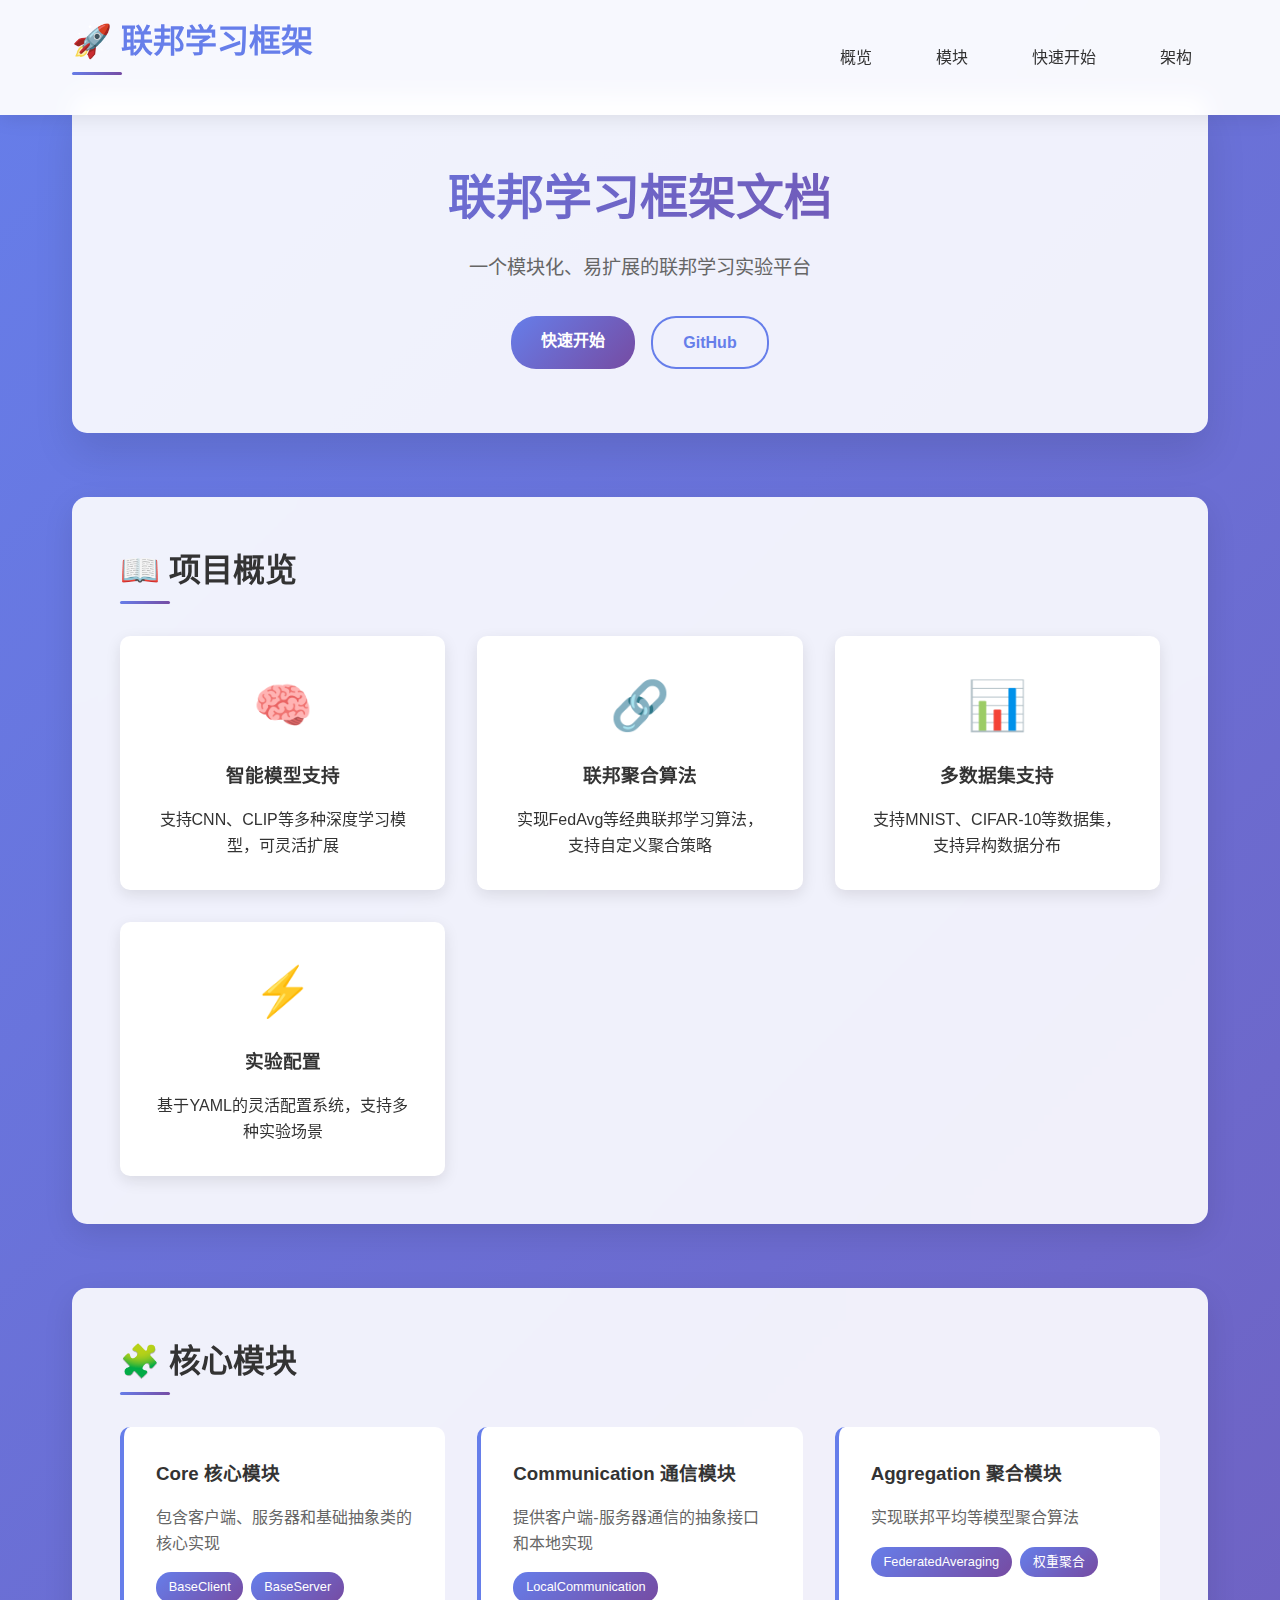
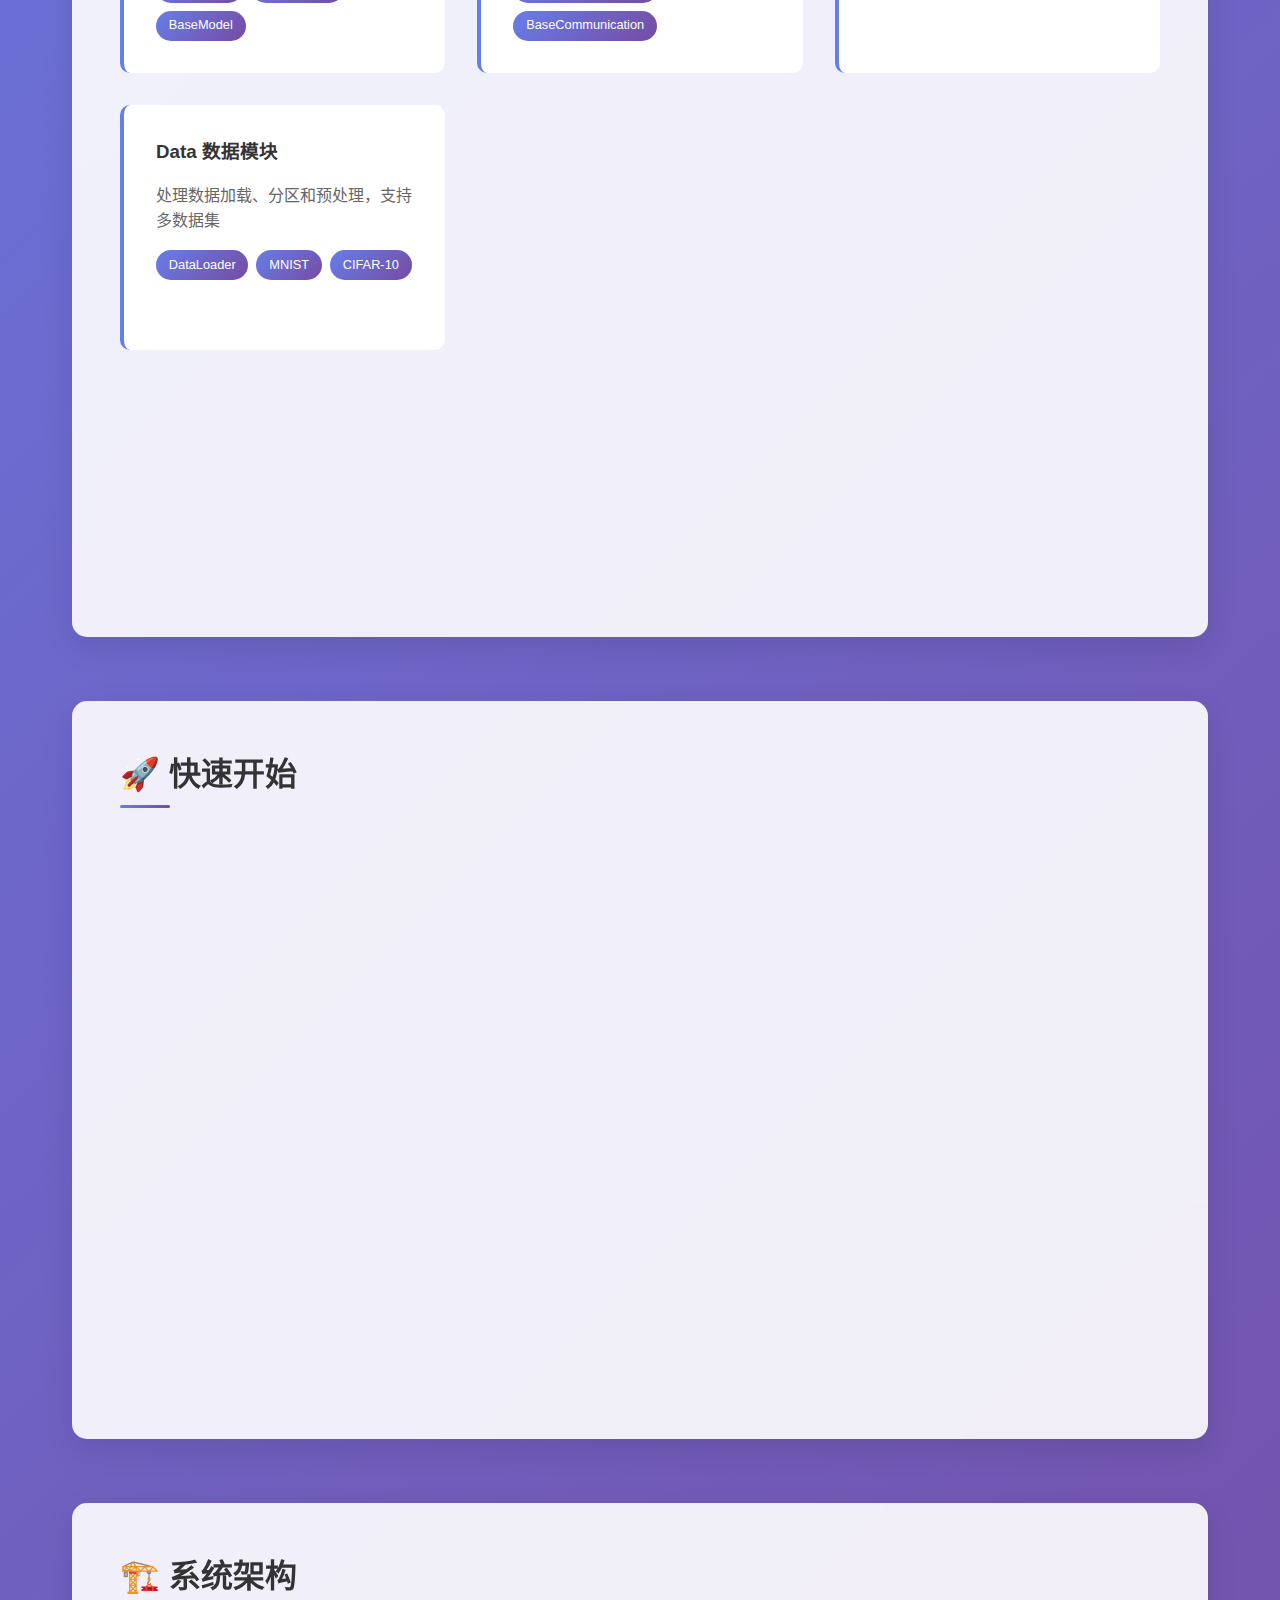
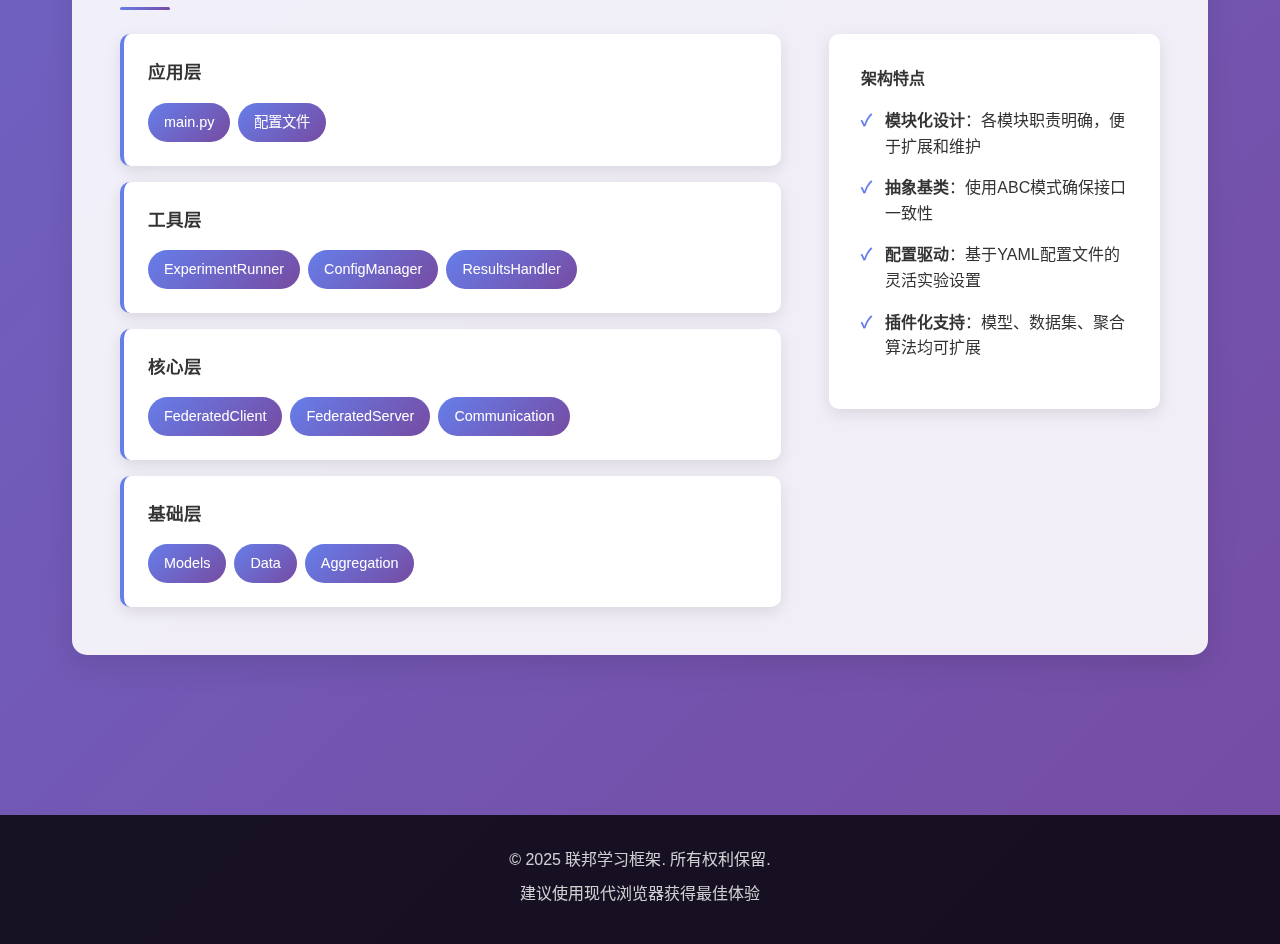
<file: docs/index.html>
<!DOCTYPE html>
<html lang="zh-CN">
<head>
    <meta charset="UTF-8">
    <meta name="viewport" content="width=device-width, initial-scale=1.0">
    <title>联邦学习框架 - 项目文档</title>
    <link rel="stylesheet" href="assets/style.css">
</head>
<body>
    <nav class="navbar">
        <div class="nav-container">
            <div class="nav-logo">
                <h2>🚀 联邦学习框架</h2>
            </div>
            <ul class="nav-menu">
                <li><a href="#overview" class="nav-link">概览</a></li>
                <li><a href="#modules" class="nav-link">模块</a></li>
                <li><a href="#quick-start" class="nav-link">快速开始</a></li>
                <li><a href="#architecture" class="nav-link">架构</a></li>
            </ul>
        </div>
    </nav>

    <div class="container">
        <header class="hero">
            <h1>联邦学习框架文档</h1>
            <p class="hero-subtitle">一个模块化、易扩展的联邦学习实验平台</p>
            <div class="hero-buttons">
                <a href="#quick-start" class="btn btn-primary">快速开始</a>
                <a href="https://github.com/iot-future/myWork" class="btn btn-secondary">GitHub</a>
            </div>
        </header>

        <section id="overview" class="section">
            <h2>📖 项目概览</h2>
            <div class="overview-grid">
                <div class="feature-card">
                    <div class="feature-icon">🧠</div>
                    <h3>智能模型支持</h3>
                    <p>支持CNN、CLIP等多种深度学习模型，可灵活扩展</p>
                </div>
                <div class="feature-card">
                    <div class="feature-icon">🔗</div>
                    <h3>联邦聚合算法</h3>
                    <p>实现FedAvg等经典联邦学习算法，支持自定义聚合策略</p>
                </div>
                <div class="feature-card">
                    <div class="feature-icon">📊</div>
                    <h3>多数据集支持</h3>
                    <p>支持MNIST、CIFAR-10等数据集，支持异构数据分布</p>
                </div>
                <div class="feature-card">
                    <div class="feature-icon">⚡</div>
                    <h3>实验配置</h3>
                    <p>基于YAML的灵活配置系统，支持多种实验场景</p>
                </div>
            </div>
        </section>

        <section id="modules" class="section">
            <h2>🧩 核心模块</h2>
            <div class="modules-grid">
                <div class="module-card">
                    <h3><a href="core.html">Core 核心模块</a></h3>
                    <p>包含客户端、服务器和基础抽象类的核心实现</p>
                    <div class="module-tags">
                        <span class="tag">BaseClient</span>
                        <span class="tag">BaseServer</span>
                        <span class="tag">BaseModel</span>
                    </div>
                </div>
                
                <div class="module-card">
                    <h3><a href="communication.html">Communication 通信模块</a></h3>
                    <p>提供客户端-服务器通信的抽象接口和本地实现</p>
                    <div class="module-tags">
                        <span class="tag">LocalCommunication</span>
                        <span class="tag">BaseCommunication</span>
                    </div>
                </div>
                
                <div class="module-card">
                    <h3><a href="aggregation.html">Aggregation 聚合模块</a></h3>
                    <p>实现联邦平均等模型聚合算法</p>
                    <div class="module-tags">
                        <span class="tag">FederatedAveraging</span>
                        <span class="tag">权重聚合</span>
                    </div>
                </div>
                
                <div class="module-card">
                    <h3><a href="data.html">Data 数据模块</a></h3>
                    <p>处理数据加载、分区和预处理，支持多数据集</p>
                    <div class="module-tags">
                        <span class="tag">DataLoader</span>
                        <span class="tag">MNIST</span>
                        <span class="tag">CIFAR-10</span>
                    </div>
                </div>
                
                <div class="module-card">
                    <h3><a href="models.html">Models 模型模块</a></h3>
                    <p>包含CNN、CLIP等深度学习模型实现</p>
                    <div class="module-tags">
                        <span class="tag">CNN</span>
                        <span class="tag">CLIP</span>
                        <span class="tag">BaseModel</span>
                    </div>
                </div>
                
                <div class="module-card">
                    <h3><a href="utils.html">Utils 工具模块</a></h3>
                    <p>提供配置管理、实验运行、结果处理等工具函数</p>
                    <div class="module-tags">
                        <span class="tag">ConfigManager</span>
                        <span class="tag">ExperimentRunner</span>
                        <span class="tag">ResultsHandler</span>
                    </div>
                </div>
                
                <div class="module-card">
                    <h3><a href="execution-flow.html">执行流程</a></h3>
                    <p>详解项目运行的完整生命周期和各模块的调用顺序</p>
                    <div class="module-tags">
                        <span class="tag">运行流程</span>
                        <span class="tag">模块调用</span>
                        <span class="tag">生命周期</span>
                    </div>
                </div>
            </div>
        </section>

        <section id="quick-start" class="section">
            <h2>🚀 快速开始</h2>
            <div class="quick-start-content">
                <div class="step">
                    <div class="step-number">1</div>
                    <div class="step-content">
                        <h3>安装依赖</h3>
                        <pre><code>pip install -r requirements.txt</code></pre>
                    </div>
                </div>
                
                <div class="step">
                    <div class="step-number">2</div>
                    <div class="step-content">
                        <h3>运行基础实验</h3>
                        <pre><code>python main.py --config configs/simple_mnist.yaml</code></pre>
                    </div>
                </div>
                
                <div class="step">
                    <div class="step-number">3</div>
                    <div class="step-content">
                        <h3>查看结果</h3>
                        <p>实验结果将在终端显示，包括各轮次的损失和准确率</p>
                    </div>
                </div>
            </div>
        </section>

        <section id="architecture" class="section">
            <h2>🏗️ 系统架构</h2>
            <div class="architecture-content">
                <div class="architecture-diagram">
                    <div class="arch-layer">
                        <h4>应用层</h4>
                        <div class="arch-components">
                            <span>main.py</span>
                            <span>配置文件</span>
                        </div>
                    </div>
                    <div class="arch-layer">
                        <h4>工具层</h4>
                        <div class="arch-components">
                            <span>ExperimentRunner</span>
                            <span>ConfigManager</span>
                            <span>ResultsHandler</span>
                        </div>
                    </div>
                    <div class="arch-layer">
                        <h4>核心层</h4>
                        <div class="arch-components">
                            <span>FederatedClient</span>
                            <span>FederatedServer</span>
                            <span>Communication</span>
                        </div>
                    </div>
                    <div class="arch-layer">
                        <h4>基础层</h4>
                        <div class="arch-components">
                            <span>Models</span>
                            <span>Data</span>
                            <span>Aggregation</span>
                        </div>
                    </div>
                </div>
                
                <div class="architecture-description">
                    <h4>架构特点</h4>
                    <ul>
                        <li><strong>模块化设计</strong>：各模块职责明确，便于扩展和维护</li>
                        <li><strong>抽象基类</strong>：使用ABC模式确保接口一致性</li>
                        <li><strong>配置驱动</strong>：基于YAML配置文件的灵活实验设置</li>
                        <li><strong>插件化支持</strong>：模型、数据集、聚合算法均可扩展</li>
                    </ul>
                </div>
            </div>
        </section>
    </div>

    <footer class="footer">
        <div class="footer-content">
            <p>&copy; 2025 联邦学习框架. 所有权利保留.</p>
            <p>建议使用现代浏览器获得最佳体验</p>
        </div>
    </footer>

    <script src="assets/script.js"></script>
</body>
</html>
</file>
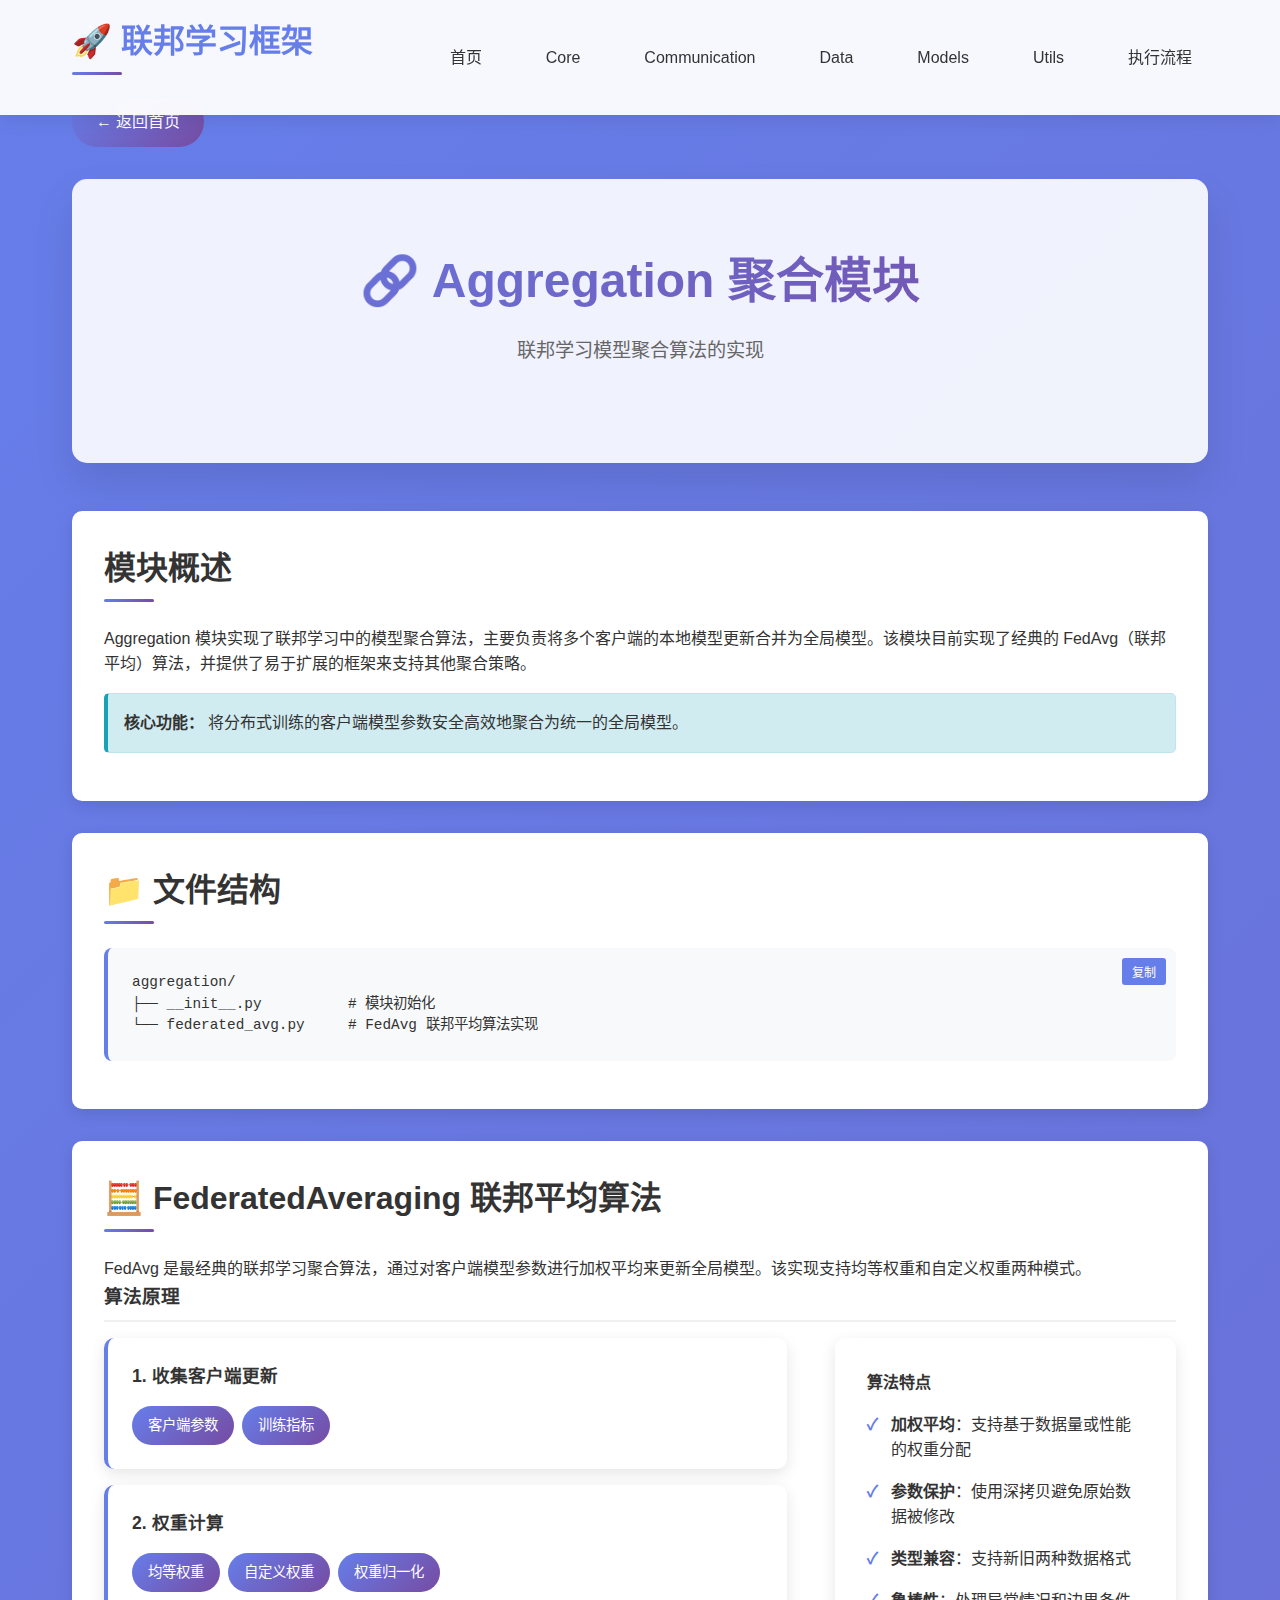
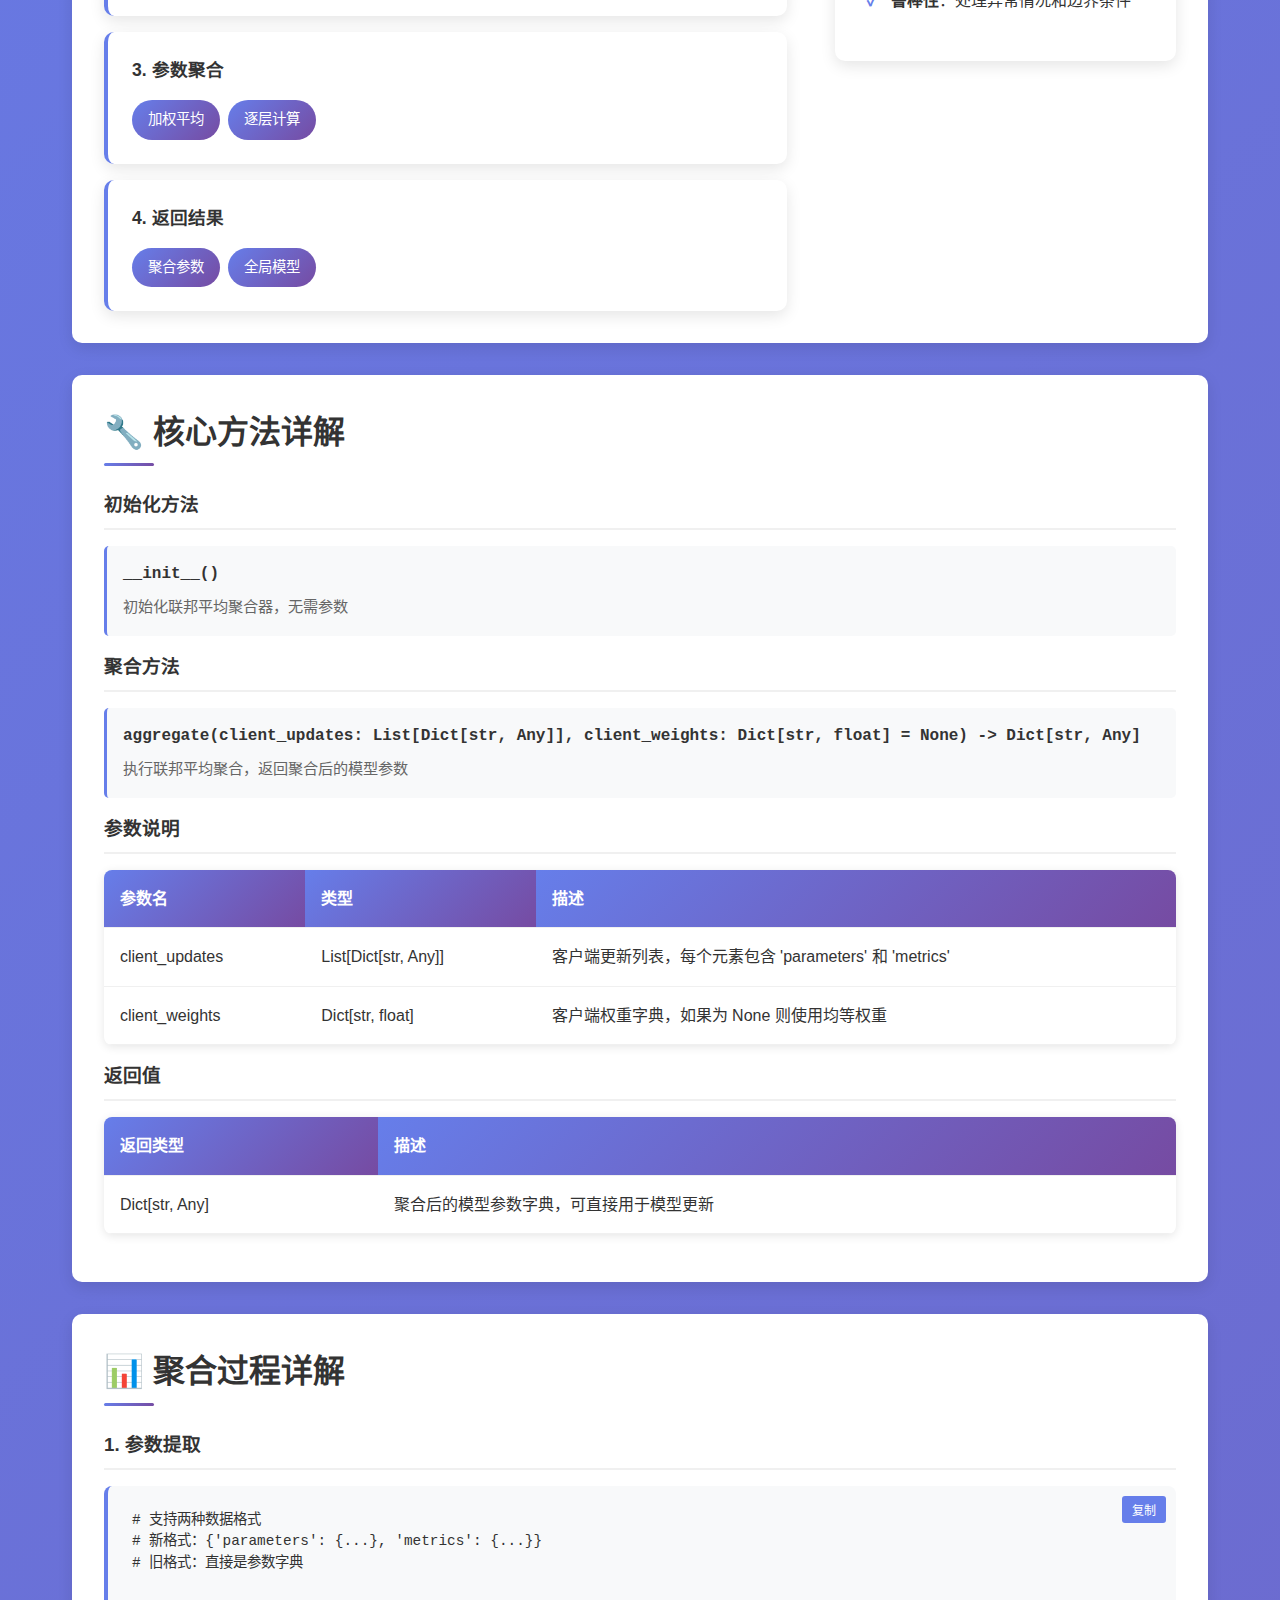
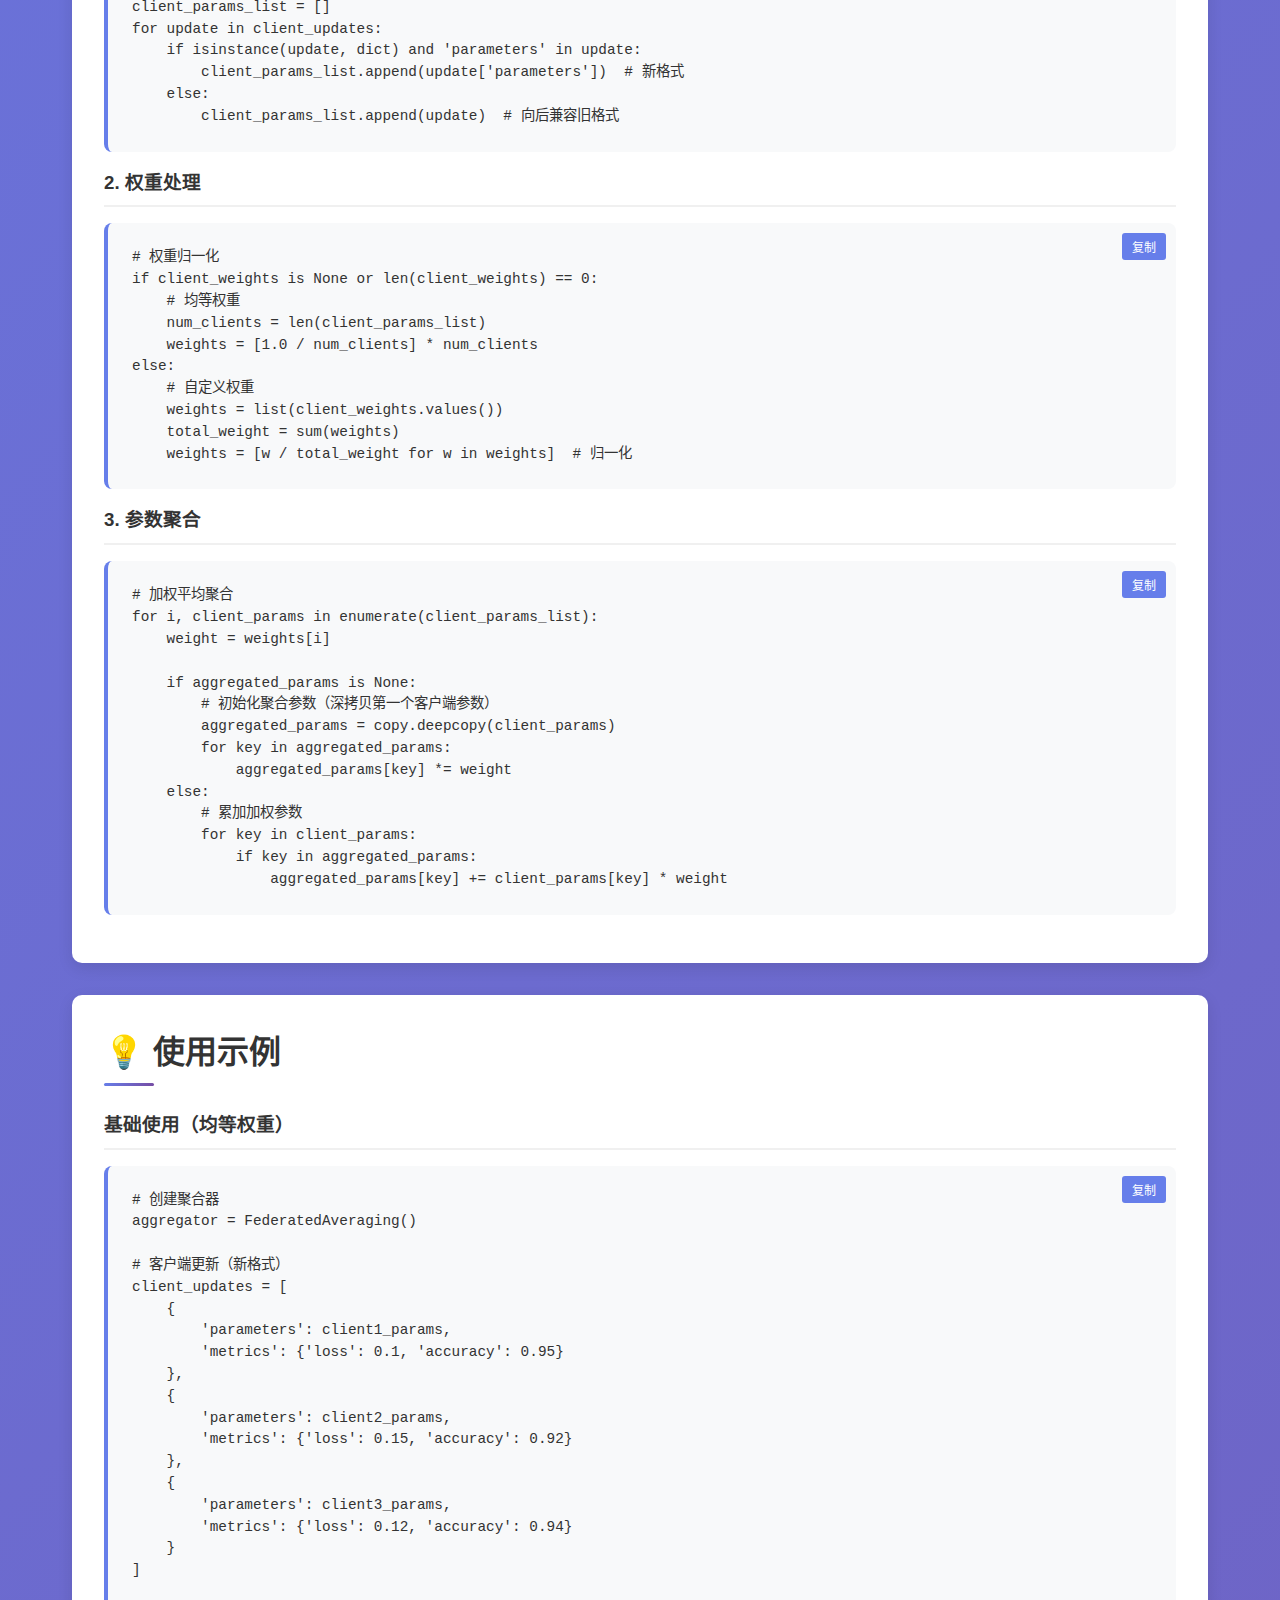
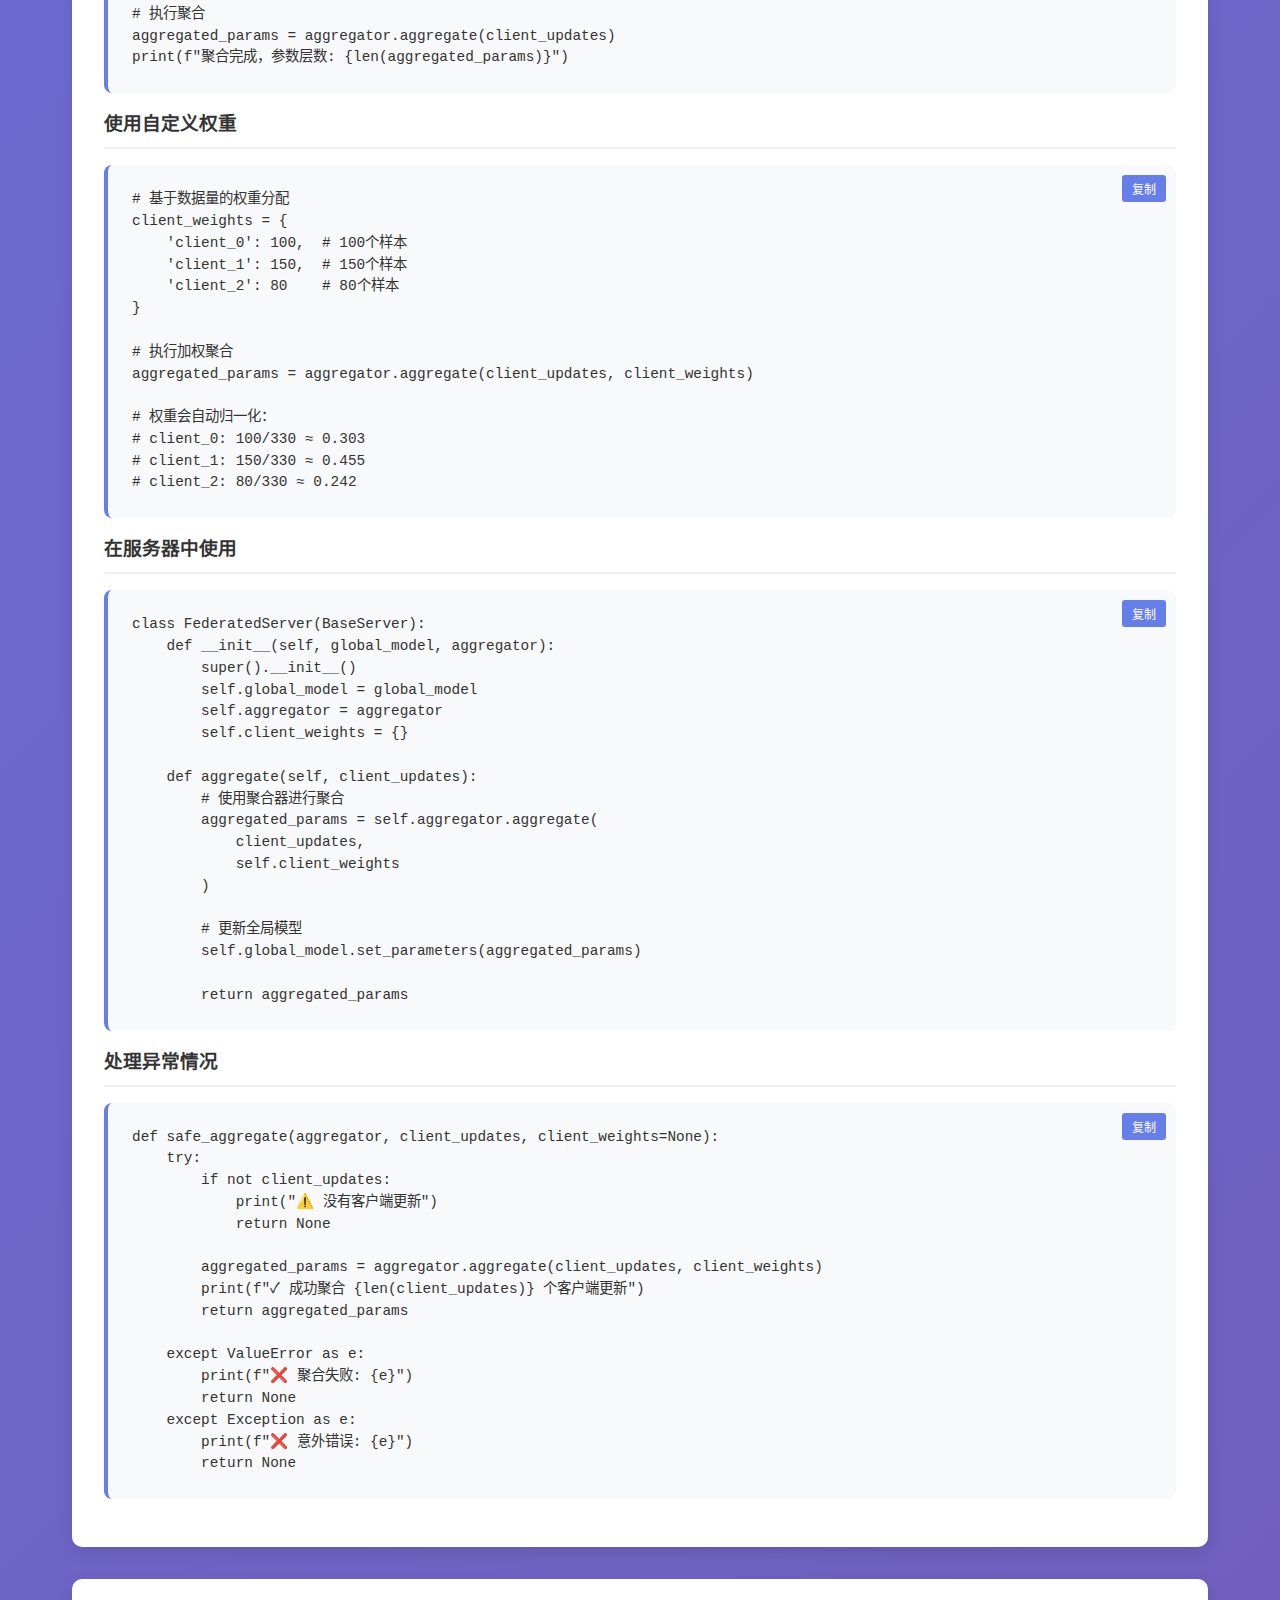
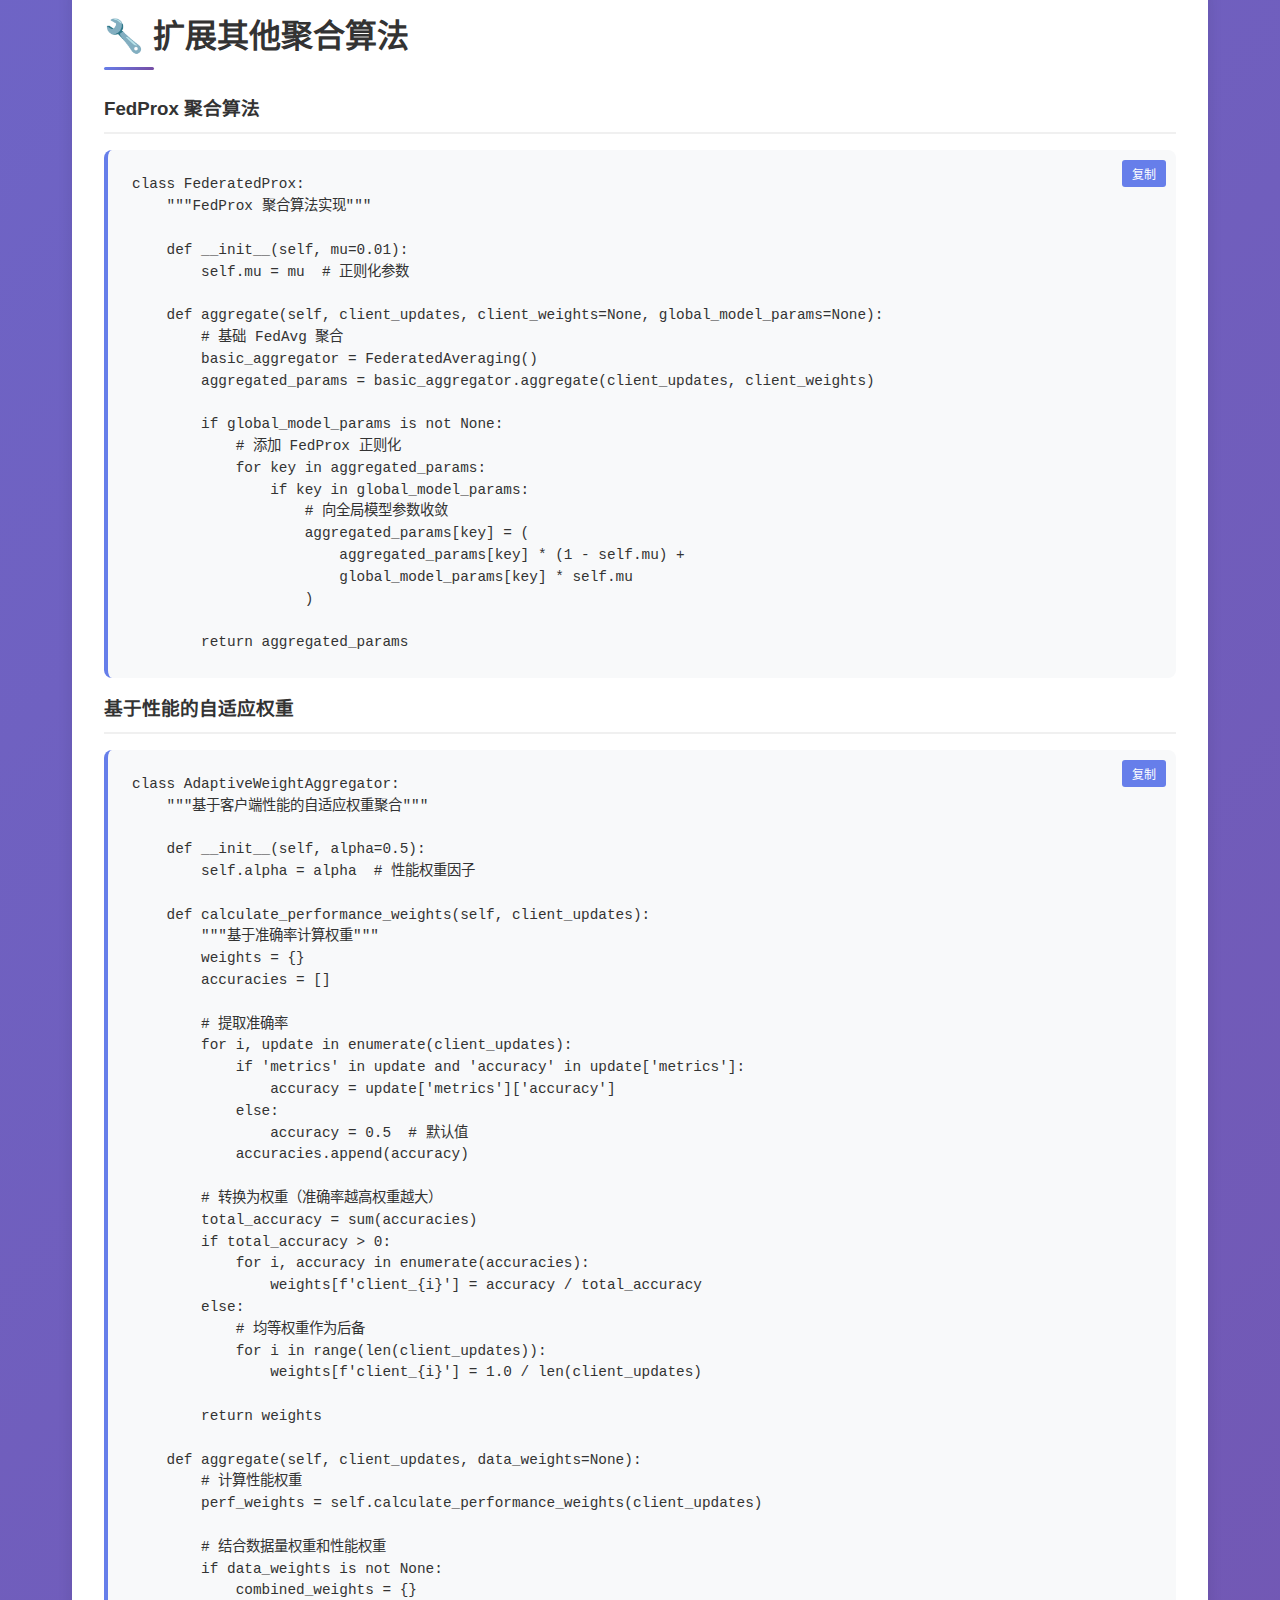
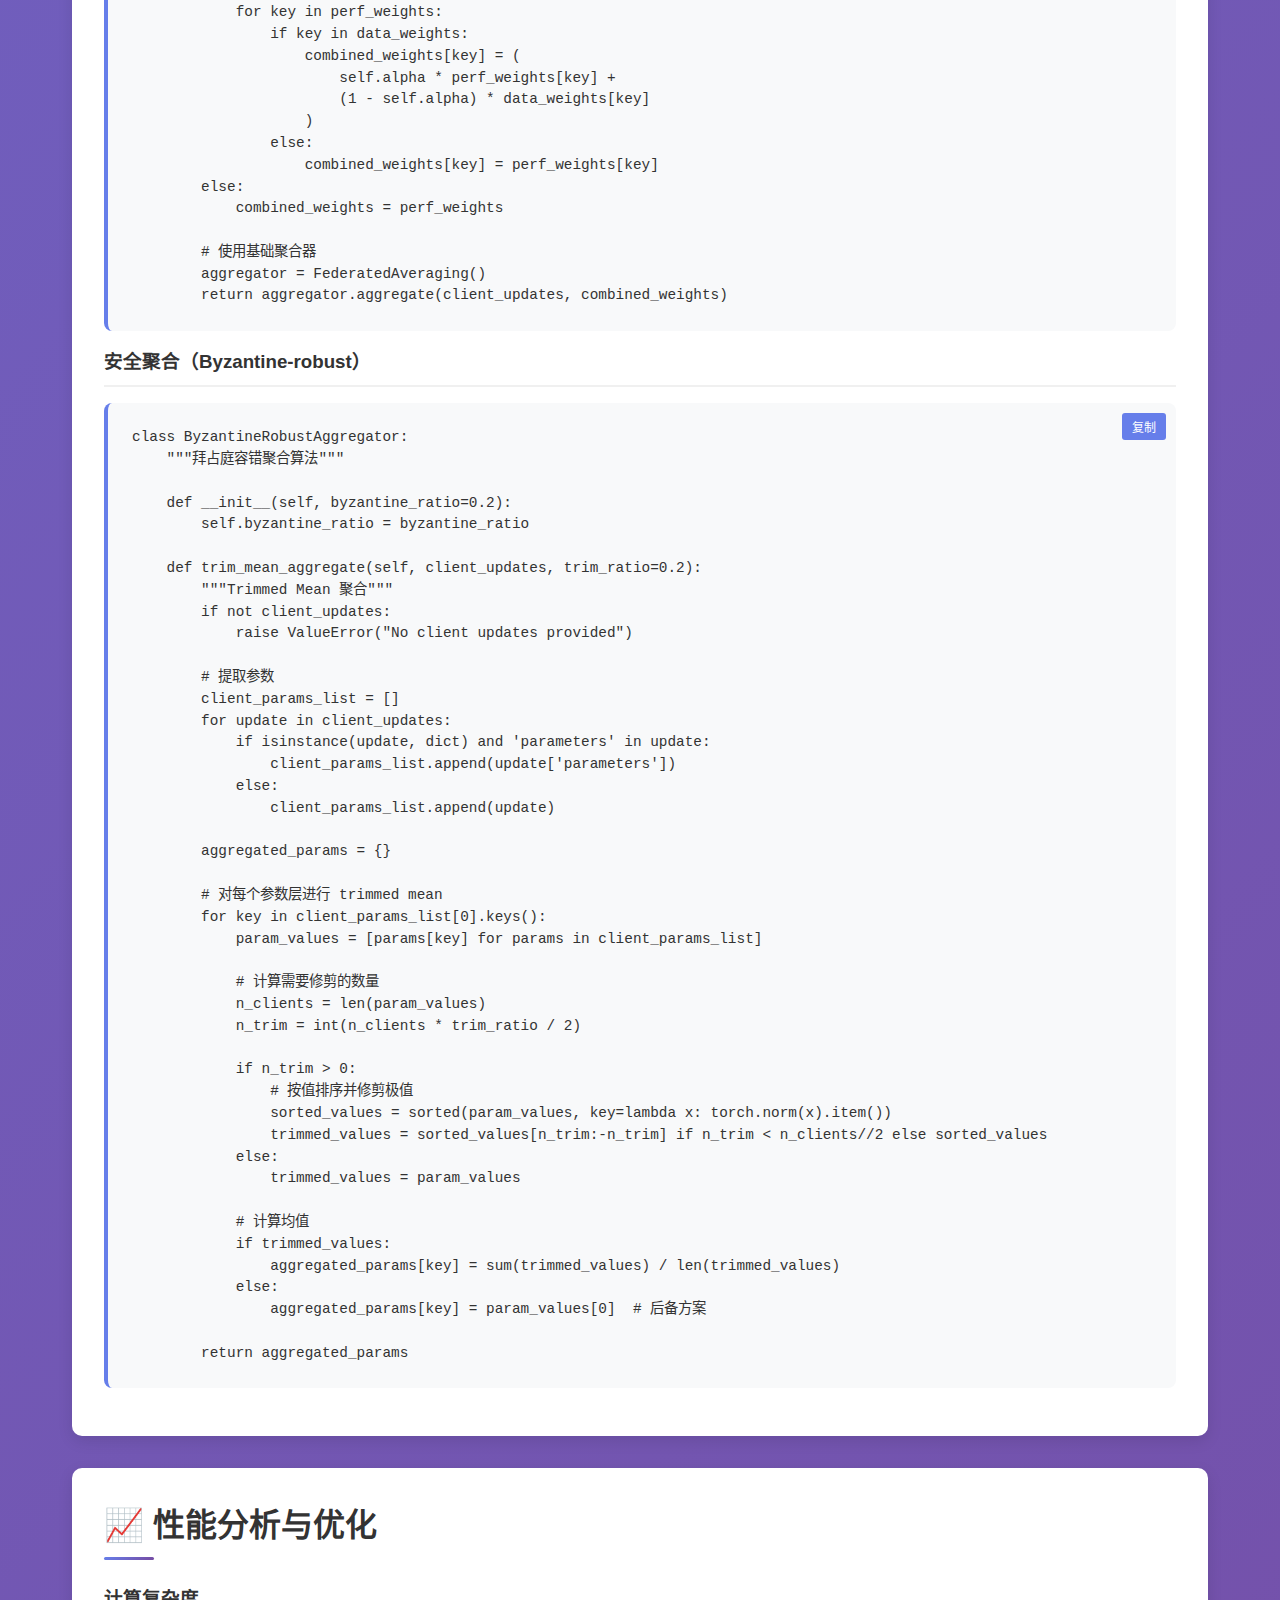
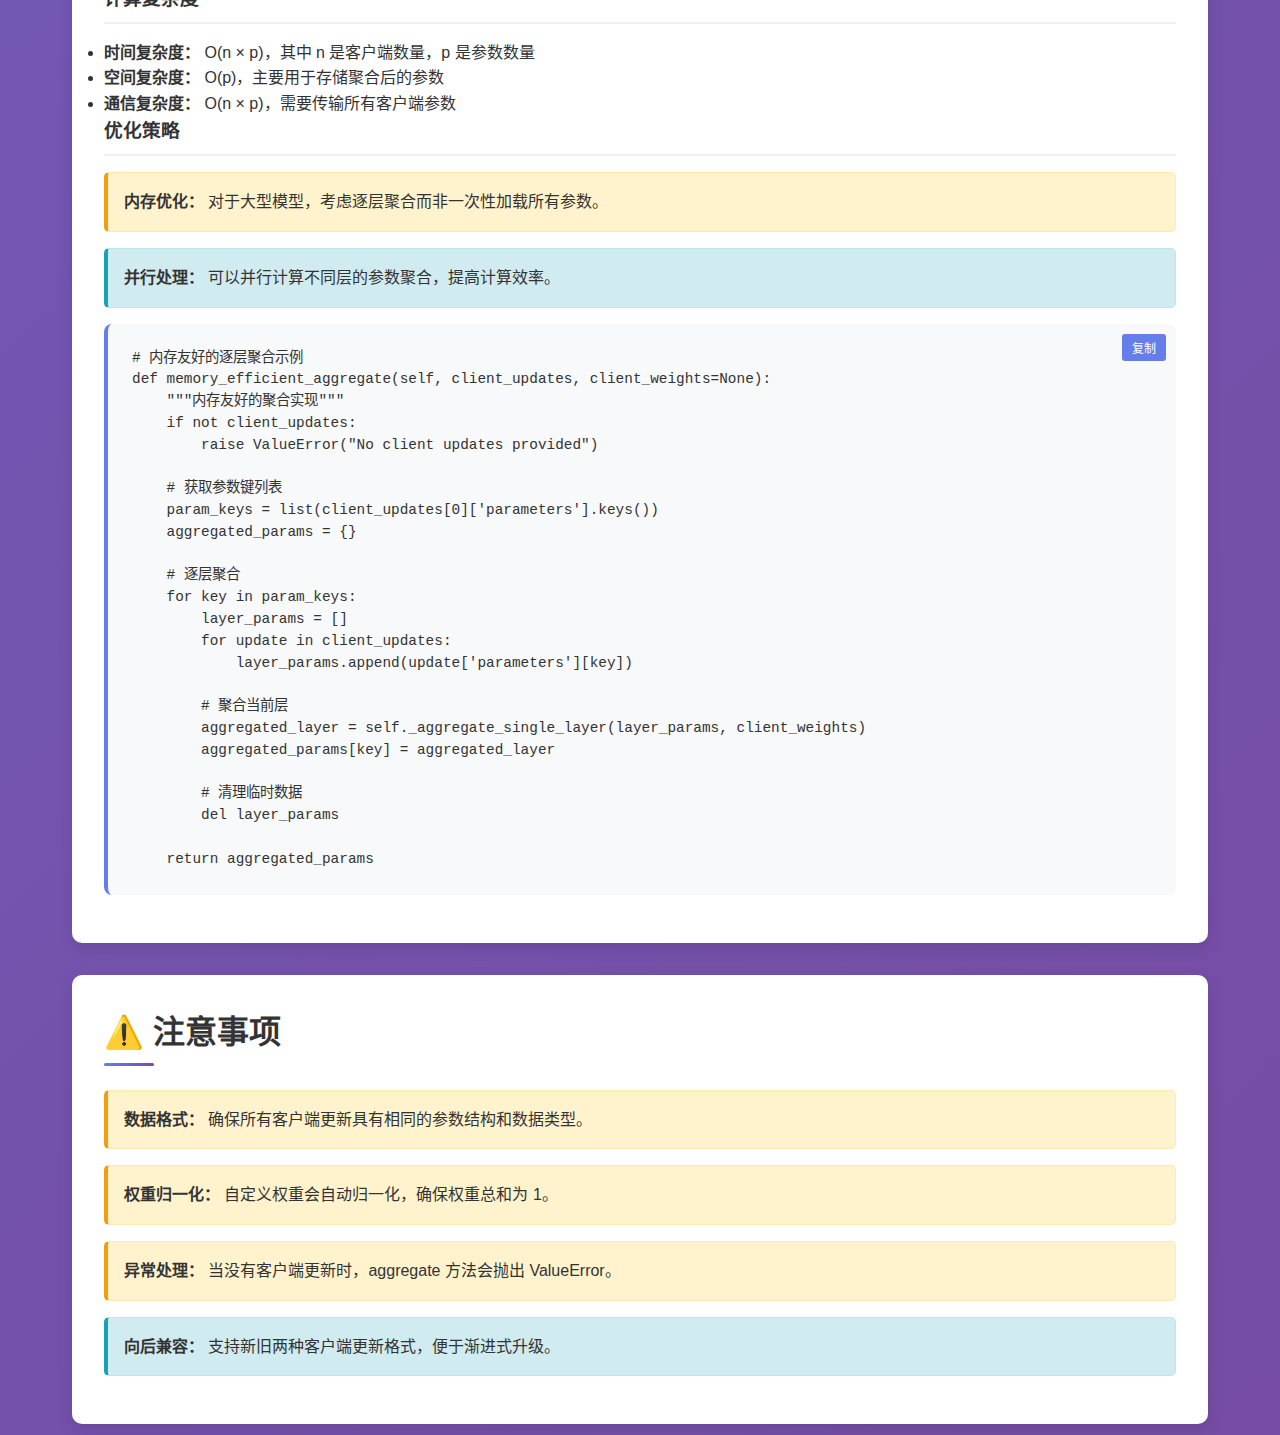
<file: docs/aggregation.html>
<!DOCTYPE html>
<html lang="zh-CN">
<head>
    <meta charset="UTF-8">
    <meta name="viewport" content="width=device-width, initial-scale=1.0">
    <title>Aggregation 聚合模块 - 联邦学习框架文档</title>
    <link rel="stylesheet" href="assets/style.css">
</head>
<body>
    <nav class="navbar">
        <div class="nav-container">
            <div class="nav-logo">
                <h2>🚀 联邦学习框架</h2>
            </div>
            <ul class="nav-menu">
                <li><a href="index.html" class="nav-link">首页</a></li>
                <li><a href="core.html" class="nav-link">Core</a></li>
                <li><a href="communication.html" class="nav-link">Communication</a></li>
                <li><a href="data.html" class="nav-link">Data</a></li>
                <li><a href="models.html" class="nav-link">Models</a></li>
                <li><a href="utils.html" class="nav-link">Utils</a></li>
                <li><a href="execution-flow.html" class="nav-link">执行流程</a></li>
            </ul>
        </div>
    </nav>

    <div class="container">
        <a href="index.html" class="back-button">← 返回首页</a>
        
        <header class="hero">
            <h1>🔗 Aggregation 聚合模块</h1>
            <p class="hero-subtitle">联邦学习模型聚合算法的实现</p>
        </header>

        <div class="content-section">
            <h2>模块概述</h2>
            <p>Aggregation 模块实现了联邦学习中的模型聚合算法，主要负责将多个客户端的本地模型更新合并为全局模型。该模块目前实现了经典的 FedAvg（联邦平均）算法，并提供了易于扩展的框架来支持其他聚合策略。</p>
            
            <div class="info-box">
                <strong>核心功能：</strong> 将分布式训练的客户端模型参数安全高效地聚合为统一的全局模型。
            </div>
        </div>

        <div class="content-section">
            <h2>📁 文件结构</h2>
            <pre><code>aggregation/
├── __init__.py          # 模块初始化
└── federated_avg.py     # FedAvg 联邦平均算法实现</code></pre>
        </div>

        <div class="content-section">
            <h2>🧮 FederatedAveraging 联邦平均算法</h2>
            <p>FedAvg 是最经典的联邦学习聚合算法，通过对客户端模型参数进行加权平均来更新全局模型。该实现支持均等权重和自定义权重两种模式。</p>
            
            <h3>算法原理</h3>
            <div class="architecture-content">
                <div class="architecture-diagram">
                    <div class="arch-layer">
                        <h4>1. 收集客户端更新</h4>
                        <div class="arch-components">
                            <span>客户端参数</span>
                            <span>训练指标</span>
                        </div>
                    </div>
                    <div class="arch-layer">
                        <h4>2. 权重计算</h4>
                        <div class="arch-components">
                            <span>均等权重</span>
                            <span>自定义权重</span>
                            <span>权重归一化</span>
                        </div>
                    </div>
                    <div class="arch-layer">
                        <h4>3. 参数聚合</h4>
                        <div class="arch-components">
                            <span>加权平均</span>
                            <span>逐层计算</span>
                        </div>
                    </div>
                    <div class="arch-layer">
                        <h4>4. 返回结果</h4>
                        <div class="arch-components">
                            <span>聚合参数</span>
                            <span>全局模型</span>
                        </div>
                    </div>
                </div>
                
                <div class="architecture-description">
                    <h4>算法特点</h4>
                    <ul>
                        <li><strong>加权平均</strong>：支持基于数据量或性能的权重分配</li>
                        <li><strong>参数保护</strong>：使用深拷贝避免原始数据被修改</li>
                        <li><strong>类型兼容</strong>：支持新旧两种数据格式</li>
                        <li><strong>鲁棒性</strong>：处理异常情况和边界条件</li>
                    </ul>
                </div>
            </div>
        </div>

        <div class="content-section">
            <h2>🔧 核心方法详解</h2>
            
            <h3>初始化方法</h3>
            <ul class="method-list">
                <li>
                    <div class="method-signature">__init__()</div>
                    <div class="method-description">初始化联邦平均聚合器，无需参数</div>
                </li>
            </ul>

            <h3>聚合方法</h3>
            <ul class="method-list">
                <li>
                    <div class="method-signature">aggregate(client_updates: List[Dict[str, Any]], client_weights: Dict[str, float] = None) -> Dict[str, Any]</div>
                    <div class="method-description">执行联邦平均聚合，返回聚合后的模型参数</div>
                </li>
            </ul>

            <h3>参数说明</h3>
            <table class="property-table">
                <tr>
                    <th>参数名</th>
                    <th>类型</th>
                    <th>描述</th>
                </tr>
                <tr>
                    <td>client_updates</td>
                    <td>List[Dict[str, Any]]</td>
                    <td>客户端更新列表，每个元素包含 'parameters' 和 'metrics'</td>
                </tr>
                <tr>
                    <td>client_weights</td>
                    <td>Dict[str, float]</td>
                    <td>客户端权重字典，如果为 None 则使用均等权重</td>
                </tr>
            </table>

            <h3>返回值</h3>
            <table class="property-table">
                <tr>
                    <th>返回类型</th>
                    <th>描述</th>
                </tr>
                <tr>
                    <td>Dict[str, Any]</td>
                    <td>聚合后的模型参数字典，可直接用于模型更新</td>
                </tr>
            </table>
        </div>

        <div class="content-section">
            <h2>📊 聚合过程详解</h2>
            
            <h3>1. 参数提取</h3>
            <pre><code># 支持两种数据格式
# 新格式：{'parameters': {...}, 'metrics': {...}}
# 旧格式：直接是参数字典

client_params_list = []
for update in client_updates:
    if isinstance(update, dict) and 'parameters' in update:
        client_params_list.append(update['parameters'])  # 新格式
    else:
        client_params_list.append(update)  # 向后兼容旧格式</code></pre>

            <h3>2. 权重处理</h3>
            <pre><code># 权重归一化
if client_weights is None or len(client_weights) == 0:
    # 均等权重
    num_clients = len(client_params_list)
    weights = [1.0 / num_clients] * num_clients
else:
    # 自定义权重
    weights = list(client_weights.values())
    total_weight = sum(weights)
    weights = [w / total_weight for w in weights]  # 归一化</code></pre>

            <h3>3. 参数聚合</h3>
            <pre><code># 加权平均聚合
for i, client_params in enumerate(client_params_list):
    weight = weights[i]
    
    if aggregated_params is None:
        # 初始化聚合参数（深拷贝第一个客户端参数）
        aggregated_params = copy.deepcopy(client_params)
        for key in aggregated_params:
            aggregated_params[key] *= weight
    else:
        # 累加加权参数
        for key in client_params:
            if key in aggregated_params:
                aggregated_params[key] += client_params[key] * weight</code></pre>
        </div>

        <div class="content-section">
            <h2>💡 使用示例</h2>
            
            <h3>基础使用（均等权重）</h3>
            <pre><code># 创建聚合器
aggregator = FederatedAveraging()

# 客户端更新（新格式）
client_updates = [
    {
        'parameters': client1_params,
        'metrics': {'loss': 0.1, 'accuracy': 0.95}
    },
    {
        'parameters': client2_params,
        'metrics': {'loss': 0.15, 'accuracy': 0.92}
    },
    {
        'parameters': client3_params,
        'metrics': {'loss': 0.12, 'accuracy': 0.94}
    }
]

# 执行聚合
aggregated_params = aggregator.aggregate(client_updates)
print(f"聚合完成，参数层数: {len(aggregated_params)}")</code></pre>

            <h3>使用自定义权重</h3>
            <pre><code># 基于数据量的权重分配
client_weights = {
    'client_0': 100,  # 100个样本
    'client_1': 150,  # 150个样本
    'client_2': 80    # 80个样本
}

# 执行加权聚合
aggregated_params = aggregator.aggregate(client_updates, client_weights)

# 权重会自动归一化：
# client_0: 100/330 ≈ 0.303
# client_1: 150/330 ≈ 0.455  
# client_2: 80/330 ≈ 0.242</code></pre>

            <h3>在服务器中使用</h3>
            <pre><code>class FederatedServer(BaseServer):
    def __init__(self, global_model, aggregator):
        super().__init__()
        self.global_model = global_model
        self.aggregator = aggregator
        self.client_weights = {}
    
    def aggregate(self, client_updates):
        # 使用聚合器进行聚合
        aggregated_params = self.aggregator.aggregate(
            client_updates, 
            self.client_weights
        )
        
        # 更新全局模型
        self.global_model.set_parameters(aggregated_params)
        
        return aggregated_params</code></pre>

            <h3>处理异常情况</h3>
            <pre><code>def safe_aggregate(aggregator, client_updates, client_weights=None):
    try:
        if not client_updates:
            print("⚠️ 没有客户端更新")
            return None
        
        aggregated_params = aggregator.aggregate(client_updates, client_weights)
        print(f"✓ 成功聚合 {len(client_updates)} 个客户端更新")
        return aggregated_params
        
    except ValueError as e:
        print(f"❌ 聚合失败: {e}")
        return None
    except Exception as e:
        print(f"❌ 意外错误: {e}")
        return None</code></pre>
        </div>

        <div class="content-section">
            <h2>🔧 扩展其他聚合算法</h2>
            
            <h3>FedProx 聚合算法</h3>
            <pre><code>class FederatedProx:
    """FedProx 聚合算法实现"""
    
    def __init__(self, mu=0.01):
        self.mu = mu  # 正则化参数
    
    def aggregate(self, client_updates, client_weights=None, global_model_params=None):
        # 基础 FedAvg 聚合
        basic_aggregator = FederatedAveraging()
        aggregated_params = basic_aggregator.aggregate(client_updates, client_weights)
        
        if global_model_params is not None:
            # 添加 FedProx 正则化
            for key in aggregated_params:
                if key in global_model_params:
                    # 向全局模型参数收敛
                    aggregated_params[key] = (
                        aggregated_params[key] * (1 - self.mu) + 
                        global_model_params[key] * self.mu
                    )
        
        return aggregated_params</code></pre>

            <h3>基于性能的自适应权重</h3>
            <pre><code>class AdaptiveWeightAggregator:
    """基于客户端性能的自适应权重聚合"""
    
    def __init__(self, alpha=0.5):
        self.alpha = alpha  # 性能权重因子
    
    def calculate_performance_weights(self, client_updates):
        """基于准确率计算权重"""
        weights = {}
        accuracies = []
        
        # 提取准确率
        for i, update in enumerate(client_updates):
            if 'metrics' in update and 'accuracy' in update['metrics']:
                accuracy = update['metrics']['accuracy']
            else:
                accuracy = 0.5  # 默认值
            accuracies.append(accuracy)
        
        # 转换为权重（准确率越高权重越大）
        total_accuracy = sum(accuracies)
        if total_accuracy > 0:
            for i, accuracy in enumerate(accuracies):
                weights[f'client_{i}'] = accuracy / total_accuracy
        else:
            # 均等权重作为后备
            for i in range(len(client_updates)):
                weights[f'client_{i}'] = 1.0 / len(client_updates)
        
        return weights
    
    def aggregate(self, client_updates, data_weights=None):
        # 计算性能权重
        perf_weights = self.calculate_performance_weights(client_updates)
        
        # 结合数据量权重和性能权重
        if data_weights is not None:
            combined_weights = {}
            for key in perf_weights:
                if key in data_weights:
                    combined_weights[key] = (
                        self.alpha * perf_weights[key] + 
                        (1 - self.alpha) * data_weights[key]
                    )
                else:
                    combined_weights[key] = perf_weights[key]
        else:
            combined_weights = perf_weights
        
        # 使用基础聚合器
        aggregator = FederatedAveraging()
        return aggregator.aggregate(client_updates, combined_weights)</code></pre>

            <h3>安全聚合（Byzantine-robust）</h3>
            <pre><code>class ByzantineRobustAggregator:
    """拜占庭容错聚合算法"""
    
    def __init__(self, byzantine_ratio=0.2):
        self.byzantine_ratio = byzantine_ratio
    
    def trim_mean_aggregate(self, client_updates, trim_ratio=0.2):
        """Trimmed Mean 聚合"""
        if not client_updates:
            raise ValueError("No client updates provided")
        
        # 提取参数
        client_params_list = []
        for update in client_updates:
            if isinstance(update, dict) and 'parameters' in update:
                client_params_list.append(update['parameters'])
            else:
                client_params_list.append(update)
        
        aggregated_params = {}
        
        # 对每个参数层进行 trimmed mean
        for key in client_params_list[0].keys():
            param_values = [params[key] for params in client_params_list]
            
            # 计算需要修剪的数量
            n_clients = len(param_values)
            n_trim = int(n_clients * trim_ratio / 2)
            
            if n_trim > 0:
                # 按值排序并修剪极值
                sorted_values = sorted(param_values, key=lambda x: torch.norm(x).item())
                trimmed_values = sorted_values[n_trim:-n_trim] if n_trim < n_clients//2 else sorted_values
            else:
                trimmed_values = param_values
            
            # 计算均值
            if trimmed_values:
                aggregated_params[key] = sum(trimmed_values) / len(trimmed_values)
            else:
                aggregated_params[key] = param_values[0]  # 后备方案
        
        return aggregated_params</code></pre>
        </div>

        <div class="content-section">
            <h2>📈 性能分析与优化</h2>
            
            <h3>计算复杂度</h3>
            <ul>
                <li><strong>时间复杂度：</strong> O(n × p)，其中 n 是客户端数量，p 是参数数量</li>
                <li><strong>空间复杂度：</strong> O(p)，主要用于存储聚合后的参数</li>
                <li><strong>通信复杂度：</strong> O(n × p)，需要传输所有客户端参数</li>
            </ul>

            <h3>优化策略</h3>
            <div class="warning-box">
                <strong>内存优化：</strong> 对于大型模型，考虑逐层聚合而非一次性加载所有参数。
            </div>
            
            <div class="info-box">
                <strong>并行处理：</strong> 可以并行计算不同层的参数聚合，提高计算效率。
            </div>
            
            <pre><code># 内存友好的逐层聚合示例
def memory_efficient_aggregate(self, client_updates, client_weights=None):
    """内存友好的聚合实现"""
    if not client_updates:
        raise ValueError("No client updates provided")
    
    # 获取参数键列表
    param_keys = list(client_updates[0]['parameters'].keys())
    aggregated_params = {}
    
    # 逐层聚合
    for key in param_keys:
        layer_params = []
        for update in client_updates:
            layer_params.append(update['parameters'][key])
        
        # 聚合当前层
        aggregated_layer = self._aggregate_single_layer(layer_params, client_weights)
        aggregated_params[key] = aggregated_layer
        
        # 清理临时数据
        del layer_params
    
    return aggregated_params</code></pre>
        </div>

        <div class="content-section">
            <h2>⚠️ 注意事项</h2>
            <div class="warning-box">
                <strong>数据格式：</strong> 确保所有客户端更新具有相同的参数结构和数据类型。
            </div>
            
            <div class="warning-box">
                <strong>权重归一化：</strong> 自定义权重会自动归一化，确保权重总和为 1。
            </div>
            
            <div class="warning-box">
                <strong>异常处理：</strong> 当没有客户端更新时，aggregate 方法会抛出 ValueError。
            </div>
            
            <div class="info-box">
                <strong>向后兼容：</strong> 支持新旧两种客户端更新格式，便于渐进式升级。
            </div>
        </div>
    </div>

    <footer class="footer">
        <div class="footer-content">
            <p>&copy; 2025 联邦学习框架. 所有权利保留.</p>
            <p><a href="communication.html">上一页：Communication 模块</a> | <a href="data.html">下一页：Data 模块</a></p>
        </div>
    </footer>

    <script src="assets/script.js"></script>
</body>
</html>
</file>
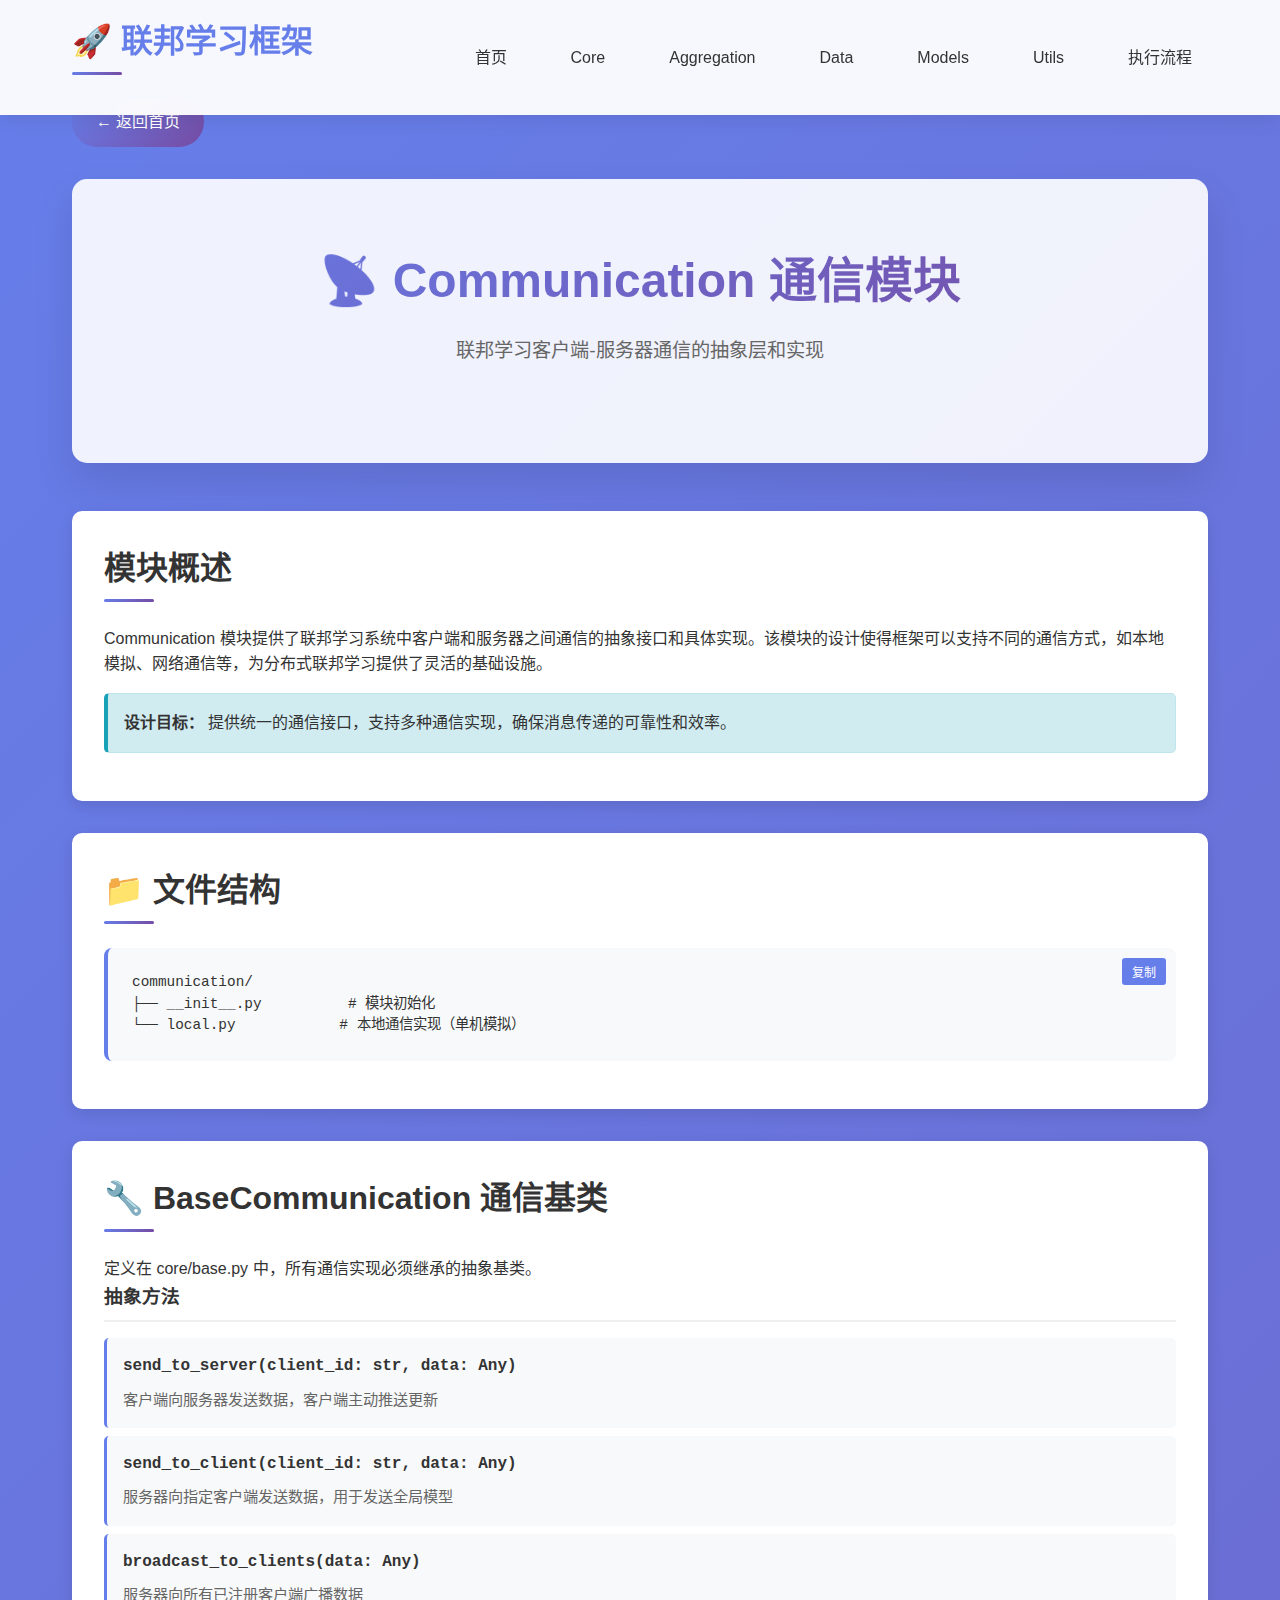
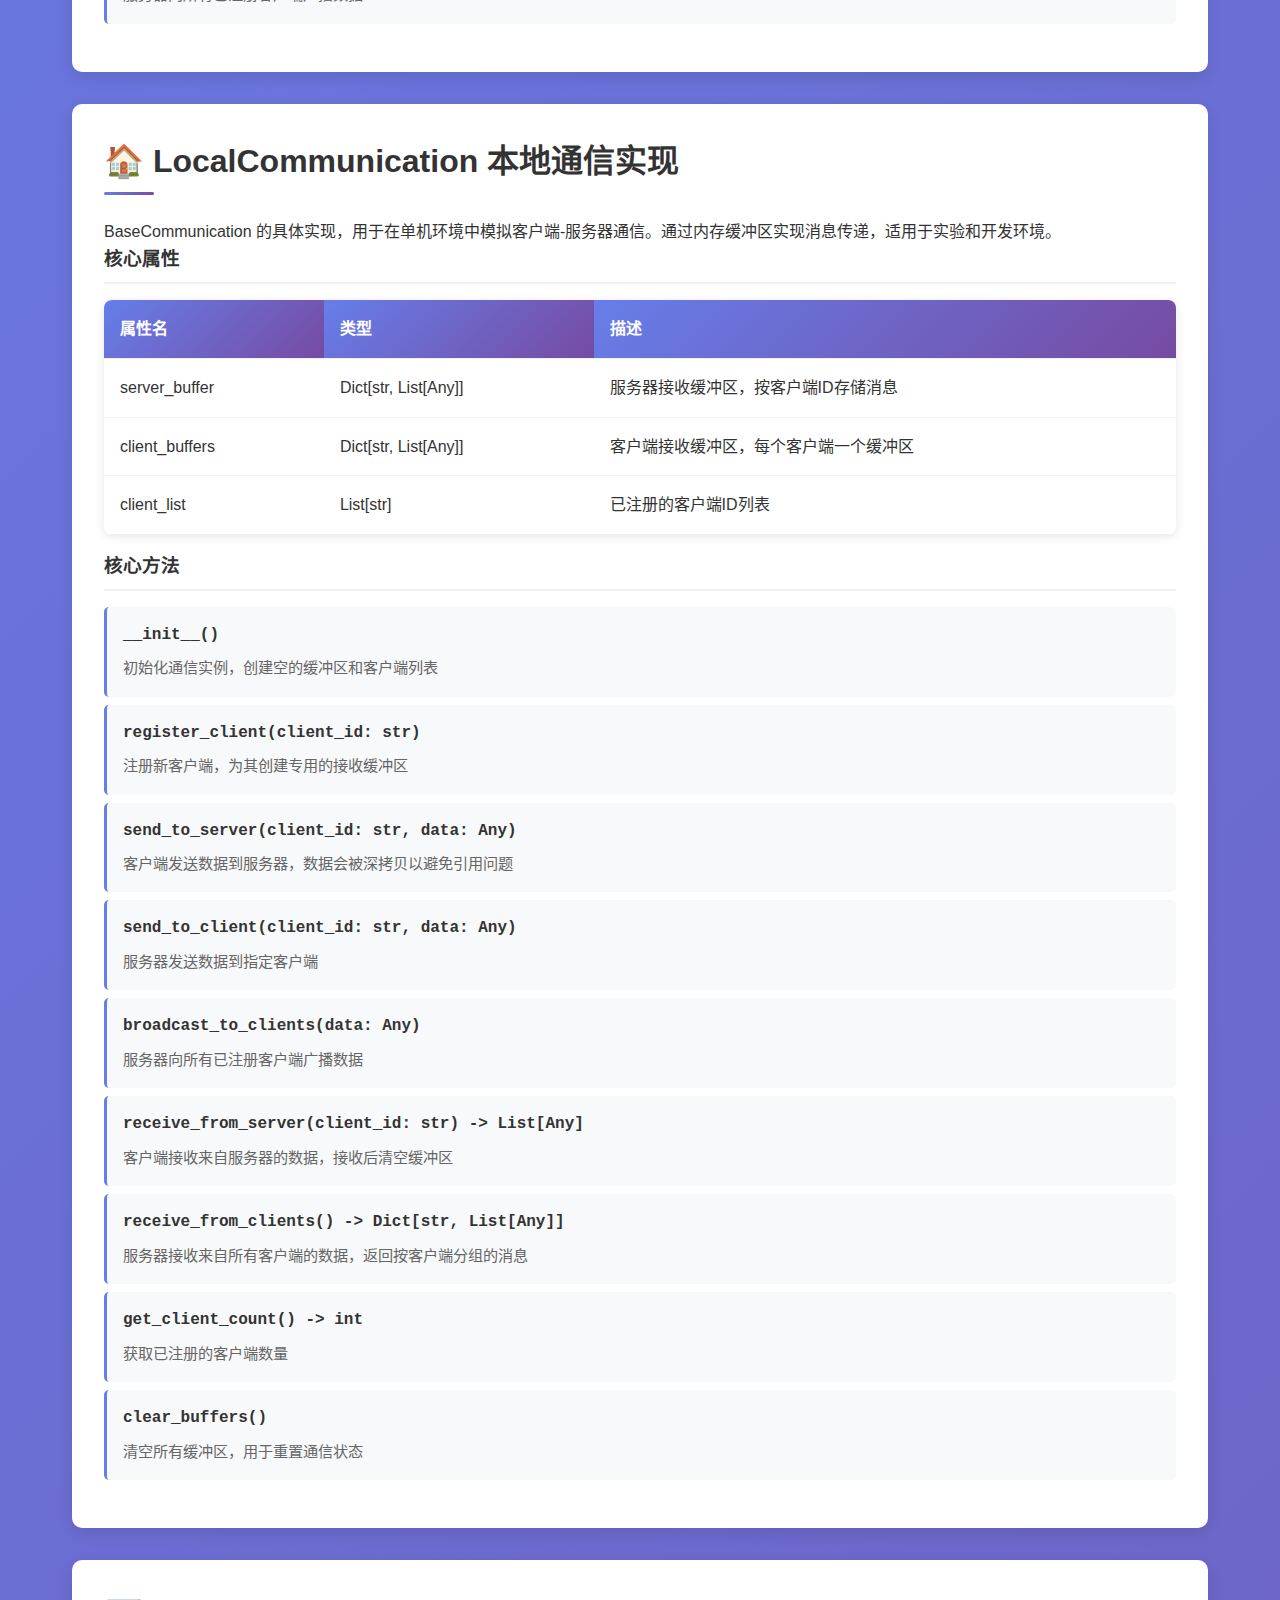
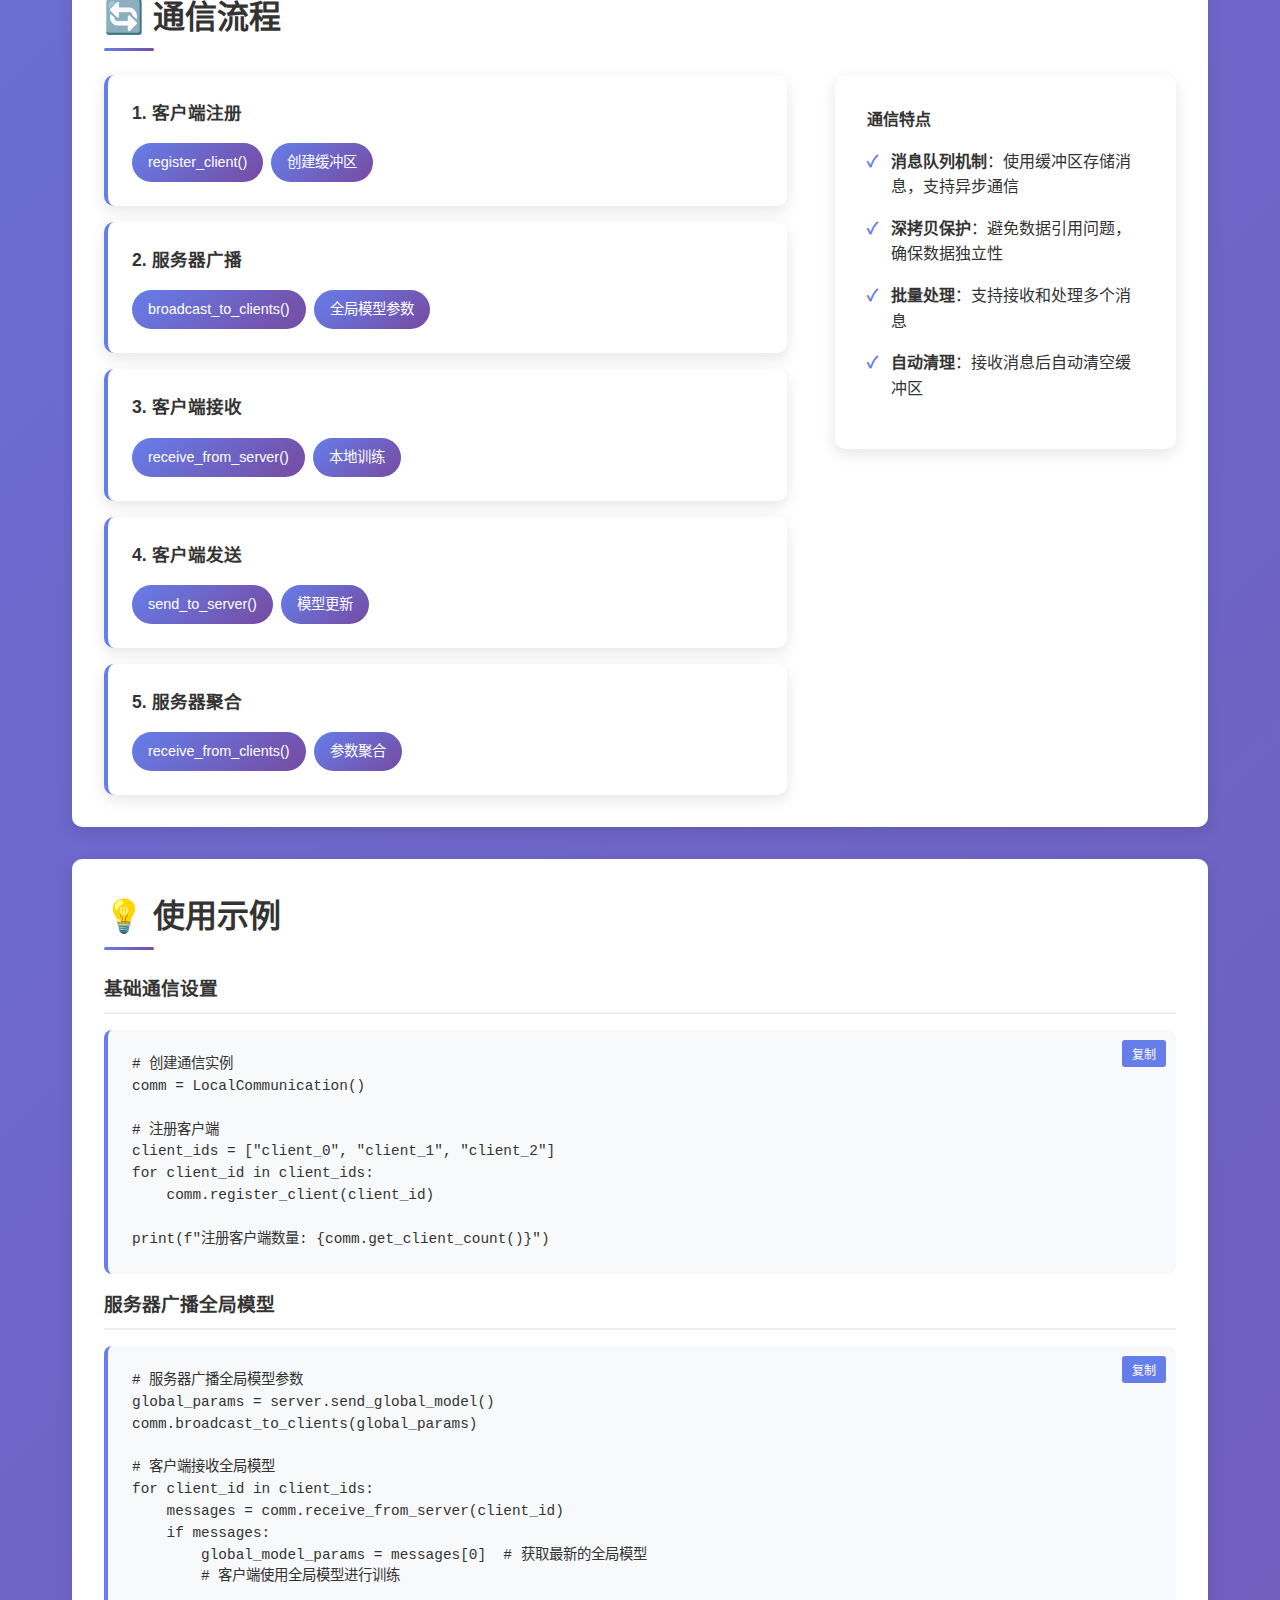
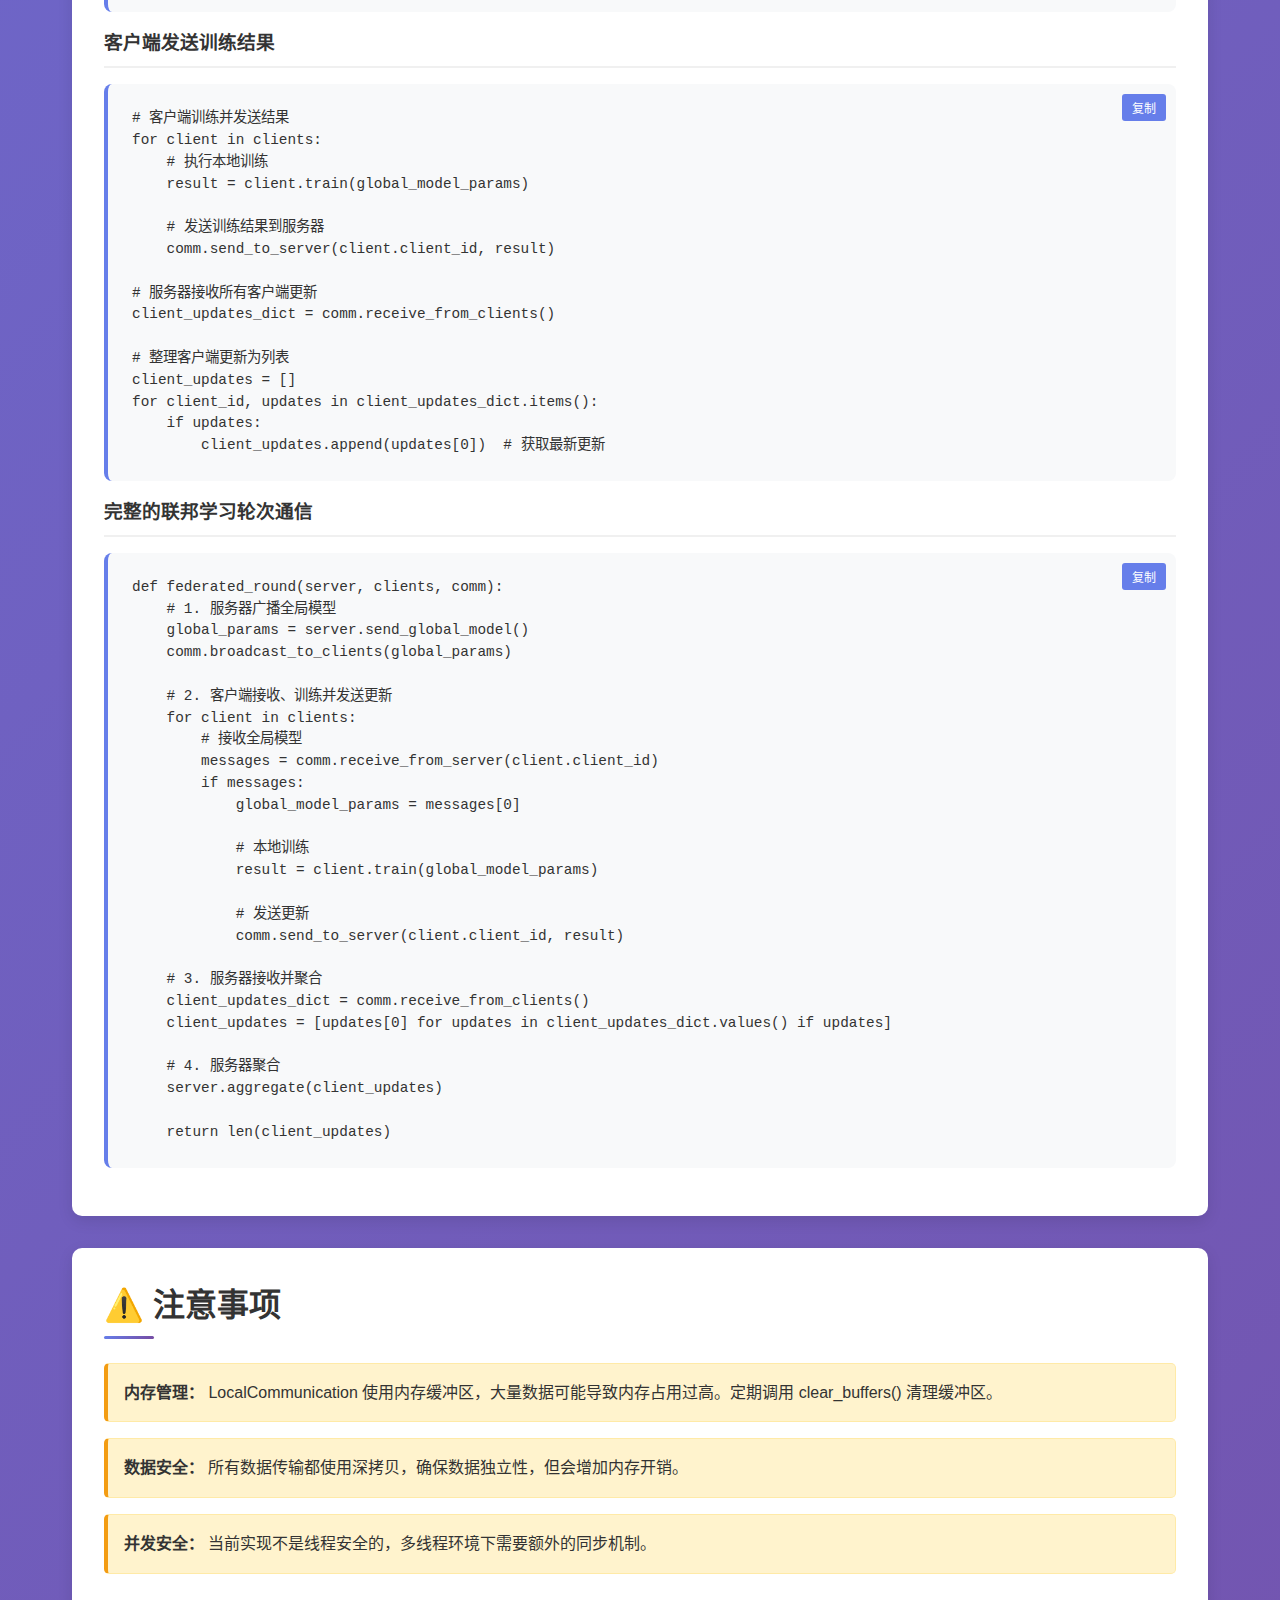
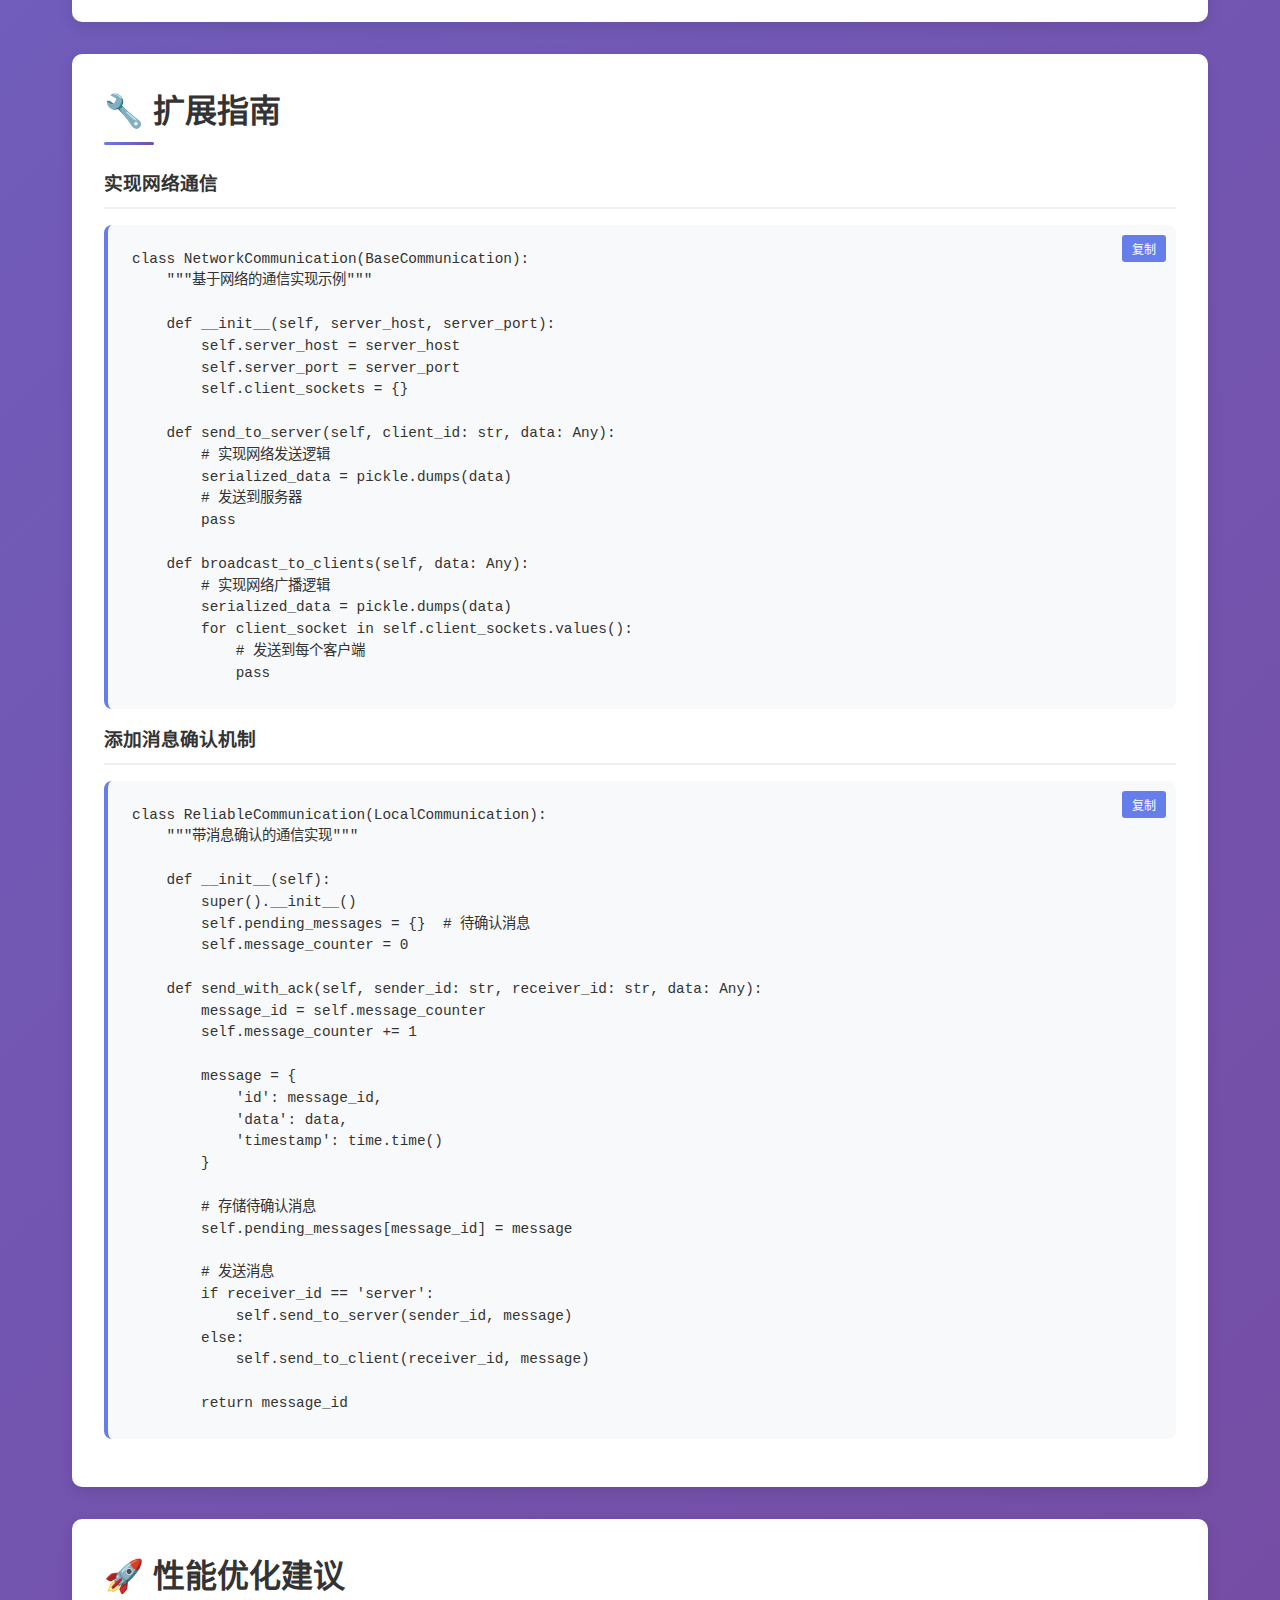
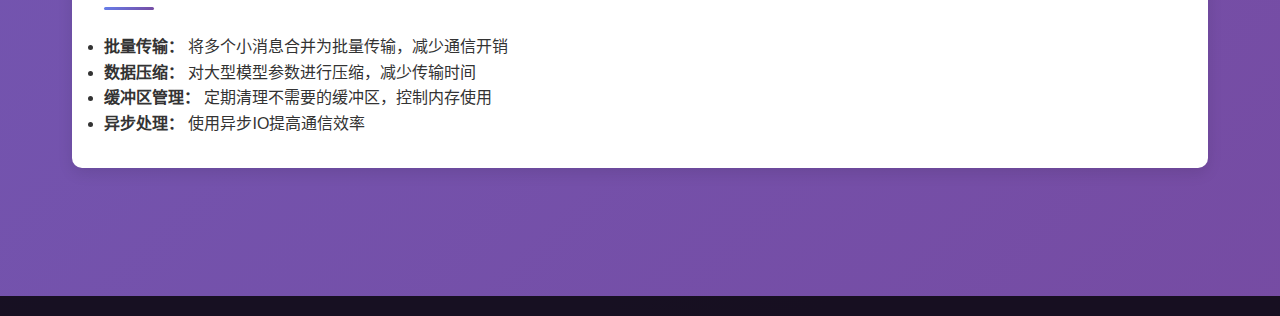
<file: docs/communication.html>
<!DOCTYPE html>
<html lang="zh-CN">
<head>
    <meta charset="UTF-8">
    <meta name="viewport" content="width=device-width, initial-scale=1.0">
    <title>Communication 通信模块 - 联邦学习框架文档</title>
    <link rel="stylesheet" href="assets/style.css">
</head>
<body>
    <nav class="navbar">
        <div class="nav-container">
            <div class="nav-logo">
                <h2>🚀 联邦学习框架</h2>
            </div>
            <ul class="nav-menu">
                <li><a href="index.html" class="nav-link">首页</a></li>
                <li><a href="core.html" class="nav-link">Core</a></li>
                <li><a href="aggregation.html" class="nav-link">Aggregation</a></li>
                <li><a href="data.html" class="nav-link">Data</a></li>
                <li><a href="models.html" class="nav-link">Models</a></li>
                <li><a href="utils.html" class="nav-link">Utils</a></li>
                <li><a href="execution-flow.html" class="nav-link">执行流程</a></li>
            </ul>
        </div>
    </nav>

    <div class="container">
        <a href="index.html" class="back-button">← 返回首页</a>
        
        <header class="hero">
            <h1>📡 Communication 通信模块</h1>
            <p class="hero-subtitle">联邦学习客户端-服务器通信的抽象层和实现</p>
        </header>

        <div class="content-section">
            <h2>模块概述</h2>
            <p>Communication 模块提供了联邦学习系统中客户端和服务器之间通信的抽象接口和具体实现。该模块的设计使得框架可以支持不同的通信方式，如本地模拟、网络通信等，为分布式联邦学习提供了灵活的基础设施。</p>
            
            <div class="info-box">
                <strong>设计目标：</strong> 提供统一的通信接口，支持多种通信实现，确保消息传递的可靠性和效率。
            </div>
        </div>

        <div class="content-section">
            <h2>📁 文件结构</h2>
            <pre><code>communication/
├── __init__.py          # 模块初始化
└── local.py            # 本地通信实现（单机模拟）</code></pre>
        </div>

        <div class="content-section">
            <h2>🔧 BaseCommunication 通信基类</h2>
            <p>定义在 core/base.py 中，所有通信实现必须继承的抽象基类。</p>
            
            <h3>抽象方法</h3>
            <ul class="method-list">
                <li>
                    <div class="method-signature">send_to_server(client_id: str, data: Any)</div>
                    <div class="method-description">客户端向服务器发送数据，客户端主动推送更新</div>
                </li>
                <li>
                    <div class="method-signature">send_to_client(client_id: str, data: Any)</div>
                    <div class="method-description">服务器向指定客户端发送数据，用于发送全局模型</div>
                </li>
                <li>
                    <div class="method-signature">broadcast_to_clients(data: Any)</div>
                    <div class="method-description">服务器向所有已注册客户端广播数据</div>
                </li>
            </ul>
        </div>

        <div class="content-section">
            <h2>🏠 LocalCommunication 本地通信实现</h2>
            <p>BaseCommunication 的具体实现，用于在单机环境中模拟客户端-服务器通信。通过内存缓冲区实现消息传递，适用于实验和开发环境。</p>
            
            <h3>核心属性</h3>
            <table class="property-table">
                <tr>
                    <th>属性名</th>
                    <th>类型</th>
                    <th>描述</th>
                </tr>
                <tr>
                    <td>server_buffer</td>
                    <td>Dict[str, List[Any]]</td>
                    <td>服务器接收缓冲区，按客户端ID存储消息</td>
                </tr>
                <tr>
                    <td>client_buffers</td>
                    <td>Dict[str, List[Any]]</td>
                    <td>客户端接收缓冲区，每个客户端一个缓冲区</td>
                </tr>
                <tr>
                    <td>client_list</td>
                    <td>List[str]</td>
                    <td>已注册的客户端ID列表</td>
                </tr>
            </table>

            <h3>核心方法</h3>
            <ul class="method-list">
                <li>
                    <div class="method-signature">__init__()</div>
                    <div class="method-description">初始化通信实例，创建空的缓冲区和客户端列表</div>
                </li>
                <li>
                    <div class="method-signature">register_client(client_id: str)</div>
                    <div class="method-description">注册新客户端，为其创建专用的接收缓冲区</div>
                </li>
                <li>
                    <div class="method-signature">send_to_server(client_id: str, data: Any)</div>
                    <div class="method-description">客户端发送数据到服务器，数据会被深拷贝以避免引用问题</div>
                </li>
                <li>
                    <div class="method-signature">send_to_client(client_id: str, data: Any)</div>
                    <div class="method-description">服务器发送数据到指定客户端</div>
                </li>
                <li>
                    <div class="method-signature">broadcast_to_clients(data: Any)</div>
                    <div class="method-description">服务器向所有已注册客户端广播数据</div>
                </li>
                <li>
                    <div class="method-signature">receive_from_server(client_id: str) -> List[Any]</div>
                    <div class="method-description">客户端接收来自服务器的数据，接收后清空缓冲区</div>
                </li>
                <li>
                    <div class="method-signature">receive_from_clients() -> Dict[str, List[Any]]</div>
                    <div class="method-description">服务器接收来自所有客户端的数据，返回按客户端分组的消息</div>
                </li>
                <li>
                    <div class="method-signature">get_client_count() -> int</div>
                    <div class="method-description">获取已注册的客户端数量</div>
                </li>
                <li>
                    <div class="method-signature">clear_buffers()</div>
                    <div class="method-description">清空所有缓冲区，用于重置通信状态</div>
                </li>
            </ul>
        </div>

        <div class="content-section">
            <h2>🔄 通信流程</h2>
            <div class="architecture-content">
                <div class="architecture-diagram">
                    <div class="arch-layer">
                        <h4>1. 客户端注册</h4>
                        <div class="arch-components">
                            <span>register_client()</span>
                            <span>创建缓冲区</span>
                        </div>
                    </div>
                    <div class="arch-layer">
                        <h4>2. 服务器广播</h4>
                        <div class="arch-components">
                            <span>broadcast_to_clients()</span>
                            <span>全局模型参数</span>
                        </div>
                    </div>
                    <div class="arch-layer">
                        <h4>3. 客户端接收</h4>
                        <div class="arch-components">
                            <span>receive_from_server()</span>
                            <span>本地训练</span>
                        </div>
                    </div>
                    <div class="arch-layer">
                        <h4>4. 客户端发送</h4>
                        <div class="arch-components">
                            <span>send_to_server()</span>
                            <span>模型更新</span>
                        </div>
                    </div>
                    <div class="arch-layer">
                        <h4>5. 服务器聚合</h4>
                        <div class="arch-components">
                            <span>receive_from_clients()</span>
                            <span>参数聚合</span>
                        </div>
                    </div>
                </div>
                
                <div class="architecture-description">
                    <h4>通信特点</h4>
                    <ul>
                        <li><strong>消息队列机制</strong>：使用缓冲区存储消息，支持异步通信</li>
                        <li><strong>深拷贝保护</strong>：避免数据引用问题，确保数据独立性</li>
                        <li><strong>批量处理</strong>：支持接收和处理多个消息</li>
                        <li><strong>自动清理</strong>：接收消息后自动清空缓冲区</li>
                    </ul>
                </div>
            </div>
        </div>

        <div class="content-section">
            <h2>💡 使用示例</h2>
            <h3>基础通信设置</h3>
            <pre><code># 创建通信实例
comm = LocalCommunication()

# 注册客户端
client_ids = ["client_0", "client_1", "client_2"]
for client_id in client_ids:
    comm.register_client(client_id)

print(f"注册客户端数量: {comm.get_client_count()}")</code></pre>

            <h3>服务器广播全局模型</h3>
            <pre><code># 服务器广播全局模型参数
global_params = server.send_global_model()
comm.broadcast_to_clients(global_params)

# 客户端接收全局模型
for client_id in client_ids:
    messages = comm.receive_from_server(client_id)
    if messages:
        global_model_params = messages[0]  # 获取最新的全局模型
        # 客户端使用全局模型进行训练</code></pre>

            <h3>客户端发送训练结果</h3>
            <pre><code># 客户端训练并发送结果
for client in clients:
    # 执行本地训练
    result = client.train(global_model_params)
    
    # 发送训练结果到服务器
    comm.send_to_server(client.client_id, result)

# 服务器接收所有客户端更新
client_updates_dict = comm.receive_from_clients()

# 整理客户端更新为列表
client_updates = []
for client_id, updates in client_updates_dict.items():
    if updates:
        client_updates.append(updates[0])  # 获取最新更新</code></pre>

            <h3>完整的联邦学习轮次通信</h3>
            <pre><code>def federated_round(server, clients, comm):
    # 1. 服务器广播全局模型
    global_params = server.send_global_model()
    comm.broadcast_to_clients(global_params)
    
    # 2. 客户端接收、训练并发送更新
    for client in clients:
        # 接收全局模型
        messages = comm.receive_from_server(client.client_id)
        if messages:
            global_model_params = messages[0]
            
            # 本地训练
            result = client.train(global_model_params)
            
            # 发送更新
            comm.send_to_server(client.client_id, result)
    
    # 3. 服务器接收并聚合
    client_updates_dict = comm.receive_from_clients()
    client_updates = [updates[0] for updates in client_updates_dict.values() if updates]
    
    # 4. 服务器聚合
    server.aggregate(client_updates)
    
    return len(client_updates)</code></pre>
        </div>

        <div class="content-section">
            <h2>⚠️ 注意事项</h2>
            <div class="warning-box">
                <strong>内存管理：</strong> LocalCommunication 使用内存缓冲区，大量数据可能导致内存占用过高。定期调用 clear_buffers() 清理缓冲区。
            </div>
            
            <div class="warning-box">
                <strong>数据安全：</strong> 所有数据传输都使用深拷贝，确保数据独立性，但会增加内存开销。
            </div>
            
            <div class="warning-box">
                <strong>并发安全：</strong> 当前实现不是线程安全的，多线程环境下需要额外的同步机制。
            </div>
        </div>

        <div class="content-section">
            <h2>🔧 扩展指南</h2>
            <h3>实现网络通信</h3>
            <pre><code>class NetworkCommunication(BaseCommunication):
    """基于网络的通信实现示例"""
    
    def __init__(self, server_host, server_port):
        self.server_host = server_host
        self.server_port = server_port
        self.client_sockets = {}
    
    def send_to_server(self, client_id: str, data: Any):
        # 实现网络发送逻辑
        serialized_data = pickle.dumps(data)
        # 发送到服务器
        pass
    
    def broadcast_to_clients(self, data: Any):
        # 实现网络广播逻辑
        serialized_data = pickle.dumps(data)
        for client_socket in self.client_sockets.values():
            # 发送到每个客户端
            pass</code></pre>

            <h3>添加消息确认机制</h3>
            <pre><code>class ReliableCommunication(LocalCommunication):
    """带消息确认的通信实现"""
    
    def __init__(self):
        super().__init__()
        self.pending_messages = {}  # 待确认消息
        self.message_counter = 0
    
    def send_with_ack(self, sender_id: str, receiver_id: str, data: Any):
        message_id = self.message_counter
        self.message_counter += 1
        
        message = {
            'id': message_id,
            'data': data,
            'timestamp': time.time()
        }
        
        # 存储待确认消息
        self.pending_messages[message_id] = message
        
        # 发送消息
        if receiver_id == 'server':
            self.send_to_server(sender_id, message)
        else:
            self.send_to_client(receiver_id, message)
        
        return message_id</code></pre>
        </div>

        <div class="content-section">
            <h2>🚀 性能优化建议</h2>
            <ul>
                <li><strong>批量传输：</strong> 将多个小消息合并为批量传输，减少通信开销</li>
                <li><strong>数据压缩：</strong> 对大型模型参数进行压缩，减少传输时间</li>
                <li><strong>缓冲区管理：</strong> 定期清理不需要的缓冲区，控制内存使用</li>
                <li><strong>异步处理：</strong> 使用异步IO提高通信效率</li>
            </ul>
        </div>
    </div>

    <footer class="footer">
        <div class="footer-content">
            <p>&copy; 2025 联邦学习框架. 所有权利保留.</p>
            <p><a href="core.html">上一页：Core 模块</a> | <a href="aggregation.html">下一页：Aggregation 模块</a></p>
        </div>
    </footer>

    <script src="assets/script.js"></script>
</body>
</html>
</file>
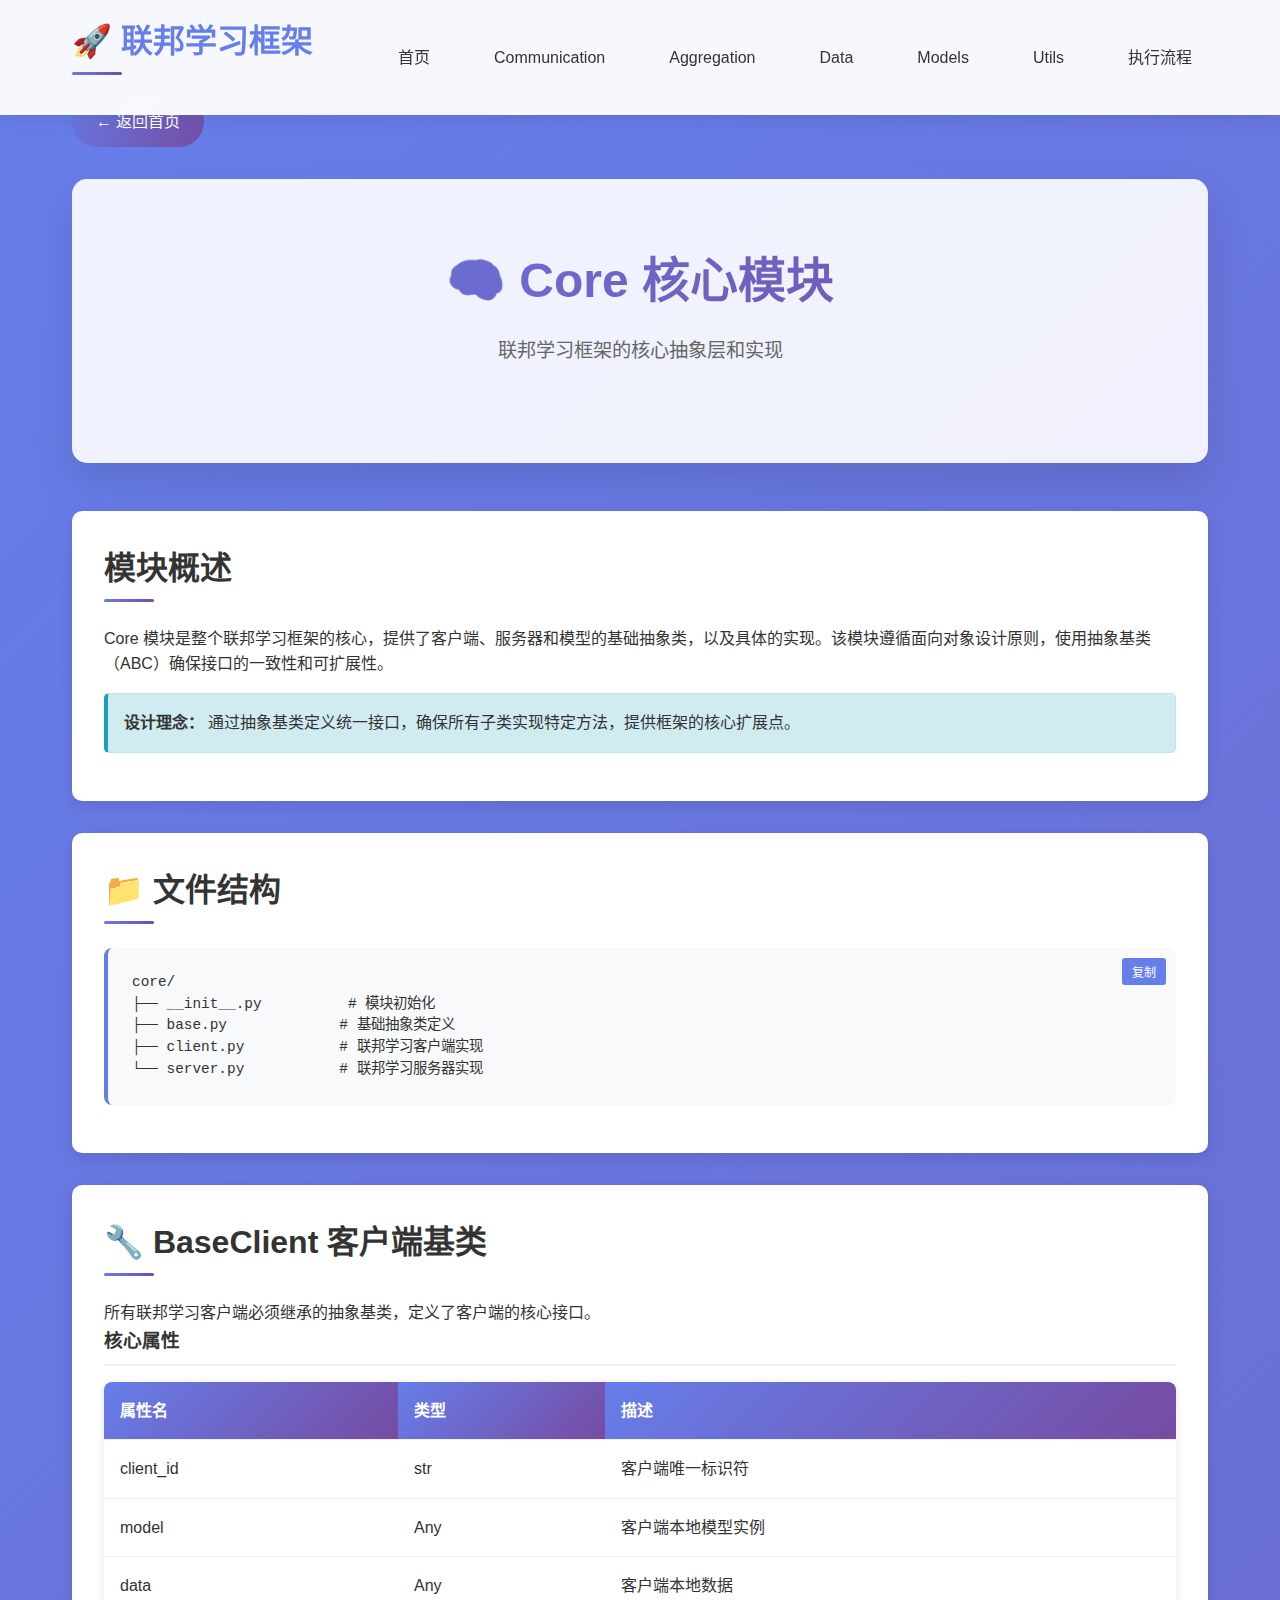
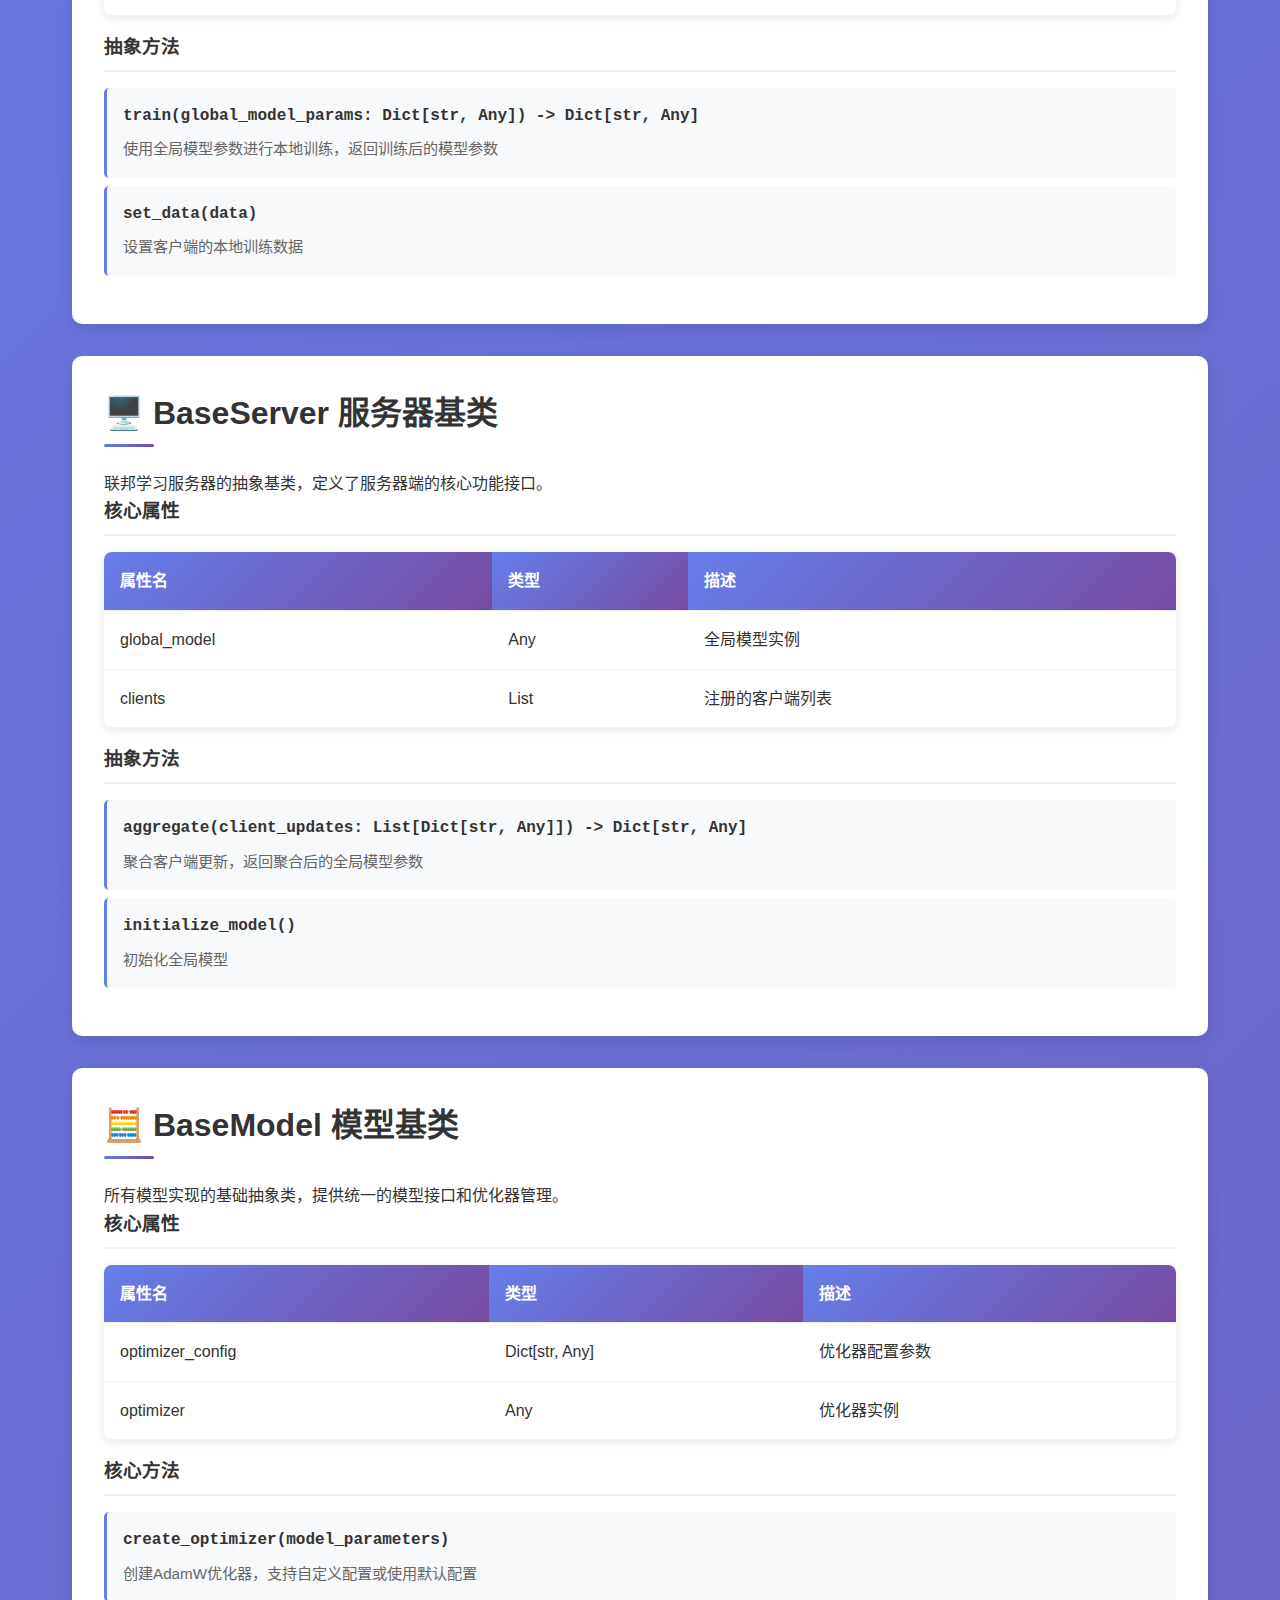
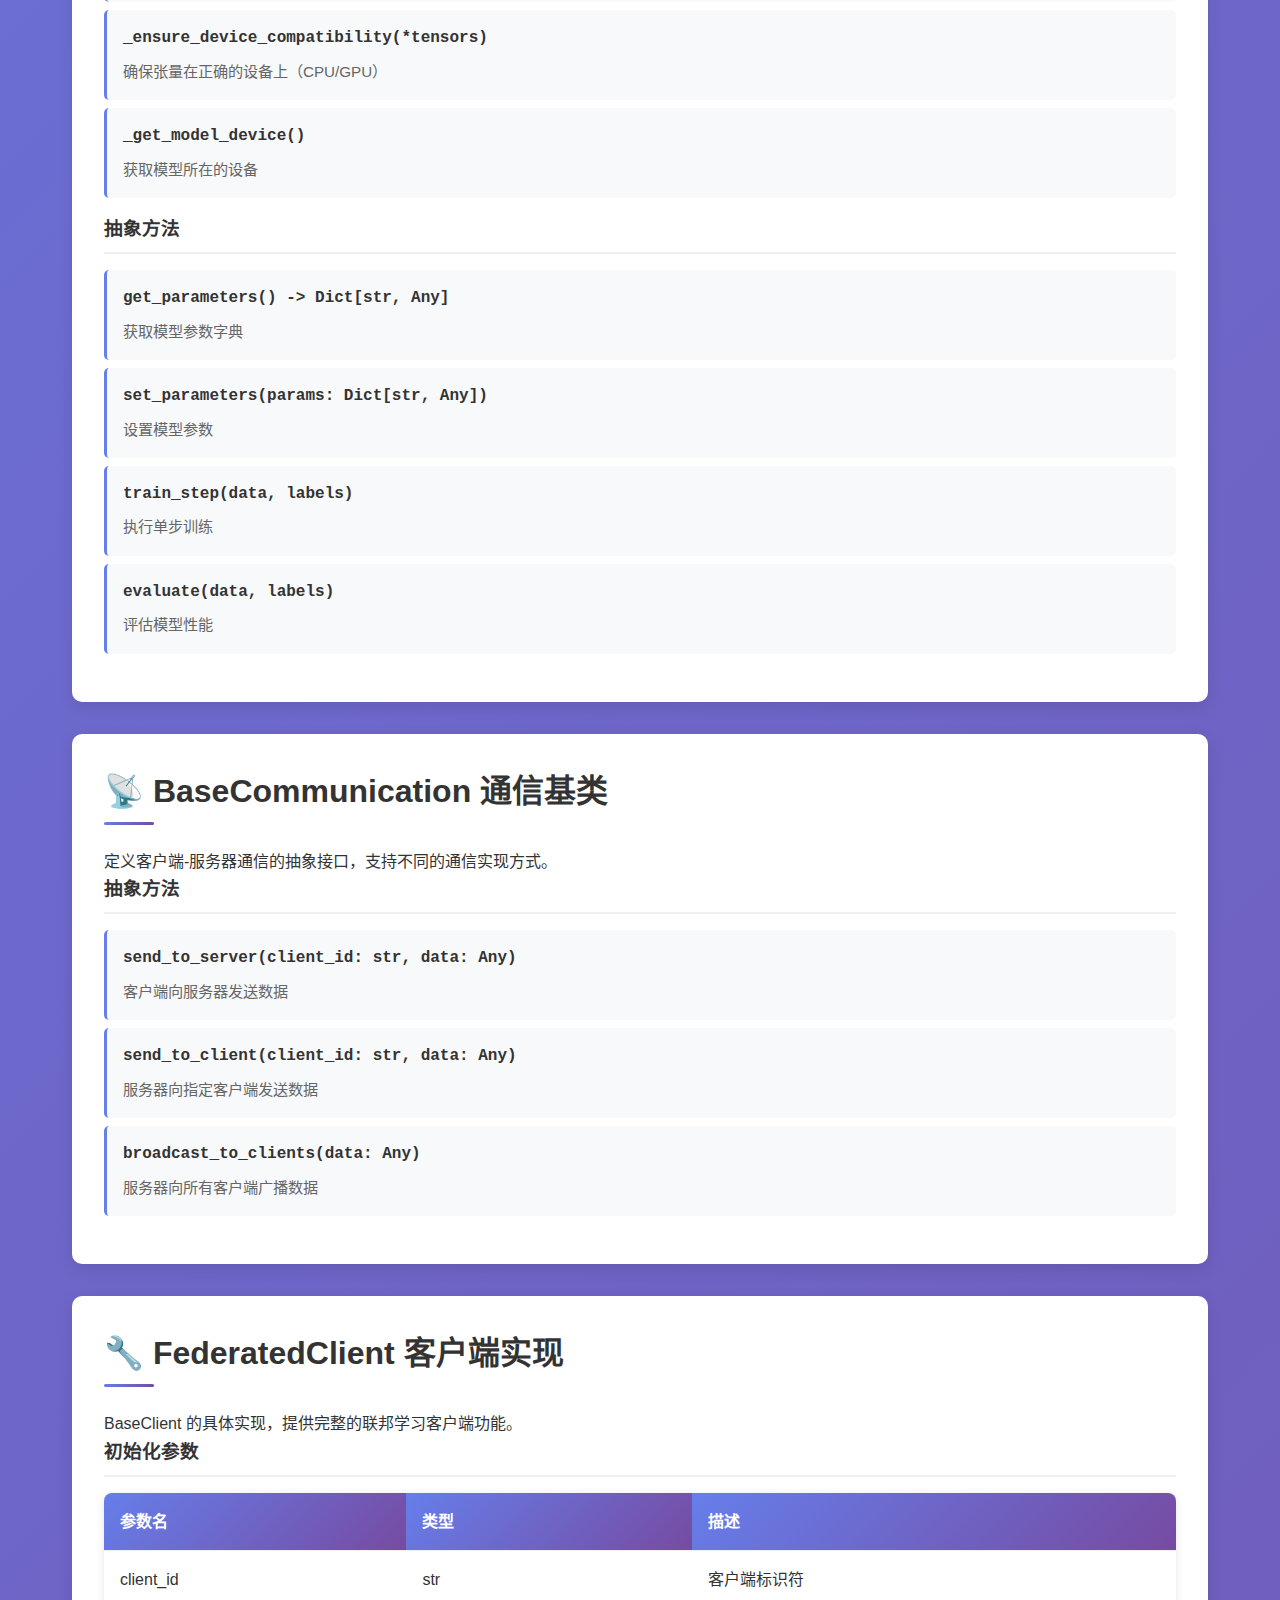
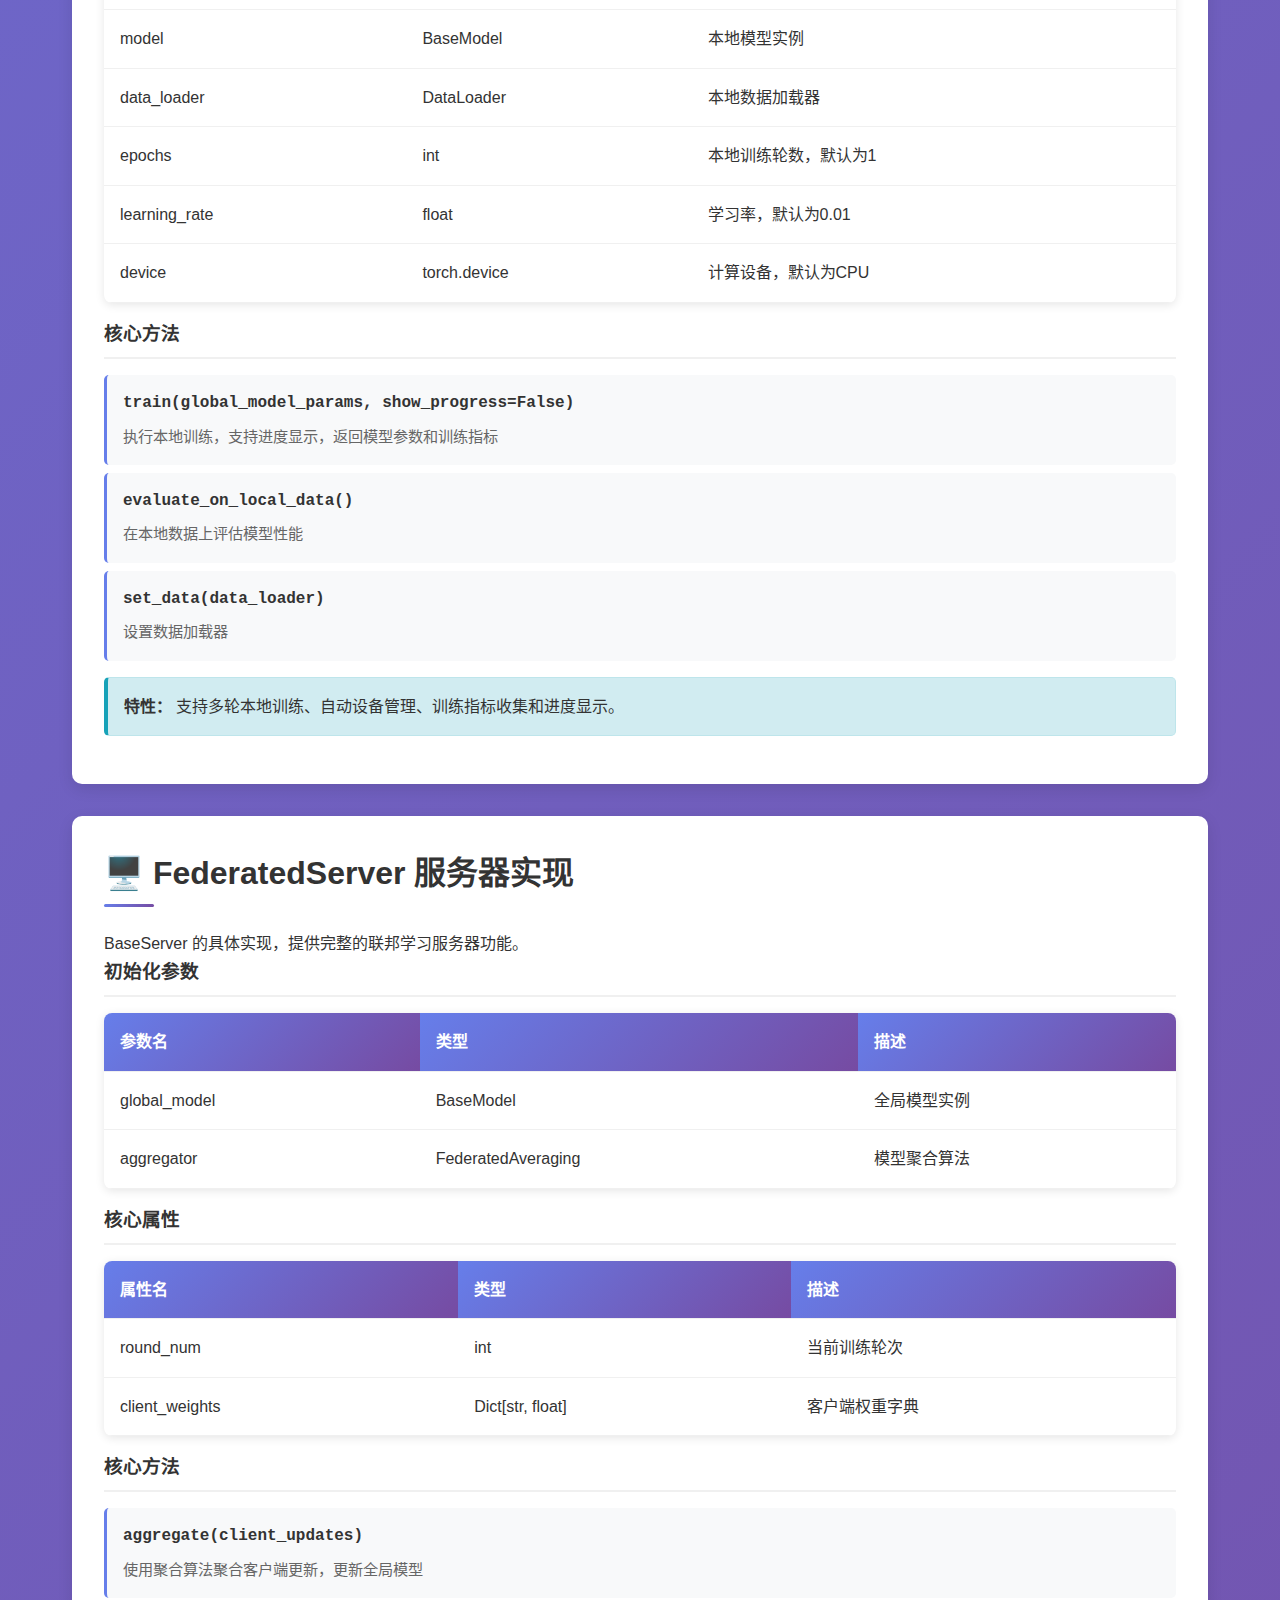
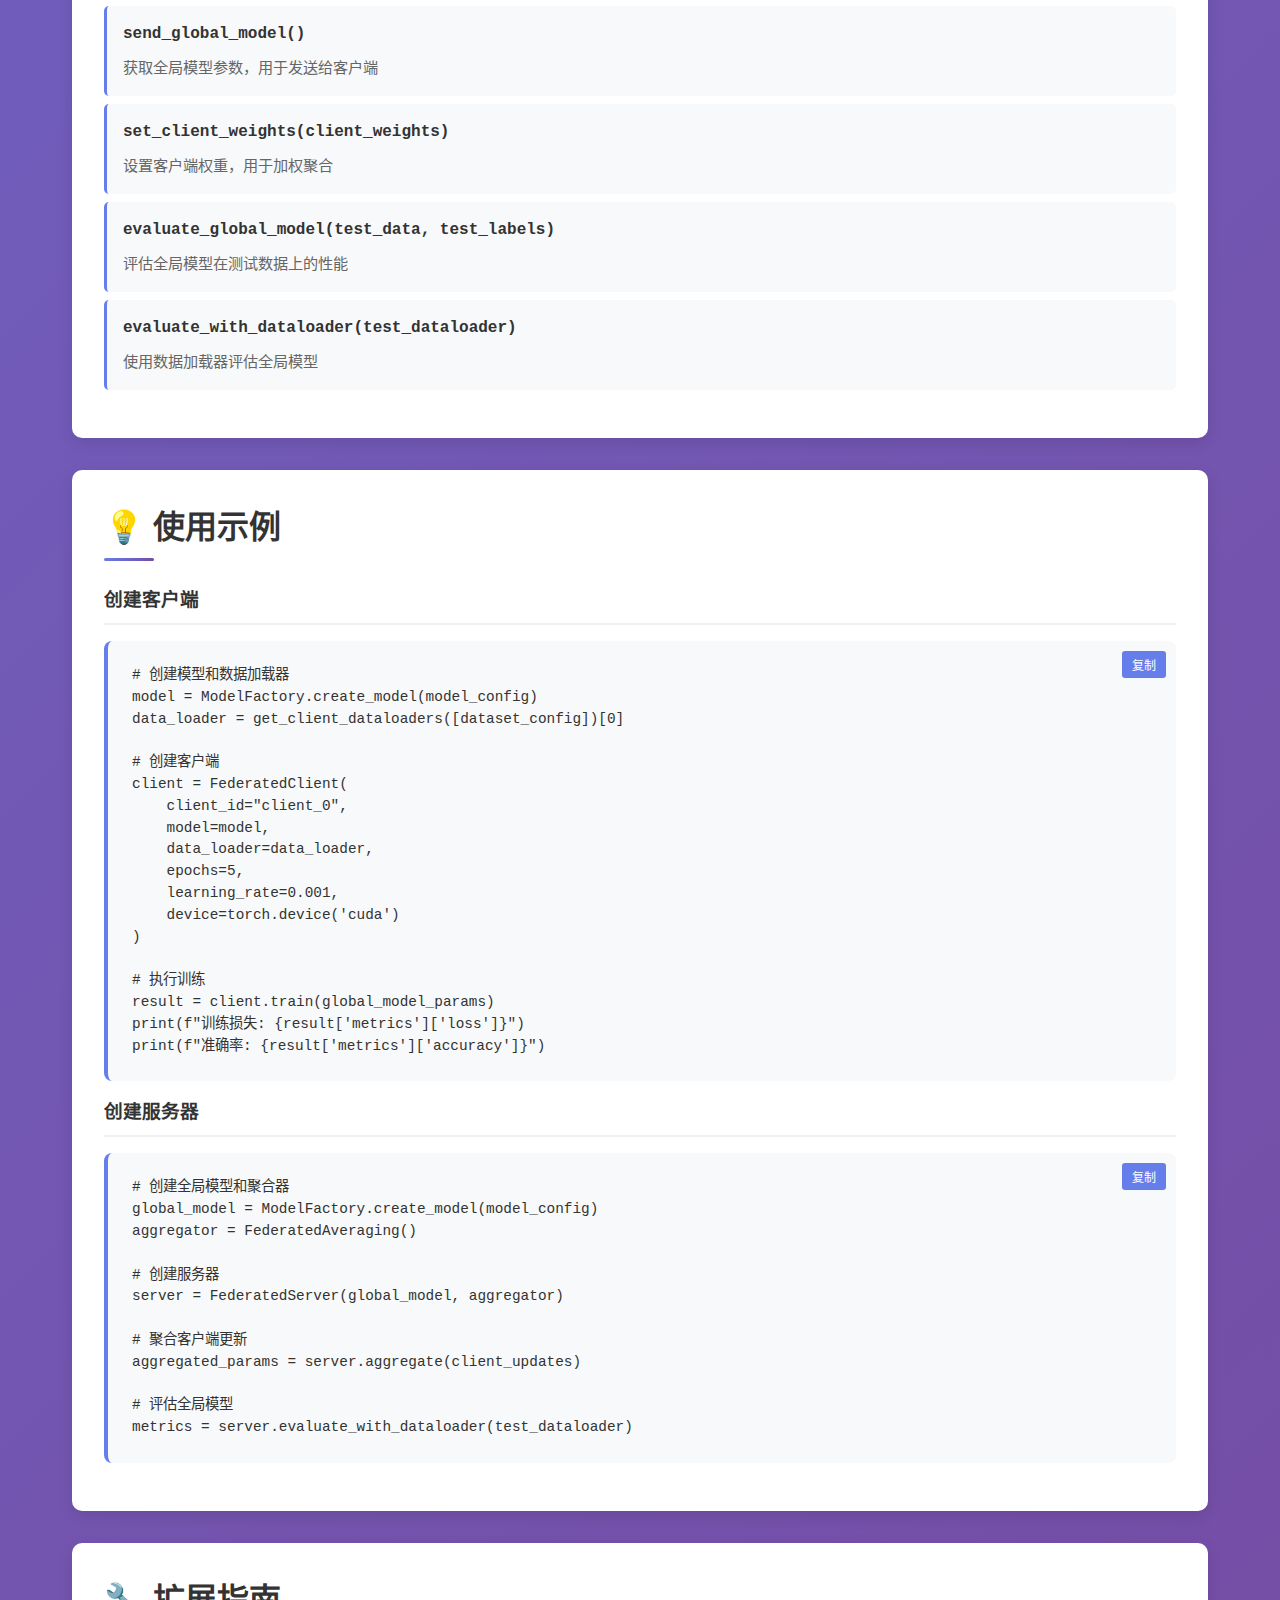
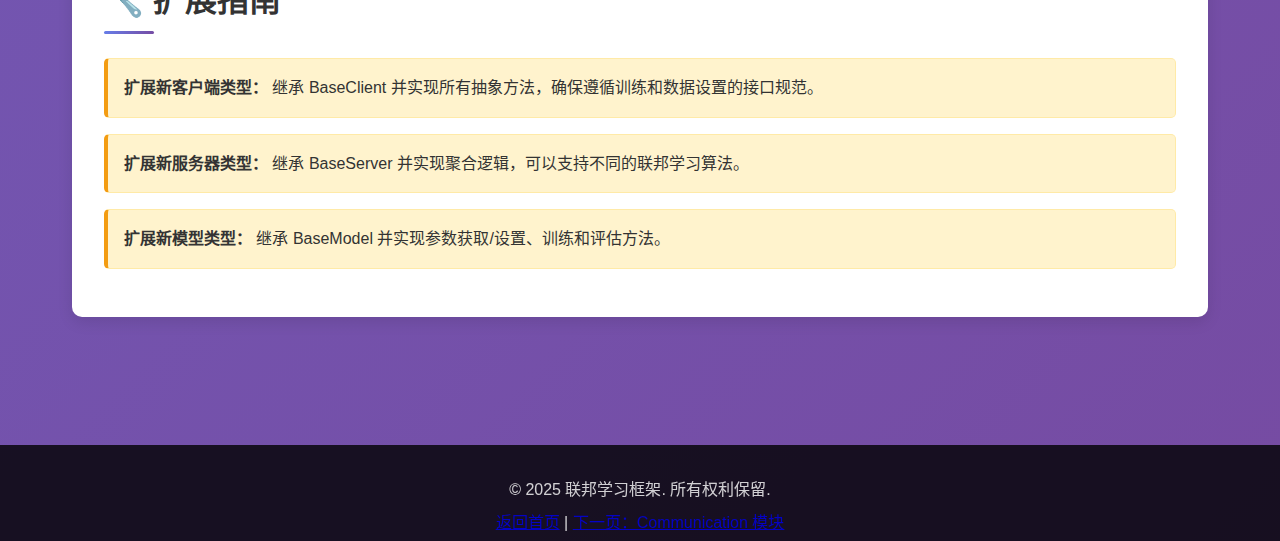
<file: docs/core.html>
<!DOCTYPE html>
<html lang="zh-CN">
<head>
    <meta charset="UTF-8">
    <meta name="viewport" content="width=device-width, initial-scale=1.0">
    <title>Core 核心模块 - 联邦学习框架文档</title>
    <link rel="stylesheet" href="assets/style.css">
</head>
<body>
    <nav class="navbar">
        <div class="nav-container">
            <div class="nav-logo">
                <h2>🚀 联邦学习框架</h2>
            </div>
            <ul class="nav-menu">
                <li><a href="index.html" class="nav-link">首页</a></li>
                <li><a href="communication.html" class="nav-link">Communication</a></li>
                <li><a href="aggregation.html" class="nav-link">Aggregation</a></li>
                <li><a href="data.html" class="nav-link">Data</a></li>
                <li><a href="models.html" class="nav-link">Models</a></li>
                <li><a href="utils.html" class="nav-link">Utils</a></li>
                <li><a href="execution-flow.html" class="nav-link">执行流程</a></li>
            </ul>
        </div>
    </nav>

    <div class="container">
        <a href="index.html" class="back-button">← 返回首页</a>
        
        <header class="hero">
            <h1>🧠 Core 核心模块</h1>
            <p class="hero-subtitle">联邦学习框架的核心抽象层和实现</p>
        </header>

        <div class="content-section">
            <h2>模块概述</h2>
            <p>Core 模块是整个联邦学习框架的核心，提供了客户端、服务器和模型的基础抽象类，以及具体的实现。该模块遵循面向对象设计原则，使用抽象基类（ABC）确保接口的一致性和可扩展性。</p>
            
            <div class="info-box">
                <strong>设计理念：</strong> 通过抽象基类定义统一接口，确保所有子类实现特定方法，提供框架的核心扩展点。
            </div>
        </div>

        <div class="content-section">
            <h2>📁 文件结构</h2>
            <pre><code>core/
├── __init__.py          # 模块初始化
├── base.py             # 基础抽象类定义
├── client.py           # 联邦学习客户端实现
└── server.py           # 联邦学习服务器实现</code></pre>
        </div>

        <div class="content-section">
            <h2>🔧 BaseClient 客户端基类</h2>
            <p>所有联邦学习客户端必须继承的抽象基类，定义了客户端的核心接口。</p>
            
            <h3>核心属性</h3>
            <table class="property-table">
                <tr>
                    <th>属性名</th>
                    <th>类型</th>
                    <th>描述</th>
                </tr>
                <tr>
                    <td>client_id</td>
                    <td>str</td>
                    <td>客户端唯一标识符</td>
                </tr>
                <tr>
                    <td>model</td>
                    <td>Any</td>
                    <td>客户端本地模型实例</td>
                </tr>
                <tr>
                    <td>data</td>
                    <td>Any</td>
                    <td>客户端本地数据</td>
                </tr>
            </table>

            <h3>抽象方法</h3>
            <ul class="method-list">
                <li>
                    <div class="method-signature">train(global_model_params: Dict[str, Any]) -> Dict[str, Any]</div>
                    <div class="method-description">使用全局模型参数进行本地训练，返回训练后的模型参数</div>
                </li>
                <li>
                    <div class="method-signature">set_data(data)</div>
                    <div class="method-description">设置客户端的本地训练数据</div>
                </li>
            </ul>
        </div>

        <div class="content-section">
            <h2>🖥️ BaseServer 服务器基类</h2>
            <p>联邦学习服务器的抽象基类，定义了服务器端的核心功能接口。</p>
            
            <h3>核心属性</h3>
            <table class="property-table">
                <tr>
                    <th>属性名</th>
                    <th>类型</th>
                    <th>描述</th>
                </tr>
                <tr>
                    <td>global_model</td>
                    <td>Any</td>
                    <td>全局模型实例</td>
                </tr>
                <tr>
                    <td>clients</td>
                    <td>List</td>
                    <td>注册的客户端列表</td>
                </tr>
            </table>

            <h3>抽象方法</h3>
            <ul class="method-list">
                <li>
                    <div class="method-signature">aggregate(client_updates: List[Dict[str, Any]]) -> Dict[str, Any]</div>
                    <div class="method-description">聚合客户端更新，返回聚合后的全局模型参数</div>
                </li>
                <li>
                    <div class="method-signature">initialize_model()</div>
                    <div class="method-description">初始化全局模型</div>
                </li>
            </ul>
        </div>

        <div class="content-section">
            <h2>🧮 BaseModel 模型基类</h2>
            <p>所有模型实现的基础抽象类，提供统一的模型接口和优化器管理。</p>
            
            <h3>核心属性</h3>
            <table class="property-table">
                <tr>
                    <th>属性名</th>
                    <th>类型</th>
                    <th>描述</th>
                </tr>
                <tr>
                    <td>optimizer_config</td>
                    <td>Dict[str, Any]</td>
                    <td>优化器配置参数</td>
                </tr>
                <tr>
                    <td>optimizer</td>
                    <td>Any</td>
                    <td>优化器实例</td>
                </tr>
            </table>

            <h3>核心方法</h3>
            <ul class="method-list">
                <li>
                    <div class="method-signature">create_optimizer(model_parameters)</div>
                    <div class="method-description">创建AdamW优化器，支持自定义配置或使用默认配置</div>
                </li>
                <li>
                    <div class="method-signature">_ensure_device_compatibility(*tensors)</div>
                    <div class="method-description">确保张量在正确的设备上（CPU/GPU）</div>
                </li>
                <li>
                    <div class="method-signature">_get_model_device()</div>
                    <div class="method-description">获取模型所在的设备</div>
                </li>
            </ul>

            <h3>抽象方法</h3>
            <ul class="method-list">
                <li>
                    <div class="method-signature">get_parameters() -> Dict[str, Any]</div>
                    <div class="method-description">获取模型参数字典</div>
                </li>
                <li>
                    <div class="method-signature">set_parameters(params: Dict[str, Any])</div>
                    <div class="method-description">设置模型参数</div>
                </li>
                <li>
                    <div class="method-signature">train_step(data, labels)</div>
                    <div class="method-description">执行单步训练</div>
                </li>
                <li>
                    <div class="method-signature">evaluate(data, labels)</div>
                    <div class="method-description">评估模型性能</div>
                </li>
            </ul>
        </div>

        <div class="content-section">
            <h2>📡 BaseCommunication 通信基类</h2>
            <p>定义客户端-服务器通信的抽象接口，支持不同的通信实现方式。</p>
            
            <h3>抽象方法</h3>
            <ul class="method-list">
                <li>
                    <div class="method-signature">send_to_server(client_id: str, data: Any)</div>
                    <div class="method-description">客户端向服务器发送数据</div>
                </li>
                <li>
                    <div class="method-signature">send_to_client(client_id: str, data: Any)</div>
                    <div class="method-description">服务器向指定客户端发送数据</div>
                </li>
                <li>
                    <div class="method-signature">broadcast_to_clients(data: Any)</div>
                    <div class="method-description">服务器向所有客户端广播数据</div>
                </li>
            </ul>
        </div>

        <div class="content-section">
            <h2>🔧 FederatedClient 客户端实现</h2>
            <p>BaseClient 的具体实现，提供完整的联邦学习客户端功能。</p>
            
            <h3>初始化参数</h3>
            <table class="property-table">
                <tr>
                    <th>参数名</th>
                    <th>类型</th>
                    <th>描述</th>
                </tr>
                <tr>
                    <td>client_id</td>
                    <td>str</td>
                    <td>客户端标识符</td>
                </tr>
                <tr>
                    <td>model</td>
                    <td>BaseModel</td>
                    <td>本地模型实例</td>
                </tr>
                <tr>
                    <td>data_loader</td>
                    <td>DataLoader</td>
                    <td>本地数据加载器</td>
                </tr>
                <tr>
                    <td>epochs</td>
                    <td>int</td>
                    <td>本地训练轮数，默认为1</td>
                </tr>
                <tr>
                    <td>learning_rate</td>
                    <td>float</td>
                    <td>学习率，默认为0.01</td>
                </tr>
                <tr>
                    <td>device</td>
                    <td>torch.device</td>
                    <td>计算设备，默认为CPU</td>
                </tr>
            </table>

            <h3>核心方法</h3>
            <ul class="method-list">
                <li>
                    <div class="method-signature">train(global_model_params, show_progress=False)</div>
                    <div class="method-description">执行本地训练，支持进度显示，返回模型参数和训练指标</div>
                </li>
                <li>
                    <div class="method-signature">evaluate_on_local_data()</div>
                    <div class="method-description">在本地数据上评估模型性能</div>
                </li>
                <li>
                    <div class="method-signature">set_data(data_loader)</div>
                    <div class="method-description">设置数据加载器</div>
                </li>
            </ul>

            <div class="info-box">
                <strong>特性：</strong> 支持多轮本地训练、自动设备管理、训练指标收集和进度显示。
            </div>
        </div>

        <div class="content-section">
            <h2>🖥️ FederatedServer 服务器实现</h2>
            <p>BaseServer 的具体实现，提供完整的联邦学习服务器功能。</p>
            
            <h3>初始化参数</h3>
            <table class="property-table">
                <tr>
                    <th>参数名</th>
                    <th>类型</th>
                    <th>描述</th>
                </tr>
                <tr>
                    <td>global_model</td>
                    <td>BaseModel</td>
                    <td>全局模型实例</td>
                </tr>
                <tr>
                    <td>aggregator</td>
                    <td>FederatedAveraging</td>
                    <td>模型聚合算法</td>
                </tr>
            </table>

            <h3>核心属性</h3>
            <table class="property-table">
                <tr>
                    <th>属性名</th>
                    <th>类型</th>
                    <th>描述</th>
                </tr>
                <tr>
                    <td>round_num</td>
                    <td>int</td>
                    <td>当前训练轮次</td>
                </tr>
                <tr>
                    <td>client_weights</td>
                    <td>Dict[str, float]</td>
                    <td>客户端权重字典</td>
                </tr>
            </table>

            <h3>核心方法</h3>
            <ul class="method-list">
                <li>
                    <div class="method-signature">aggregate(client_updates)</div>
                    <div class="method-description">使用聚合算法聚合客户端更新，更新全局模型</div>
                </li>
                <li>
                    <div class="method-signature">send_global_model()</div>
                    <div class="method-description">获取全局模型参数，用于发送给客户端</div>
                </li>
                <li>
                    <div class="method-signature">set_client_weights(client_weights)</div>
                    <div class="method-description">设置客户端权重，用于加权聚合</div>
                </li>
                <li>
                    <div class="method-signature">evaluate_global_model(test_data, test_labels)</div>
                    <div class="method-description">评估全局模型在测试数据上的性能</div>
                </li>
                <li>
                    <div class="method-signature">evaluate_with_dataloader(test_dataloader)</div>
                    <div class="method-description">使用数据加载器评估全局模型</div>
                </li>
            </ul>
        </div>

        <div class="content-section">
            <h2>💡 使用示例</h2>
            <h3>创建客户端</h3>
            <pre><code># 创建模型和数据加载器
model = ModelFactory.create_model(model_config)
data_loader = get_client_dataloaders([dataset_config])[0]

# 创建客户端
client = FederatedClient(
    client_id="client_0",
    model=model,
    data_loader=data_loader,
    epochs=5,
    learning_rate=0.001,
    device=torch.device('cuda')
)

# 执行训练
result = client.train(global_model_params)
print(f"训练损失: {result['metrics']['loss']}")
print(f"准确率: {result['metrics']['accuracy']}")</code></pre>

            <h3>创建服务器</h3>
            <pre><code># 创建全局模型和聚合器
global_model = ModelFactory.create_model(model_config)
aggregator = FederatedAveraging()

# 创建服务器
server = FederatedServer(global_model, aggregator)

# 聚合客户端更新
aggregated_params = server.aggregate(client_updates)

# 评估全局模型
metrics = server.evaluate_with_dataloader(test_dataloader)</code></pre>
        </div>

        <div class="content-section">
            <h2>🔧 扩展指南</h2>
            <div class="warning-box">
                <strong>扩展新客户端类型：</strong> 继承 BaseClient 并实现所有抽象方法，确保遵循训练和数据设置的接口规范。
            </div>
            
            <div class="warning-box">
                <strong>扩展新服务器类型：</strong> 继承 BaseServer 并实现聚合逻辑，可以支持不同的联邦学习算法。
            </div>
            
            <div class="warning-box">
                <strong>扩展新模型类型：</strong> 继承 BaseModel 并实现参数获取/设置、训练和评估方法。
            </div>
        </div>
    </div>

    <footer class="footer">
        <div class="footer-content">
            <p>&copy; 2025 联邦学习框架. 所有权利保留.</p>
            <p><a href="index.html">返回首页</a> | <a href="communication.html">下一页：Communication 模块</a></p>
        </div>
    </footer>

    <script src="assets/script.js"></script>
</body>
</html>
</file>
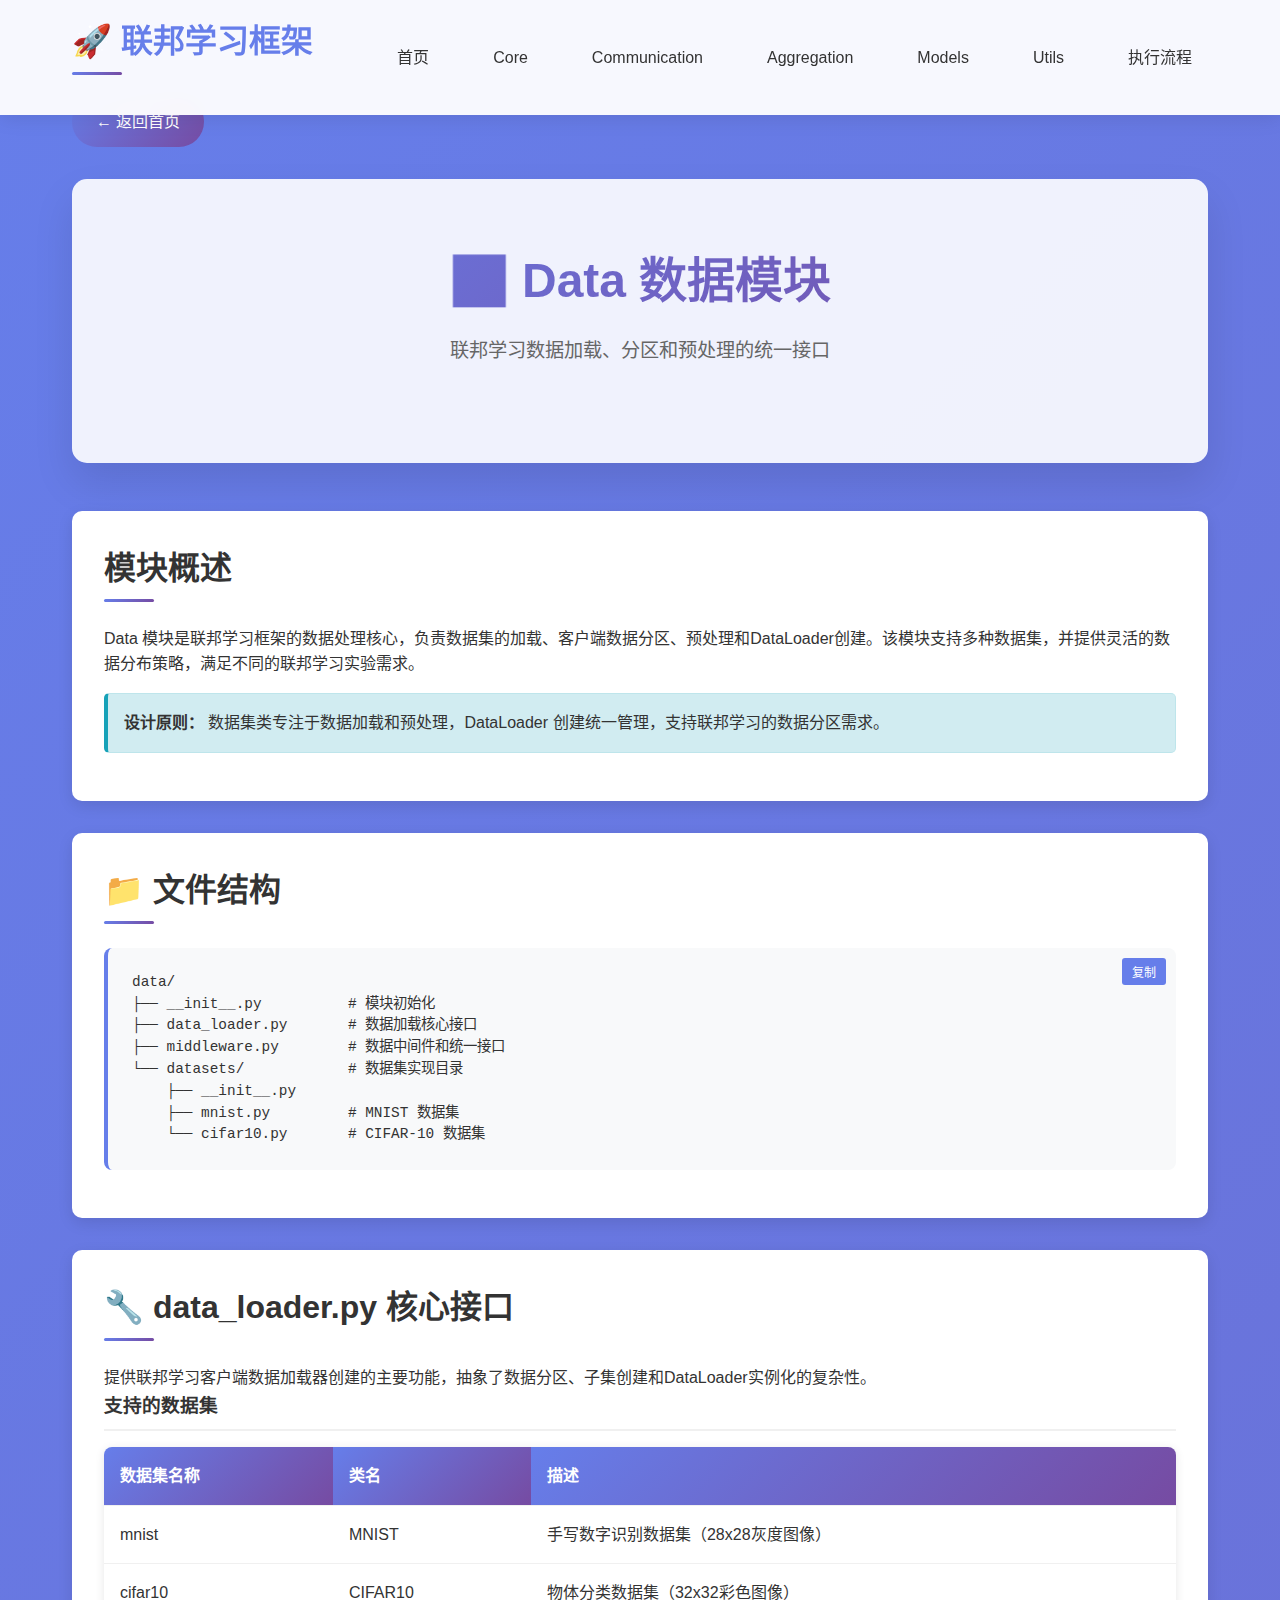
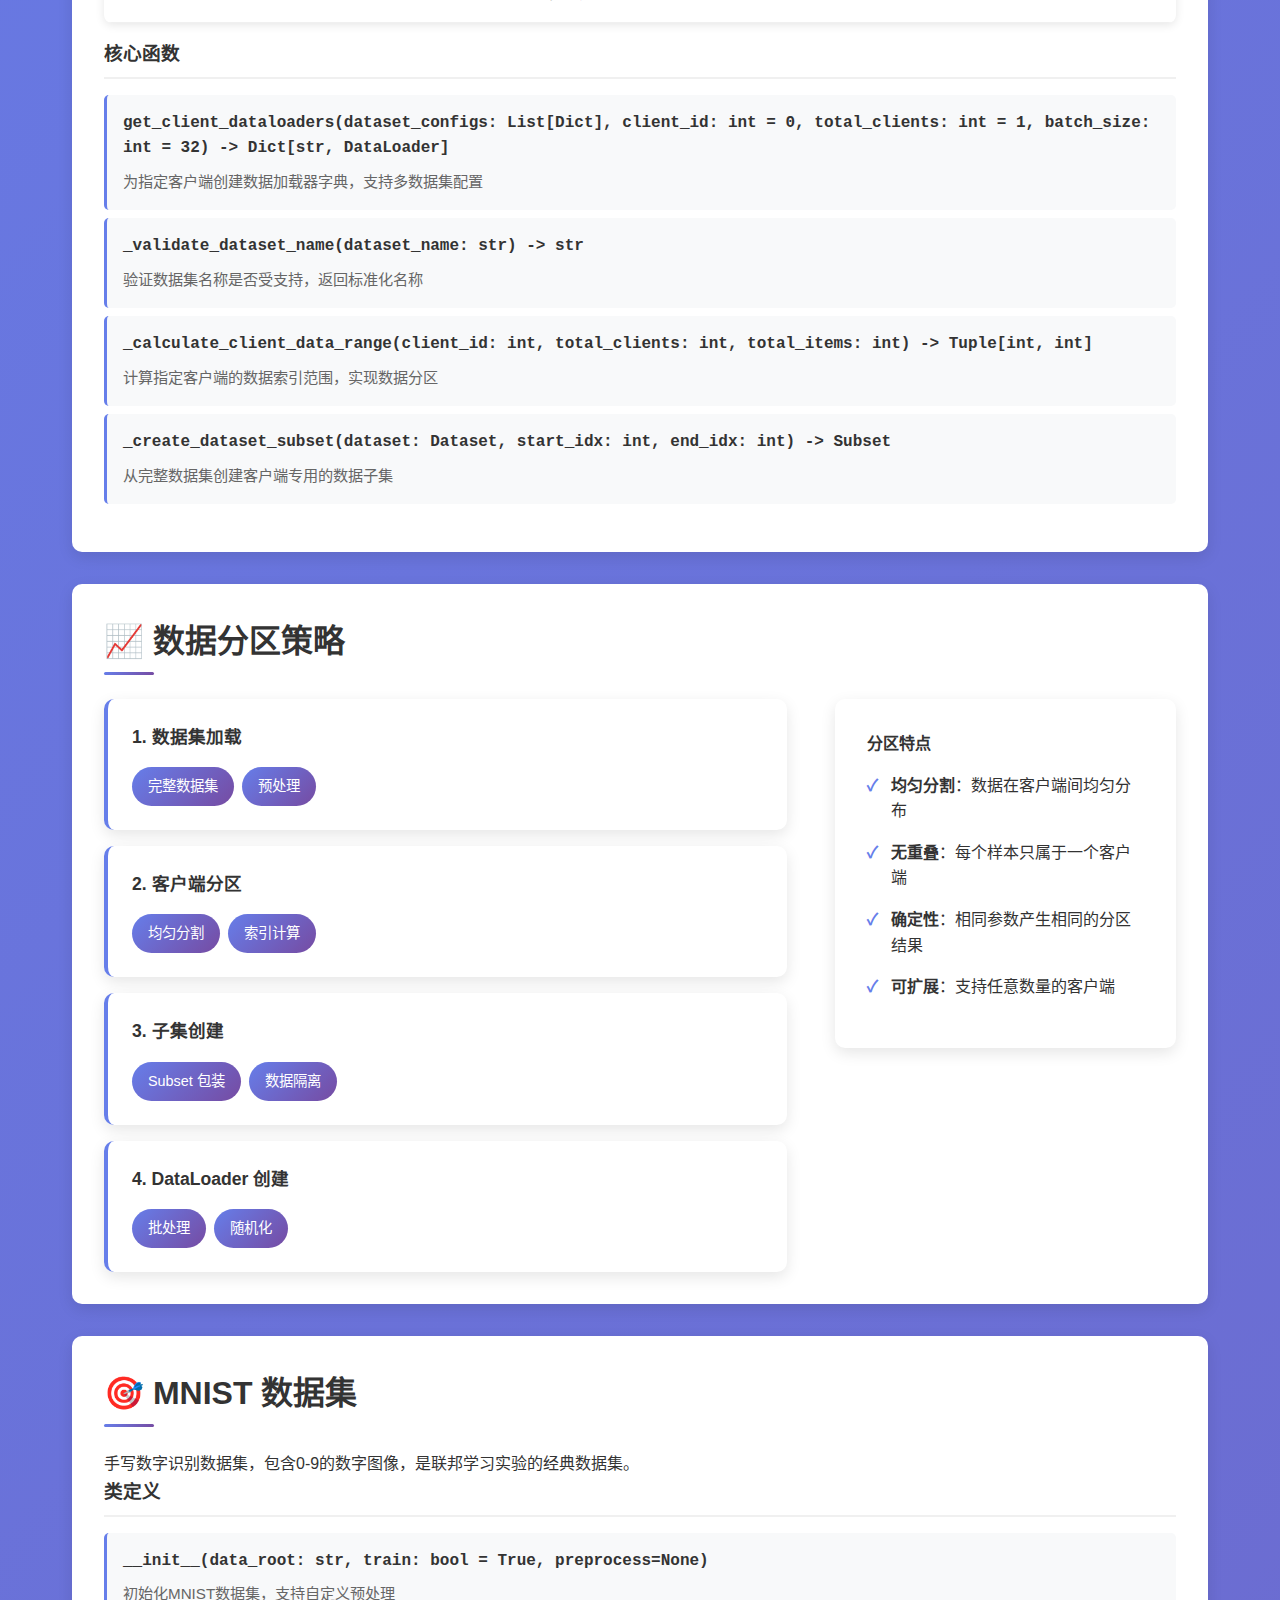
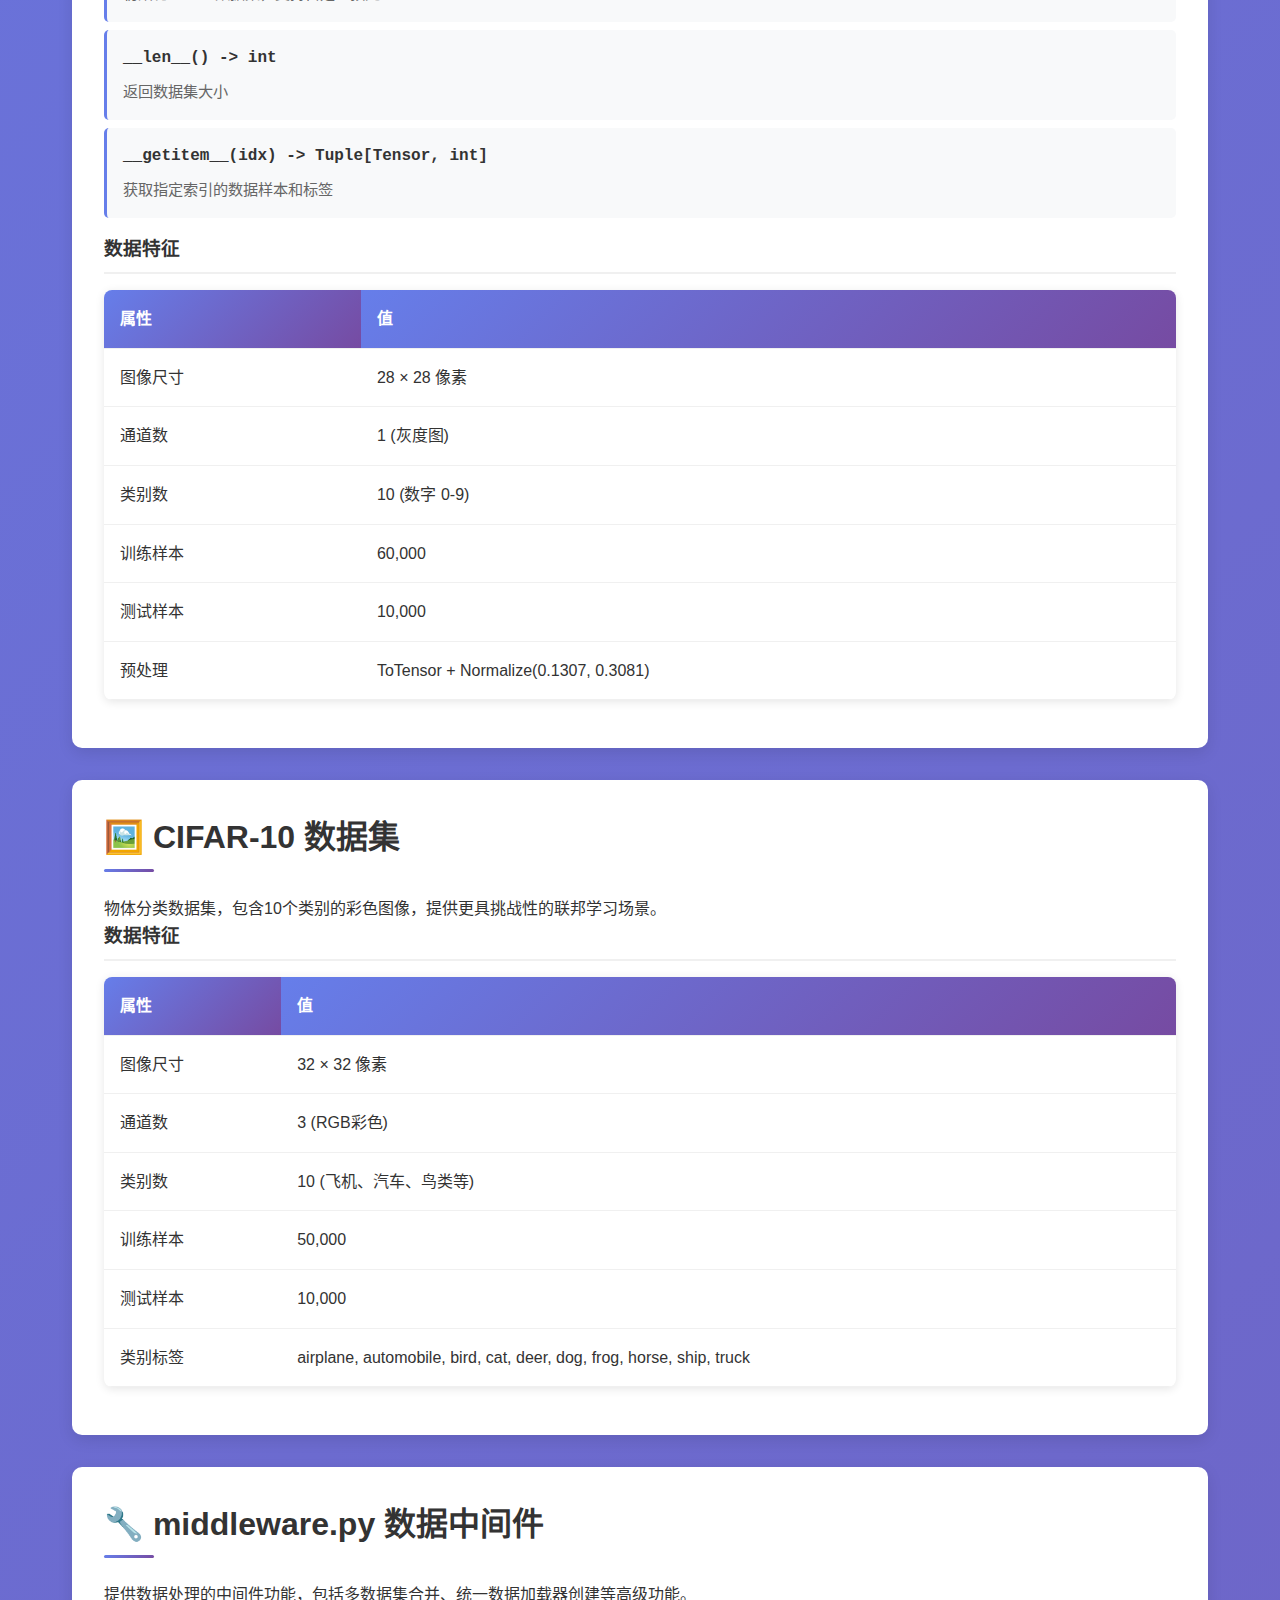
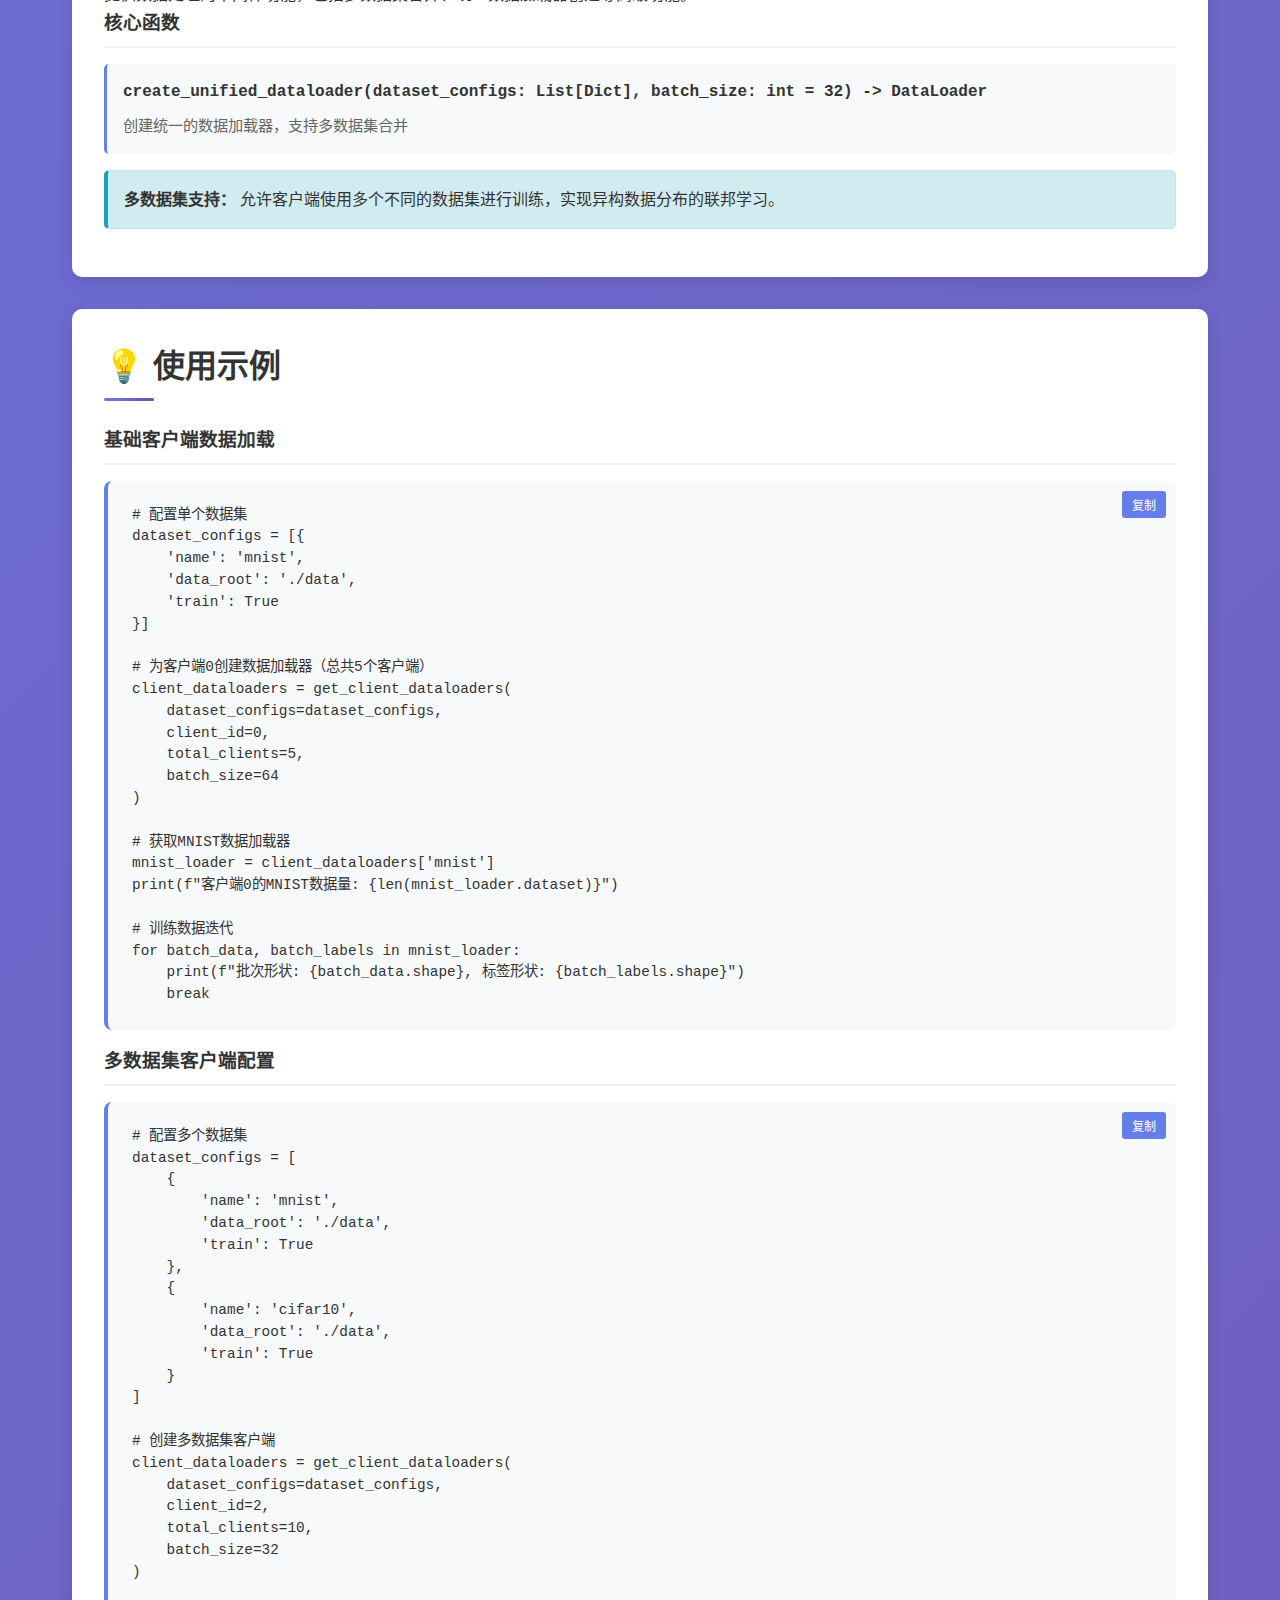
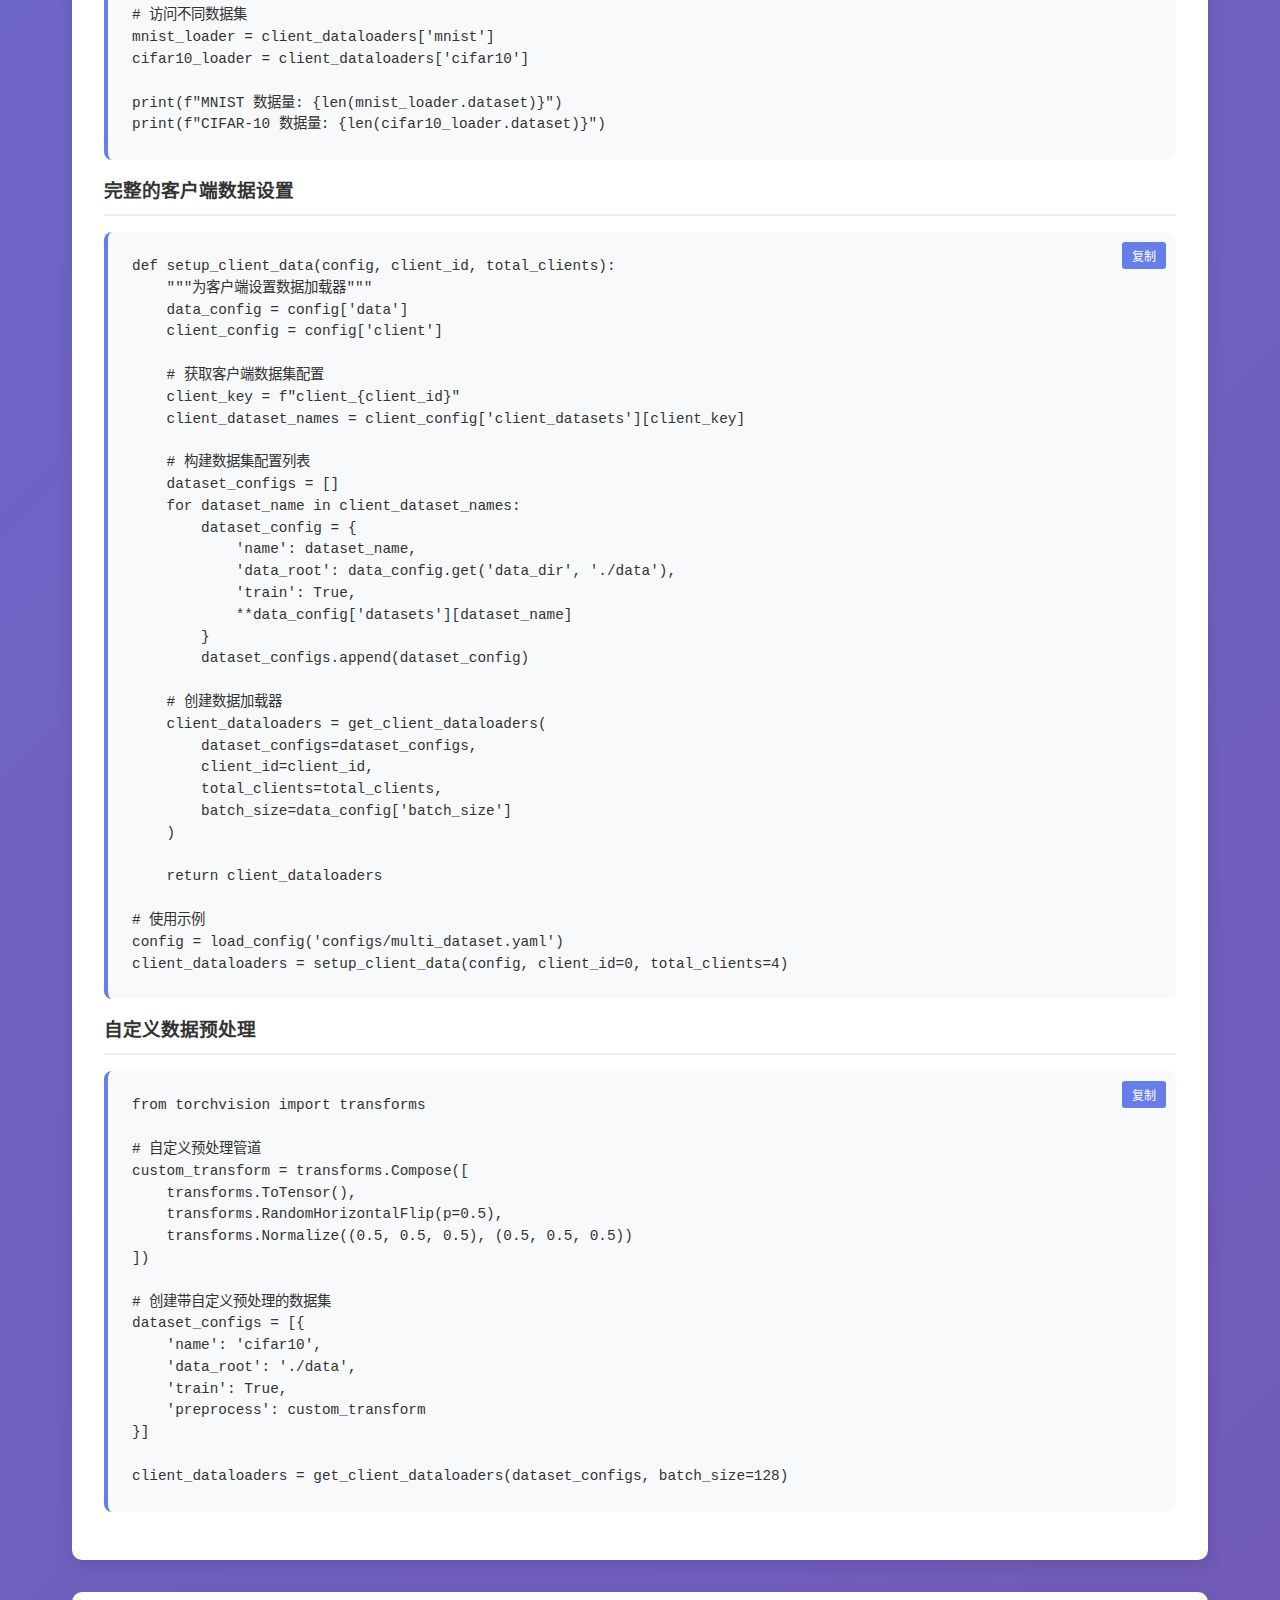
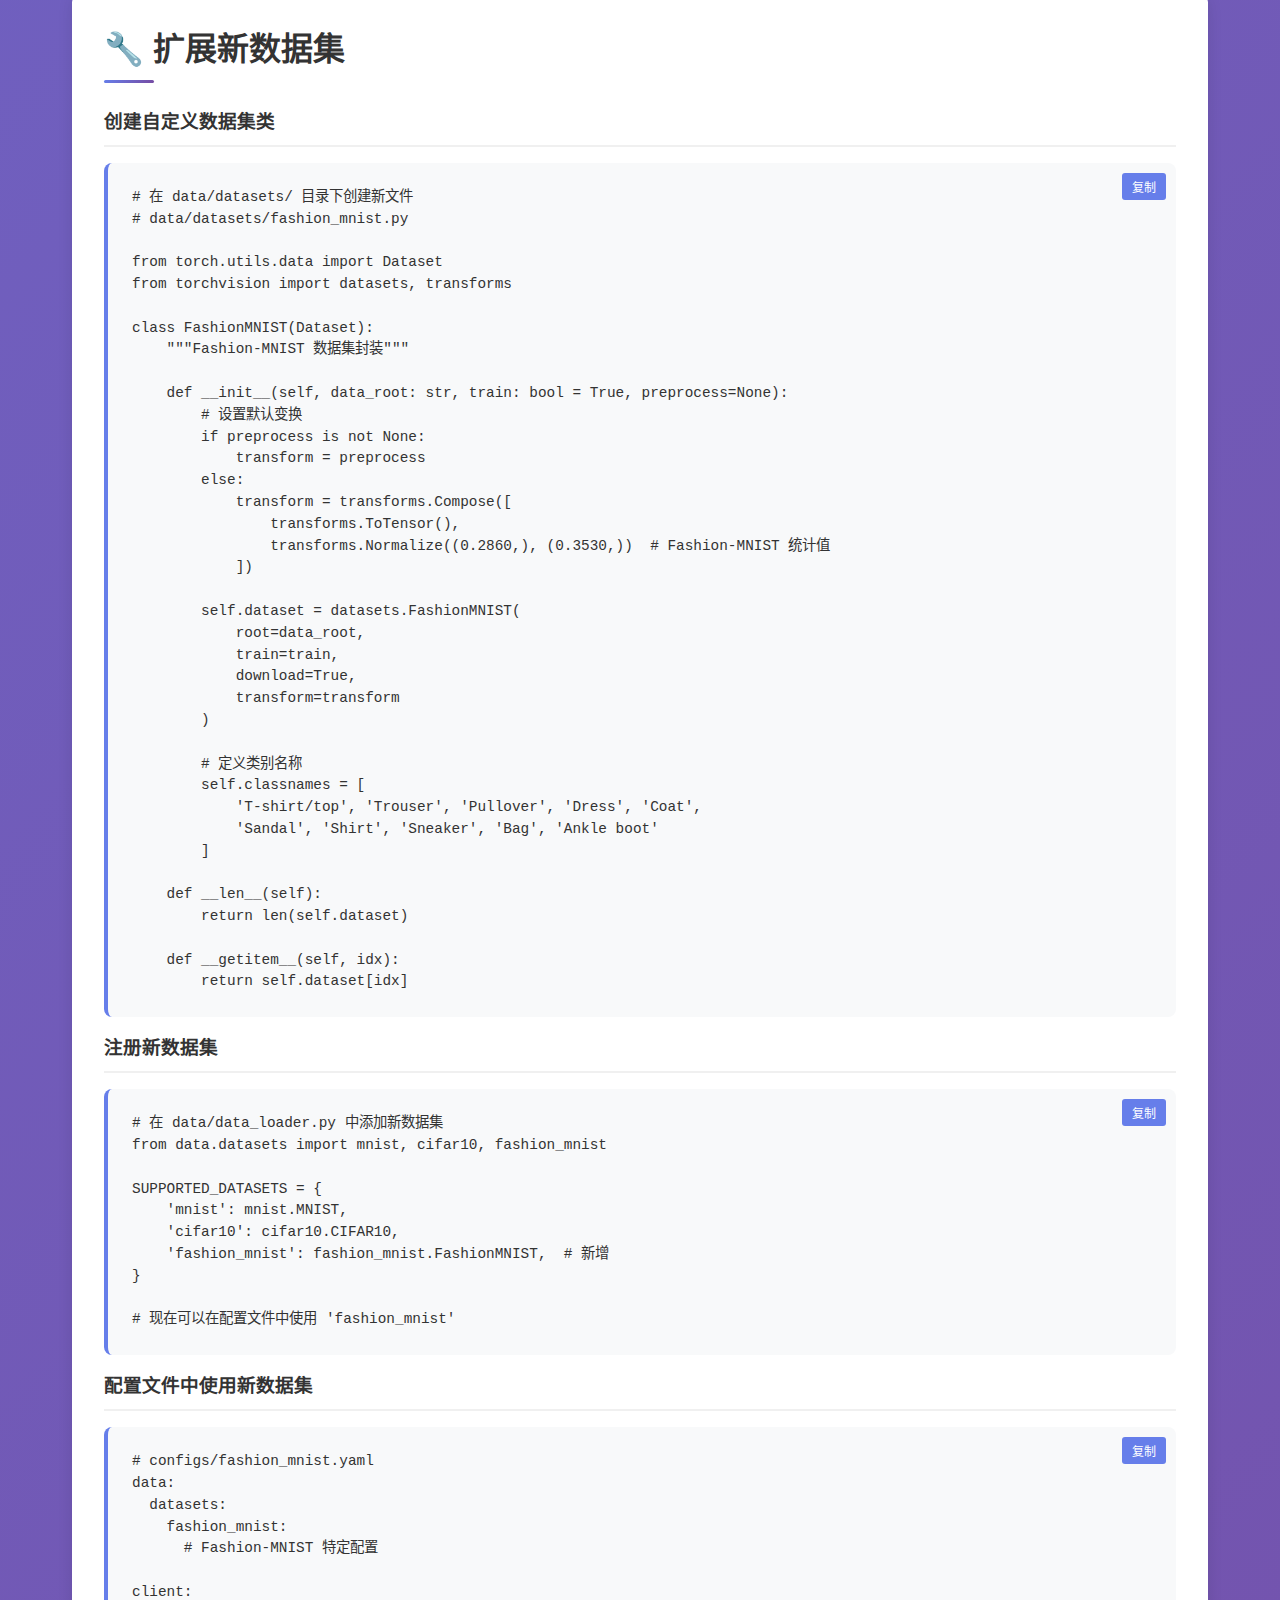
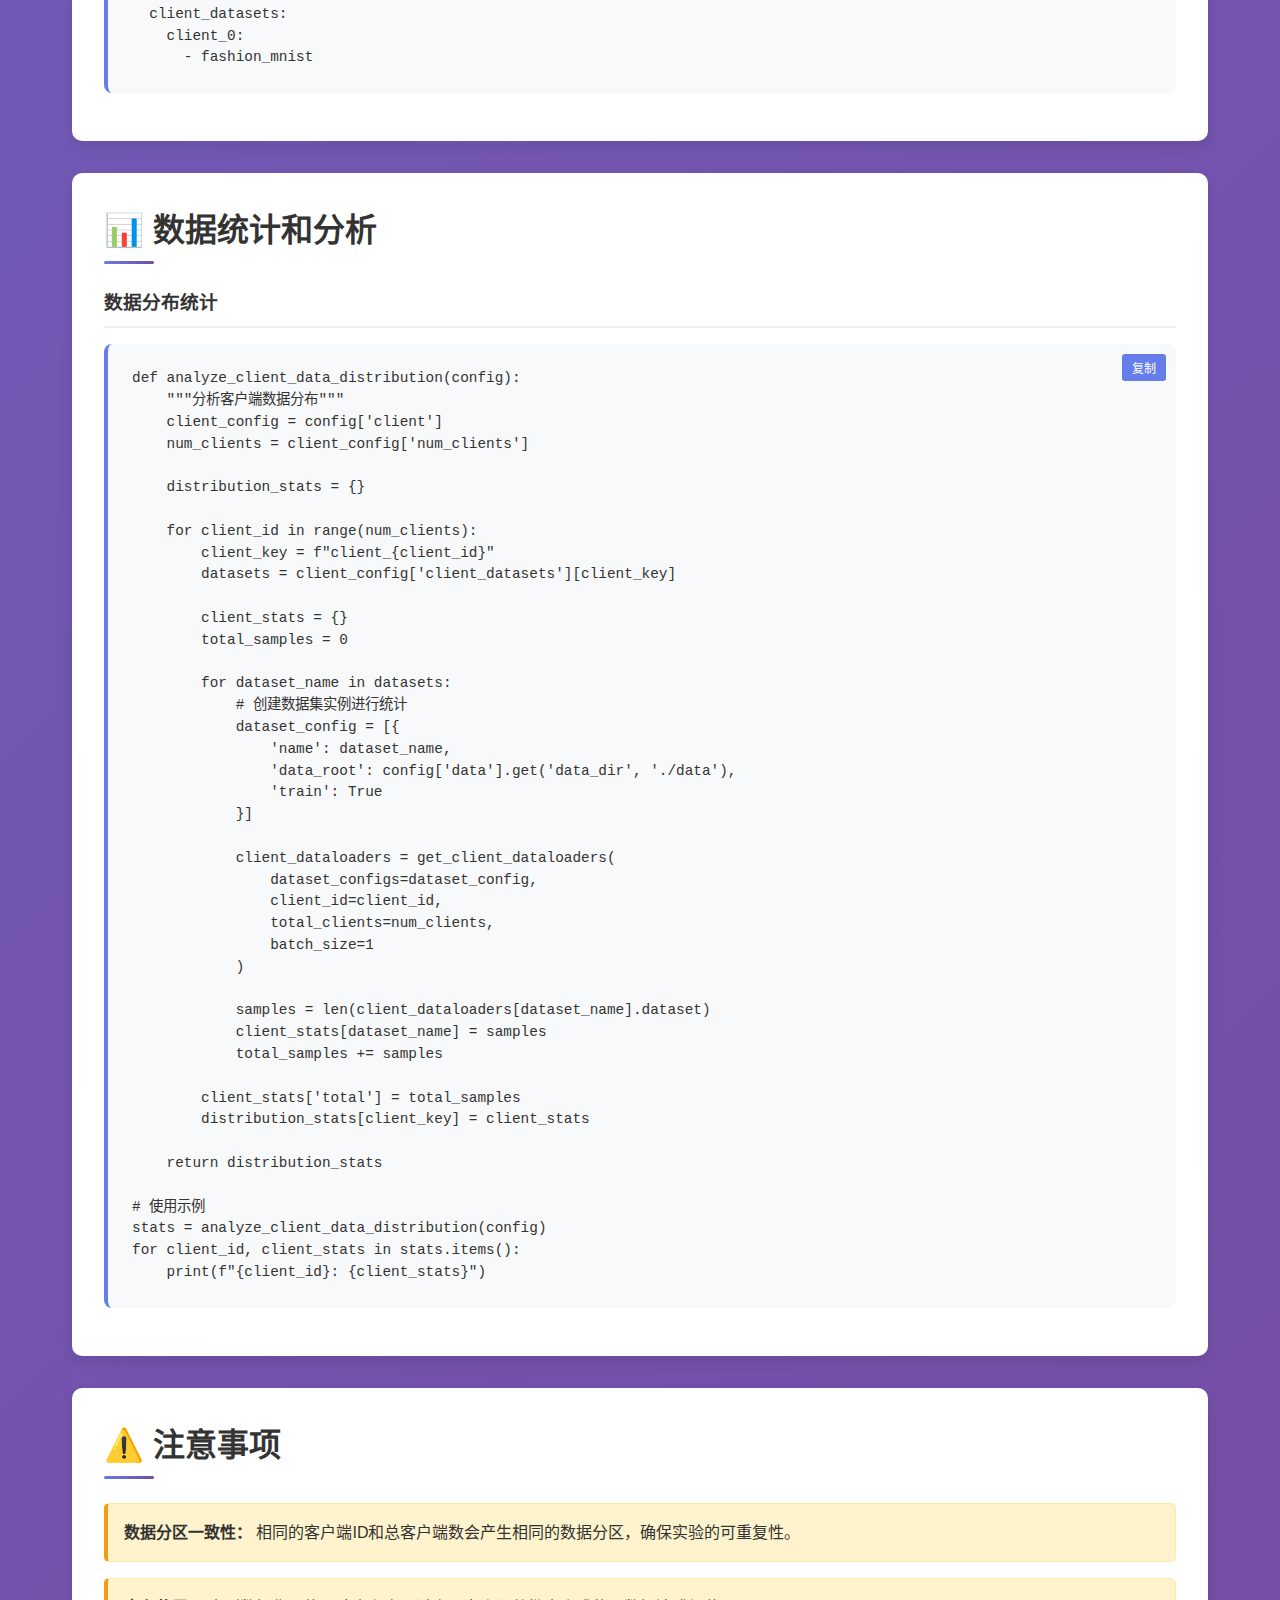
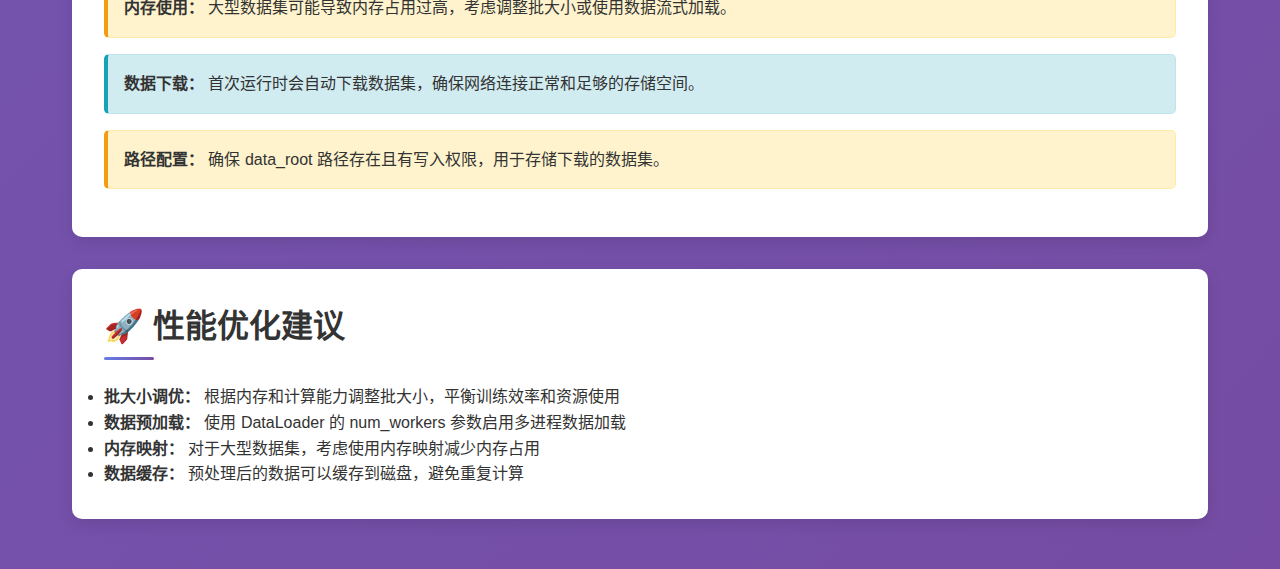
<file: docs/data.html>
<!DOCTYPE html>
<html lang="zh-CN">
<head>
    <meta charset="UTF-8">
    <meta name="viewport" content="width=device-width, initial-scale=1.0">
    <title>Data 数据模块 - 联邦学习框架文档</title>
    <link rel="stylesheet" href="assets/style.css">
</head>
<body>
    <nav class="navbar">
        <div class="nav-container">
            <div class="nav-logo">
                <h2>🚀 联邦学习框架</h2>
            </div>
            <ul class="nav-menu">
                <li><a href="index.html" class="nav-link">首页</a></li>
                <li><a href="core.html" class="nav-link">Core</a></li>
                <li><a href="communication.html" class="nav-link">Communication</a></li>
                <li><a href="aggregation.html" class="nav-link">Aggregation</a></li>
                <li><a href="models.html" class="nav-link">Models</a></li>
                <li><a href="utils.html" class="nav-link">Utils</a></li>
                <li><a href="execution-flow.html" class="nav-link">执行流程</a></li>
            </ul>
        </div>
    </nav>

    <div class="container">
        <a href="index.html" class="back-button">← 返回首页</a>
        
        <header class="hero">
            <h1>📊 Data 数据模块</h1>
            <p class="hero-subtitle">联邦学习数据加载、分区和预处理的统一接口</p>
        </header>

        <div class="content-section">
            <h2>模块概述</h2>
            <p>Data 模块是联邦学习框架的数据处理核心，负责数据集的加载、客户端数据分区、预处理和DataLoader创建。该模块支持多种数据集，并提供灵活的数据分布策略，满足不同的联邦学习实验需求。</p>
            
            <div class="info-box">
                <strong>设计原则：</strong> 数据集类专注于数据加载和预处理，DataLoader 创建统一管理，支持联邦学习的数据分区需求。
            </div>
        </div>

        <div class="content-section">
            <h2>📁 文件结构</h2>
            <pre><code>data/
├── __init__.py          # 模块初始化
├── data_loader.py       # 数据加载核心接口
├── middleware.py        # 数据中间件和统一接口
└── datasets/            # 数据集实现目录
    ├── __init__.py
    ├── mnist.py         # MNIST 数据集
    └── cifar10.py       # CIFAR-10 数据集</code></pre>
        </div>

        <div class="content-section">
            <h2>🔧 data_loader.py 核心接口</h2>
            <p>提供联邦学习客户端数据加载器创建的主要功能，抽象了数据分区、子集创建和DataLoader实例化的复杂性。</p>
            
            <h3>支持的数据集</h3>
            <table class="property-table">
                <tr>
                    <th>数据集名称</th>
                    <th>类名</th>
                    <th>描述</th>
                </tr>
                <tr>
                    <td>mnist</td>
                    <td>MNIST</td>
                    <td>手写数字识别数据集（28x28灰度图像）</td>
                </tr>
                <tr>
                    <td>cifar10</td>
                    <td>CIFAR10</td>
                    <td>物体分类数据集（32x32彩色图像）</td>
                </tr>
            </table>

            <h3>核心函数</h3>
            <ul class="method-list">
                <li>
                    <div class="method-signature">get_client_dataloaders(dataset_configs: List[Dict], client_id: int = 0, total_clients: int = 1, batch_size: int = 32) -> Dict[str, DataLoader]</div>
                    <div class="method-description">为指定客户端创建数据加载器字典，支持多数据集配置</div>
                </li>
                <li>
                    <div class="method-signature">_validate_dataset_name(dataset_name: str) -> str</div>
                    <div class="method-description">验证数据集名称是否受支持，返回标准化名称</div>
                </li>
                <li>
                    <div class="method-signature">_calculate_client_data_range(client_id: int, total_clients: int, total_items: int) -> Tuple[int, int]</div>
                    <div class="method-description">计算指定客户端的数据索引范围，实现数据分区</div>
                </li>
                <li>
                    <div class="method-signature">_create_dataset_subset(dataset: Dataset, start_idx: int, end_idx: int) -> Subset</div>
                    <div class="method-description">从完整数据集创建客户端专用的数据子集</div>
                </li>
            </ul>
        </div>

        <div class="content-section">
            <h2>📈 数据分区策略</h2>
            <div class="architecture-content">
                <div class="architecture-diagram">
                    <div class="arch-layer">
                        <h4>1. 数据集加载</h4>
                        <div class="arch-components">
                            <span>完整数据集</span>
                            <span>预处理</span>
                        </div>
                    </div>
                    <div class="arch-layer">
                        <h4>2. 客户端分区</h4>
                        <div class="arch-components">
                            <span>均匀分割</span>
                            <span>索引计算</span>
                        </div>
                    </div>
                    <div class="arch-layer">
                        <h4>3. 子集创建</h4>
                        <div class="arch-components">
                            <span>Subset 包装</span>
                            <span>数据隔离</span>
                        </div>
                    </div>
                    <div class="arch-layer">
                        <h4>4. DataLoader 创建</h4>
                        <div class="arch-components">
                            <span>批处理</span>
                            <span>随机化</span>
                        </div>
                    </div>
                </div>
                
                <div class="architecture-description">
                    <h4>分区特点</h4>
                    <ul>
                        <li><strong>均匀分割</strong>：数据在客户端间均匀分布</li>
                        <li><strong>无重叠</strong>：每个样本只属于一个客户端</li>
                        <li><strong>确定性</strong>：相同参数产生相同的分区结果</li>
                        <li><strong>可扩展</strong>：支持任意数量的客户端</li>
                    </ul>
                </div>
            </div>
        </div>

        <div class="content-section">
            <h2>🎯 MNIST 数据集</h2>
            <p>手写数字识别数据集，包含0-9的数字图像，是联邦学习实验的经典数据集。</p>
            
            <h3>类定义</h3>
            <ul class="method-list">
                <li>
                    <div class="method-signature">__init__(data_root: str, train: bool = True, preprocess=None)</div>
                    <div class="method-description">初始化MNIST数据集，支持自定义预处理</div>
                </li>
                <li>
                    <div class="method-signature">__len__() -> int</div>
                    <div class="method-description">返回数据集大小</div>
                </li>
                <li>
                    <div class="method-signature">__getitem__(idx) -> Tuple[Tensor, int]</div>
                    <div class="method-description">获取指定索引的数据样本和标签</div>
                </li>
            </ul>

            <h3>数据特征</h3>
            <table class="property-table">
                <tr>
                    <th>属性</th>
                    <th>值</th>
                </tr>
                <tr>
                    <td>图像尺寸</td>
                    <td>28 × 28 像素</td>
                </tr>
                <tr>
                    <td>通道数</td>
                    <td>1 (灰度图)</td>
                </tr>
                <tr>
                    <td>类别数</td>
                    <td>10 (数字 0-9)</td>
                </tr>
                <tr>
                    <td>训练样本</td>
                    <td>60,000</td>
                </tr>
                <tr>
                    <td>测试样本</td>
                    <td>10,000</td>
                </tr>
                <tr>
                    <td>预处理</td>
                    <td>ToTensor + Normalize(0.1307, 0.3081)</td>
                </tr>
            </table>
        </div>

        <div class="content-section">
            <h2>🖼️ CIFAR-10 数据集</h2>
            <p>物体分类数据集，包含10个类别的彩色图像，提供更具挑战性的联邦学习场景。</p>
            
            <h3>数据特征</h3>
            <table class="property-table">
                <tr>
                    <th>属性</th>
                    <th>值</th>
                </tr>
                <tr>
                    <td>图像尺寸</td>
                    <td>32 × 32 像素</td>
                </tr>
                <tr>
                    <td>通道数</td>
                    <td>3 (RGB彩色)</td>
                </tr>
                <tr>
                    <td>类别数</td>
                    <td>10 (飞机、汽车、鸟类等)</td>
                </tr>
                <tr>
                    <td>训练样本</td>
                    <td>50,000</td>
                </tr>
                <tr>
                    <td>测试样本</td>
                    <td>10,000</td>
                </tr>
                <tr>
                    <td>类别标签</td>
                    <td>airplane, automobile, bird, cat, deer, dog, frog, horse, ship, truck</td>
                </tr>
            </table>
        </div>

        <div class="content-section">
            <h2>🔧 middleware.py 数据中间件</h2>
            <p>提供数据处理的中间件功能，包括多数据集合并、统一数据加载器创建等高级功能。</p>
            
            <h3>核心函数</h3>
            <ul class="method-list">
                <li>
                    <div class="method-signature">create_unified_dataloader(dataset_configs: List[Dict], batch_size: int = 32) -> DataLoader</div>
                    <div class="method-description">创建统一的数据加载器，支持多数据集合并</div>
                </li>
            </ul>

            <div class="info-box">
                <strong>多数据集支持：</strong> 允许客户端使用多个不同的数据集进行训练，实现异构数据分布的联邦学习。
            </div>
        </div>

        <div class="content-section">
            <h2>💡 使用示例</h2>
            
            <h3>基础客户端数据加载</h3>
            <pre><code># 配置单个数据集
dataset_configs = [{
    'name': 'mnist',
    'data_root': './data',
    'train': True
}]

# 为客户端0创建数据加载器（总共5个客户端）
client_dataloaders = get_client_dataloaders(
    dataset_configs=dataset_configs,
    client_id=0,
    total_clients=5,
    batch_size=64
)

# 获取MNIST数据加载器
mnist_loader = client_dataloaders['mnist']
print(f"客户端0的MNIST数据量: {len(mnist_loader.dataset)}")

# 训练数据迭代
for batch_data, batch_labels in mnist_loader:
    print(f"批次形状: {batch_data.shape}, 标签形状: {batch_labels.shape}")
    break</code></pre>

            <h3>多数据集客户端配置</h3>
            <pre><code># 配置多个数据集
dataset_configs = [
    {
        'name': 'mnist',
        'data_root': './data',
        'train': True
    },
    {
        'name': 'cifar10',
        'data_root': './data',
        'train': True
    }
]

# 创建多数据集客户端
client_dataloaders = get_client_dataloaders(
    dataset_configs=dataset_configs,
    client_id=2,
    total_clients=10,
    batch_size=32
)

# 访问不同数据集
mnist_loader = client_dataloaders['mnist']
cifar10_loader = client_dataloaders['cifar10']

print(f"MNIST 数据量: {len(mnist_loader.dataset)}")
print(f"CIFAR-10 数据量: {len(cifar10_loader.dataset)}")</code></pre>

            <h3>完整的客户端数据设置</h3>
            <pre><code>def setup_client_data(config, client_id, total_clients):
    """为客户端设置数据加载器"""
    data_config = config['data']
    client_config = config['client']
    
    # 获取客户端数据集配置
    client_key = f"client_{client_id}"
    client_dataset_names = client_config['client_datasets'][client_key]
    
    # 构建数据集配置列表
    dataset_configs = []
    for dataset_name in client_dataset_names:
        dataset_config = {
            'name': dataset_name,
            'data_root': data_config.get('data_dir', './data'),
            'train': True,
            **data_config['datasets'][dataset_name]
        }
        dataset_configs.append(dataset_config)
    
    # 创建数据加载器
    client_dataloaders = get_client_dataloaders(
        dataset_configs=dataset_configs,
        client_id=client_id,
        total_clients=total_clients,
        batch_size=data_config['batch_size']
    )
    
    return client_dataloaders

# 使用示例
config = load_config('configs/multi_dataset.yaml')
client_dataloaders = setup_client_data(config, client_id=0, total_clients=4)</code></pre>

            <h3>自定义数据预处理</h3>
            <pre><code>from torchvision import transforms

# 自定义预处理管道
custom_transform = transforms.Compose([
    transforms.ToTensor(),
    transforms.RandomHorizontalFlip(p=0.5),
    transforms.Normalize((0.5, 0.5, 0.5), (0.5, 0.5, 0.5))
])

# 创建带自定义预处理的数据集
dataset_configs = [{
    'name': 'cifar10',
    'data_root': './data',
    'train': True,
    'preprocess': custom_transform
}]

client_dataloaders = get_client_dataloaders(dataset_configs, batch_size=128)</code></pre>
        </div>

        <div class="content-section">
            <h2>🔧 扩展新数据集</h2>
            
            <h3>创建自定义数据集类</h3>
            <pre><code># 在 data/datasets/ 目录下创建新文件
# data/datasets/fashion_mnist.py

from torch.utils.data import Dataset
from torchvision import datasets, transforms

class FashionMNIST(Dataset):
    """Fashion-MNIST 数据集封装"""
    
    def __init__(self, data_root: str, train: bool = True, preprocess=None):
        # 设置默认变换
        if preprocess is not None:
            transform = preprocess
        else:
            transform = transforms.Compose([
                transforms.ToTensor(),
                transforms.Normalize((0.2860,), (0.3530,))  # Fashion-MNIST 统计值
            ])
        
        self.dataset = datasets.FashionMNIST(
            root=data_root,
            train=train,
            download=True,
            transform=transform
        )
        
        # 定义类别名称
        self.classnames = [
            'T-shirt/top', 'Trouser', 'Pullover', 'Dress', 'Coat',
            'Sandal', 'Shirt', 'Sneaker', 'Bag', 'Ankle boot'
        ]
    
    def __len__(self):
        return len(self.dataset)
    
    def __getitem__(self, idx):
        return self.dataset[idx]</code></pre>

            <h3>注册新数据集</h3>
            <pre><code># 在 data/data_loader.py 中添加新数据集
from data.datasets import mnist, cifar10, fashion_mnist

SUPPORTED_DATASETS = {
    'mnist': mnist.MNIST,
    'cifar10': cifar10.CIFAR10,
    'fashion_mnist': fashion_mnist.FashionMNIST,  # 新增
}

# 现在可以在配置文件中使用 'fashion_mnist'</code></pre>

            <h3>配置文件中使用新数据集</h3>
            <pre><code># configs/fashion_mnist.yaml
data:
  datasets:
    fashion_mnist:
      # Fashion-MNIST 特定配置
      
client:
  client_datasets:
    client_0:
      - fashion_mnist</code></pre>
        </div>

        <div class="content-section">
            <h2>📊 数据统计和分析</h2>
            
            <h3>数据分布统计</h3>
            <pre><code>def analyze_client_data_distribution(config):
    """分析客户端数据分布"""
    client_config = config['client']
    num_clients = client_config['num_clients']
    
    distribution_stats = {}
    
    for client_id in range(num_clients):
        client_key = f"client_{client_id}"
        datasets = client_config['client_datasets'][client_key]
        
        client_stats = {}
        total_samples = 0
        
        for dataset_name in datasets:
            # 创建数据集实例进行统计
            dataset_config = [{
                'name': dataset_name,
                'data_root': config['data'].get('data_dir', './data'),
                'train': True
            }]
            
            client_dataloaders = get_client_dataloaders(
                dataset_configs=dataset_config,
                client_id=client_id,
                total_clients=num_clients,
                batch_size=1
            )
            
            samples = len(client_dataloaders[dataset_name].dataset)
            client_stats[dataset_name] = samples
            total_samples += samples
        
        client_stats['total'] = total_samples
        distribution_stats[client_key] = client_stats
    
    return distribution_stats

# 使用示例
stats = analyze_client_data_distribution(config)
for client_id, client_stats in stats.items():
    print(f"{client_id}: {client_stats}")</code></pre>
        </div>

        <div class="content-section">
            <h2>⚠️ 注意事项</h2>
            <div class="warning-box">
                <strong>数据分区一致性：</strong> 相同的客户端ID和总客户端数会产生相同的数据分区，确保实验的可重复性。
            </div>
            
            <div class="warning-box">
                <strong>内存使用：</strong> 大型数据集可能导致内存占用过高，考虑调整批大小或使用数据流式加载。
            </div>
            
            <div class="info-box">
                <strong>数据下载：</strong> 首次运行时会自动下载数据集，确保网络连接正常和足够的存储空间。
            </div>
            
            <div class="warning-box">
                <strong>路径配置：</strong> 确保 data_root 路径存在且有写入权限，用于存储下载的数据集。
            </div>
        </div>

        <div class="content-section">
            <h2>🚀 性能优化建议</h2>
            <ul>
                <li><strong>批大小调优：</strong> 根据内存和计算能力调整批大小，平衡训练效率和资源使用</li>
                <li><strong>数据预加载：</strong> 使用 DataLoader 的 num_workers 参数启用多进程数据加载</li>
                <li><strong>内存映射：</strong> 对于大型数据集，考虑使用内存映射减少内存占用</li>
                <li><strong>数据缓存：</strong> 预处理后的数据可以缓存到磁盘，避免重复计算</li>
            </ul>
        </div>
    </div>

    <footer class="footer">
        <div class="footer-content">
            <p>&copy; 2025 联邦学习框架. 所有权利保留.</p>
            <p><a href="aggregation.html">上一页：Aggregation 模块</a> | <a href="models.html">下一页：Models 模块</a></p>
        </div>
    </footer>

    <script src="assets/script.js"></script>
</body>
</html>
</file>
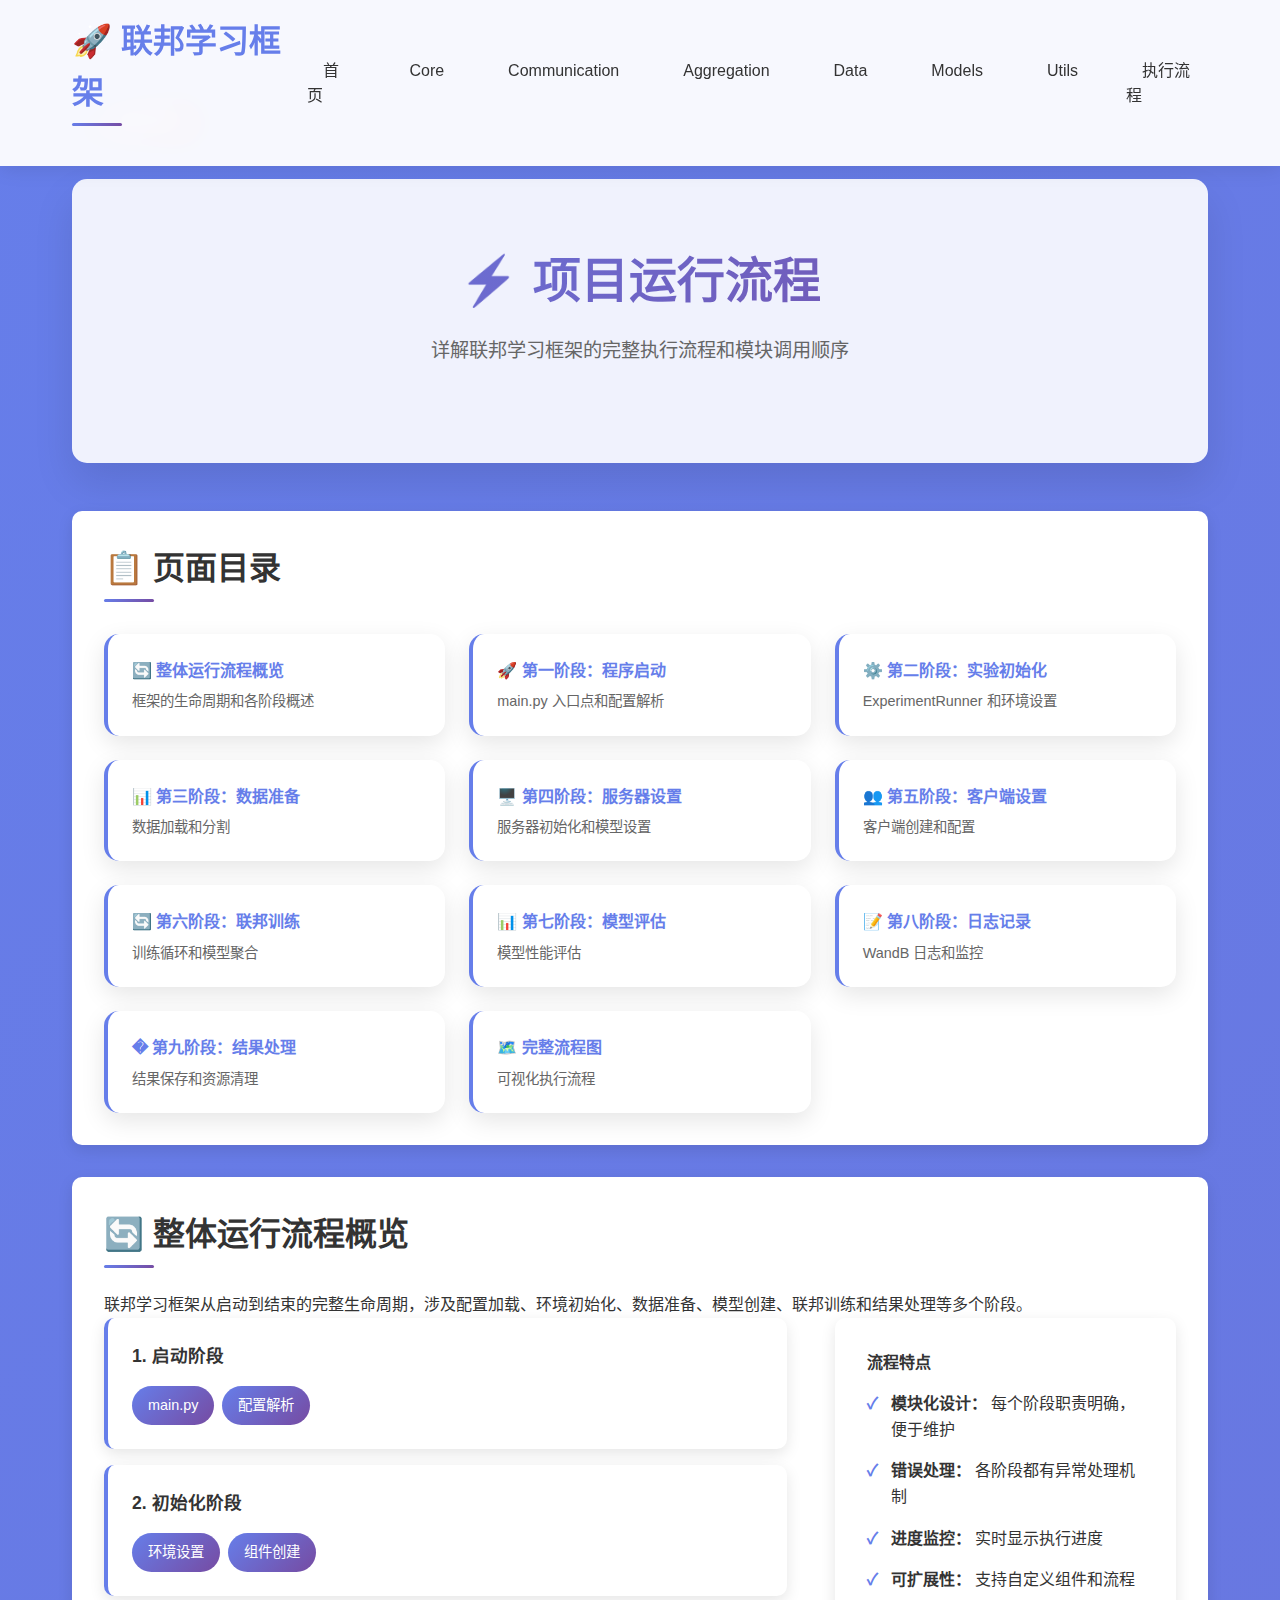
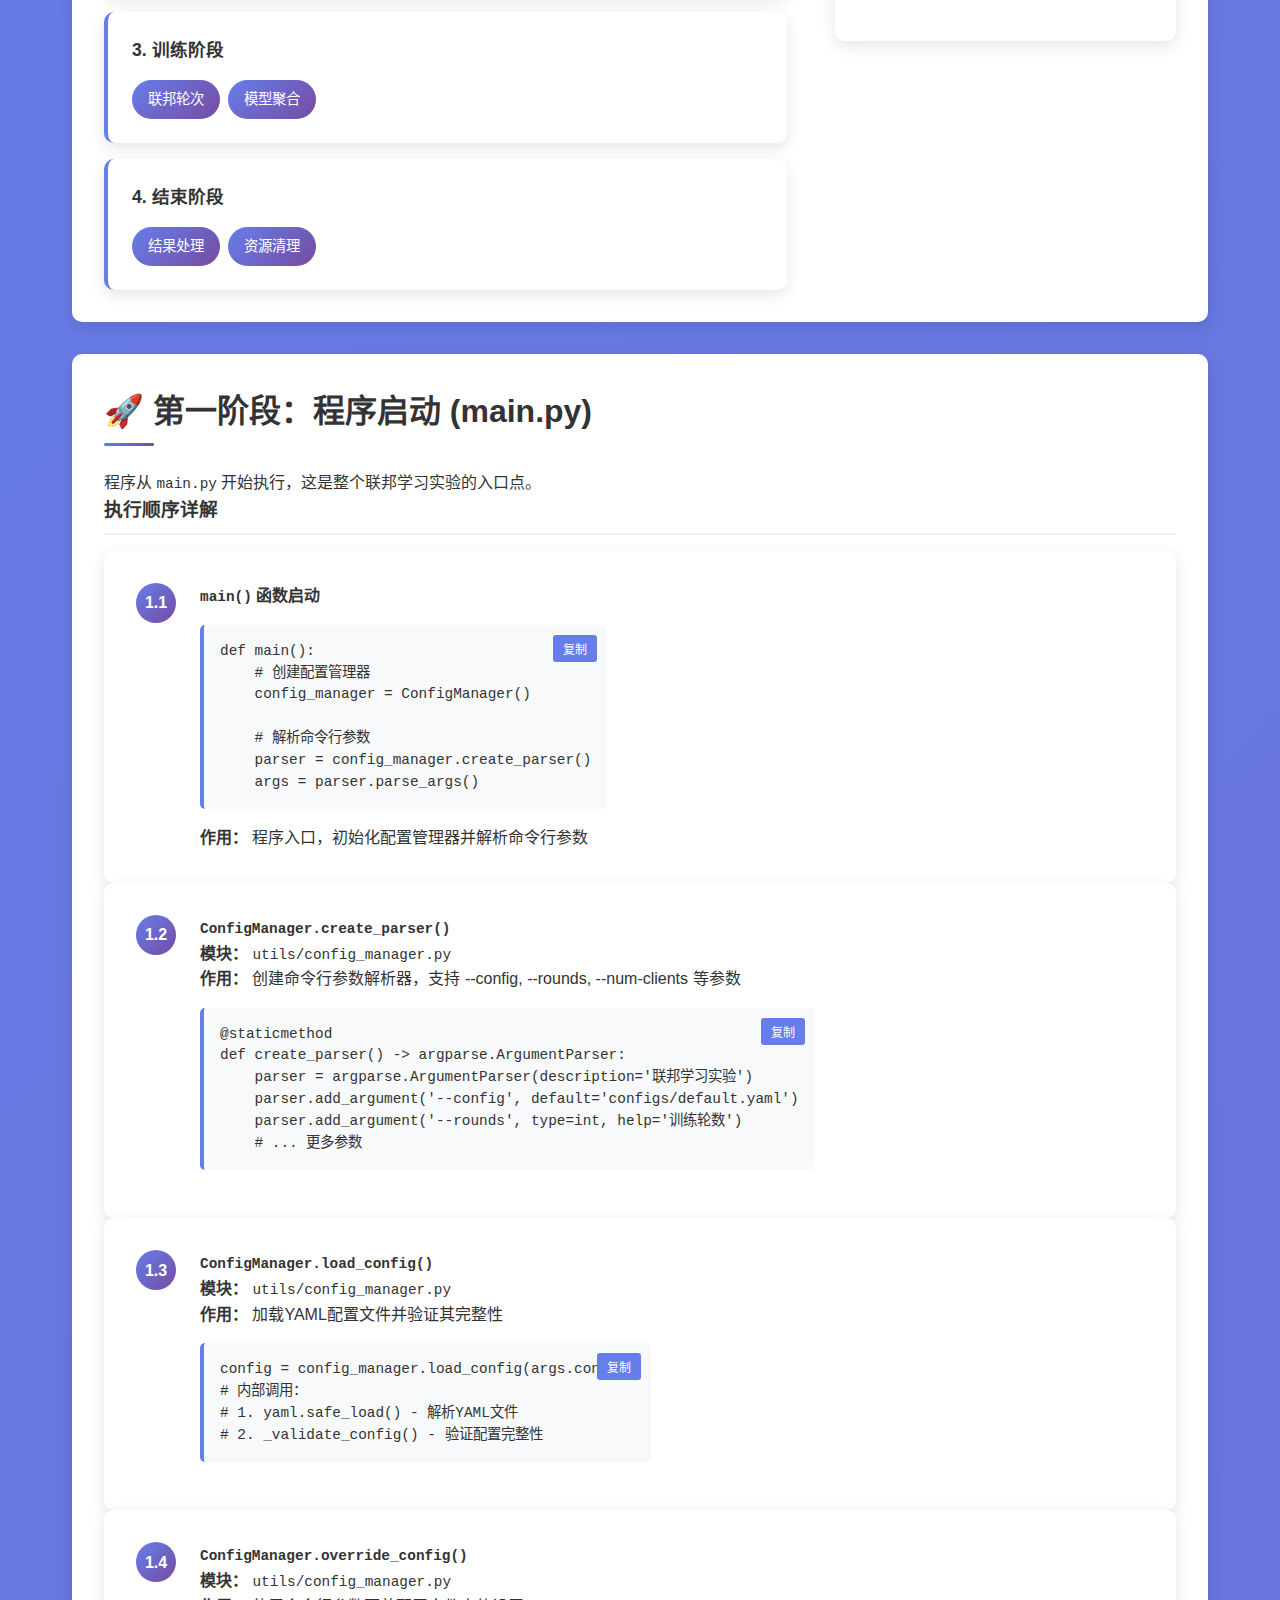
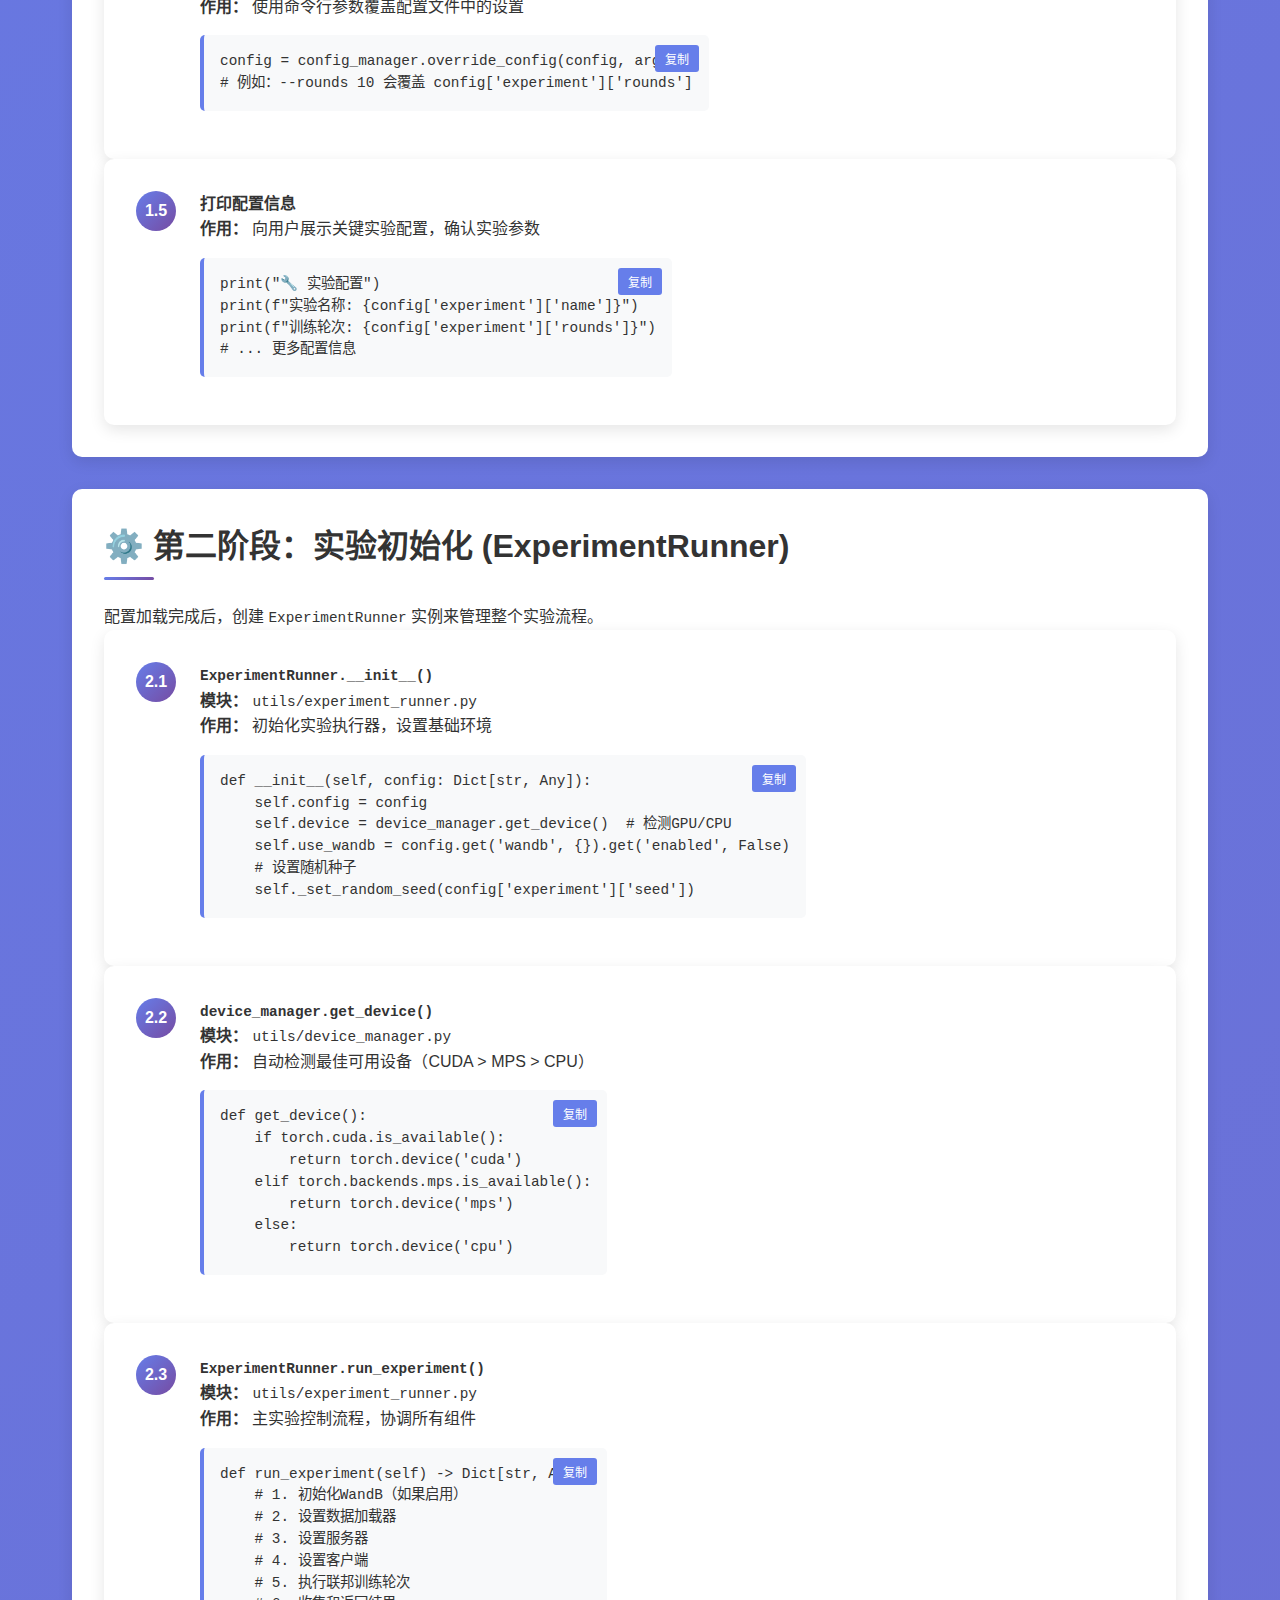
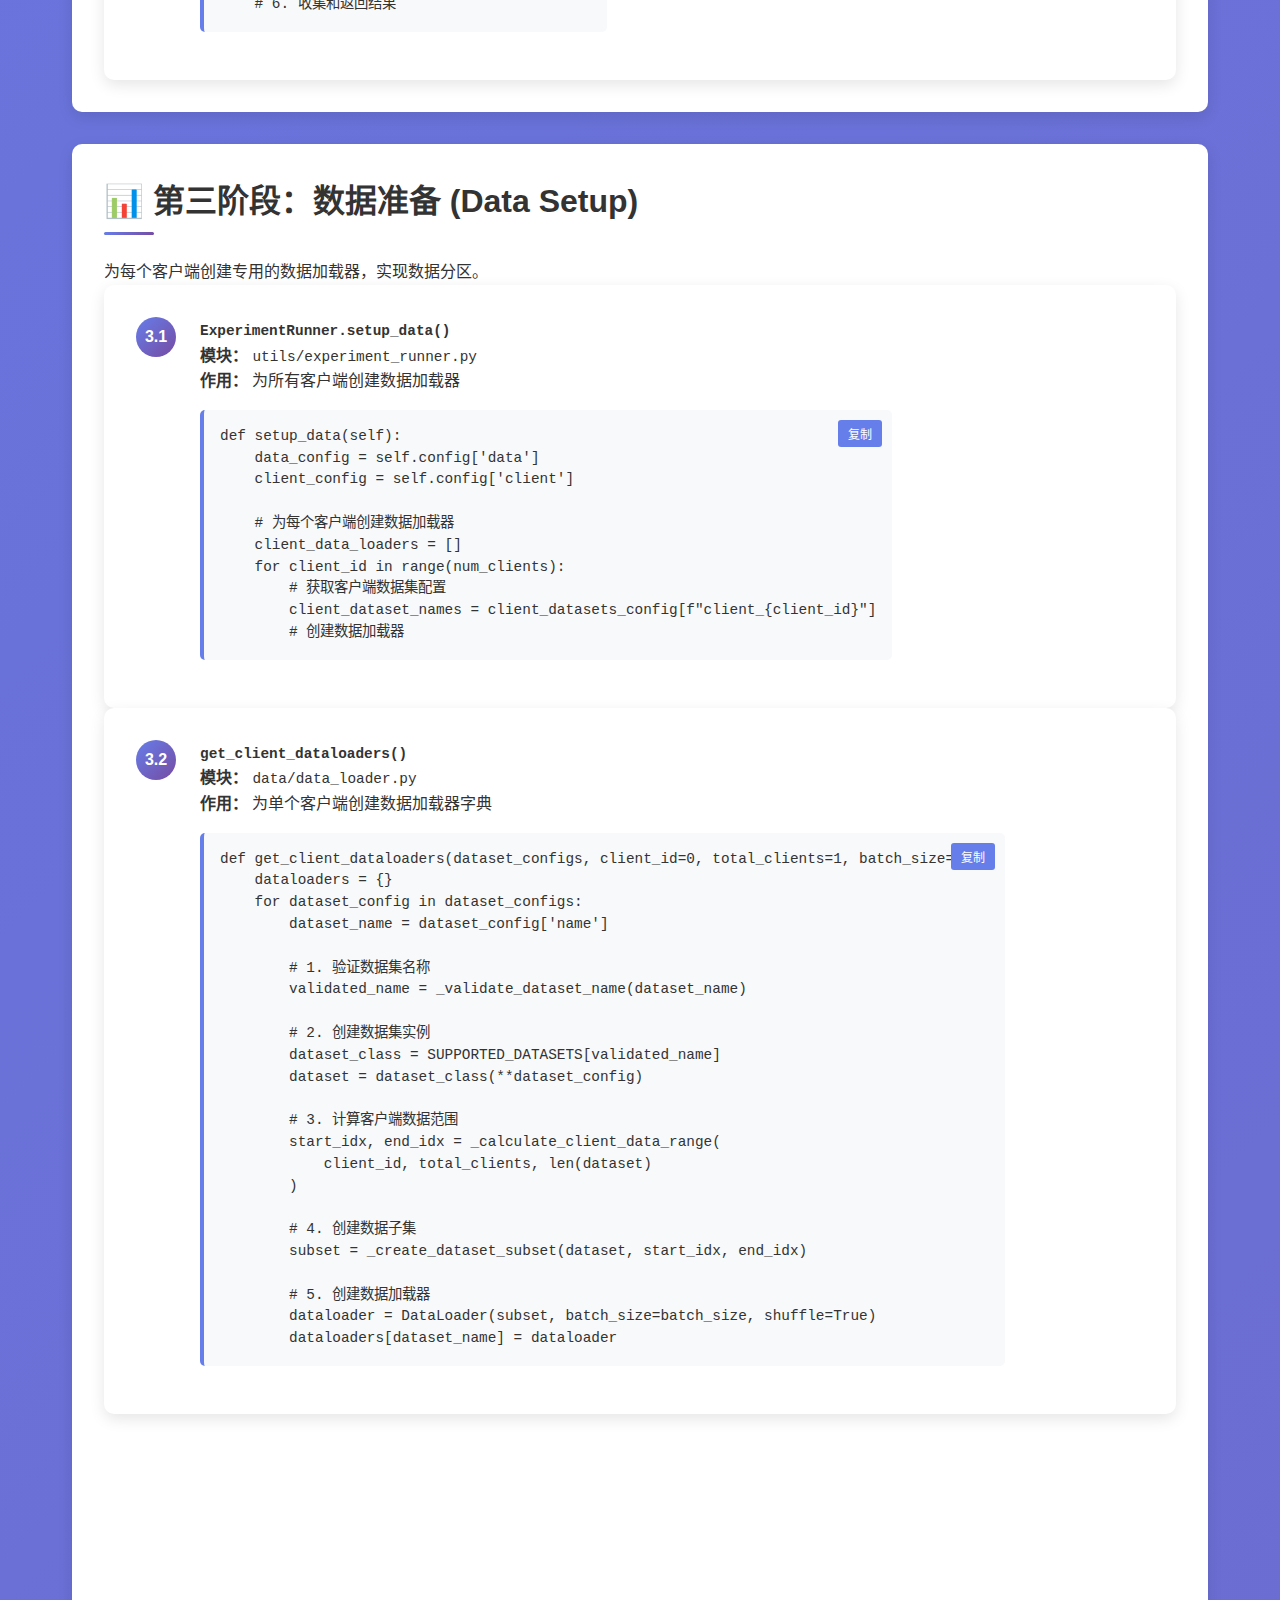
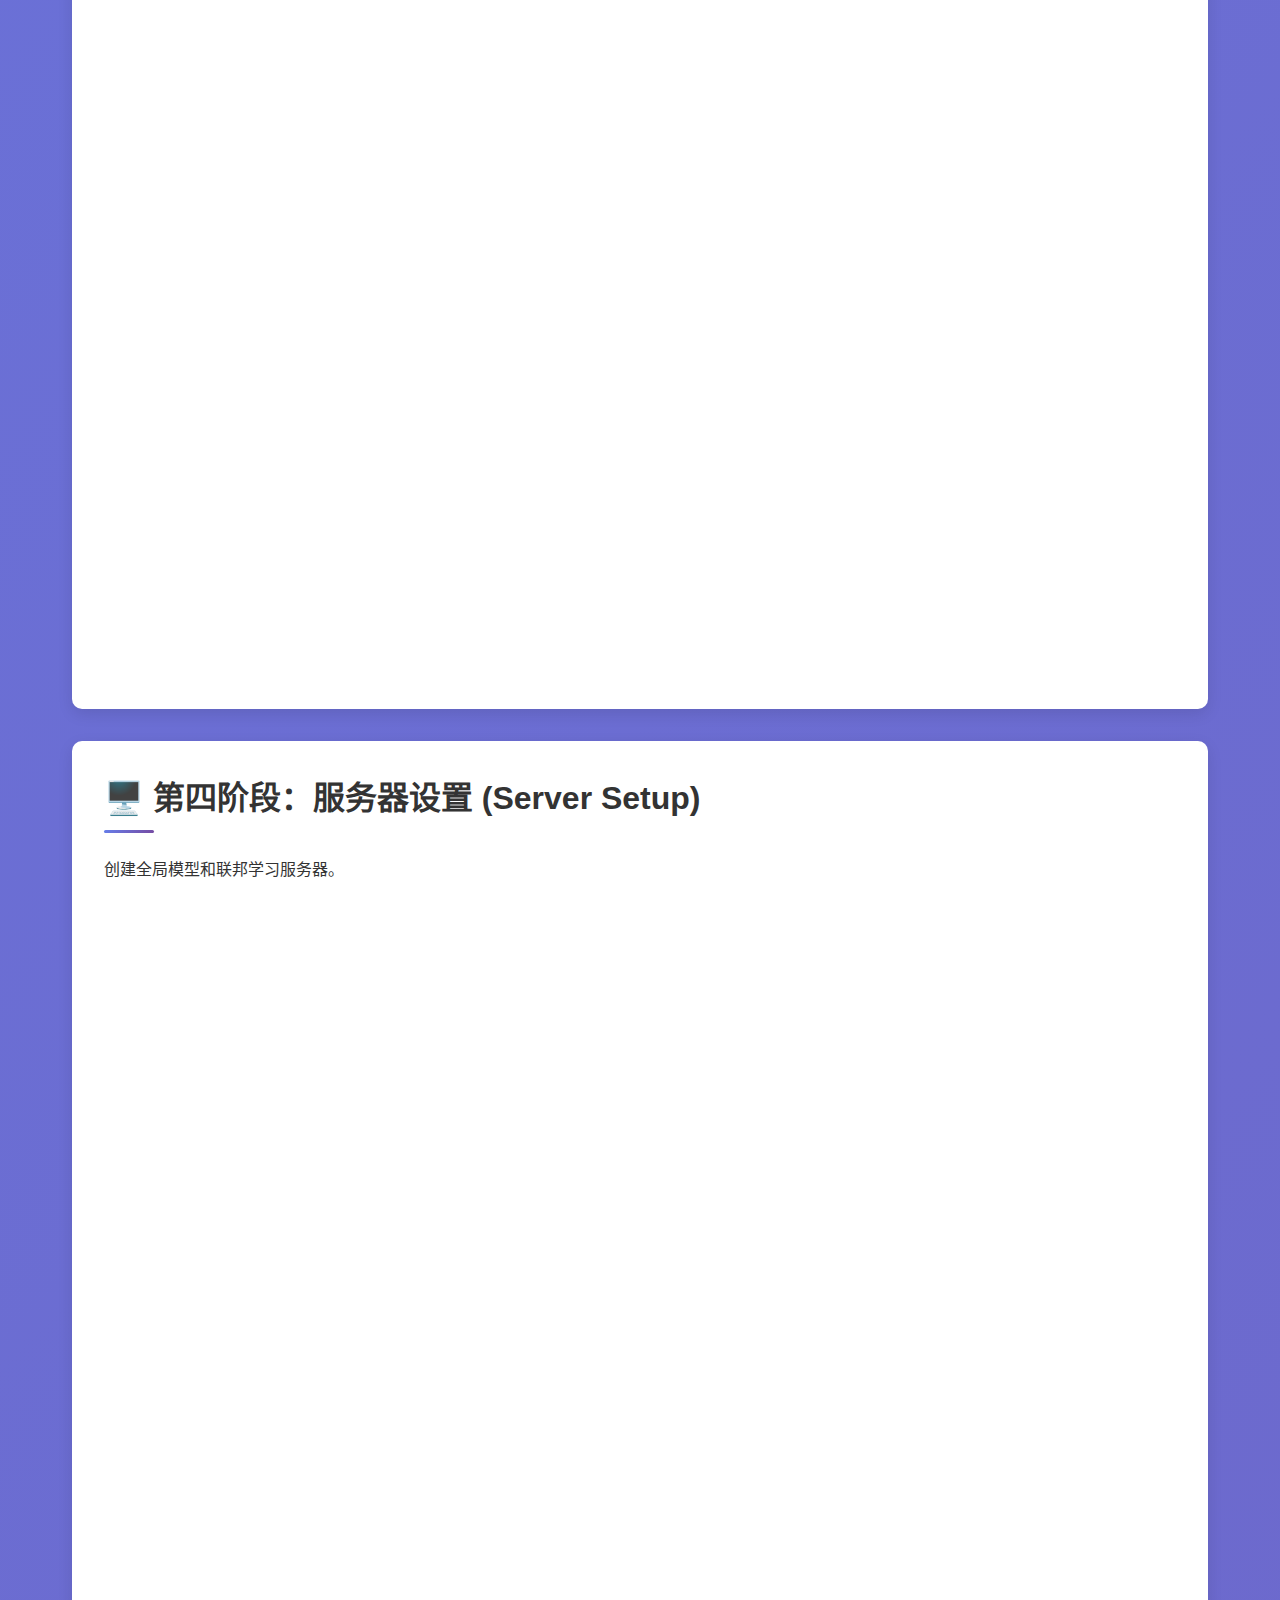
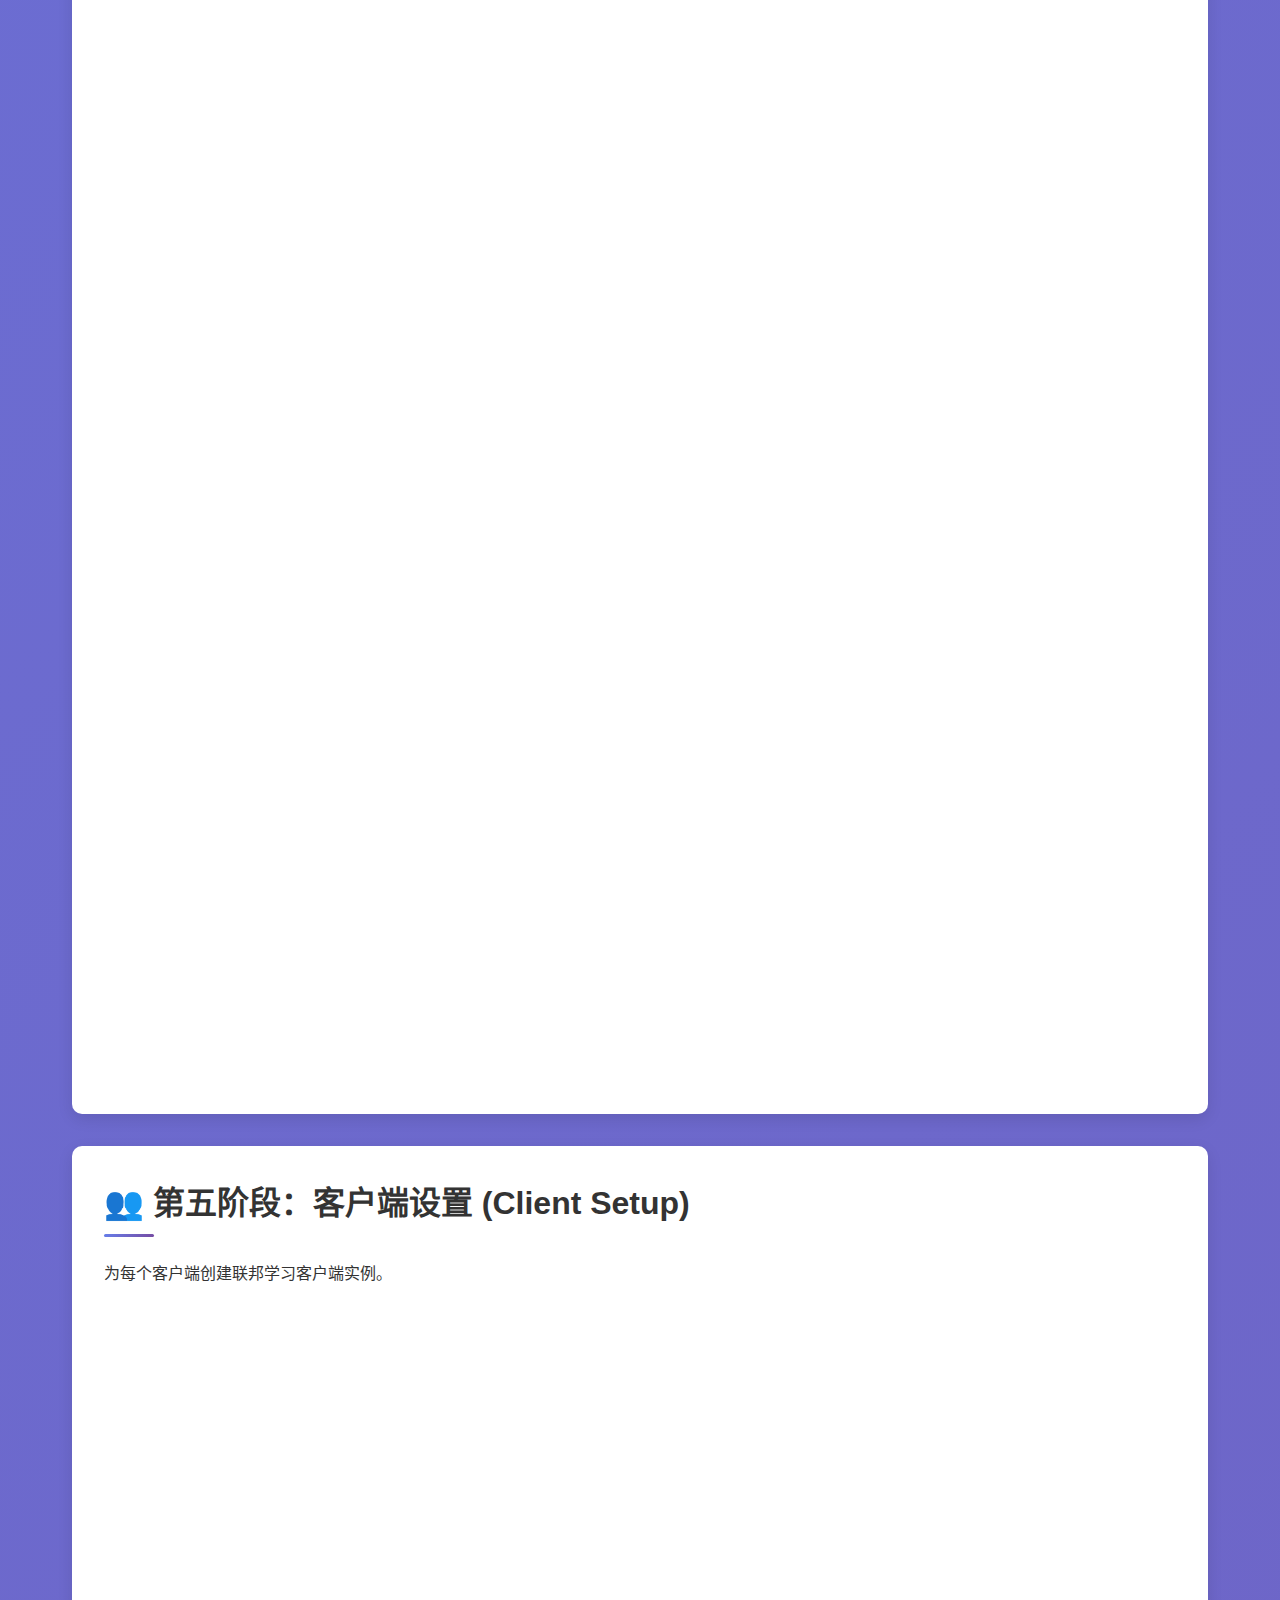
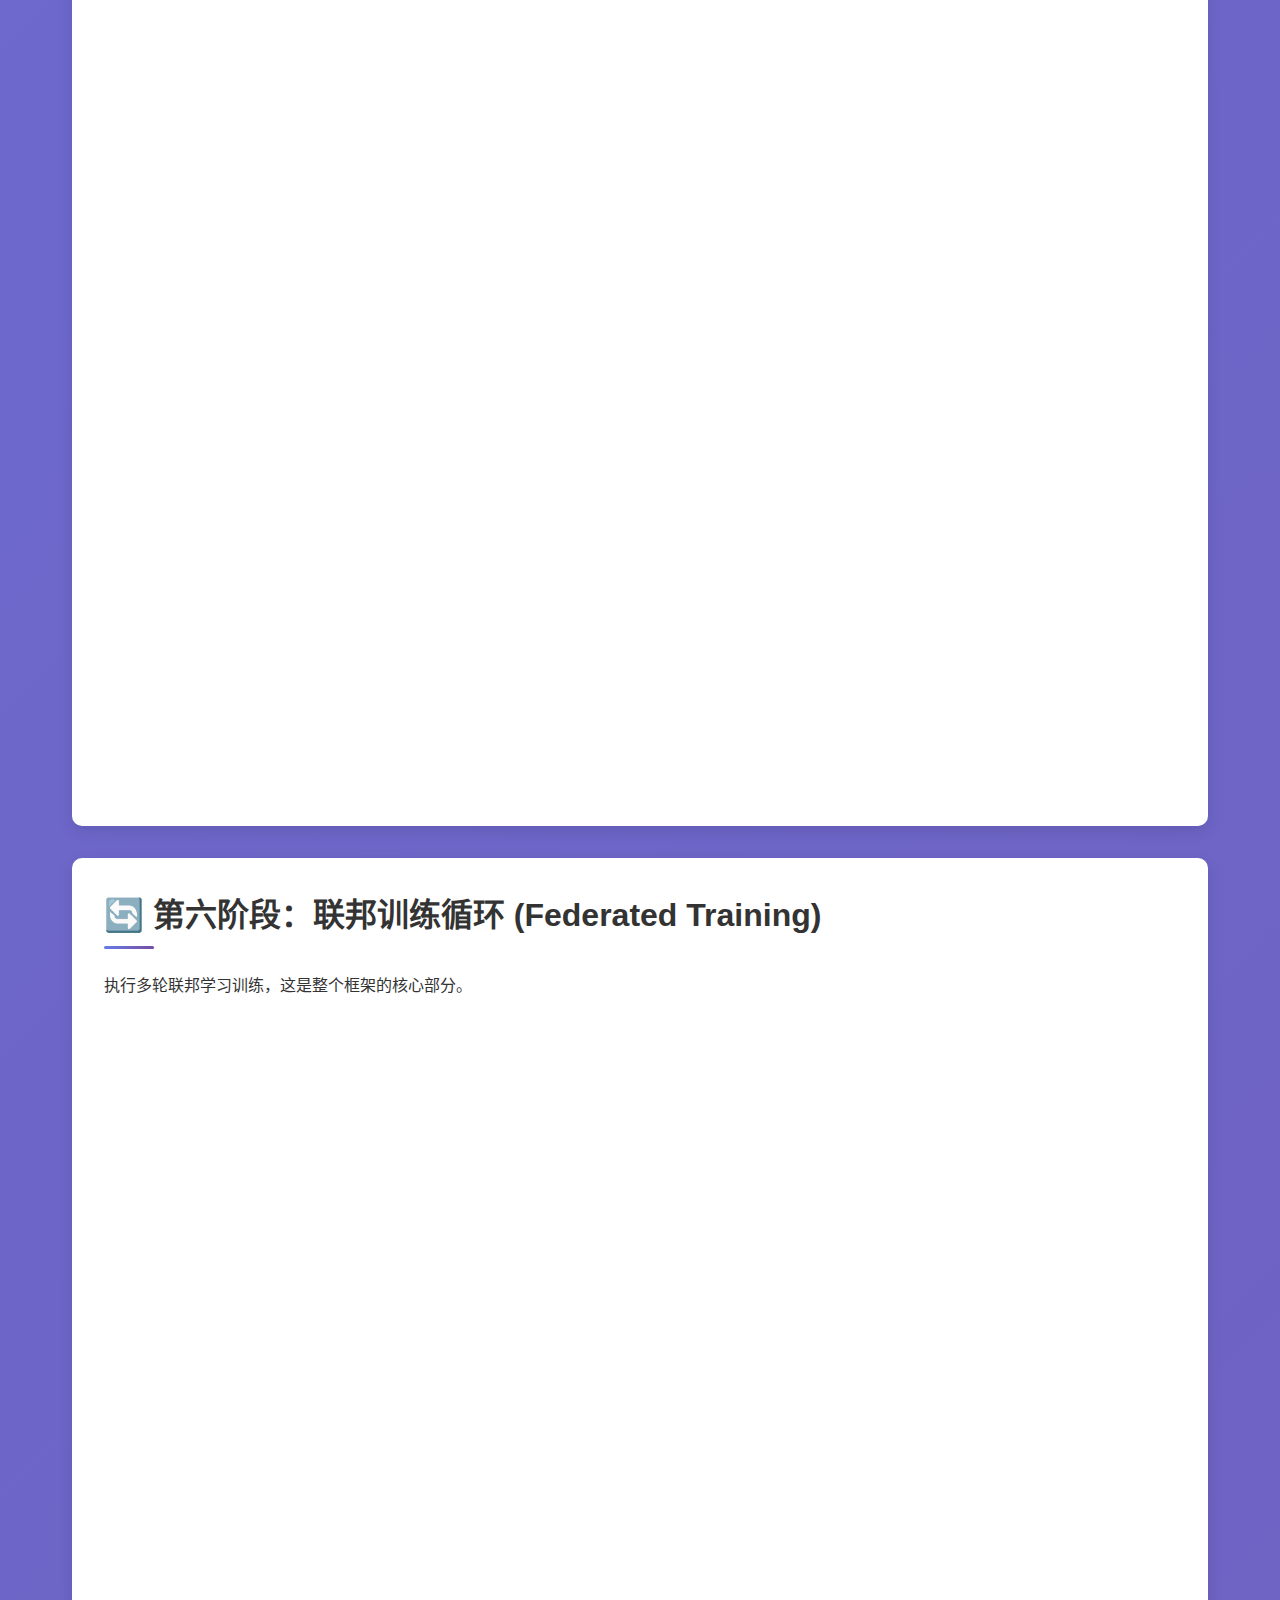
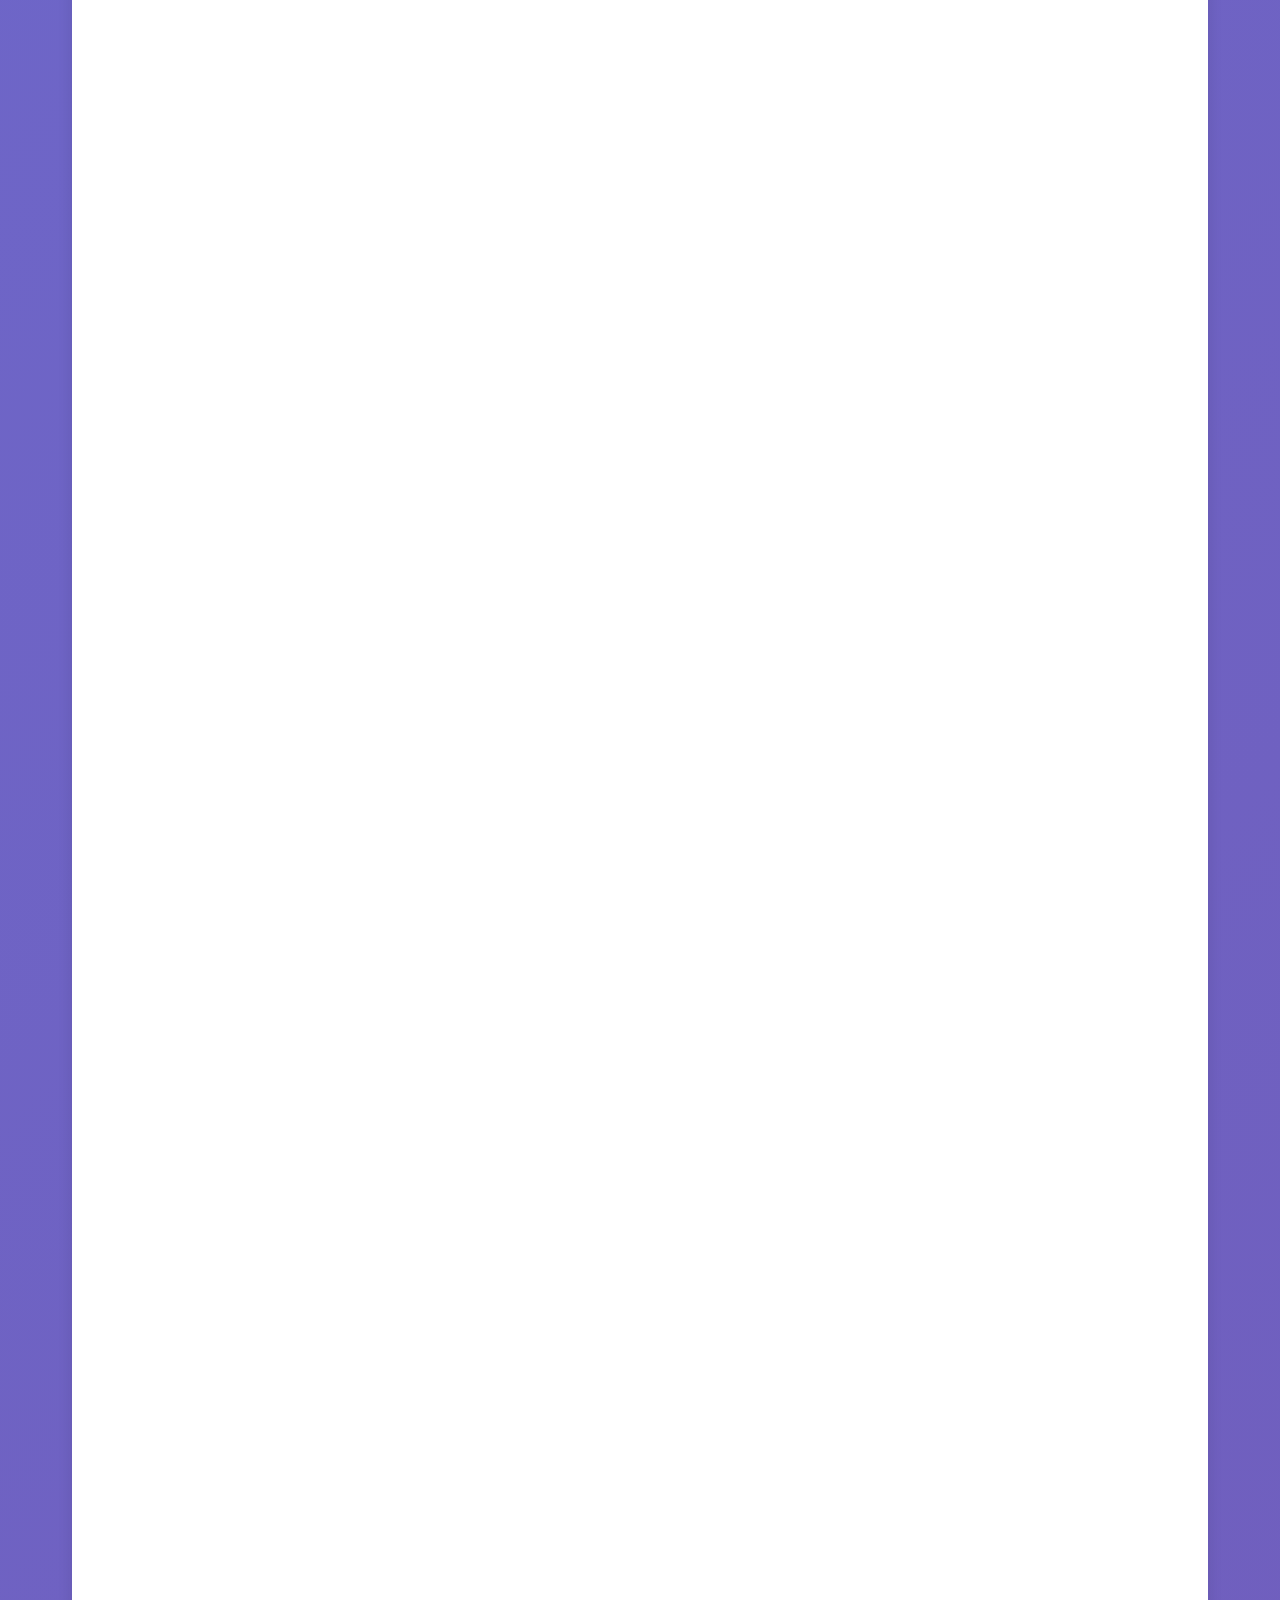
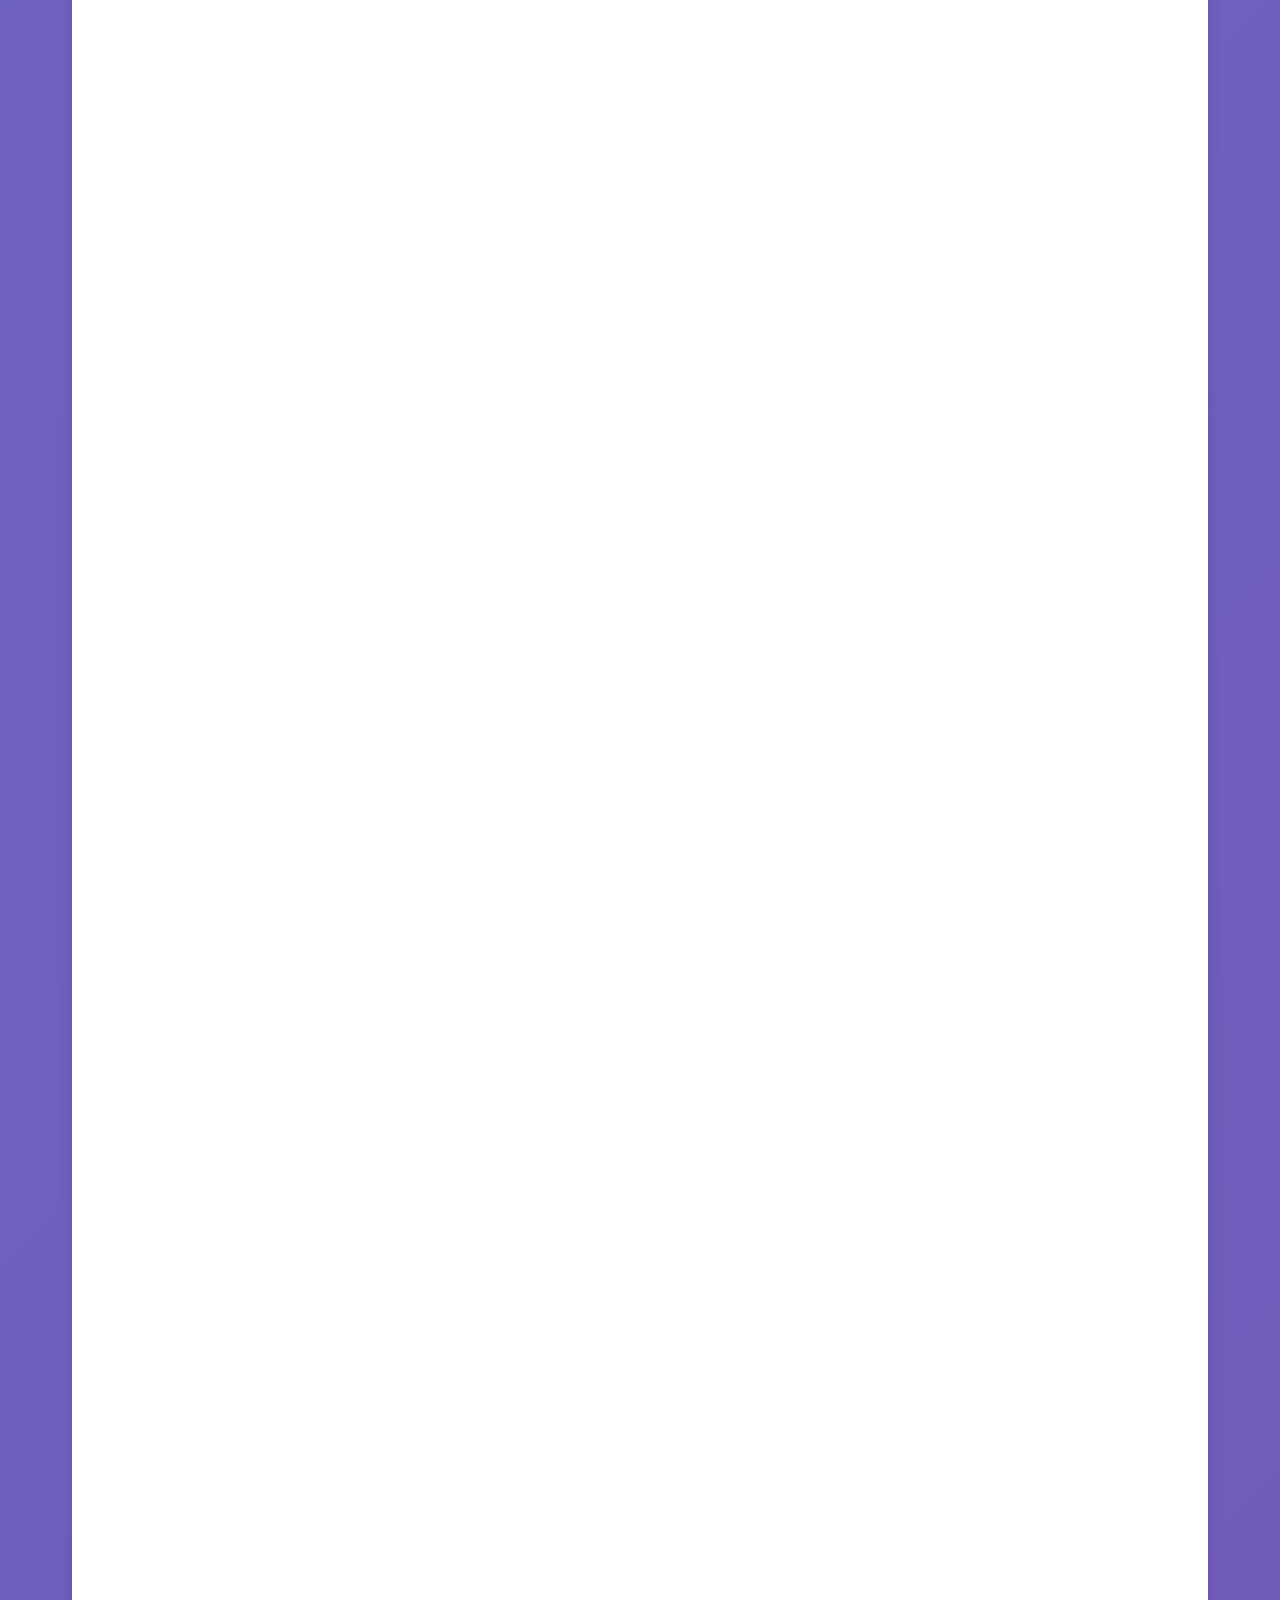
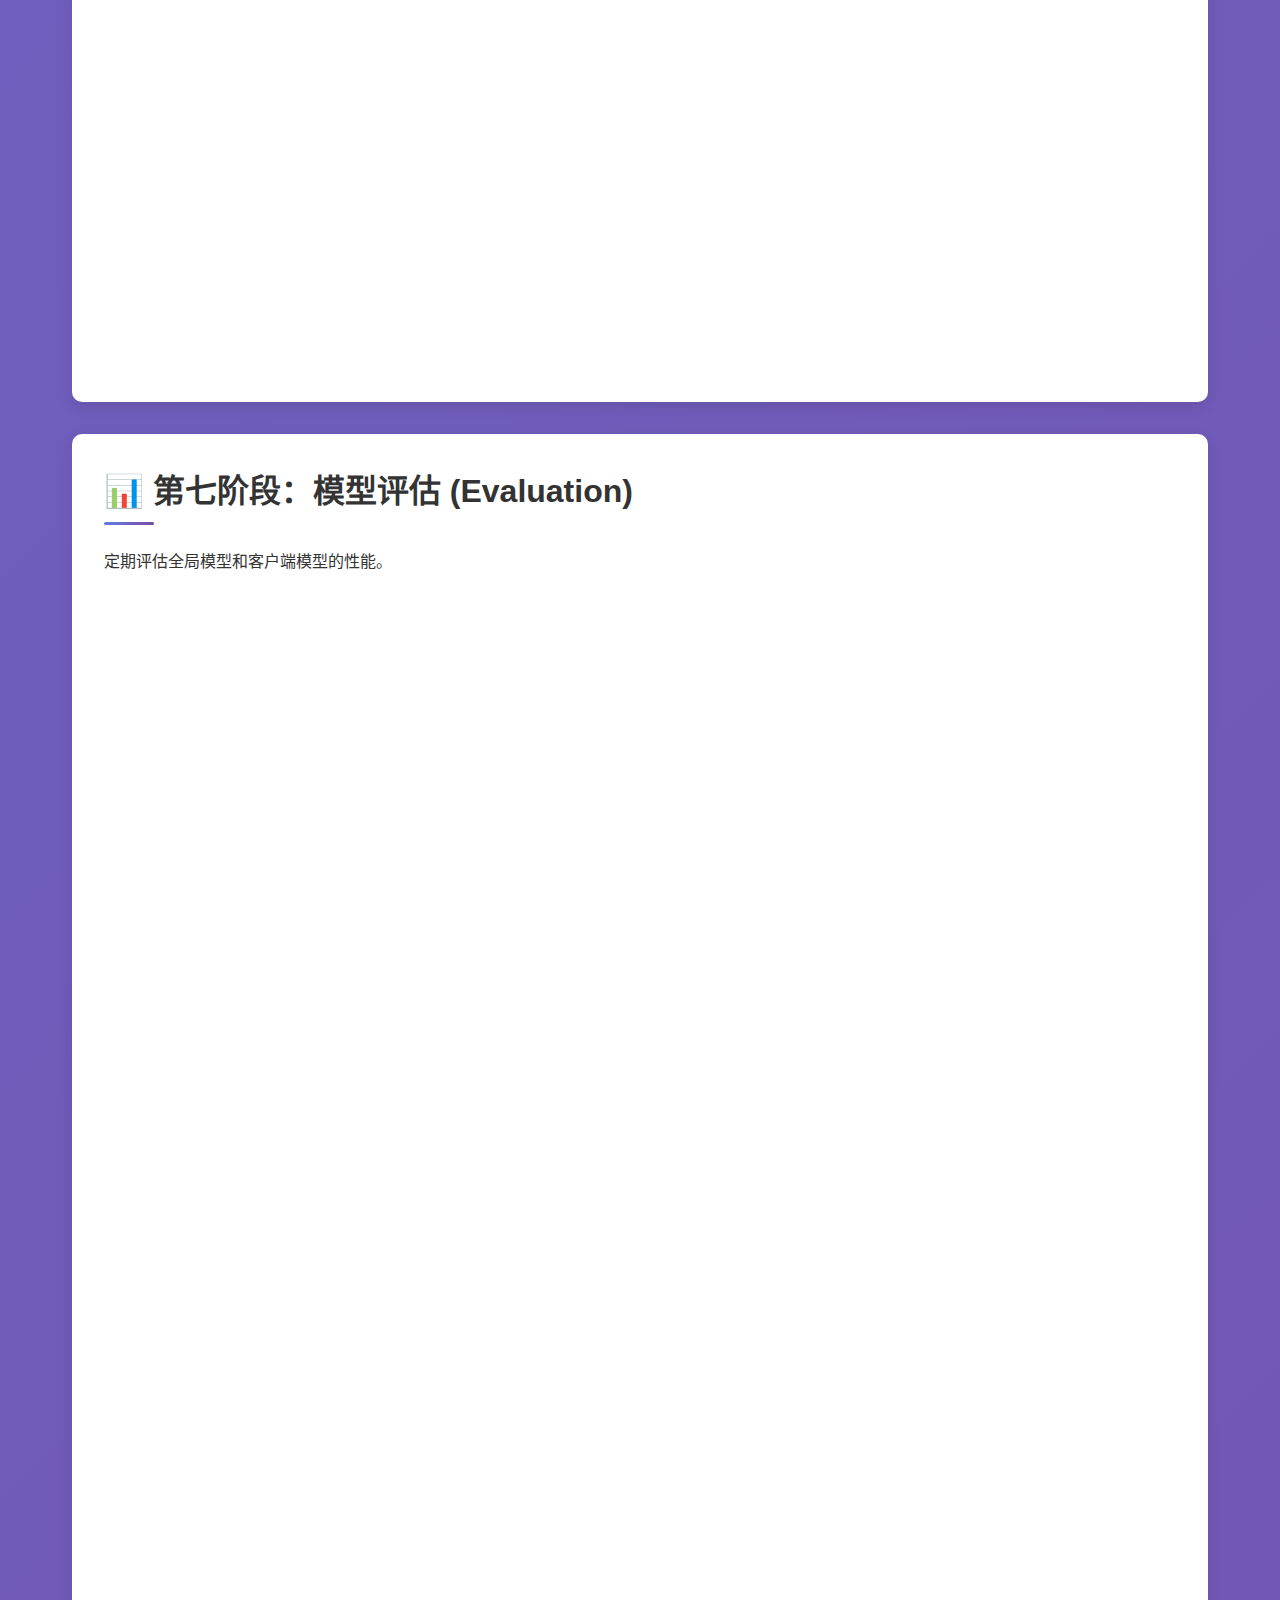
<file: docs/execution-flow.html>
<!DOCTYPE html>
<html lang="zh-CN">
<head>
    <meta charset="UTF-8">
    <meta name="viewport" content="width=device-width, initial-scale=1.0">
    <title>项目运行流程 - 联邦学习框架文档</title>
    <link rel="stylesheet" href="assets/style.css">
</head>
<body>
    <nav class="navbar">
        <div class="nav-container">
            <div class="nav-logo">
                <h2>🚀 联邦学习框架</h2>
            </div>
            <ul class="nav-menu">
                <li><a href="index.html" class="nav-link">首页</a></li>
                <li><a href="core.html" class="nav-link">Core</a></li>
                <li><a href="communication.html" class="nav-link">Communication</a></li>
                <li><a href="aggregation.html" class="nav-link">Aggregation</a></li>
                <li><a href="data.html" class="nav-link">Data</a></li>
                <li><a href="models.html" class="nav-link">Models</a></li>
                <li><a href="utils.html" class="nav-link">Utils</a></li>
                <li><a href="execution-flow.html" class="nav-link active">执行流程</a></li>
            </ul>
        </div>
    </nav>

    <div class="container">
        <a href="index.html" class="back-button">← 返回首页</a>
        
        <header class="hero">
            <h1>⚡ 项目运行流程</h1>
            <p class="hero-subtitle">详解联邦学习框架的完整执行流程和模块调用顺序</p>
        </header>

        <!-- 目录导航 -->
        <div class="content-section">
            <h2>📋 页面目录</h2>
            <div class="toc-grid">
                <div class="toc-card">
                    <h4><a href="#overview">🔄 整体运行流程概览</a></h4>
                    <p>框架的生命周期和各阶段概述</p>
                </div>
                <div class="toc-card">
                    <h4><a href="#stage1">🚀 第一阶段：程序启动</a></h4>
                    <p>main.py 入口点和配置解析</p>
                </div>
                <div class="toc-card">
                    <h4><a href="#stage2">⚙️ 第二阶段：实验初始化</a></h4>
                    <p>ExperimentRunner 和环境设置</p>
                </div>
                <div class="toc-card">
                    <h4><a href="#stage3">📊 第三阶段：数据准备</a></h4>
                    <p>数据加载和分割</p>
                </div>
                <div class="toc-card">
                    <h4><a href="#stage4">🖥️ 第四阶段：服务器设置</a></h4>
                    <p>服务器初始化和模型设置</p>
                </div>
                <div class="toc-card">
                    <h4><a href="#stage5">👥 第五阶段：客户端设置</a></h4>
                    <p>客户端创建和配置</p>
                </div>
                <div class="toc-card">
                    <h4><a href="#stage6">🔄 第六阶段：联邦训练</a></h4>
                    <p>训练循环和模型聚合</p>
                </div>
                <div class="toc-card">
                    <h4><a href="#stage7">📊 第七阶段：模型评估</a></h4>
                    <p>模型性能评估</p>
                </div>
                <div class="toc-card">
                    <h4><a href="#stage8">📝 第八阶段：日志记录</a></h4>
                    <p>WandB 日志和监控</p>
                </div>
                <div class="toc-card">
                    <h4><a href="#stage9">� 第九阶段：结果处理</a></h4>
                    <p>结果保存和资源清理</p>
                </div>
                <div class="toc-card">
                    <h4><a href="#flow-diagram">🗺️ 完整流程图</a></h4>
                    <p>可视化执行流程</p>
                </div>
            </div>
        </div>

        <div class="content-section" id="overview">
            <h2>🔄 整体运行流程概览</h2>
            <p>联邦学习框架从启动到结束的完整生命周期，涉及配置加载、环境初始化、数据准备、模型创建、联邦训练和结果处理等多个阶段。</p>
            
            <div class="architecture-content">
                <div class="architecture-diagram">
                    <div class="arch-layer">
                        <h4>1. 启动阶段</h4>
                        <div class="arch-components">
                            <span>main.py</span>
                            <span>配置解析</span>
                        </div>
                    </div>
                    <div class="arch-layer">
                        <h4>2. 初始化阶段</h4>
                        <div class="arch-components">
                            <span>环境设置</span>
                            <span>组件创建</span>
                        </div>
                    </div>
                    <div class="arch-layer">
                        <h4>3. 训练阶段</h4>
                        <div class="arch-components">
                            <span>联邦轮次</span>
                            <span>模型聚合</span>
                        </div>
                    </div>
                    <div class="arch-layer">
                        <h4>4. 结束阶段</h4>
                        <div class="arch-components">
                            <span>结果处理</span>
                            <span>资源清理</span>
                        </div>
                    </div>
                </div>
                
                <div class="architecture-description">
                    <h4>流程特点</h4>
                    <ul>
                        <li><strong>模块化设计：</strong> 每个阶段职责明确，便于维护</li>
                        <li><strong>错误处理：</strong> 各阶段都有异常处理机制</li>
                        <li><strong>进度监控：</strong> 实时显示执行进度</li>
                        <li><strong>可扩展性：</strong> 支持自定义组件和流程</li>
                    </ul>
                </div>
            </div>
        </div>

        <div class="content-section" id="stage1">
            <h2>🚀 第一阶段：程序启动 (main.py)</h2>
            <p>程序从 <code>main.py</code> 开始执行，这是整个联邦学习实验的入口点。</p>
            
            <h3>执行顺序详解</h3>
            <div class="step">
                <div class="step-number">1.1</div>
                <div class="step-content">
                    <h4><code>main()</code> 函数启动</h4>
                    <pre><code>def main():
    # 创建配置管理器
    config_manager = ConfigManager()
    
    # 解析命令行参数
    parser = config_manager.create_parser()
    args = parser.parse_args()</code></pre>
                    <p><strong>作用：</strong> 程序入口，初始化配置管理器并解析命令行参数</p>
                </div>
            </div>

            <div class="step">
                <div class="step-number">1.2</div>
                <div class="step-content">
                    <h4><code>ConfigManager.create_parser()</code></h4>
                    <p><strong>模块：</strong> <code>utils/config_manager.py</code></p>
                    <p><strong>作用：</strong> 创建命令行参数解析器，支持 --config, --rounds, --num-clients 等参数</p>
                    <pre><code>@staticmethod
def create_parser() -> argparse.ArgumentParser:
    parser = argparse.ArgumentParser(description='联邦学习实验')
    parser.add_argument('--config', default='configs/default.yaml')
    parser.add_argument('--rounds', type=int, help='训练轮数')
    # ... 更多参数</code></pre>
                </div>
            </div>

            <div class="step">
                <div class="step-number">1.3</div>
                <div class="step-content">
                    <h4><code>ConfigManager.load_config()</code></h4>
                    <p><strong>模块：</strong> <code>utils/config_manager.py</code></p>
                    <p><strong>作用：</strong> 加载YAML配置文件并验证其完整性</p>
                    <pre><code>config = config_manager.load_config(args.config)
# 内部调用：
# 1. yaml.safe_load() - 解析YAML文件
# 2. _validate_config() - 验证配置完整性</code></pre>
                </div>
            </div>

            <div class="step">
                <div class="step-number">1.4</div>
                <div class="step-content">
                    <h4><code>ConfigManager.override_config()</code></h4>
                    <p><strong>模块：</strong> <code>utils/config_manager.py</code></p>
                    <p><strong>作用：</strong> 使用命令行参数覆盖配置文件中的设置</p>
                    <pre><code>config = config_manager.override_config(config, args)
# 例如：--rounds 10 会覆盖 config['experiment']['rounds']</code></pre>
                </div>
            </div>

            <div class="step">
                <div class="step-number">1.5</div>
                <div class="step-content">
                    <h4>打印配置信息</h4>
                    <p><strong>作用：</strong> 向用户展示关键实验配置，确认实验参数</p>
                    <pre><code>print("🔧 实验配置")
print(f"实验名称: {config['experiment']['name']}")
print(f"训练轮次: {config['experiment']['rounds']}")
# ... 更多配置信息</code></pre>
                </div>
            </div>
        </div>

        <div class="content-section" id="stage2">
            <h2>⚙️ 第二阶段：实验初始化 (ExperimentRunner)</h2>
            <p>配置加载完成后，创建 <code>ExperimentRunner</code> 实例来管理整个实验流程。</p>

            <div class="step">
                <div class="step-number">2.1</div>
                <div class="step-content">
                    <h4><code>ExperimentRunner.__init__()</code></h4>
                    <p><strong>模块：</strong> <code>utils/experiment_runner.py</code></p>
                    <p><strong>作用：</strong> 初始化实验执行器，设置基础环境</p>
                    <pre><code>def __init__(self, config: Dict[str, Any]):
    self.config = config
    self.device = device_manager.get_device()  # 检测GPU/CPU
    self.use_wandb = config.get('wandb', {}).get('enabled', False)
    # 设置随机种子
    self._set_random_seed(config['experiment']['seed'])</code></pre>
                </div>
            </div>

            <div class="step">
                <div class="step-number">2.2</div>
                <div class="step-content">
                    <h4><code>device_manager.get_device()</code></h4>
                    <p><strong>模块：</strong> <code>utils/device_manager.py</code></p>
                    <p><strong>作用：</strong> 自动检测最佳可用设备（CUDA > MPS > CPU）</p>
                    <pre><code>def get_device():
    if torch.cuda.is_available():
        return torch.device('cuda')
    elif torch.backends.mps.is_available():
        return torch.device('mps')
    else:
        return torch.device('cpu')</code></pre>
                </div>
            </div>

            <div class="step">
                <div class="step-number">2.3</div>
                <div class="step-content">
                    <h4><code>ExperimentRunner.run_experiment()</code></h4>
                    <p><strong>模块：</strong> <code>utils/experiment_runner.py</code></p>
                    <p><strong>作用：</strong> 主实验控制流程，协调所有组件</p>
                    <pre><code>def run_experiment(self) -> Dict[str, Any]:
    # 1. 初始化WandB（如果启用）
    # 2. 设置数据加载器
    # 3. 设置服务器
    # 4. 设置客户端
    # 5. 执行联邦训练轮次
    # 6. 收集和返回结果</code></pre>
                </div>
            </div>
        </div>

        <div class="content-section" id="stage3">
            <h2>📊 第三阶段：数据准备 (Data Setup)</h2>
            <p>为每个客户端创建专用的数据加载器，实现数据分区。</p>

            <div class="step">
                <div class="step-number">3.1</div>
                <div class="step-content">
                    <h4><code>ExperimentRunner.setup_data()</code></h4>
                    <p><strong>模块：</strong> <code>utils/experiment_runner.py</code></p>
                    <p><strong>作用：</strong> 为所有客户端创建数据加载器</p>
                    <pre><code>def setup_data(self):
    data_config = self.config['data']
    client_config = self.config['client']
    
    # 为每个客户端创建数据加载器
    client_data_loaders = []
    for client_id in range(num_clients):
        # 获取客户端数据集配置
        client_dataset_names = client_datasets_config[f"client_{client_id}"]
        # 创建数据加载器</code></pre>
                </div>
            </div>

            <div class="step">
                <div class="step-number">3.2</div>
                <div class="step-content">
                    <h4><code>get_client_dataloaders()</code></h4>
                    <p><strong>模块：</strong> <code>data/data_loader.py</code></p>
                    <p><strong>作用：</strong> 为单个客户端创建数据加载器字典</p>
                    <pre><code>def get_client_dataloaders(dataset_configs, client_id=0, total_clients=1, batch_size=32):
    dataloaders = {}
    for dataset_config in dataset_configs:
        dataset_name = dataset_config['name']
        
        # 1. 验证数据集名称
        validated_name = _validate_dataset_name(dataset_name)
        
        # 2. 创建数据集实例
        dataset_class = SUPPORTED_DATASETS[validated_name]
        dataset = dataset_class(**dataset_config)
        
        # 3. 计算客户端数据范围
        start_idx, end_idx = _calculate_client_data_range(
            client_id, total_clients, len(dataset)
        )
        
        # 4. 创建数据子集
        subset = _create_dataset_subset(dataset, start_idx, end_idx)
        
        # 5. 创建数据加载器
        dataloader = DataLoader(subset, batch_size=batch_size, shuffle=True)
        dataloaders[dataset_name] = dataloader</code></pre>
                </div>
            </div>

            <div class="step">
                <div class="step-number">3.3</div>
                <div class="step-content">
                    <h4>数据集类初始化</h4>
                    <p><strong>模块：</strong> <code>data/datasets/mnist.py</code> 或 <code>data/datasets/cifar10.py</code></p>
                    <p><strong>作用：</strong> 加载和预处理数据集</p>
                    <pre><code># MNIST数据集示例
class MNIST(Dataset):
    def __init__(self, data_root: str, train: bool = True, preprocess=None):
        # 设置数据变换
        transform = transforms.Compose([
            transforms.ToTensor(),
            transforms.Normalize((0.1307,), (0.3081,))
        ])
        
        # 下载并加载数据
        self.dataset = datasets.MNIST(
            root=data_root, train=train, download=True, transform=transform
        )</code></pre>
                </div>
            </div>

            <div class="step">
                <div class="step-number">3.4</div>
                <div class="step-content">
                    <h4>数据统计打印</h4>
                    <p><strong>作用：</strong> 显示每个客户端的数据分布情况</p>
                    <pre><code>def _print_data_statistics(self, client_data_loaders, num_clients):
    print(f"✓ 数据加载完成: {num_clients} 个客户端")
    for client_id, dataloaders_dict in enumerate(client_data_loaders):
        # 统计每个客户端的数据量
        total_client_samples = 0
        for dataset_name, dataloader in dataloaders_dict.items():
            samples = len(dataloader.dataset)
            total_client_samples += samples
        print(f"  客户端 {client_id}: 总计 {total_client_samples} 样本")</code></pre>
                </div>
            </div>
        </div>

        <div class="content-section" id="stage4">
            <h2>🖥️ 第四阶段：服务器设置 (Server Setup)</h2>
            <p>创建全局模型和联邦学习服务器。</p>

            <div class="step">
                <div class="step-number">4.1</div>
                <div class="step-content">
                    <h4><code>ExperimentRunner.setup_server()</code></h4>
                    <p><strong>模块：</strong> <code>utils/experiment_runner.py</code></p>
                    <p><strong>作用：</strong> 创建全局模型和服务器实例</p>
                    <pre><code>def setup_server(self):
    # 1. 创建全局模型
    global_model = ModelFactory.create_model(
        self.config['model'],
        self.config.get('optimizer', {})
    )
    
    # 2. 移动模型到设备
    global_model = device_manager.move_model_to_device(global_model, self.device)
    
    # 3. 创建聚合器和服务器
    aggregator = FederatedAveraging()
    self.server = FederatedServer(global_model, aggregator)</code></pre>
                </div>
            </div>

            <div class="step">
                <div class="step-number">4.2</div>
                <div class="step-content">
                    <h4><code>ModelFactory.create_model()</code></h4>
                    <p><strong>模块：</strong> <code>utils/model_factory.py</code></p>
                    <p><strong>作用：</strong> 根据配置创建相应类型的模型</p>
                    <pre><code>@staticmethod
def create_model(model_config, optimizer_config=None):
    model_type = model_config.get('type', 'cnn')
    
    if model_type == 'cnn':
        return CNNModel(optimizer_config)
    elif model_type == 'clip':
        return CLIPModel(optimizer_config)
    else:
        raise ValueError(f"不支持的模型类型: {model_type}")</code></pre>
                </div>
            </div>

            <div class="step">
                <div class="step-number">4.3</div>
                <div class="step-content">
                    <h4>模型类初始化</h4>
                    <p><strong>模块：</strong> <code>models/cnn.py</code> 或 <code>models/clip.py</code></p>
                    <p><strong>作用：</strong> 创建神经网络结构和优化器</p>
                    <pre><code># CNN模型示例
class CNNModel(BaseModel):
    def __init__(self, optimizer_config=None):
        super().__init__(optimizer_config)
        
        # 创建CNN模型结构
        self.model = nn.Sequential(
            nn.Conv2d(3, 32, kernel_size=5),
            nn.ReLU(),
            nn.MaxPool2d(2, 2),
            # ... 更多层
        )
        
        # 创建损失函数和优化器
        self.criterion = nn.CrossEntropyLoss()
        self.create_optimizer(self.model.parameters())</code></pre>
                </div>
            </div>

            <div class="step">
                <div class="step-number">4.4</div>
                <div class="step-content">
                    <h4><code>FederatedServer.__init__()</code></h4>
                    <p><strong>模块：</strong> <code>core/server.py</code></p>
                    <p><strong>作用：</strong> 初始化联邦学习服务器</p>
                    <pre><code>def __init__(self, global_model, aggregator):
    super().__init__()
    self.global_model = global_model
    self.aggregator = aggregator
    self.round_num = 0
    self.client_weights = {}  # 客户端权重</code></pre>
                </div>
            </div>
        </div>

        <div class="content-section" id="stage5">
            <h2>👥 第五阶段：客户端设置 (Client Setup)</h2>
            <p>为每个客户端创建联邦学习客户端实例。</p>

            <div class="step">
                <div class="step-number">5.1</div>
                <div class="step-content">
                    <h4><code>ExperimentRunner.setup_clients()</code></h4>
                    <p><strong>模块：</strong> <code>utils/experiment_runner.py</code></p>
                    <p><strong>作用：</strong> 创建所有客户端实例</p>
                    <pre><code>def setup_clients(self):
    self.clients = []
    
    for client_id in range(self.config['client']['num_clients']):
        # 1. 创建客户端模型（复制服务器模型结构）
        client_model = ModelFactory.create_model(
            self.config['model'],
            self.config.get('optimizer', {})
        )
        
        # 2. 移动模型到设备
        client_model = device_manager.move_model_to_device(client_model, self.device)
        
        # 3. 创建客户端实例
        client = FederatedClient(
            client_id=f"client_{client_id}",
            model=client_model,
            data_loader=self.client_data_loaders[client_id],
            epochs=self.config['client']['local_epochs'],
            learning_rate=self.config['client']['learning_rate'],
            device=self.device
        )
        
        self.clients.append(client)</code></pre>
                </div>
            </div>

            <div class="step">
                <div class="step-number">5.2</div>
                <div class="step-content">
                    <h4><code>FederatedClient.__init__()</code></h4>
                    <p><strong>模块：</strong> <code>core/client.py</code></p>
                    <p><strong>作用：</strong> 初始化联邦学习客户端</p>
                    <pre><code>def __init__(self, client_id: str, model, data_loader=None, epochs=1, 
             learning_rate=0.01, device=None):
    super().__init__(client_id)
    self.model = model
    self.data_loader = data_loader
    self.epochs = epochs
    self.learning_rate = learning_rate
    self.device = device or torch.device('cpu')</code></pre>
                </div>
            </div>
        </div>

        <div class="content-section" id="stage6">
            <h2>🔄 第六阶段：联邦训练循环 (Federated Training)</h2>
            <p>执行多轮联邦学习训练，这是整个框架的核心部分。</p>

            <div class="step">
                <div class="step-number">6.1</div>
                <div class="step-content">
                    <h4>主训练循环</h4>
                    <p><strong>模块：</strong> <code>utils/experiment_runner.py</code></p>
                    <p><strong>作用：</strong> 控制多轮联邦学习的执行</p>
                    <pre><code>for round_num in range(self.config['experiment']['rounds']):
    print(f"\n🔄 联邦学习轮次 {round_num + 1}/{self.config['experiment']['rounds']}")
    
    # 执行一轮联邦学习
    round_metrics = self.run_federated_round(round_num)
    
    # 记录轮次结果
    results['rounds'].append({
        'round': round_num + 1,
        'metrics': round_metrics
    })</code></pre>
                </div>
            </div>

            <div class="step">
                <div class="step-number">6.2</div>
                <div class="step-content">
                    <h4><code>ExperimentRunner.run_federated_round()</code></h4>
                    <p><strong>模块：</strong> <code>utils/experiment_runner.py</code></p>
                    <p><strong>作用：</strong> 执行单轮联邦学习</p>
                    <pre><code>def run_federated_round(self, round_num: int) -> Dict[str, float]:
    # 1. 获取全局模型参数
    global_model_params = self.server.send_global_model()
    
    # 2. 客户端本地训练
    client_updates = []
    with tqdm(total=len(self.clients), desc="客户端训练") as pbar:
        for client in self.clients:
            # 客户端训练
            client_result = client.train(global_model_params, show_progress=False)
            client_updates.append(client_result)
            
            # 更新进度条
            loss = client_result['metrics']['loss']
            pbar.update(1)
            pbar.set_postfix({'Loss': f'{loss:.3f}'})
    
    # 3. 服务器聚合
    self.server.aggregate(client_updates)
    
    # 4. 评估（如果需要）
    metrics = {}
    if round_num % self.config['evaluation']['evaluate_every'] == 0:
        metrics = self.evaluation_manager.evaluate_global_model(
            self.server, self.test_dataloader, round_num
        )
    
    return metrics</code></pre>
                </div>
            </div>

            <div class="step">
                <div class="step-number">6.3</div>
                <div class="step-content">
                    <h4><code>FederatedClient.train()</code></h4>
                    <p><strong>模块：</strong> <code>core/client.py</code></p>
                    <p><strong>作用：</strong> 客户端本地训练</p>
                    <pre><code>def train(self, global_model_params: Dict[str, Any], show_progress: bool = False):
    # 1. 设置全局模型参数
    if global_model_params:
        self.model.set_parameters(global_model_params)
    
    # 2. 本地训练循环
    total_loss = 0.0
    total_samples = 0
    
    for epoch in range(self.epochs):
        for batch_data, batch_labels in self.data_loader:
            # 将数据移到设备
            batch_data, batch_labels = device_manager.move_tensors_to_device(
                batch_data, batch_labels, device=self.device
            )
            
            # 执行训练步骤
            loss = self.model.train_step(batch_data, batch_labels)
            total_loss += loss * batch_data.size(0)
            total_samples += batch_data.size(0)
    
    # 3. 计算平均损失
    avg_loss = total_loss / total_samples if total_samples > 0 else 0.0
    
    # 4. 评估训练后的模型
    eval_metrics = self.evaluate_on_local_data()
    
    # 5. 返回训练结果
    return {
        'parameters': self.model.get_parameters(),
        'metrics': {
            'loss': avg_loss,
            'accuracy': eval_metrics.get('accuracy')
        }
    }</code></pre>
                </div>
            </div>

            <div class="step">
                <div class="step-number">6.4</div>
                <div class="step-content">
                    <h4><code>CNNModel.train_step()</code></h4>
                    <p><strong>模块：</strong> <code>models/cnn.py</code></p>
                    <p><strong>作用：</strong> 执行单步神经网络训练</p>
                    <pre><code>def train_step(self, data, labels):
    self.model.train()
    
    # 确保数据在正确设备上
    data, labels = self._ensure_device_compatibility(data, labels)
    
    # 前向传播
    outputs = self.model(data)
    loss = self.criterion(outputs, labels)
    
    # 反向传播
    self.optimizer.zero_grad()
    loss.backward()
    self.optimizer.step()
    
    return loss.item()</code></pre>
                </div>
            </div>

            <div class="step">
                <div class="step-number">6.5</div>
                <div class="step-content">
                    <h4><code>FederatedServer.aggregate()</code></h4>
                    <p><strong>模块：</strong> <code>core/server.py</code></p>
                    <p><strong>作用：</strong> 聚合客户端模型更新</p>
                    <pre><code>def aggregate(self, client_updates: List[Dict[str, Any]]) -> Dict[str, Any]:
    if not client_updates:
        return self.global_model.get_parameters()
    
    # 使用聚合算法进行聚合
    aggregated_params = self.aggregator.aggregate(
        client_updates, self.client_weights
    )
    
    # 更新全局模型
    self.global_model.set_parameters(aggregated_params)
    self.round_num += 1
    
    return aggregated_params</code></pre>
                </div>
            </div>

            <div class="step">
                <div class="step-number">6.6</div>
                <div class="step-content">
                    <h4><code>FederatedAveraging.aggregate()</code></h4>
                    <p><strong>模块：</strong> <code>aggregation/federated_avg.py</code></p>
                    <p><strong>作用：</strong> 执行联邦平均聚合算法</p>
                    <pre><code>def aggregate(self, client_updates, client_weights=None):
    # 1. 提取客户端参数
    client_params_list = []
    for update in client_updates:
        if isinstance(update, dict) and 'parameters' in update:
            client_params_list.append(update['parameters'])
    
    # 2. 处理权重（均等权重或自定义权重）
    if client_weights is None:
        num_clients = len(client_params_list)
        weights = [1.0 / num_clients] * num_clients
    else:
        weights = list(client_weights.values())
        total_weight = sum(weights)
        weights = [w / total_weight for w in weights]
    
    # 3. 参数聚合
    aggregated_params = None
    for i, client_params in enumerate(client_params_list):
        weight = weights[i]
        
        if aggregated_params is None:
            aggregated_params = copy.deepcopy(client_params)
            for key in aggregated_params:
                aggregated_params[key] *= weight
        else:
            for key in client_params:
                if key in aggregated_params:
                    aggregated_params[key] += client_params[key] * weight
    
    return aggregated_params</code></pre>
                </div>
            </div>
        </div>

        <div class="content-section" id="stage7">
            <h2>📊 第七阶段：模型评估 (Evaluation)</h2>
            <p>定期评估全局模型和客户端模型的性能。</p>

            <div class="step">
                <div class="step-number">7.1</div>
                <div class="step-content">
                    <h4><code>EvaluationManager.evaluate_global_model()</code></h4>
                    <p><strong>模块：</strong> <code>utils/evaluation_manager.py</code></p>
                    <p><strong>作用：</strong> 评估全局模型在测试集上的性能</p>
                    <pre><code>def evaluate_global_model(self, server, test_dataloader, round_num):
    try:
        print(f"  📊 评估全局模型 (轮次 {round_num + 1})")
        
        # 使用服务器的评估方法
        global_metrics = server.evaluate_with_dataloader(test_dataloader)
        
        if global_metrics:
            print(f"    全局准确率: {global_metrics.get('accuracy', 0):.4f}")
            print(f"    全局损失: {global_metrics.get('loss', 0):.4f}")
        
        return {
            'global_accuracy': global_metrics.get('accuracy', 0),
            'global_loss': global_metrics.get('loss', 0)
        }
    except Exception as e:
        print(f"    ⚠️  全局评估失败: {str(e)}")
        return {}</code></pre>
                </div>
            </div>

            <div class="step">
                <div class="step-number">7.2</div>
                <div class="step-content">
                    <h4><code>FederatedServer.evaluate_with_dataloader()</code></h4>
                    <p><strong>模块：</strong> <code>core/server.py</code></p>
                    <p><strong>作用：</strong> 使用数据加载器评估全局模型</p>
                    <pre><code>def evaluate_with_dataloader(self, test_dataloader):
    try:
        total_samples = 0
        total_loss = 0.0
        total_correct = 0
        
        self.global_model.model.eval()
        
        with torch.no_grad():
            for batch_data, batch_labels in test_dataloader:
                # 评估批次数据
                metrics = self.global_model.evaluate(batch_data, batch_labels)
                
                batch_size = batch_data.size(0)
                total_samples += batch_size
                total_loss += metrics['loss'] * batch_size
                total_correct += metrics['accuracy'] * batch_size
        
        return {
            'loss': total_loss / total_samples,
            'accuracy': total_correct / total_samples
        }
    except Exception as e:
        print(f"⚠️  全局模型评估失败: {str(e)}")
        return {}</code></pre>
                </div>
            </div>
        </div>

        <div class="content-section" id="stage8">
            <h2>📝 第八阶段：日志记录 (Logging)</h2>
            <p>记录实验过程中的各种指标和信息。</p>

            <div class="step">
                <div class="step-number">8.1</div>
                <div class="step-content">
                    <h4>WandB日志记录（可选）</h4>
                    <p><strong>模块：</strong> <code>utils/wandb_logger.py</code></p>
                    <p><strong>作用：</strong> 记录实验指标到WandB平台</p>
                    <pre><code># 如果启用WandB
if self.use_wandb:
    # 记录客户端指标
    log_client_metrics(
        client.client_id,
        round_num,
        metrics.get('loss', 0.0),
        metrics.get('accuracy')
    )
    
    # 记录全局指标
    log_global_metrics(round_num, global_metrics)</code></pre>
                </div>
            </div>

            <div class="step">
                <div class="step-number">8.2</div>
                <div class="step-content">
                    <h4>控制台输出</h4>
                    <p><strong>作用：</strong> 实时显示训练进度和关键指标</p>
                    <pre><code># 进度条显示
with tqdm(total=len(self.clients), desc="客户端训练") as pbar:
    for client in self.clients:
        # ... 训练逻辑
        pbar.update(1)
        pbar.set_postfix({'Loss': f'{loss:.3f}'})

# 评估结果输出
print(f"    全局准确率: {global_metrics.get('accuracy', 0):.4f}")
print(f"    全局损失: {global_metrics.get('loss', 0):.4f}")</code></pre>
                </div>
            </div>
        </div>

        <div class="content-section" id="stage9">
            <h2>📋 第九阶段：结果处理 (Results Processing)</h2>
            <p>实验完成后，收集、处理和展示实验结果。</p>

            <div class="step">
                <div class="step-number">9.1</div>
                <div class="step-content">
                    <h4>结果收集</h4>
                    <p><strong>模块：</strong> <code>utils/experiment_runner.py</code></p>
                    <p><strong>作用：</strong> 汇总所有轮次的实验结果</p>
                    <pre><code># 在实验结束时
end_time = time.time()
execution_time = end_time - start_time

results = {
    'experiment_config': {
        'name': self.config['experiment']['name'],
        'rounds': self.config['experiment']['rounds'],
        'num_clients': self.config['client']['num_clients'],
        'local_epochs': self.config['client']['local_epochs']
    },
    'final_metrics': final_metrics,
    'rounds': round_results,
    'execution_time': execution_time
}

return results</code></pre>
                </div>
            </div>

            <div class="step">
                <div class="step-number">9.2</div>
                <div class="step-content">
                    <h4><code>ResultsHandler.print_experiment_summary()</code></h4>
                    <p><strong>模块：</strong> <code>utils/results_handler.py</code></p>
                    <p><strong>作用：</strong> 打印实验结果摘要</p>
                    <pre><code>@staticmethod
def print_experiment_summary(results: Dict[str, Any]):
    print("📊 实验结果摘要")
    print(f"实验名称: {results['experiment_config']['name']}")
    print(f"执行时间: {results['execution_time']:.2f} 秒")
    
    # 最终性能指标
    final_metrics = results.get('final_metrics', {})
    if final_metrics:
        print(f"最终全局准确率: {final_metrics.get('global_accuracy', 0):.4f}")
        print(f"最终全局损失: {final_metrics.get('global_loss', 0):.4f}")
    
    # 训练轮次统计
    rounds_data = results.get('rounds', [])
    if rounds_data:
        print(f"总训练轮次: {len(rounds_data)}")
        # 显示训练趋势等</code></pre>
                </div>
            </div>

            <div class="step">
                <div class="step-number">9.3</div>
                <div class="step-content">
                    <h4>资源清理</h4>
                    <p><strong>作用：</strong> 清理WandB会话和其他资源</p>
                    <pre><code># 在main()函数结束时
finally:
    # 结束WandB会话（如果启用）
    if self.use_wandb:
        finish_wandb()
    
    # 清理其他资源
    torch.cuda.empty_cache()  # 清理GPU缓存</code></pre>
                </div>
            </div>
        </div>

        <div class="content-section">
            <h2>🔍 关键数据流</h2>
            <p>理解数据在各个模块间的流动方式。</p>

            <h3>模型参数流动</h3>
            <div class="architecture-content">
                <div class="architecture-diagram">
                    <div class="arch-layer">
                        <h4>服务器 → 客户端</h4>
                        <div class="arch-components">
                            <span>server.send_global_model()</span>
                            <span>Dict[str, Tensor]</span>
                        </div>
                    </div>
                    <div class="arch-layer">
                        <h4>客户端本地训练</h4>
                        <div class="arch-components">
                            <span>client.train()</span>
                            <span>本地参数更新</span>
                        </div>
                    </div>
                    <div class="arch-layer">
                        <h4>客户端 → 服务器</h4>
                        <div class="arch-components">
                            <span>{'parameters': ..., 'metrics': ...}</span>
                            <span>训练结果</span>
                        </div>
                    </div>
                    <div class="arch-layer">
                        <h4>服务器聚合</h4>
                        <div class="arch-components">
                            <span>aggregator.aggregate()</span>
                            <span>新的全局参数</span>
                        </div>
                    </div>
                </div>
                
                <div class="architecture-description">
                    <h4>数据流特点</h4>
                    <ul>
                        <li><strong>参数共享：</strong> 只传递模型参数，不传递原始数据</li>
                        <li><strong>深拷贝保护：</strong> 避免参数引用冲突</li>
                        <li><strong>设备管理：</strong> 自动处理CPU/GPU转换</li>
                        <li><strong>格式统一：</strong> 标准化的参数字典格式</li>
                    </ul>
                </div>
            </div>

            <h3>配置信息传递</h3>
            <pre><code># 配置从main.py流向各个组件
main.py
├── ConfigManager.load_config() → config dict
├── ExperimentRunner(config)
│   ├── ModelFactory.create_model(config['model'])
│   ├── setup_data() 使用 config['data']
│   ├── setup_clients() 使用 config['client']
│   └── run_experiment() 使用 config['experiment']</code></pre>
        </div>

        <div class="content-section">
            <h2>⏱️ 性能监控点</h2>
            <p>在运行流程中的关键性能监控点。</p>

            <table class="property-table">
                <tr>
                    <th>阶段</th>
                    <th>监控指标</th>
                    <th>输出位置</th>
                </tr>
                <tr>
                    <td>数据加载</td>
                    <td>数据集大小、分区情况</td>
                    <td>控制台输出</td>
                </tr>
                <tr>
                    <td>客户端训练</td>
                    <td>训练损失、进度条</td>
                    <td>tqdm进度条</td>
                </tr>
                <tr>
                    <td>服务器聚合</td>
                    <td>聚合参数数量</td>
                    <td>内部日志</td>
                </tr>
                <tr>
                    <td>模型评估</td>
                    <td>准确率、损失值</td>
                    <td>控制台 + WandB</td>
                </tr>
                <tr>
                    <td>整体实验</td>
                    <td>执行时间、最终性能</td>
                    <td>结果摘要</td>
                </tr>
            </table>
        </div>

        <div class="content-section">
            <h2>🚨 异常处理流程</h2>
            <p>各个阶段的异常处理机制。</p>

            <ul>
                <li><strong>配置验证：</strong> ConfigManager 在加载时验证配置完整性</li>
                <li><strong>设备检测：</strong> DeviceManager 自动降级到可用设备</li>
                <li><strong>数据加载：</strong> 自动下载缺失的数据集</li>
                <li><strong>训练异常：</strong> 捕获并记录训练错误，继续执行</li>
                <li><strong>评估失败：</strong> 返回空指标字典，不中断训练</li>
                <li><strong>资源清理：</strong> 使用 finally 块确保资源释放</li>
            </ul>
        </div>

        <div class="content-section" id="flow-diagram">
            <h2>🎯 总结</h2>
            <p>联邦学习框架的完整运行流程体现了以下设计原则：</p>

            <div class="warning-box">
                <strong>模块化：</strong> 每个阶段都有明确的职责和接口，便于维护和扩展。
            </div>

            <div class="info-box">
                <strong>可配置：</strong> 通过YAML配置文件灵活控制实验参数，支持命令行覆盖。
            </div>

            <div class="warning-box">
                <strong>容错性：</strong> 各个关键环节都有异常处理机制，确保实验的稳定性。
            </div>

            <div class="info-box">
                <strong>可观测：</strong> 提供详细的日志输出和性能监控，便于调试和分析。
            </div>
        </div>
    </div>

    <footer class="footer">
        <div class="footer-content">
            <p>&copy; 2025 联邦学习框架. 所有权利保留.</p>
            <p>
                <a href="index.html">返回首页</a> | 
                <a href="core.html">Core 模块</a> | 
                <a href="communication.html">Communication 模块</a> | 
                <a href="aggregation.html">Aggregation 模块</a> | 
                <a href="data.html">Data 模块</a> | 
                <a href="models.html">Models 模块</a> | 
                <a href="utils.html">Utils 模块</a> |
                <a href="#overview">回到顶部 ↑</a>
            </p>
        </div>
    </footer>

    <script src="assets/script.js"></script>
</body>
</html>
</file>
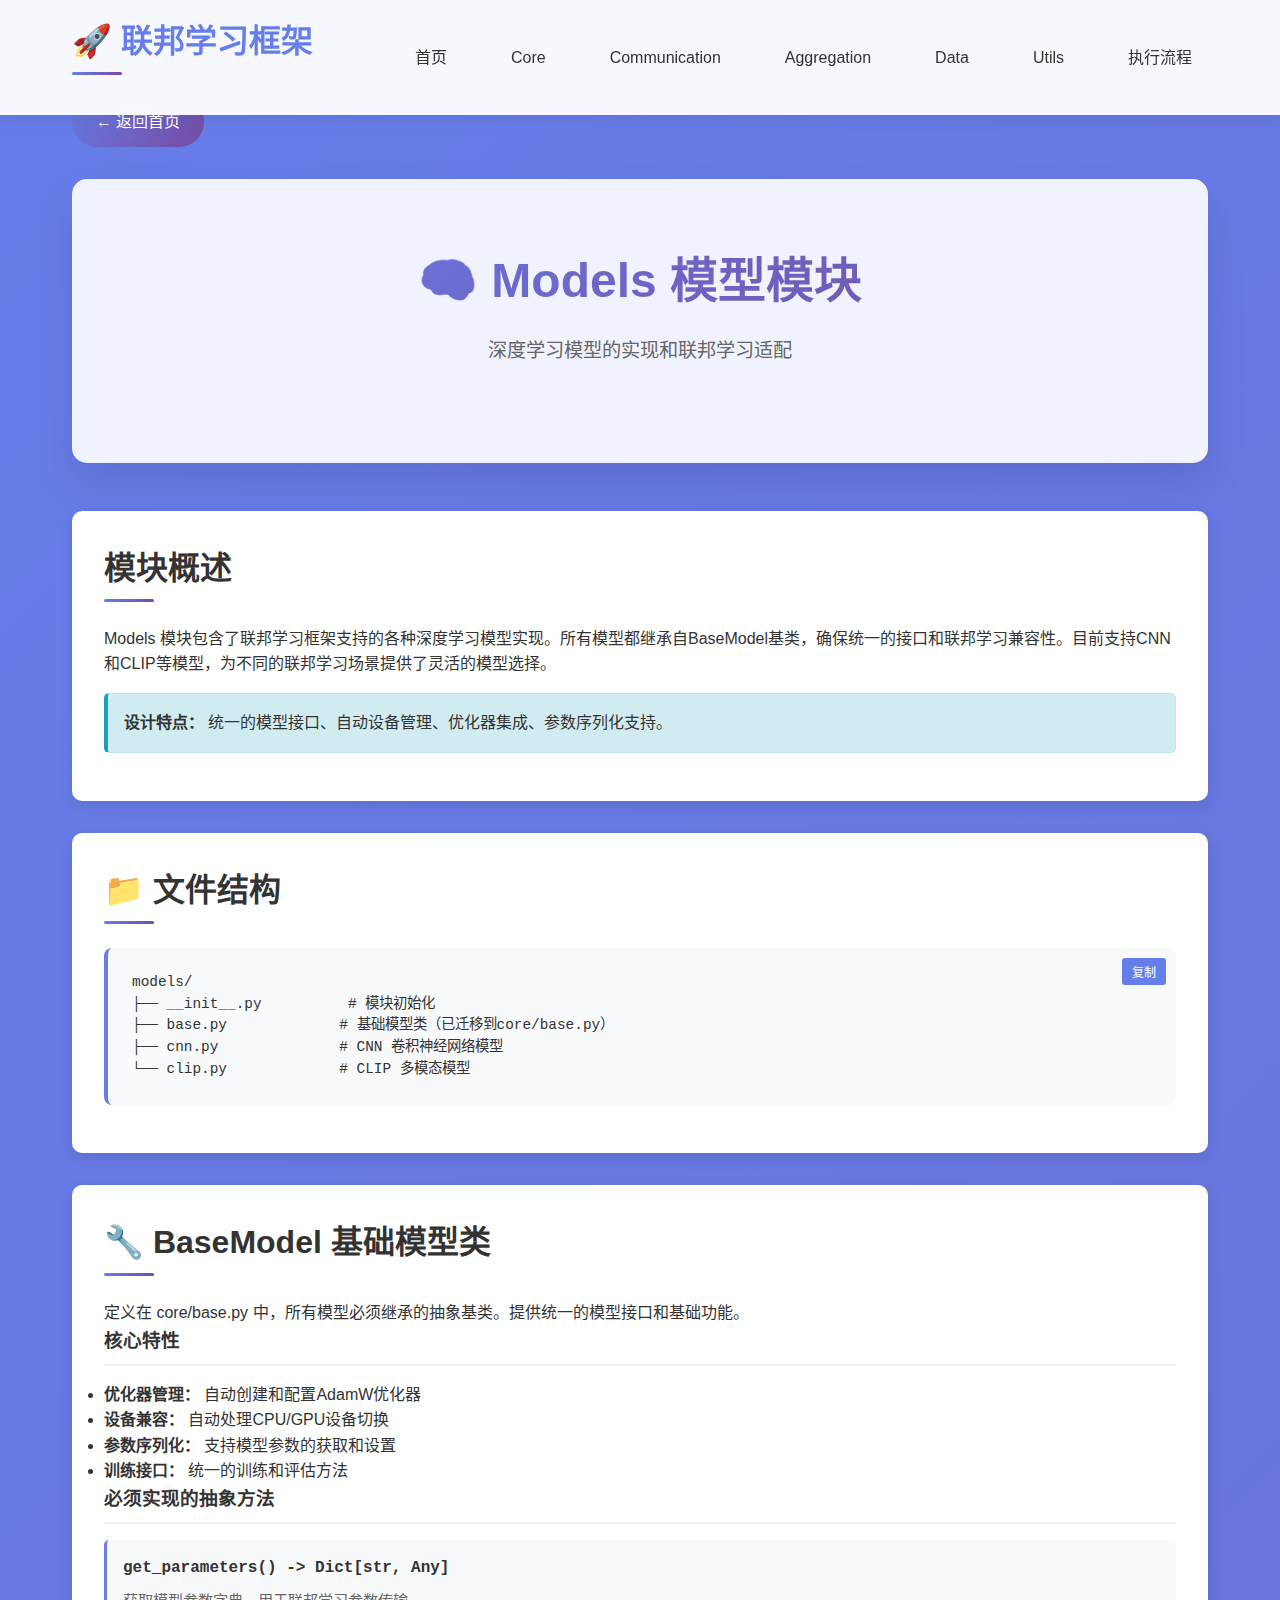
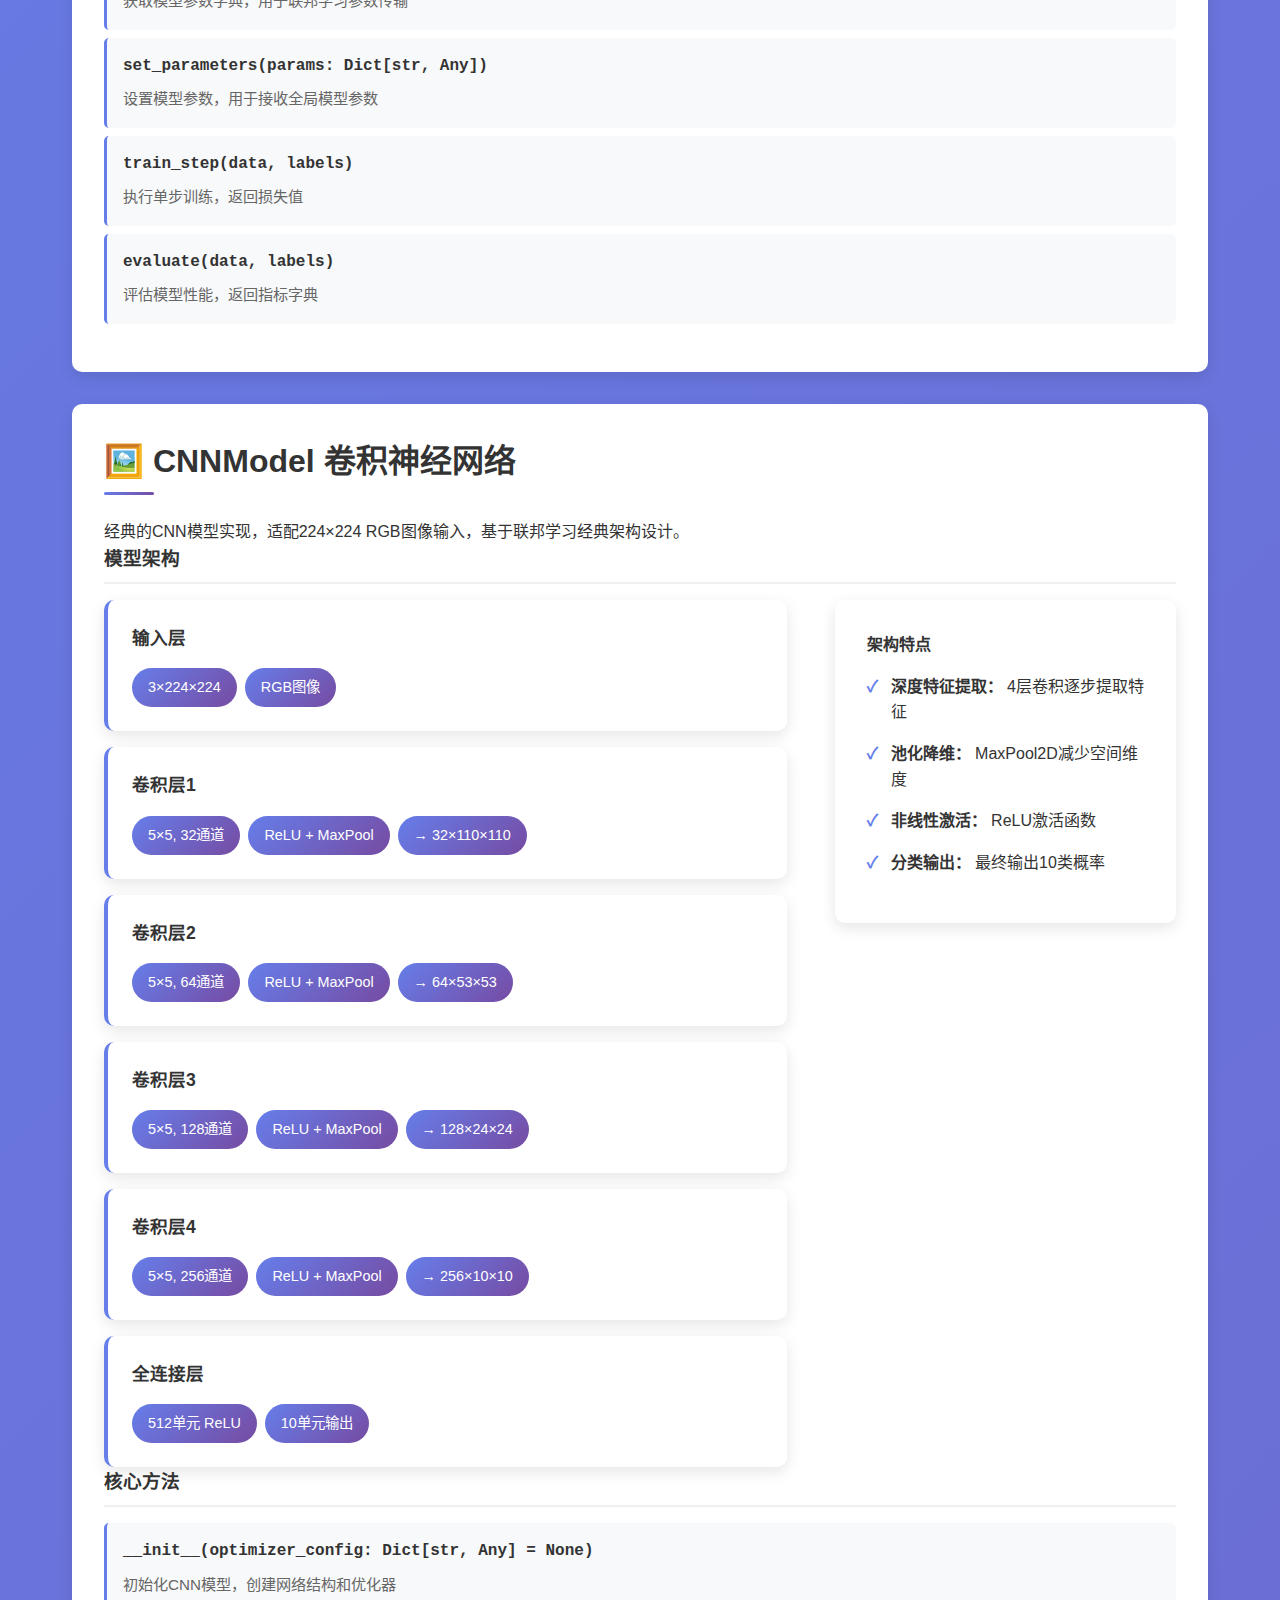
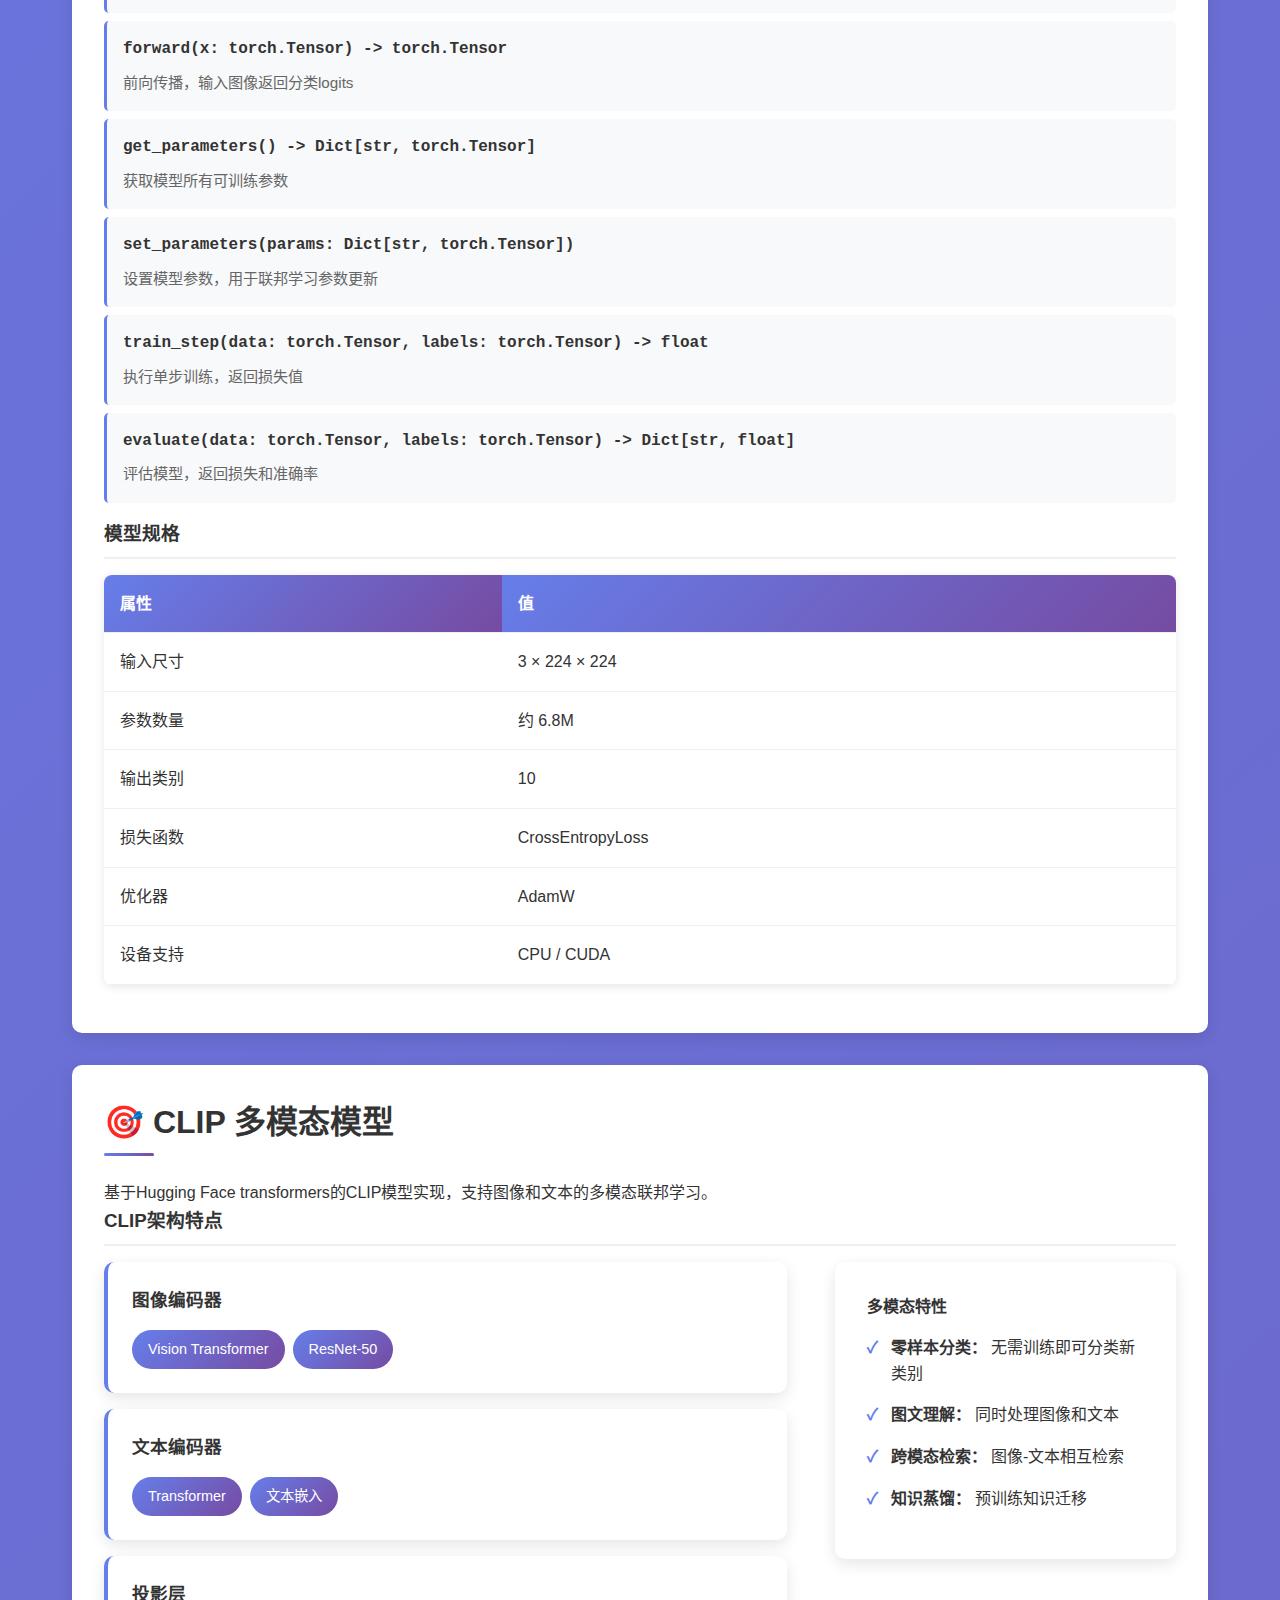
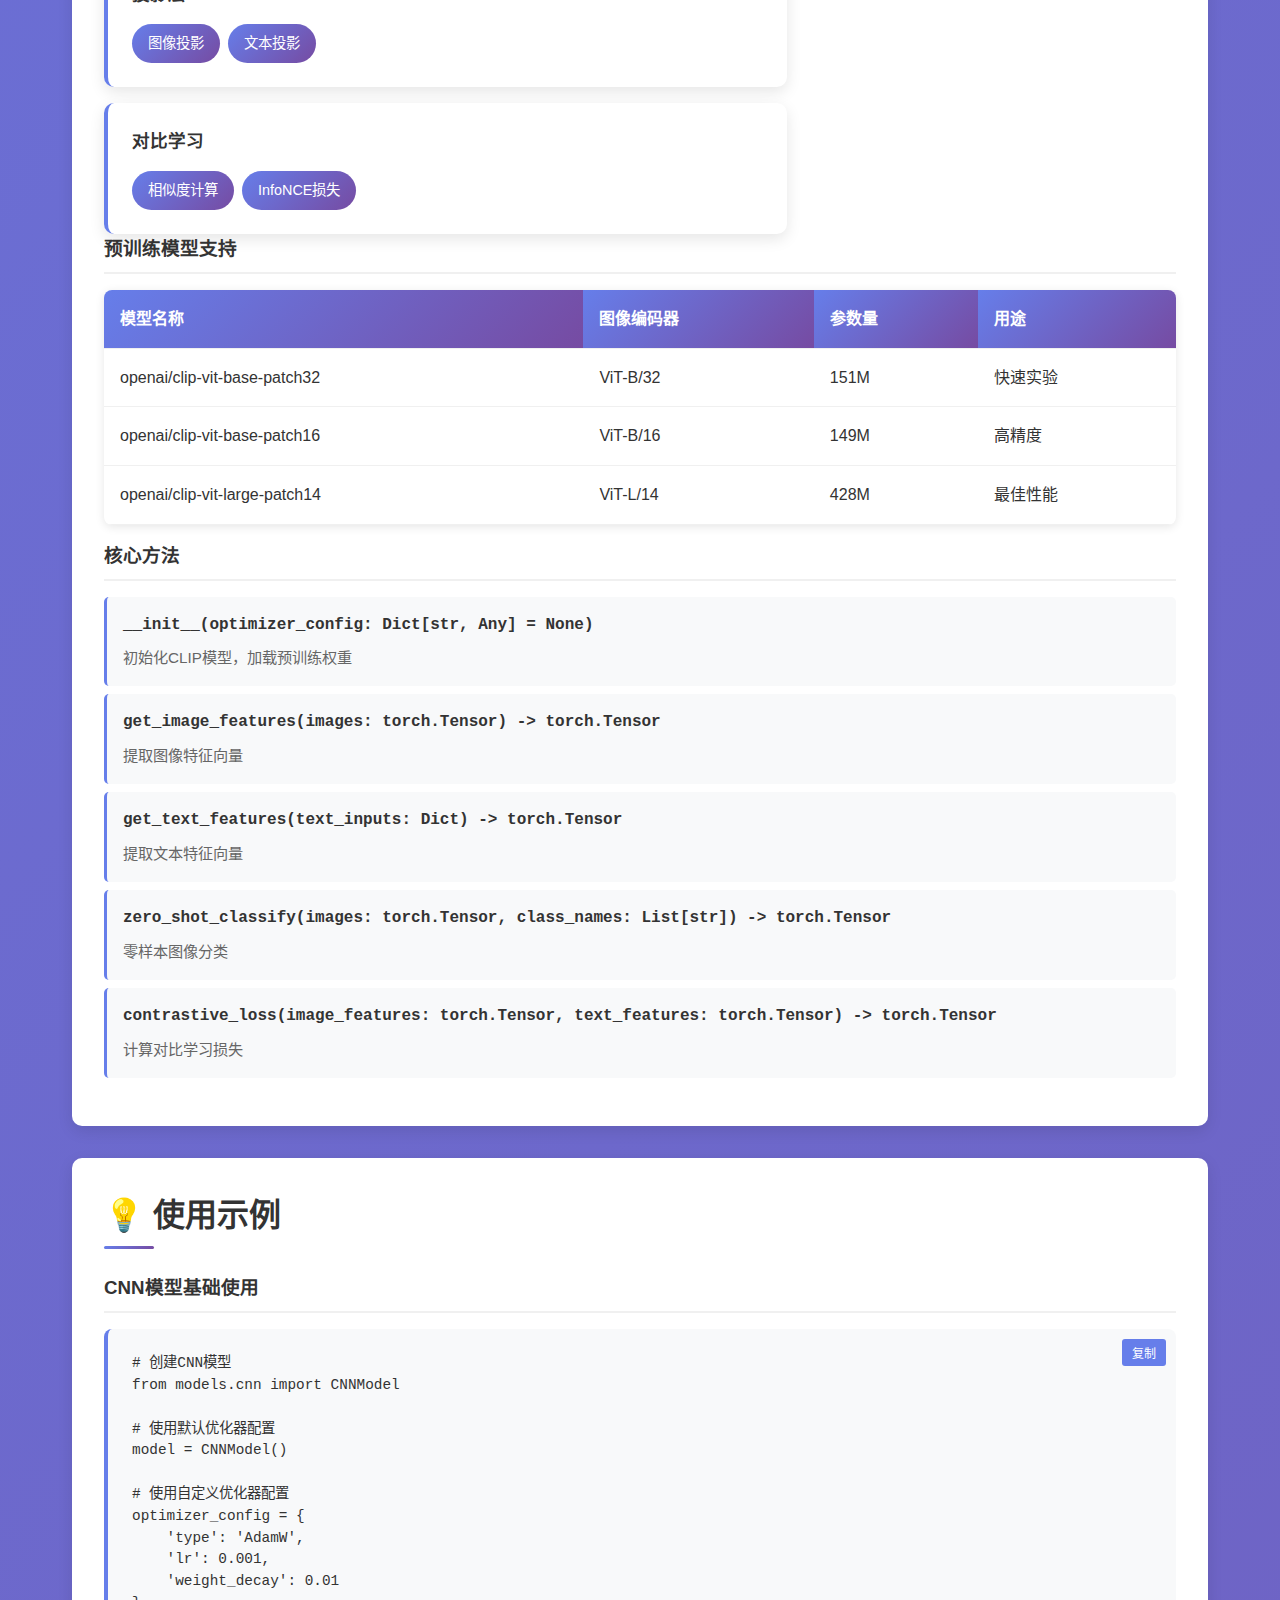
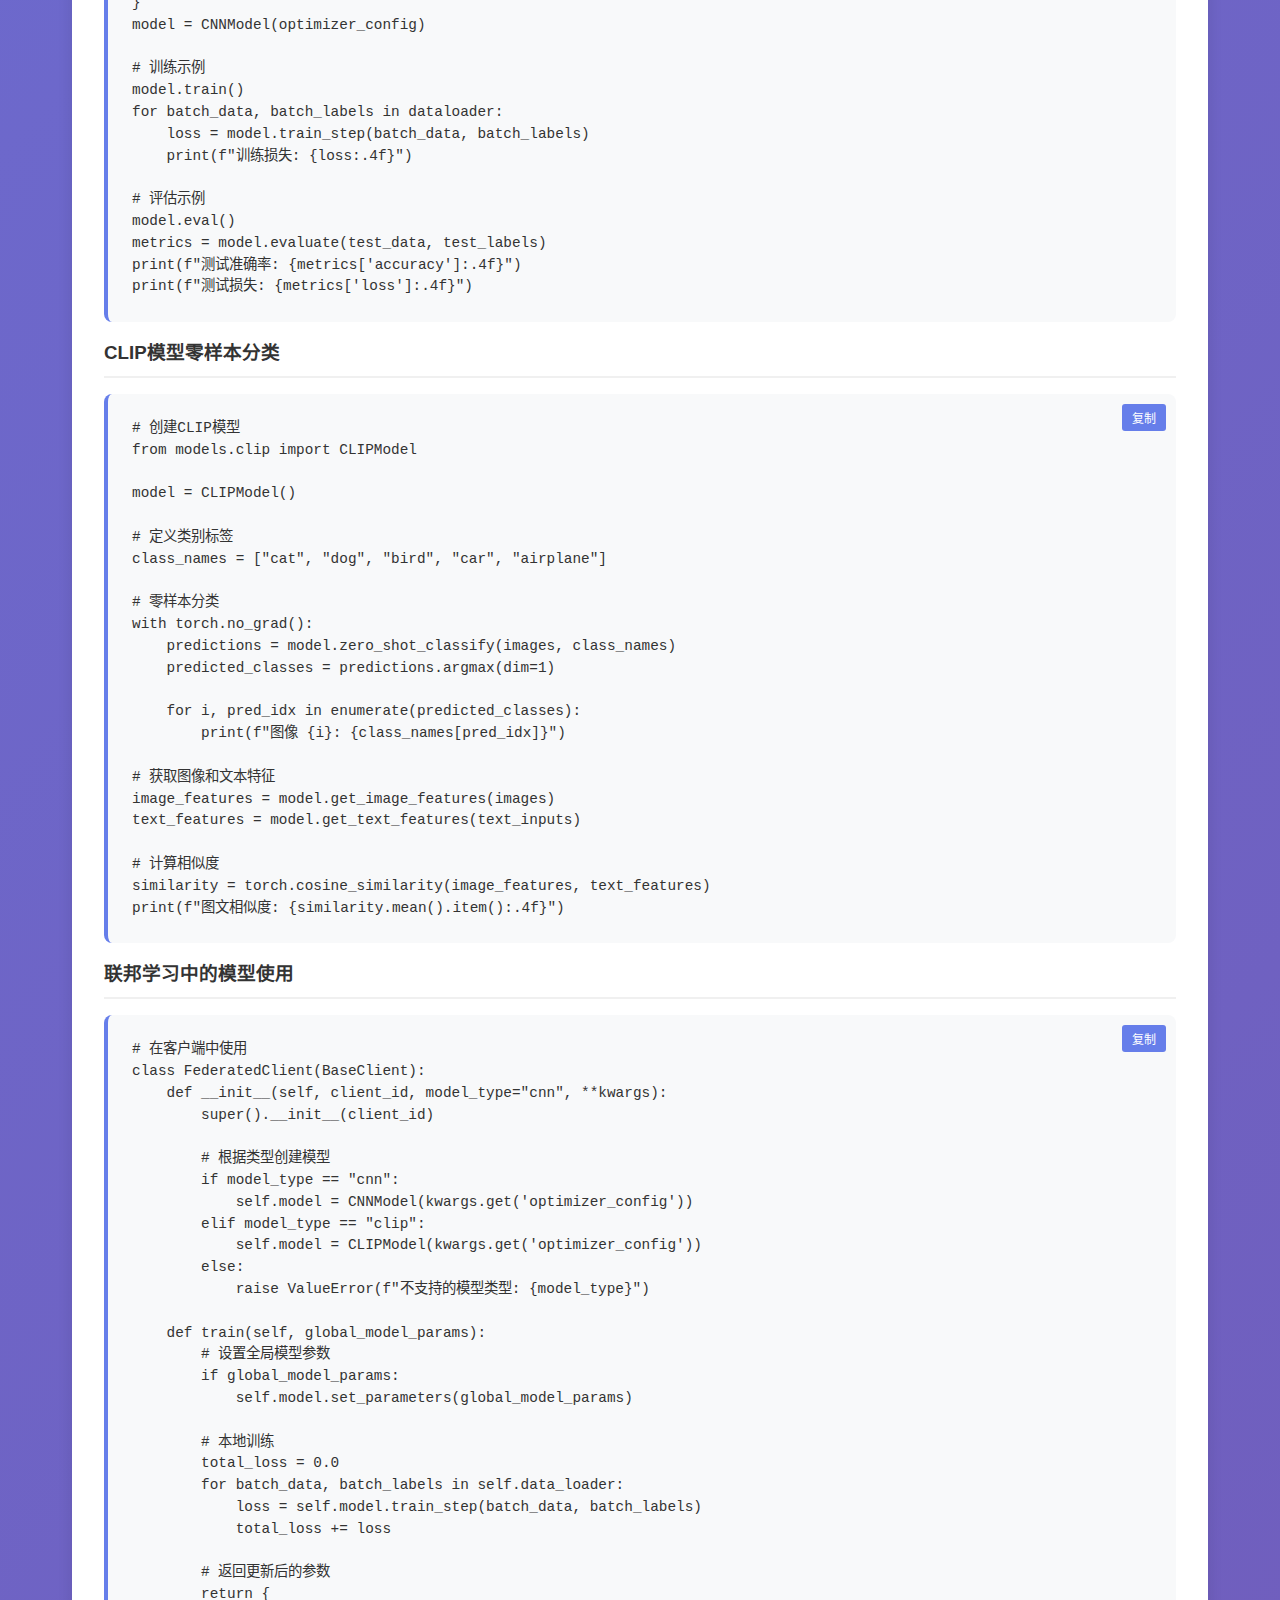
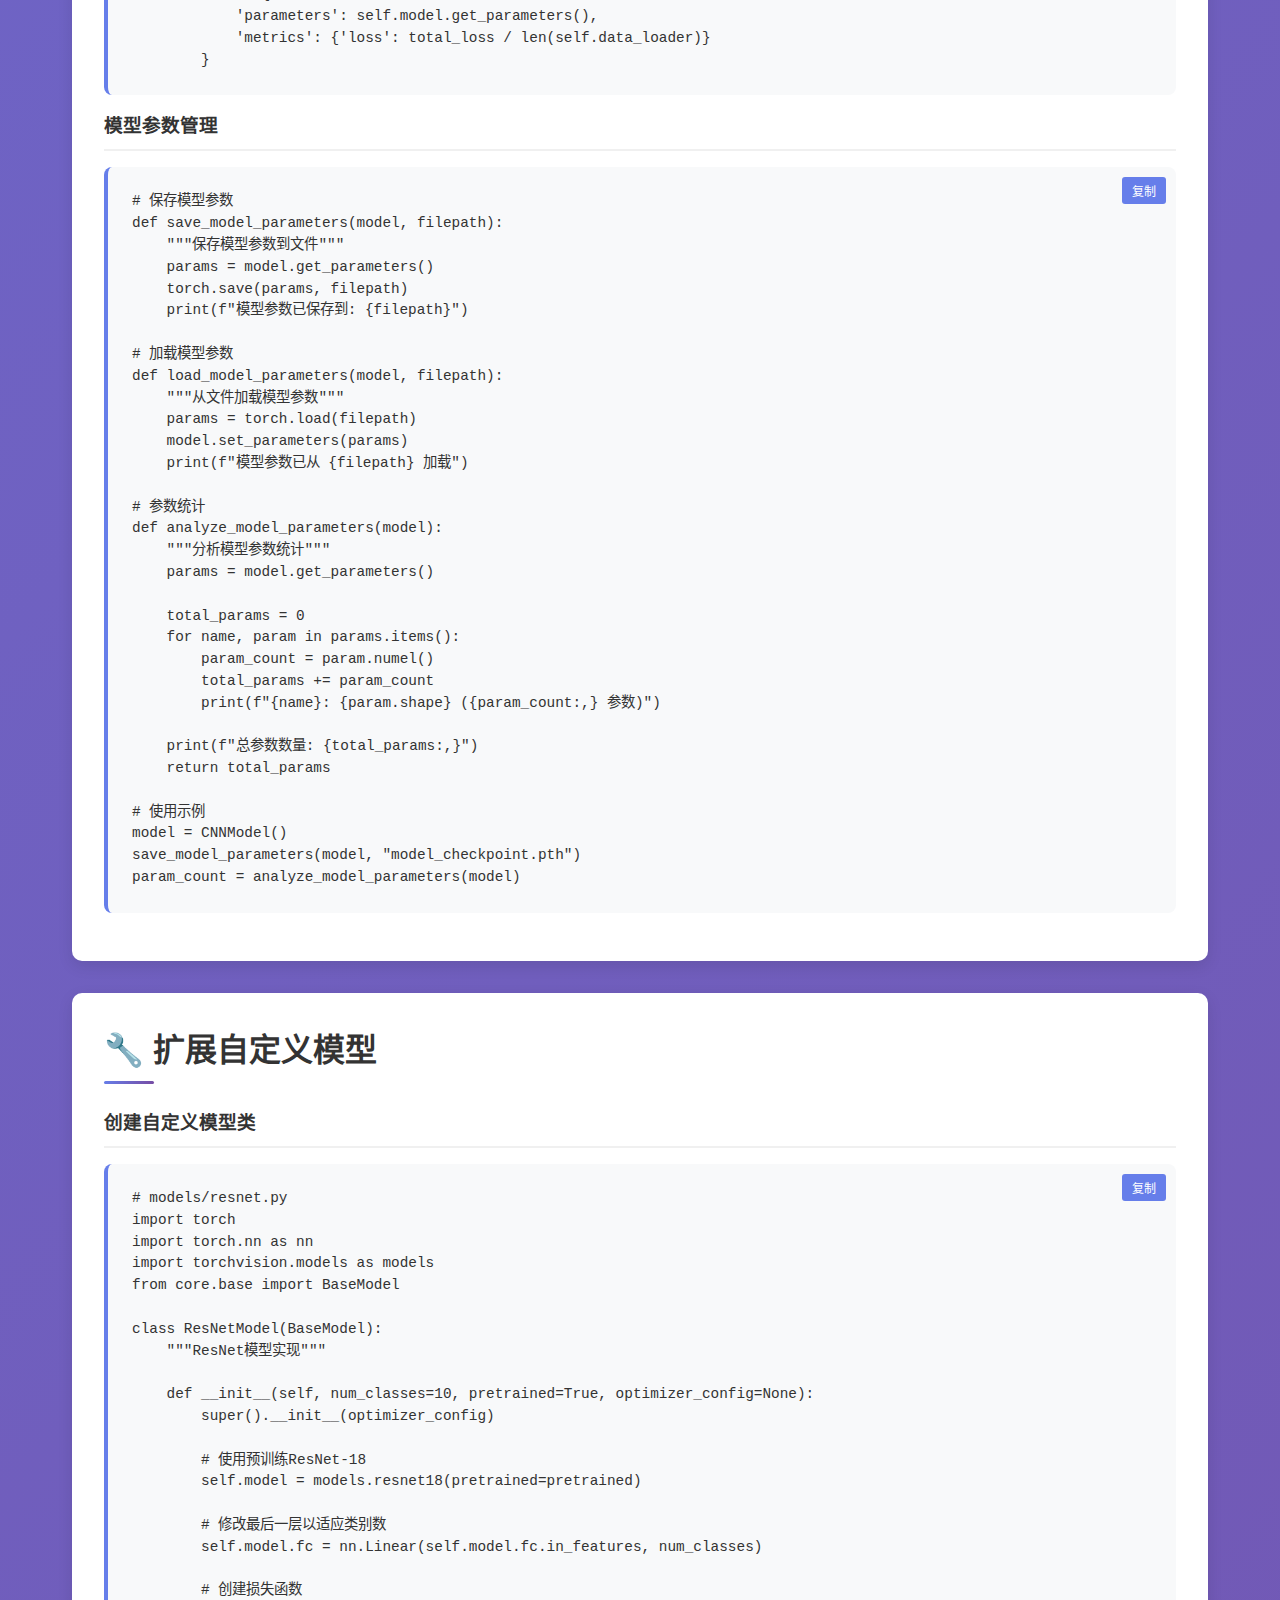
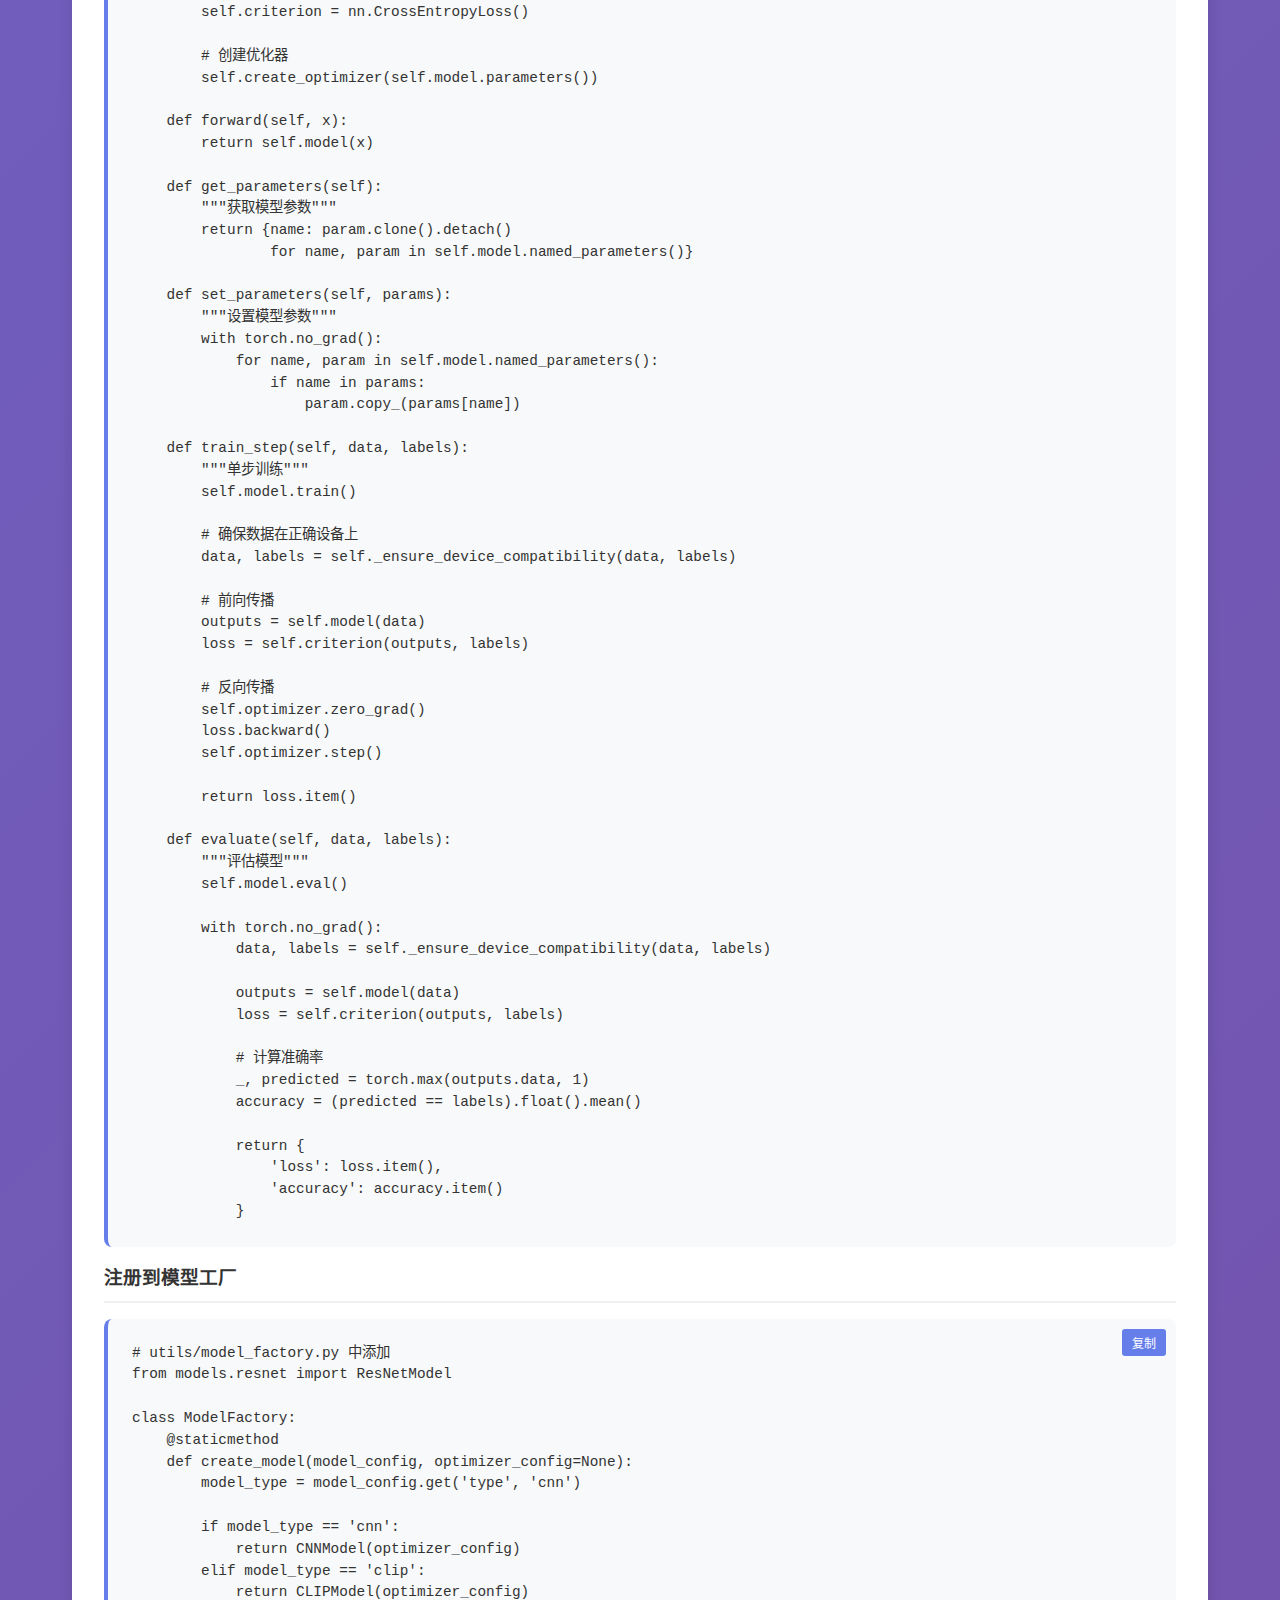
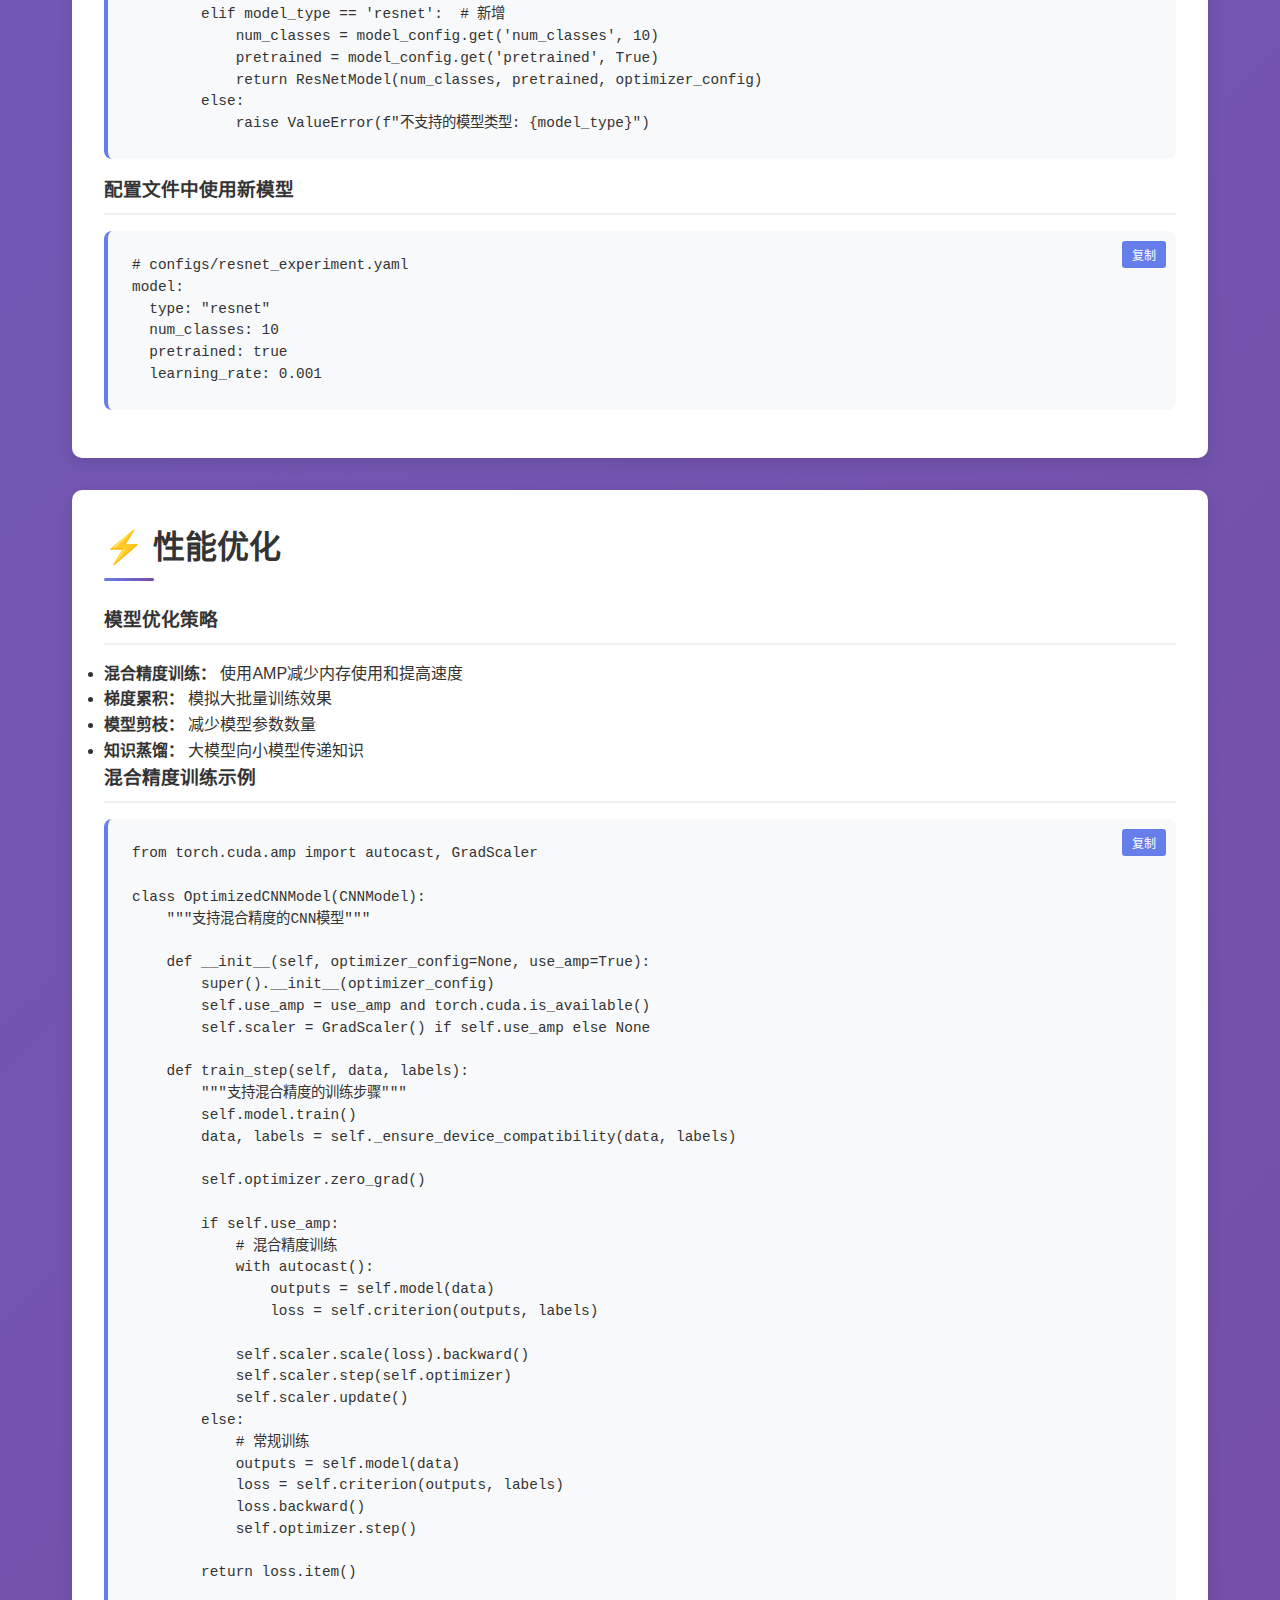
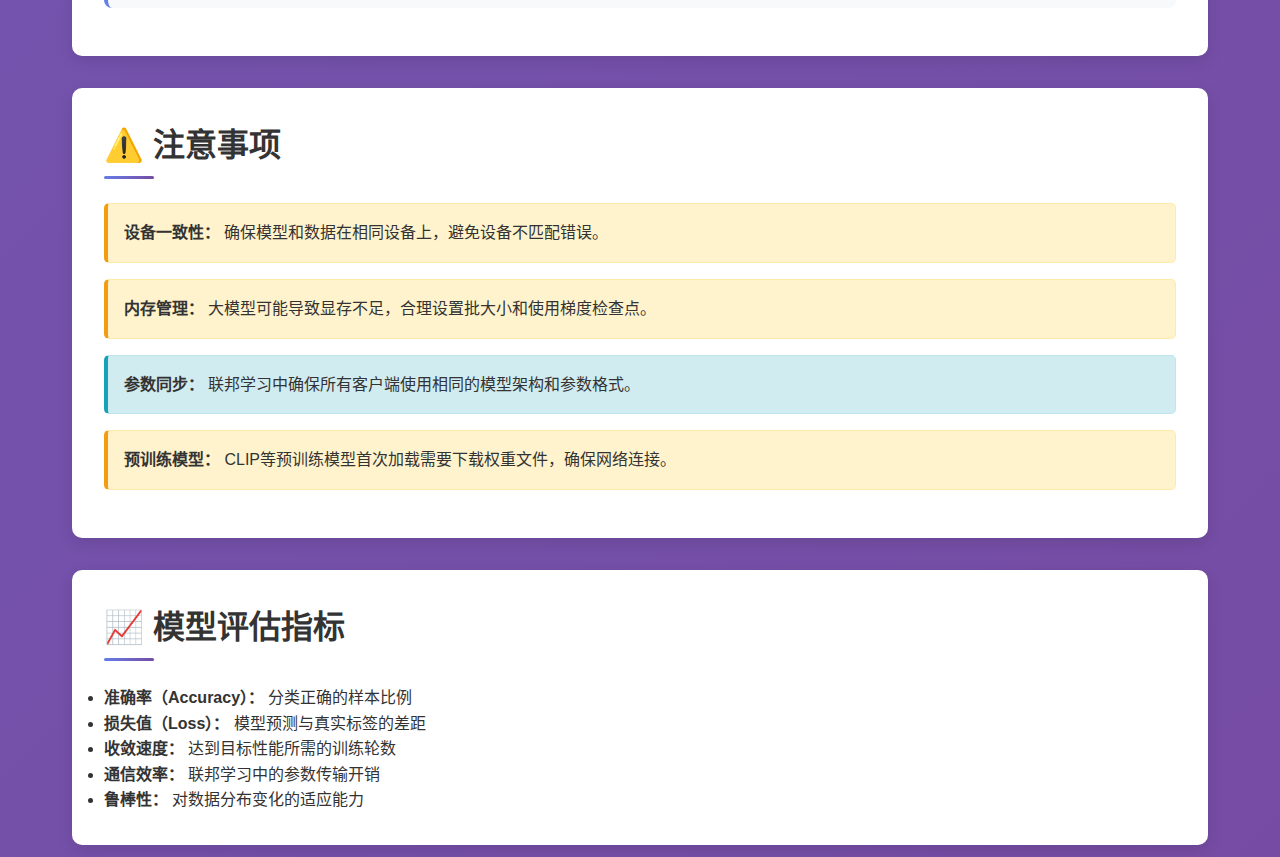
<file: docs/models.html>
<!DOCTYPE html>
<html lang="zh-CN">
<head>
    <meta charset="UTF-8">
    <meta name="viewport" content="width=device-width, initial-scale=1.0">
    <title>Models 模型模块 - 联邦学习框架文档</title>
    <link rel="stylesheet" href="assets/style.css">
</head>
<body>
    <nav class="navbar">
        <div class="nav-container">
            <div class="nav-logo">
                <h2>🚀 联邦学习框架</h2>
            </div>
            <ul class="nav-menu">
                <li><a href="index.html" class="nav-link">首页</a></li>
                <li><a href="core.html" class="nav-link">Core</a></li>
                <li><a href="communication.html" class="nav-link">Communication</a></li>
                <li><a href="aggregation.html" class="nav-link">Aggregation</a></li>
                <li><a href="data.html" class="nav-link">Data</a></li>
                <li><a href="utils.html" class="nav-link">Utils</a></li>
                <li><a href="execution-flow.html" class="nav-link">执行流程</a></li>
            </ul>
        </div>
    </nav>

    <div class="container">
        <a href="index.html" class="back-button">← 返回首页</a>
        
        <header class="hero">
            <h1>🧠 Models 模型模块</h1>
            <p class="hero-subtitle">深度学习模型的实现和联邦学习适配</p>
        </header>

        <div class="content-section">
            <h2>模块概述</h2>
            <p>Models 模块包含了联邦学习框架支持的各种深度学习模型实现。所有模型都继承自BaseModel基类，确保统一的接口和联邦学习兼容性。目前支持CNN和CLIP等模型，为不同的联邦学习场景提供了灵活的模型选择。</p>
            
            <div class="info-box">
                <strong>设计特点：</strong> 统一的模型接口、自动设备管理、优化器集成、参数序列化支持。
            </div>
        </div>

        <div class="content-section">
            <h2>📁 文件结构</h2>
            <pre><code>models/
├── __init__.py          # 模块初始化
├── base.py             # 基础模型类（已迁移到core/base.py）
├── cnn.py              # CNN 卷积神经网络模型
└── clip.py             # CLIP 多模态模型</code></pre>
        </div>

        <div class="content-section">
            <h2>🔧 BaseModel 基础模型类</h2>
            <p>定义在 core/base.py 中，所有模型必须继承的抽象基类。提供统一的模型接口和基础功能。</p>
            
            <h3>核心特性</h3>
            <ul>
                <li><strong>优化器管理：</strong> 自动创建和配置AdamW优化器</li>
                <li><strong>设备兼容：</strong> 自动处理CPU/GPU设备切换</li>
                <li><strong>参数序列化：</strong> 支持模型参数的获取和设置</li>
                <li><strong>训练接口：</strong> 统一的训练和评估方法</li>
            </ul>

            <h3>必须实现的抽象方法</h3>
            <ul class="method-list">
                <li>
                    <div class="method-signature">get_parameters() -> Dict[str, Any]</div>
                    <div class="method-description">获取模型参数字典，用于联邦学习参数传输</div>
                </li>
                <li>
                    <div class="method-signature">set_parameters(params: Dict[str, Any])</div>
                    <div class="method-description">设置模型参数，用于接收全局模型参数</div>
                </li>
                <li>
                    <div class="method-signature">train_step(data, labels)</div>
                    <div class="method-description">执行单步训练，返回损失值</div>
                </li>
                <li>
                    <div class="method-signature">evaluate(data, labels)</div>
                    <div class="method-description">评估模型性能，返回指标字典</div>
                </li>
            </ul>
        </div>

        <div class="content-section">
            <h2>🖼️ CNNModel 卷积神经网络</h2>
            <p>经典的CNN模型实现，适配224×224 RGB图像输入，基于联邦学习经典架构设计。</p>
            
            <h3>模型架构</h3>
            <div class="architecture-content">
                <div class="architecture-diagram">
                    <div class="arch-layer">
                        <h4>输入层</h4>
                        <div class="arch-components">
                            <span>3×224×224</span>
                            <span>RGB图像</span>
                        </div>
                    </div>
                    <div class="arch-layer">
                        <h4>卷积层1</h4>
                        <div class="arch-components">
                            <span>5×5, 32通道</span>
                            <span>ReLU + MaxPool</span>
                            <span>→ 32×110×110</span>
                        </div>
                    </div>
                    <div class="arch-layer">
                        <h4>卷积层2</h4>
                        <div class="arch-components">
                            <span>5×5, 64通道</span>
                            <span>ReLU + MaxPool</span>
                            <span>→ 64×53×53</span>
                        </div>
                    </div>
                    <div class="arch-layer">
                        <h4>卷积层3</h4>
                        <div class="arch-components">
                            <span>5×5, 128通道</span>
                            <span>ReLU + MaxPool</span>
                            <span>→ 128×24×24</span>
                        </div>
                    </div>
                    <div class="arch-layer">
                        <h4>卷积层4</h4>
                        <div class="arch-components">
                            <span>5×5, 256通道</span>
                            <span>ReLU + MaxPool</span>
                            <span>→ 256×10×10</span>
                        </div>
                    </div>
                    <div class="arch-layer">
                        <h4>全连接层</h4>
                        <div class="arch-components">
                            <span>512单元 ReLU</span>
                            <span>10单元输出</span>
                        </div>
                    </div>
                </div>
                
                <div class="architecture-description">
                    <h4>架构特点</h4>
                    <ul>
                        <li><strong>深度特征提取：</strong> 4层卷积逐步提取特征</li>
                        <li><strong>池化降维：</strong> MaxPool2D减少空间维度</li>
                        <li><strong>非线性激活：</strong> ReLU激活函数</li>
                        <li><strong>分类输出：</strong> 最终输出10类概率</li>
                    </ul>
                </div>
            </div>

            <h3>核心方法</h3>
            <ul class="method-list">
                <li>
                    <div class="method-signature">__init__(optimizer_config: Dict[str, Any] = None)</div>
                    <div class="method-description">初始化CNN模型，创建网络结构和优化器</div>
                </li>
                <li>
                    <div class="method-signature">forward(x: torch.Tensor) -> torch.Tensor</div>
                    <div class="method-description">前向传播，输入图像返回分类logits</div>
                </li>
                <li>
                    <div class="method-signature">get_parameters() -> Dict[str, torch.Tensor]</div>
                    <div class="method-description">获取模型所有可训练参数</div>
                </li>
                <li>
                    <div class="method-signature">set_parameters(params: Dict[str, torch.Tensor])</div>
                    <div class="method-description">设置模型参数，用于联邦学习参数更新</div>
                </li>
                <li>
                    <div class="method-signature">train_step(data: torch.Tensor, labels: torch.Tensor) -> float</div>
                    <div class="method-description">执行单步训练，返回损失值</div>
                </li>
                <li>
                    <div class="method-signature">evaluate(data: torch.Tensor, labels: torch.Tensor) -> Dict[str, float]</div>
                    <div class="method-description">评估模型，返回损失和准确率</div>
                </li>
            </ul>

            <h3>模型规格</h3>
            <table class="property-table">
                <tr>
                    <th>属性</th>
                    <th>值</th>
                </tr>
                <tr>
                    <td>输入尺寸</td>
                    <td>3 × 224 × 224</td>
                </tr>
                <tr>
                    <td>参数数量</td>
                    <td>约 6.8M</td>
                </tr>
                <tr>
                    <td>输出类别</td>
                    <td>10</td>
                </tr>
                <tr>
                    <td>损失函数</td>
                    <td>CrossEntropyLoss</td>
                </tr>
                <tr>
                    <td>优化器</td>
                    <td>AdamW</td>
                </tr>
                <tr>
                    <td>设备支持</td>
                    <td>CPU / CUDA</td>
                </tr>
            </table>
        </div>

        <div class="content-section">
            <h2>🎯 CLIP 多模态模型</h2>
            <p>基于Hugging Face transformers的CLIP模型实现，支持图像和文本的多模态联邦学习。</p>
            
            <h3>CLIP架构特点</h3>
            <div class="architecture-content">
                <div class="architecture-diagram">
                    <div class="arch-layer">
                        <h4>图像编码器</h4>
                        <div class="arch-components">
                            <span>Vision Transformer</span>
                            <span>ResNet-50</span>
                        </div>
                    </div>
                    <div class="arch-layer">
                        <h4>文本编码器</h4>
                        <div class="arch-components">
                            <span>Transformer</span>
                            <span>文本嵌入</span>
                        </div>
                    </div>
                    <div class="arch-layer">
                        <h4>投影层</h4>
                        <div class="arch-components">
                            <span>图像投影</span>
                            <span>文本投影</span>
                        </div>
                    </div>
                    <div class="arch-layer">
                        <h4>对比学习</h4>
                        <div class="arch-components">
                            <span>相似度计算</span>
                            <span>InfoNCE损失</span>
                        </div>
                    </div>
                </div>
                
                <div class="architecture-description">
                    <h4>多模态特性</h4>
                    <ul>
                        <li><strong>零样本分类：</strong> 无需训练即可分类新类别</li>
                        <li><strong>图文理解：</strong> 同时处理图像和文本</li>
                        <li><strong>跨模态检索：</strong> 图像-文本相互检索</li>
                        <li><strong>知识蒸馏：</strong> 预训练知识迁移</li>
                    </ul>
                </div>
            </div>

            <h3>预训练模型支持</h3>
            <table class="property-table">
                <tr>
                    <th>模型名称</th>
                    <th>图像编码器</th>
                    <th>参数量</th>
                    <th>用途</th>
                </tr>
                <tr>
                    <td>openai/clip-vit-base-patch32</td>
                    <td>ViT-B/32</td>
                    <td>151M</td>
                    <td>快速实验</td>
                </tr>
                <tr>
                    <td>openai/clip-vit-base-patch16</td>
                    <td>ViT-B/16</td>
                    <td>149M</td>
                    <td>高精度</td>
                </tr>
                <tr>
                    <td>openai/clip-vit-large-patch14</td>
                    <td>ViT-L/14</td>
                    <td>428M</td>
                    <td>最佳性能</td>
                </tr>
            </table>

            <h3>核心方法</h3>
            <ul class="method-list">
                <li>
                    <div class="method-signature">__init__(optimizer_config: Dict[str, Any] = None)</div>
                    <div class="method-description">初始化CLIP模型，加载预训练权重</div>
                </li>
                <li>
                    <div class="method-signature">get_image_features(images: torch.Tensor) -> torch.Tensor</div>
                    <div class="method-description">提取图像特征向量</div>
                </li>
                <li>
                    <div class="method-signature">get_text_features(text_inputs: Dict) -> torch.Tensor</div>
                    <div class="method-description">提取文本特征向量</div>
                </li>
                <li>
                    <div class="method-signature">zero_shot_classify(images: torch.Tensor, class_names: List[str]) -> torch.Tensor</div>
                    <div class="method-description">零样本图像分类</div>
                </li>
                <li>
                    <div class="method-signature">contrastive_loss(image_features: torch.Tensor, text_features: torch.Tensor) -> torch.Tensor</div>
                    <div class="method-description">计算对比学习损失</div>
                </li>
            </ul>
        </div>

        <div class="content-section">
            <h2>💡 使用示例</h2>
            
            <h3>CNN模型基础使用</h3>
            <pre><code># 创建CNN模型
from models.cnn import CNNModel

# 使用默认优化器配置
model = CNNModel()

# 使用自定义优化器配置
optimizer_config = {
    'type': 'AdamW',
    'lr': 0.001,
    'weight_decay': 0.01
}
model = CNNModel(optimizer_config)

# 训练示例
model.train()
for batch_data, batch_labels in dataloader:
    loss = model.train_step(batch_data, batch_labels)
    print(f"训练损失: {loss:.4f}")

# 评估示例
model.eval()
metrics = model.evaluate(test_data, test_labels)
print(f"测试准确率: {metrics['accuracy']:.4f}")
print(f"测试损失: {metrics['loss']:.4f}")</code></pre>

            <h3>CLIP模型零样本分类</h3>
            <pre><code># 创建CLIP模型
from models.clip import CLIPModel

model = CLIPModel()

# 定义类别标签
class_names = ["cat", "dog", "bird", "car", "airplane"]

# 零样本分类
with torch.no_grad():
    predictions = model.zero_shot_classify(images, class_names)
    predicted_classes = predictions.argmax(dim=1)
    
    for i, pred_idx in enumerate(predicted_classes):
        print(f"图像 {i}: {class_names[pred_idx]}")

# 获取图像和文本特征
image_features = model.get_image_features(images)
text_features = model.get_text_features(text_inputs)

# 计算相似度
similarity = torch.cosine_similarity(image_features, text_features)
print(f"图文相似度: {similarity.mean().item():.4f}")</code></pre>

            <h3>联邦学习中的模型使用</h3>
            <pre><code># 在客户端中使用
class FederatedClient(BaseClient):
    def __init__(self, client_id, model_type="cnn", **kwargs):
        super().__init__(client_id)
        
        # 根据类型创建模型
        if model_type == "cnn":
            self.model = CNNModel(kwargs.get('optimizer_config'))
        elif model_type == "clip":
            self.model = CLIPModel(kwargs.get('optimizer_config'))
        else:
            raise ValueError(f"不支持的模型类型: {model_type}")
    
    def train(self, global_model_params):
        # 设置全局模型参数
        if global_model_params:
            self.model.set_parameters(global_model_params)
        
        # 本地训练
        total_loss = 0.0
        for batch_data, batch_labels in self.data_loader:
            loss = self.model.train_step(batch_data, batch_labels)
            total_loss += loss
        
        # 返回更新后的参数
        return {
            'parameters': self.model.get_parameters(),
            'metrics': {'loss': total_loss / len(self.data_loader)}
        }</code></pre>

            <h3>模型参数管理</h3>
            <pre><code># 保存模型参数
def save_model_parameters(model, filepath):
    """保存模型参数到文件"""
    params = model.get_parameters()
    torch.save(params, filepath)
    print(f"模型参数已保存到: {filepath}")

# 加载模型参数
def load_model_parameters(model, filepath):
    """从文件加载模型参数"""
    params = torch.load(filepath)
    model.set_parameters(params)
    print(f"模型参数已从 {filepath} 加载")

# 参数统计
def analyze_model_parameters(model):
    """分析模型参数统计"""
    params = model.get_parameters()
    
    total_params = 0
    for name, param in params.items():
        param_count = param.numel()
        total_params += param_count
        print(f"{name}: {param.shape} ({param_count:,} 参数)")
    
    print(f"总参数数量: {total_params:,}")
    return total_params

# 使用示例
model = CNNModel()
save_model_parameters(model, "model_checkpoint.pth")
param_count = analyze_model_parameters(model)</code></pre>
        </div>

        <div class="content-section">
            <h2>🔧 扩展自定义模型</h2>
            
            <h3>创建自定义模型类</h3>
            <pre><code># models/resnet.py
import torch
import torch.nn as nn
import torchvision.models as models
from core.base import BaseModel

class ResNetModel(BaseModel):
    """ResNet模型实现"""
    
    def __init__(self, num_classes=10, pretrained=True, optimizer_config=None):
        super().__init__(optimizer_config)
        
        # 使用预训练ResNet-18
        self.model = models.resnet18(pretrained=pretrained)
        
        # 修改最后一层以适应类别数
        self.model.fc = nn.Linear(self.model.fc.in_features, num_classes)
        
        # 创建损失函数
        self.criterion = nn.CrossEntropyLoss()
        
        # 创建优化器
        self.create_optimizer(self.model.parameters())
    
    def forward(self, x):
        return self.model(x)
    
    def get_parameters(self):
        """获取模型参数"""
        return {name: param.clone().detach() 
                for name, param in self.model.named_parameters()}
    
    def set_parameters(self, params):
        """设置模型参数"""
        with torch.no_grad():
            for name, param in self.model.named_parameters():
                if name in params:
                    param.copy_(params[name])
    
    def train_step(self, data, labels):
        """单步训练"""
        self.model.train()
        
        # 确保数据在正确设备上
        data, labels = self._ensure_device_compatibility(data, labels)
        
        # 前向传播
        outputs = self.model(data)
        loss = self.criterion(outputs, labels)
        
        # 反向传播
        self.optimizer.zero_grad()
        loss.backward()
        self.optimizer.step()
        
        return loss.item()
    
    def evaluate(self, data, labels):
        """评估模型"""
        self.model.eval()
        
        with torch.no_grad():
            data, labels = self._ensure_device_compatibility(data, labels)
            
            outputs = self.model(data)
            loss = self.criterion(outputs, labels)
            
            # 计算准确率
            _, predicted = torch.max(outputs.data, 1)
            accuracy = (predicted == labels).float().mean()
            
            return {
                'loss': loss.item(),
                'accuracy': accuracy.item()
            }</code></pre>

            <h3>注册到模型工厂</h3>
            <pre><code># utils/model_factory.py 中添加
from models.resnet import ResNetModel

class ModelFactory:
    @staticmethod
    def create_model(model_config, optimizer_config=None):
        model_type = model_config.get('type', 'cnn')
        
        if model_type == 'cnn':
            return CNNModel(optimizer_config)
        elif model_type == 'clip':
            return CLIPModel(optimizer_config)
        elif model_type == 'resnet':  # 新增
            num_classes = model_config.get('num_classes', 10)
            pretrained = model_config.get('pretrained', True)
            return ResNetModel(num_classes, pretrained, optimizer_config)
        else:
            raise ValueError(f"不支持的模型类型: {model_type}")</code></pre>

            <h3>配置文件中使用新模型</h3>
            <pre><code># configs/resnet_experiment.yaml
model:
  type: "resnet"
  num_classes: 10
  pretrained: true
  learning_rate: 0.001</code></pre>
        </div>

        <div class="content-section">
            <h2>⚡ 性能优化</h2>
            
            <h3>模型优化策略</h3>
            <ul>
                <li><strong>混合精度训练：</strong> 使用AMP减少内存使用和提高速度</li>
                <li><strong>梯度累积：</strong> 模拟大批量训练效果</li>
                <li><strong>模型剪枝：</strong> 减少模型参数数量</li>
                <li><strong>知识蒸馏：</strong> 大模型向小模型传递知识</li>
            </ul>

            <h3>混合精度训练示例</h3>
            <pre><code>from torch.cuda.amp import autocast, GradScaler

class OptimizedCNNModel(CNNModel):
    """支持混合精度的CNN模型"""
    
    def __init__(self, optimizer_config=None, use_amp=True):
        super().__init__(optimizer_config)
        self.use_amp = use_amp and torch.cuda.is_available()
        self.scaler = GradScaler() if self.use_amp else None
    
    def train_step(self, data, labels):
        """支持混合精度的训练步骤"""
        self.model.train()
        data, labels = self._ensure_device_compatibility(data, labels)
        
        self.optimizer.zero_grad()
        
        if self.use_amp:
            # 混合精度训练
            with autocast():
                outputs = self.model(data)
                loss = self.criterion(outputs, labels)
            
            self.scaler.scale(loss).backward()
            self.scaler.step(self.optimizer)
            self.scaler.update()
        else:
            # 常规训练
            outputs = self.model(data)
            loss = self.criterion(outputs, labels)
            loss.backward()
            self.optimizer.step()
        
        return loss.item()</code></pre>
        </div>

        <div class="content-section">
            <h2>⚠️ 注意事项</h2>
            <div class="warning-box">
                <strong>设备一致性：</strong> 确保模型和数据在相同设备上，避免设备不匹配错误。
            </div>
            
            <div class="warning-box">
                <strong>内存管理：</strong> 大模型可能导致显存不足，合理设置批大小和使用梯度检查点。
            </div>
            
            <div class="info-box">
                <strong>参数同步：</strong> 联邦学习中确保所有客户端使用相同的模型架构和参数格式。
            </div>
            
            <div class="warning-box">
                <strong>预训练模型：</strong> CLIP等预训练模型首次加载需要下载权重文件，确保网络连接。
            </div>
        </div>

        <div class="content-section">
            <h2>📈 模型评估指标</h2>
            <ul>
                <li><strong>准确率（Accuracy）：</strong> 分类正确的样本比例</li>
                <li><strong>损失值（Loss）：</strong> 模型预测与真实标签的差距</li>
                <li><strong>收敛速度：</strong> 达到目标性能所需的训练轮数</li>
                <li><strong>通信效率：</strong> 联邦学习中的参数传输开销</li>
                <li><strong>鲁棒性：</strong> 对数据分布变化的适应能力</li>
            </ul>
        </div>
    </div>

    <footer class="footer">
        <div class="footer-content">
            <p>&copy; 2025 联邦学习框架. 所有权利保留.</p>
            <p><a href="data.html">上一页：Data 模块</a> | <a href="utils.html">下一页：Utils 模块</a></p>
        </div>
    </footer>

    <script src="assets/script.js"></script>
</body>
</html>
</file>
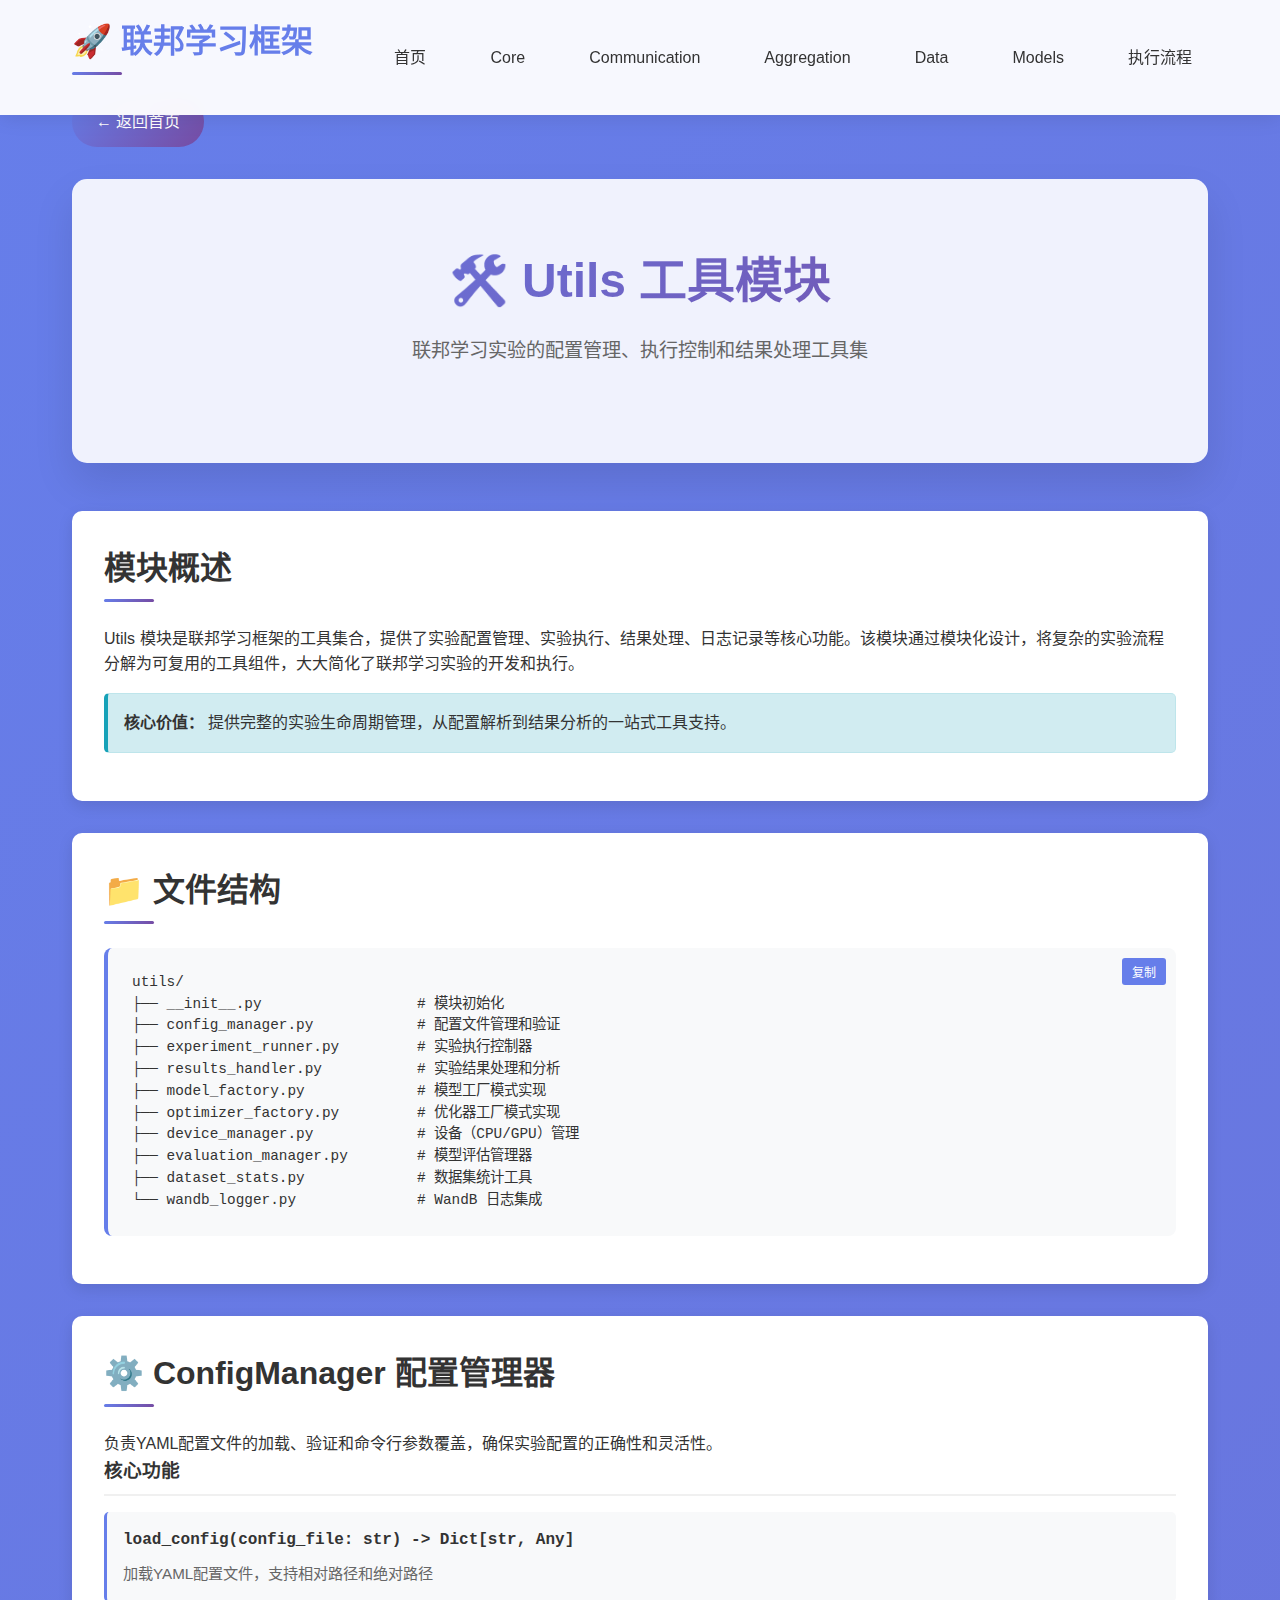
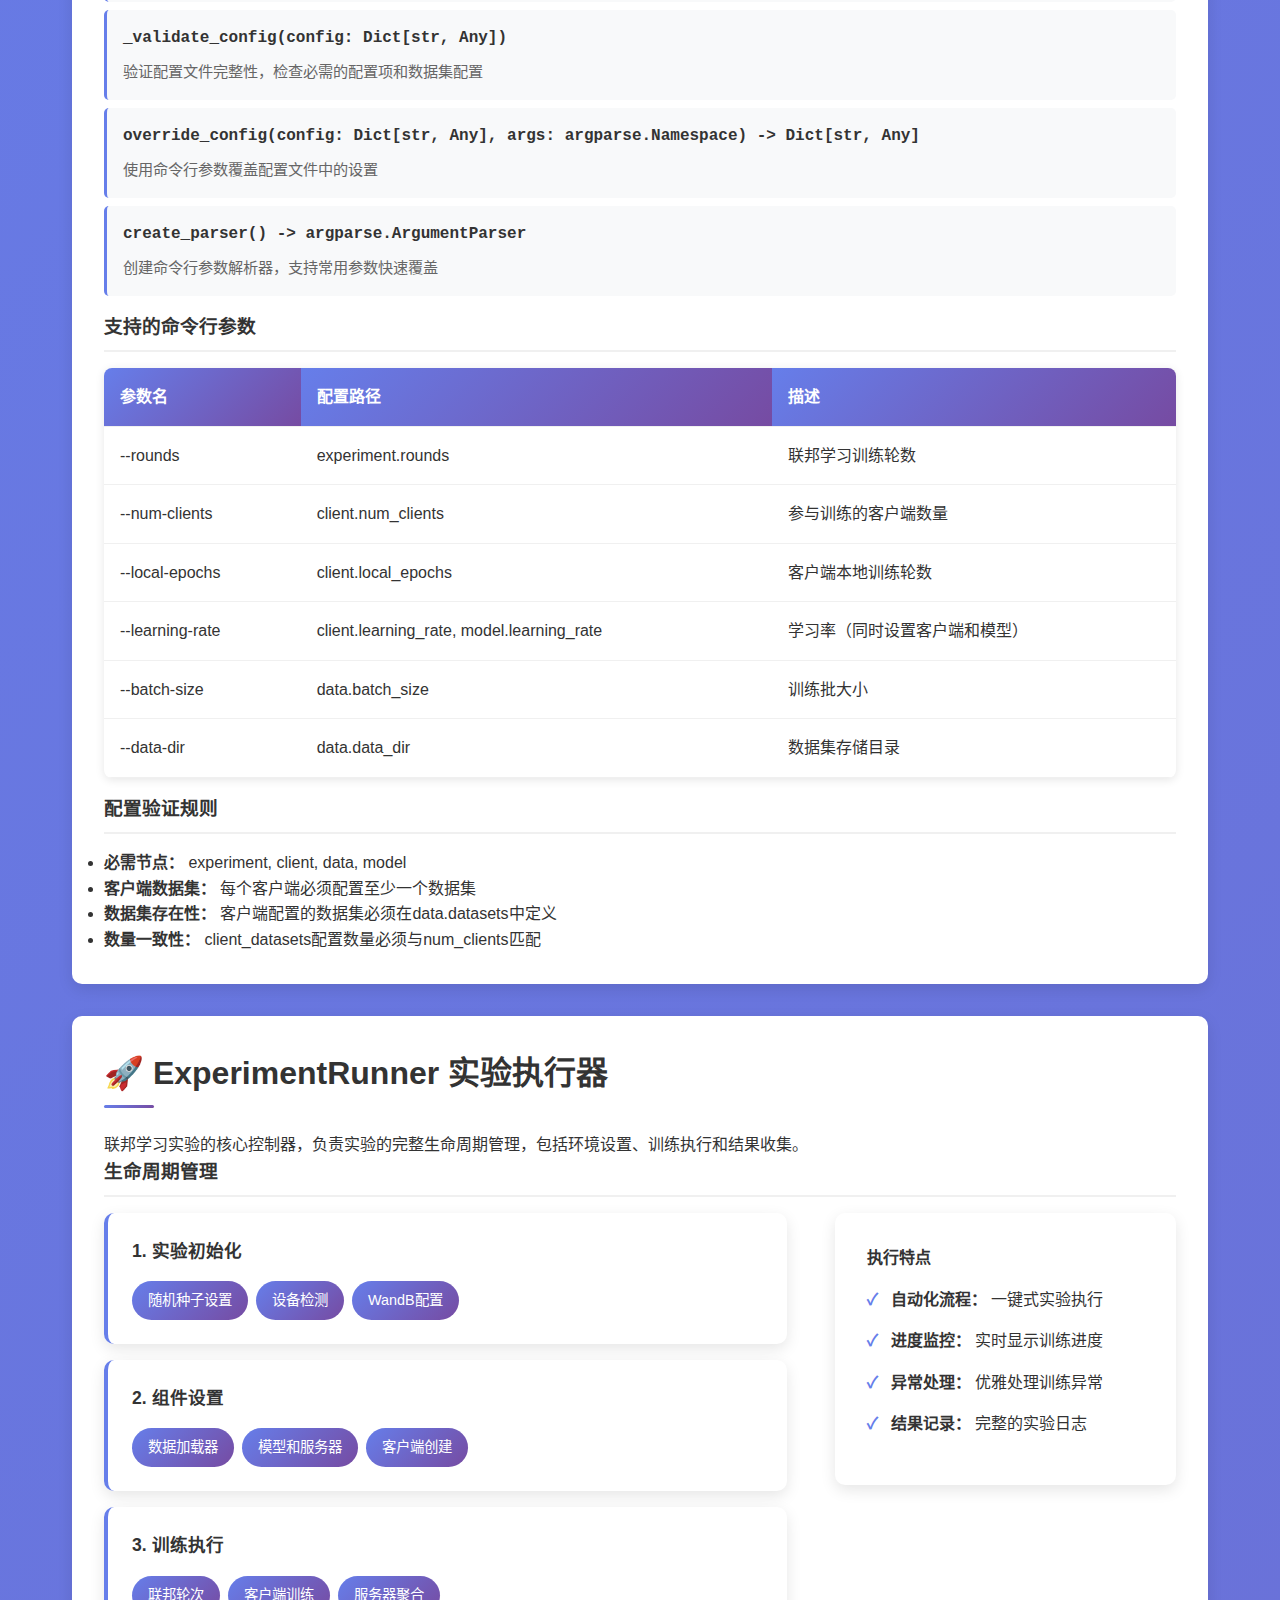
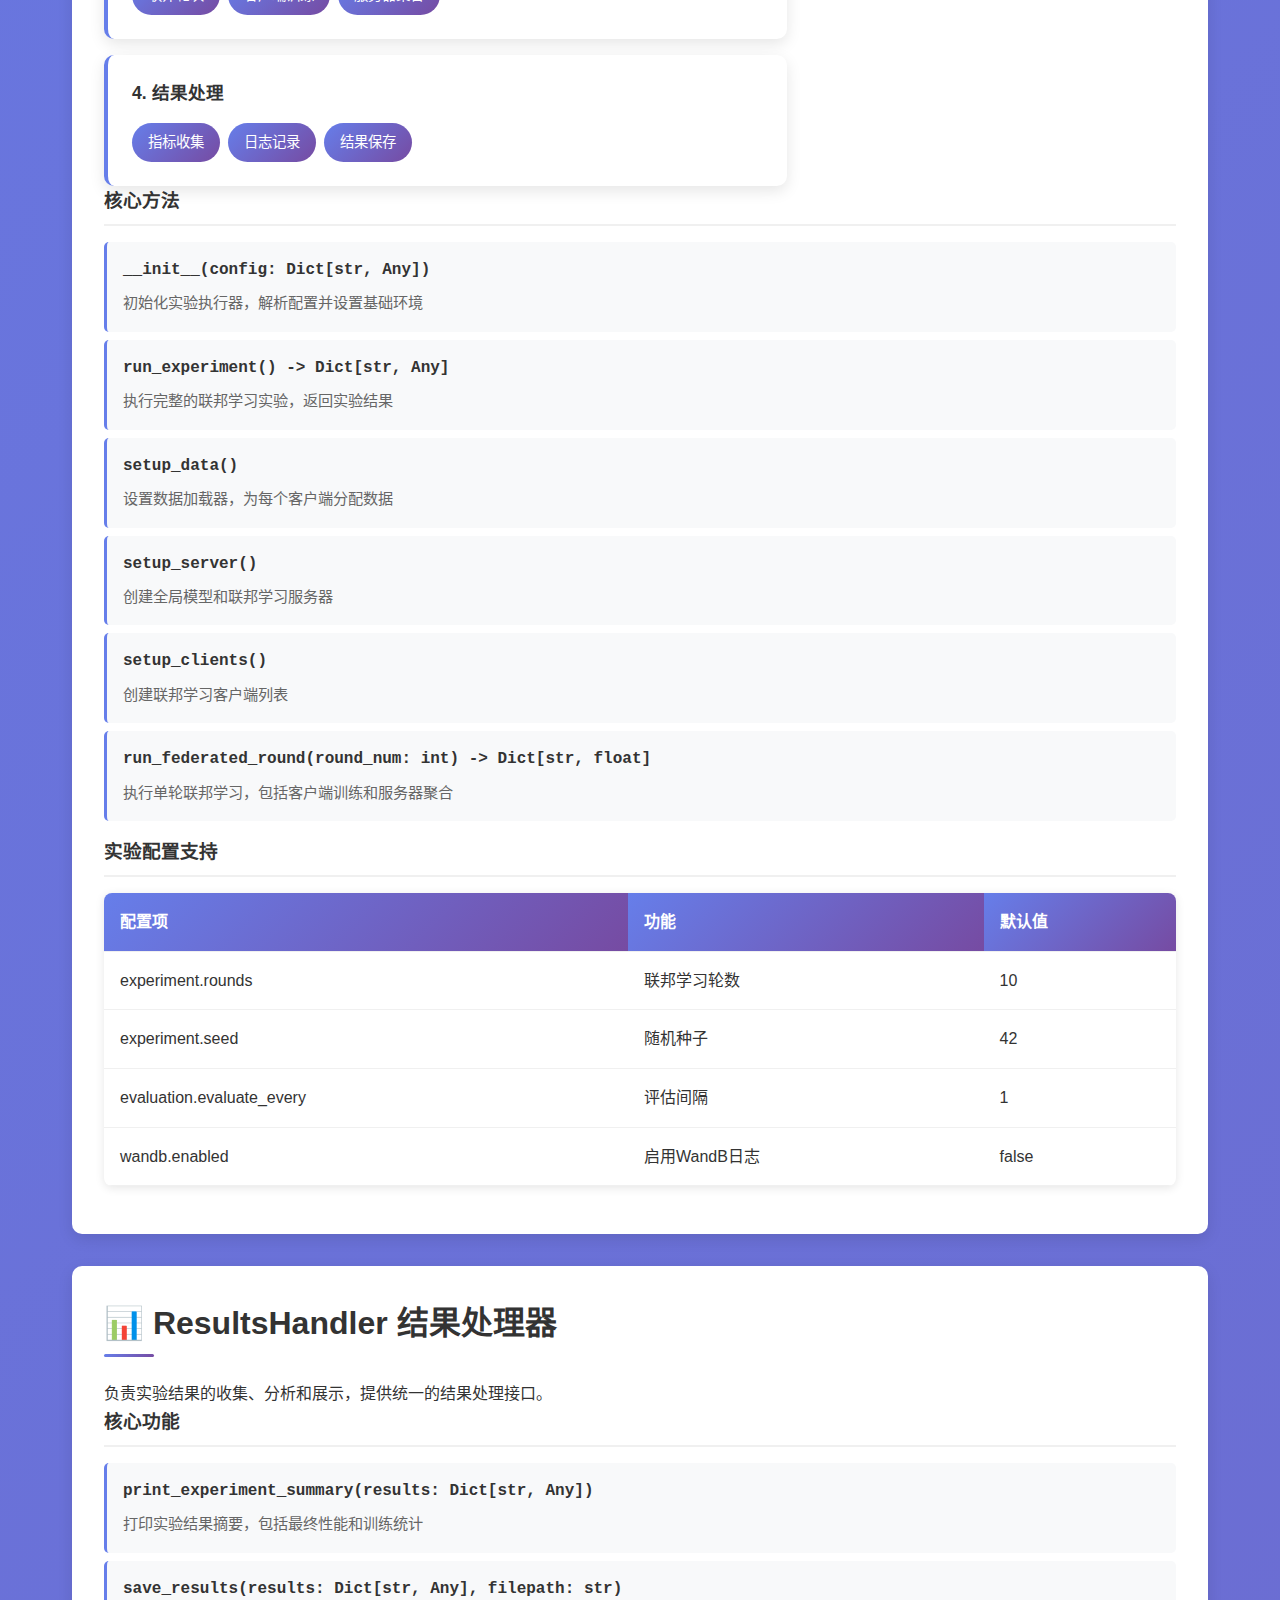
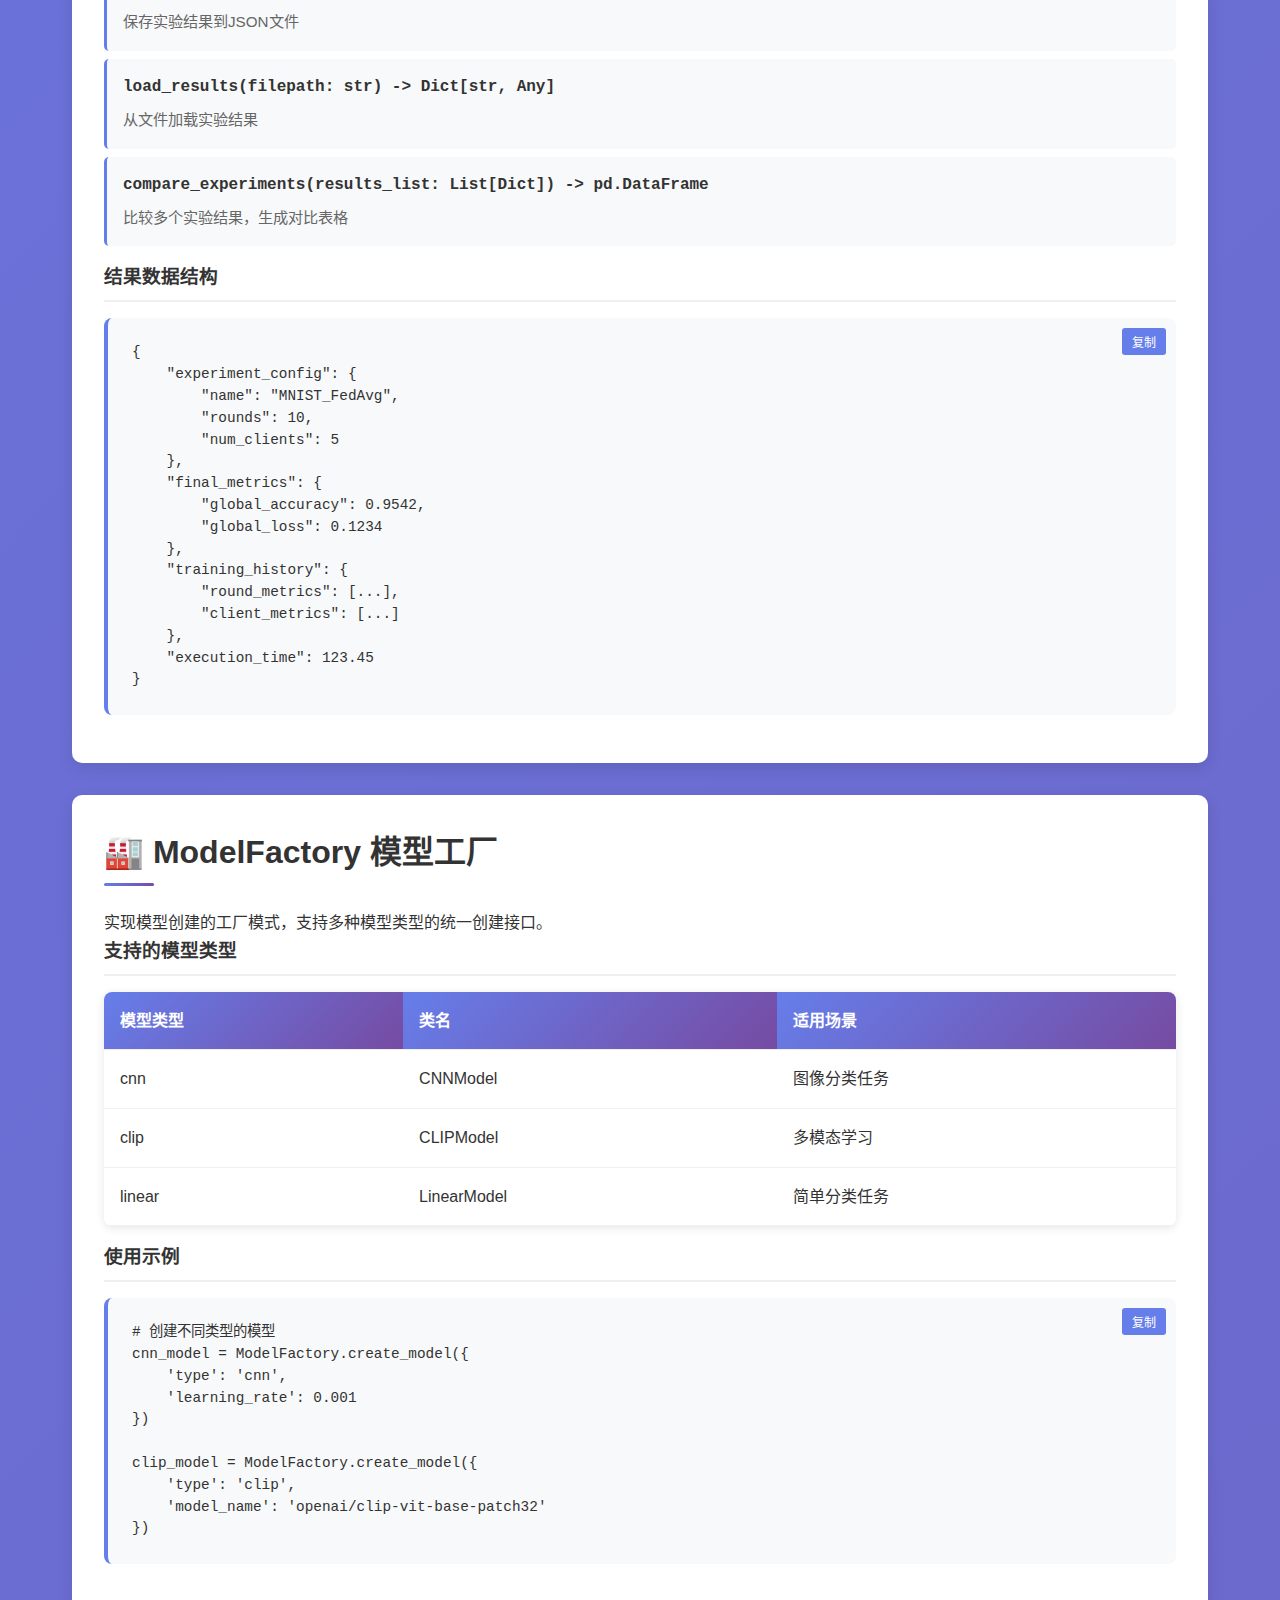
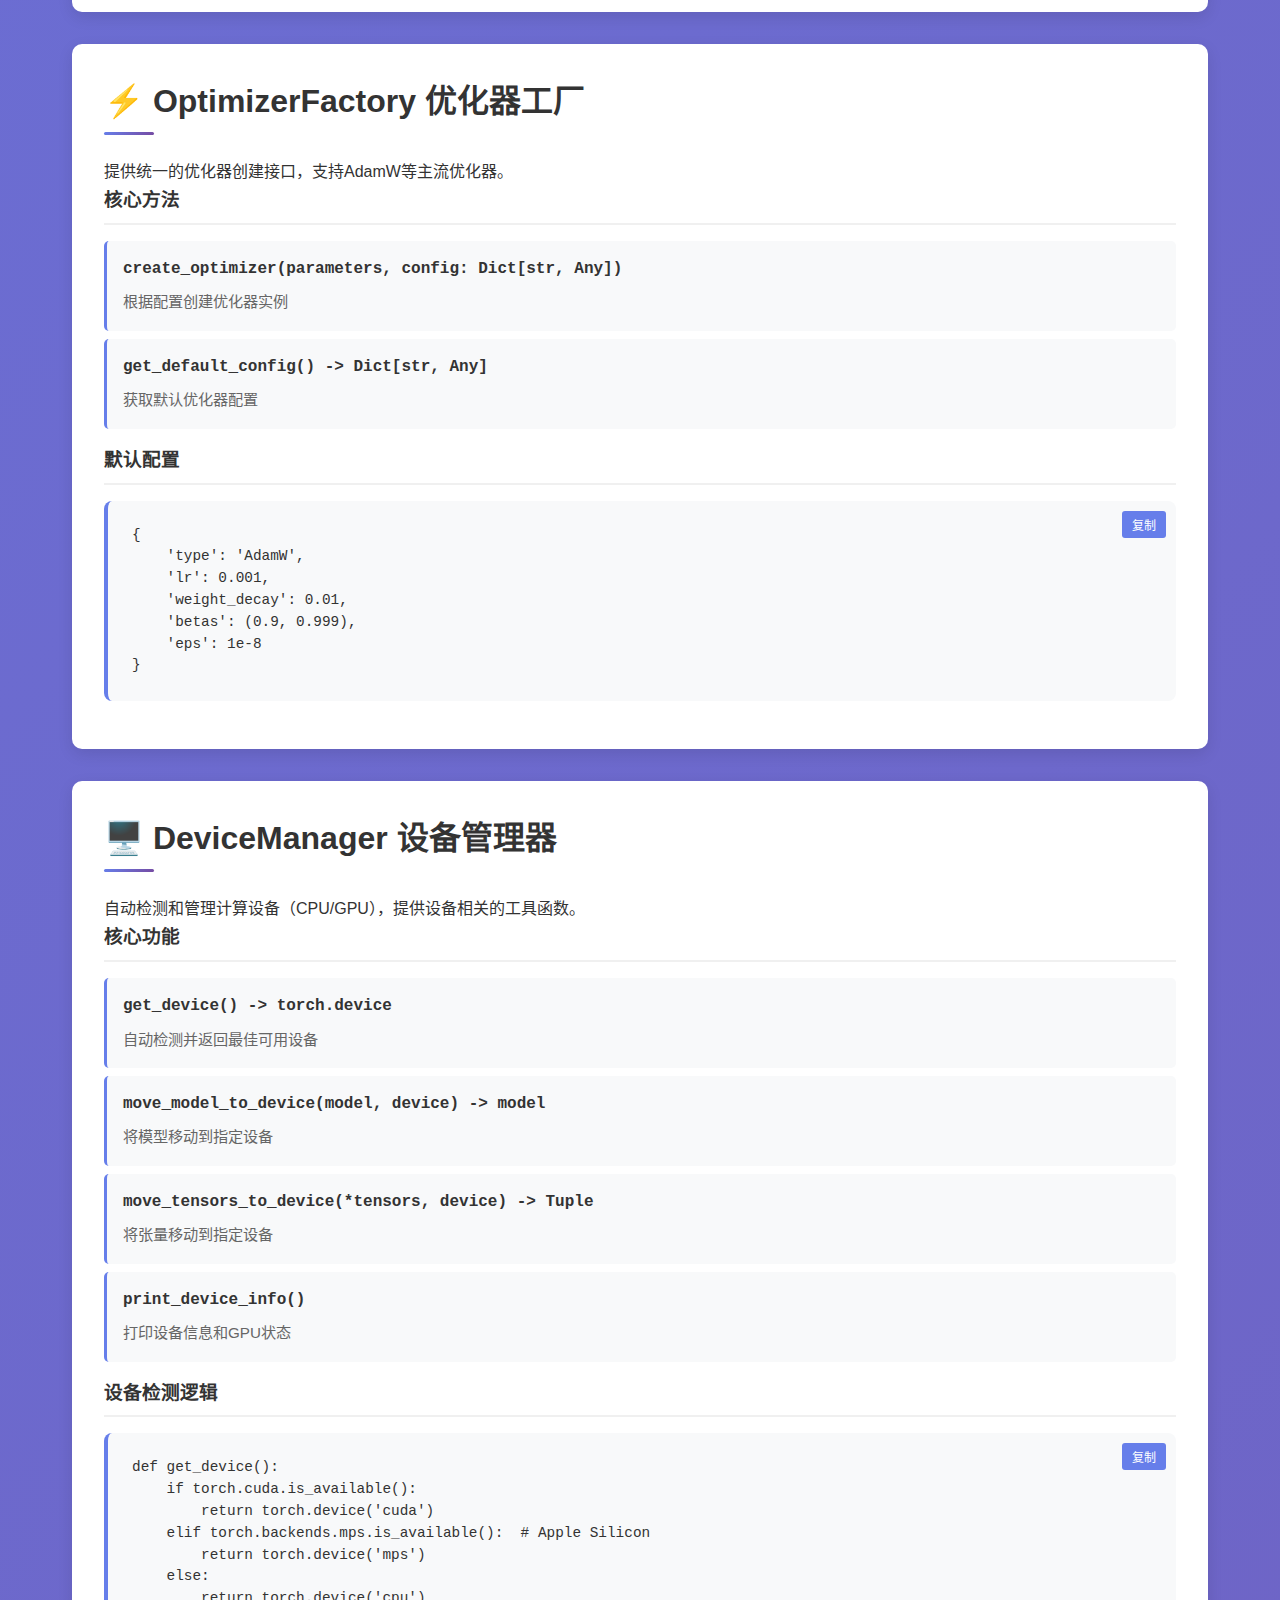
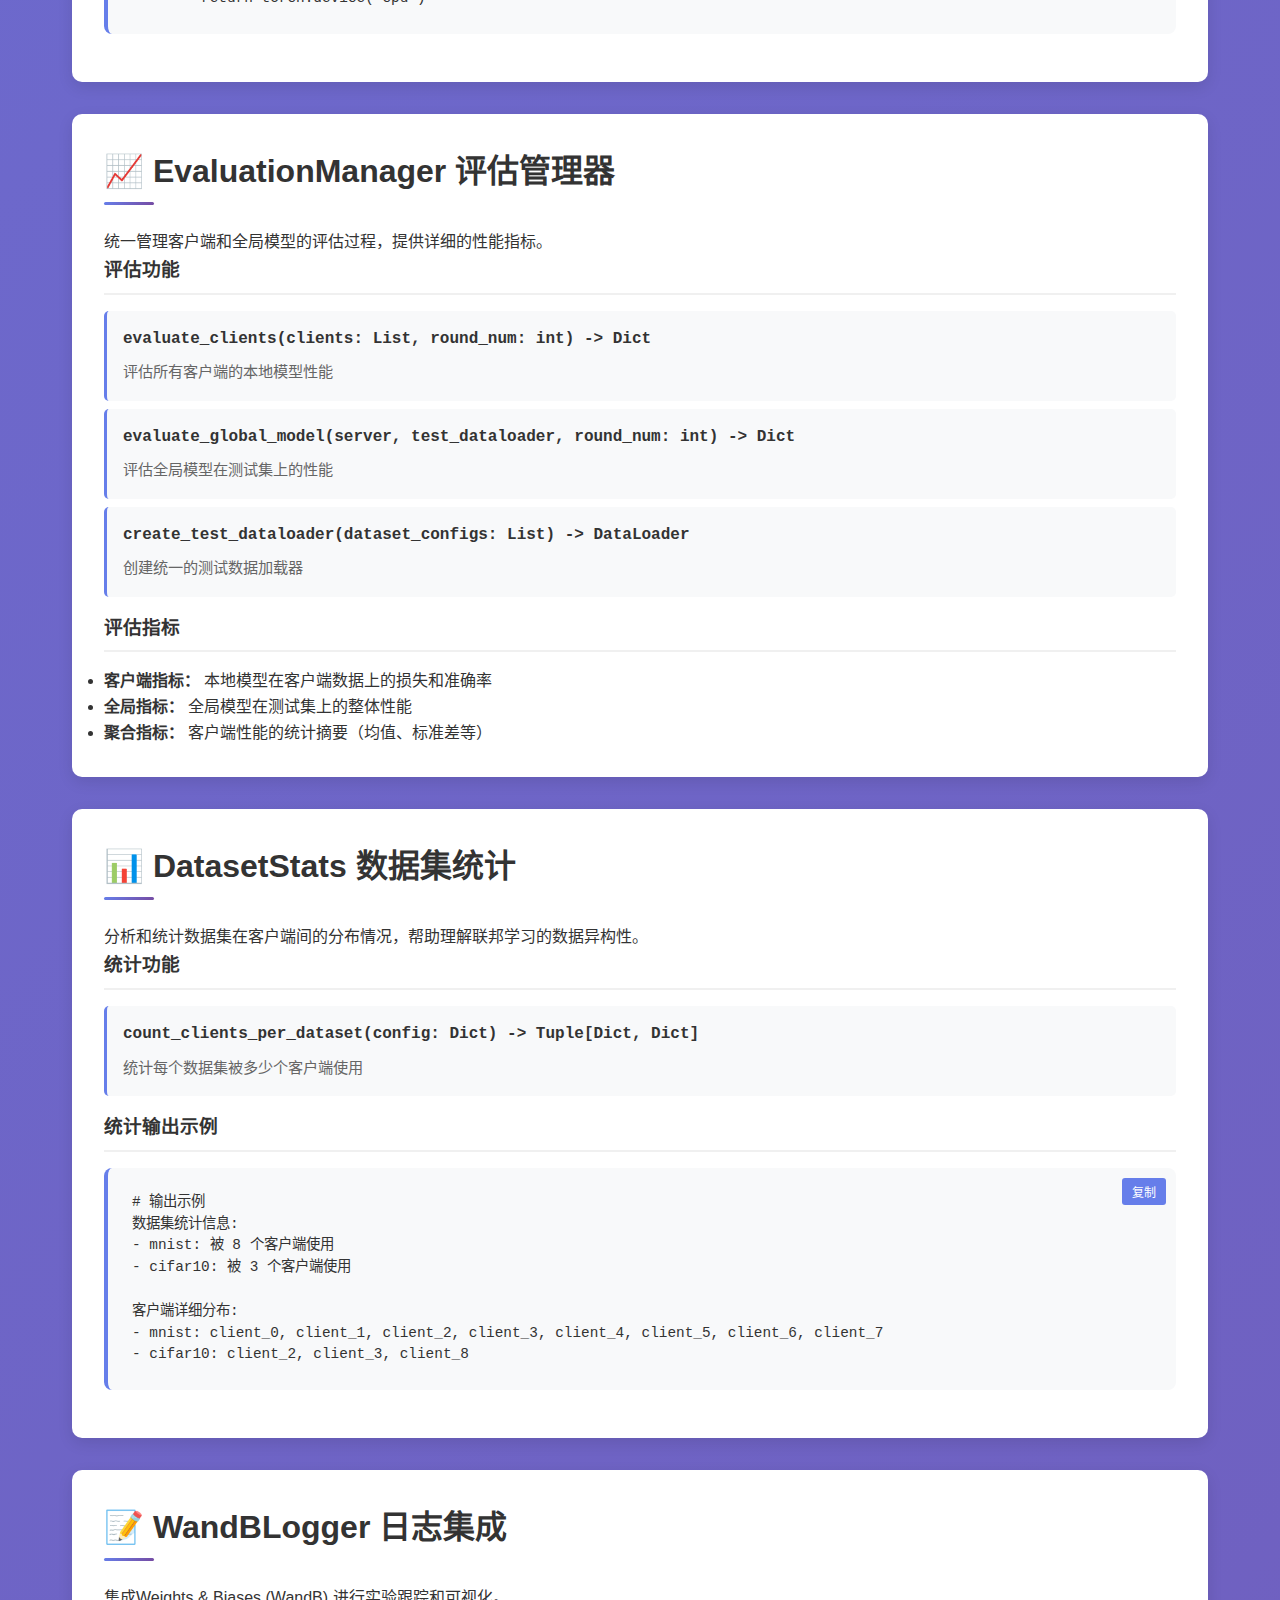
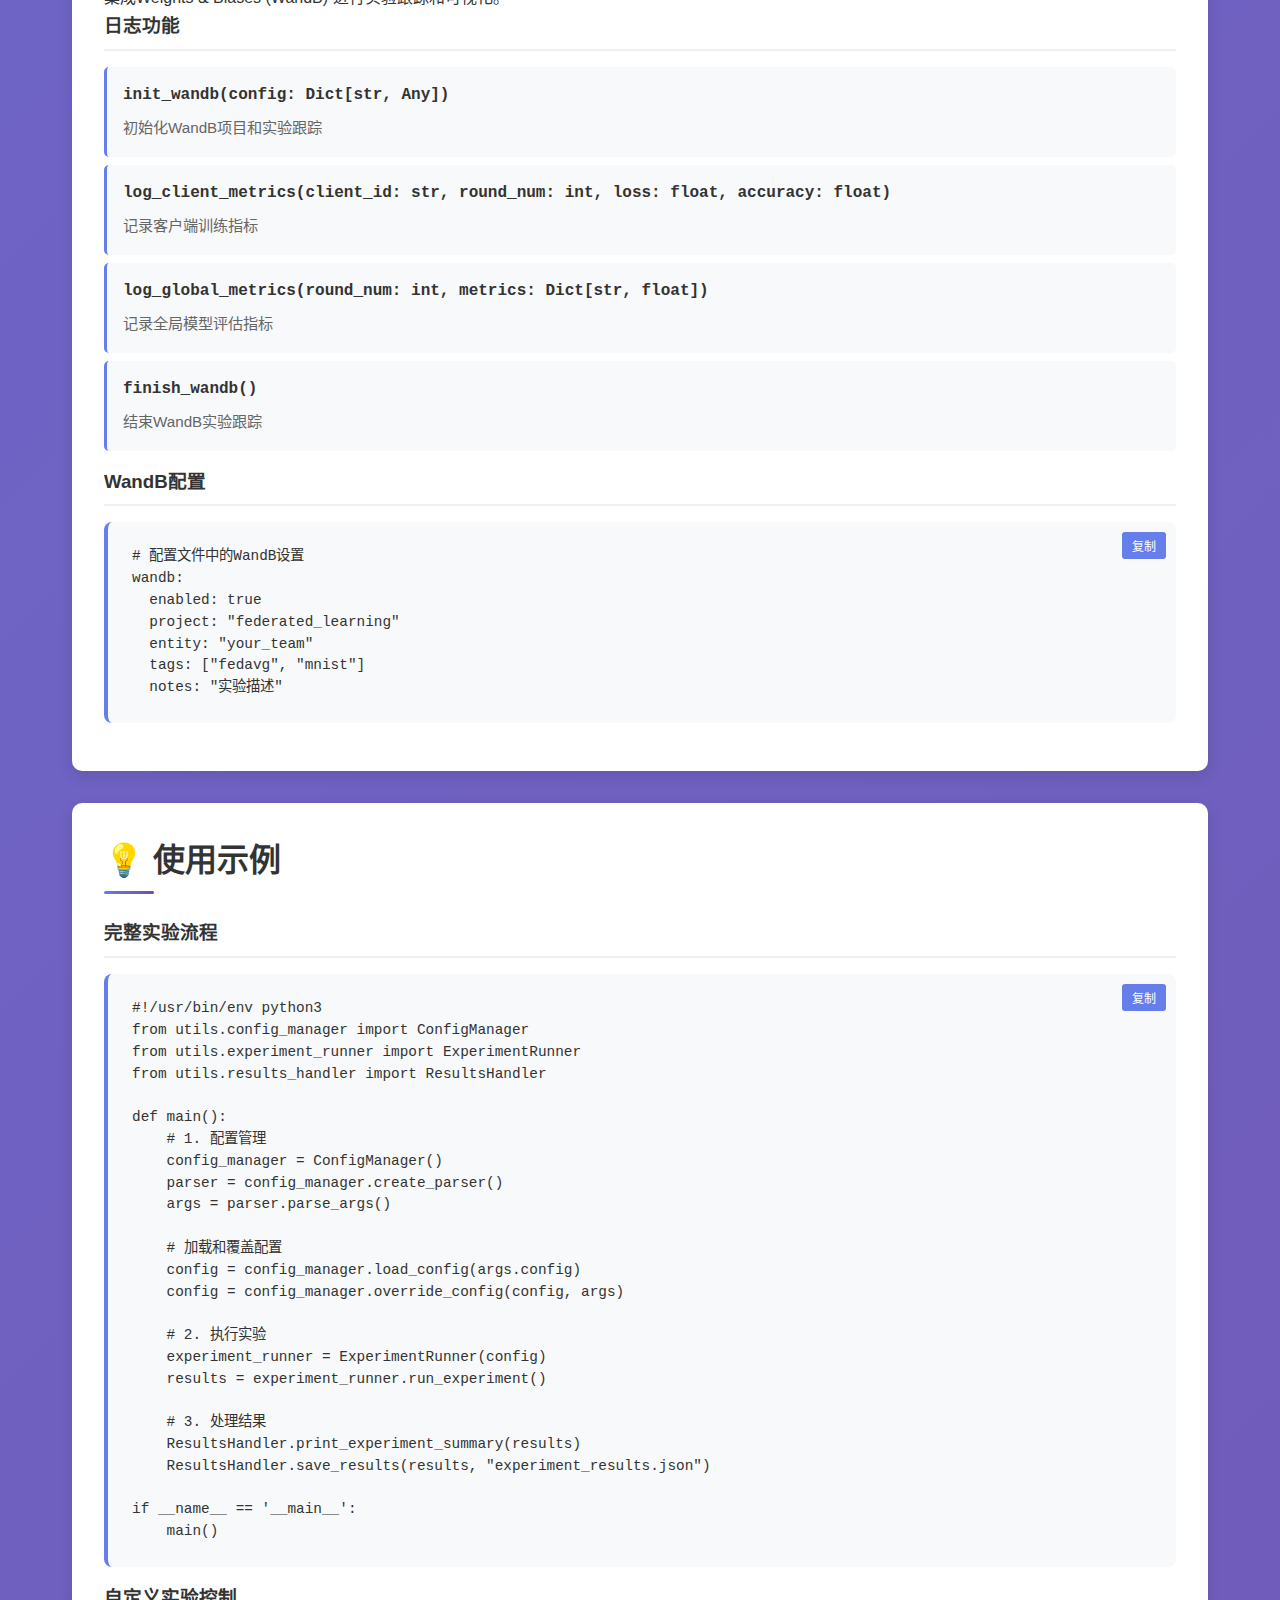
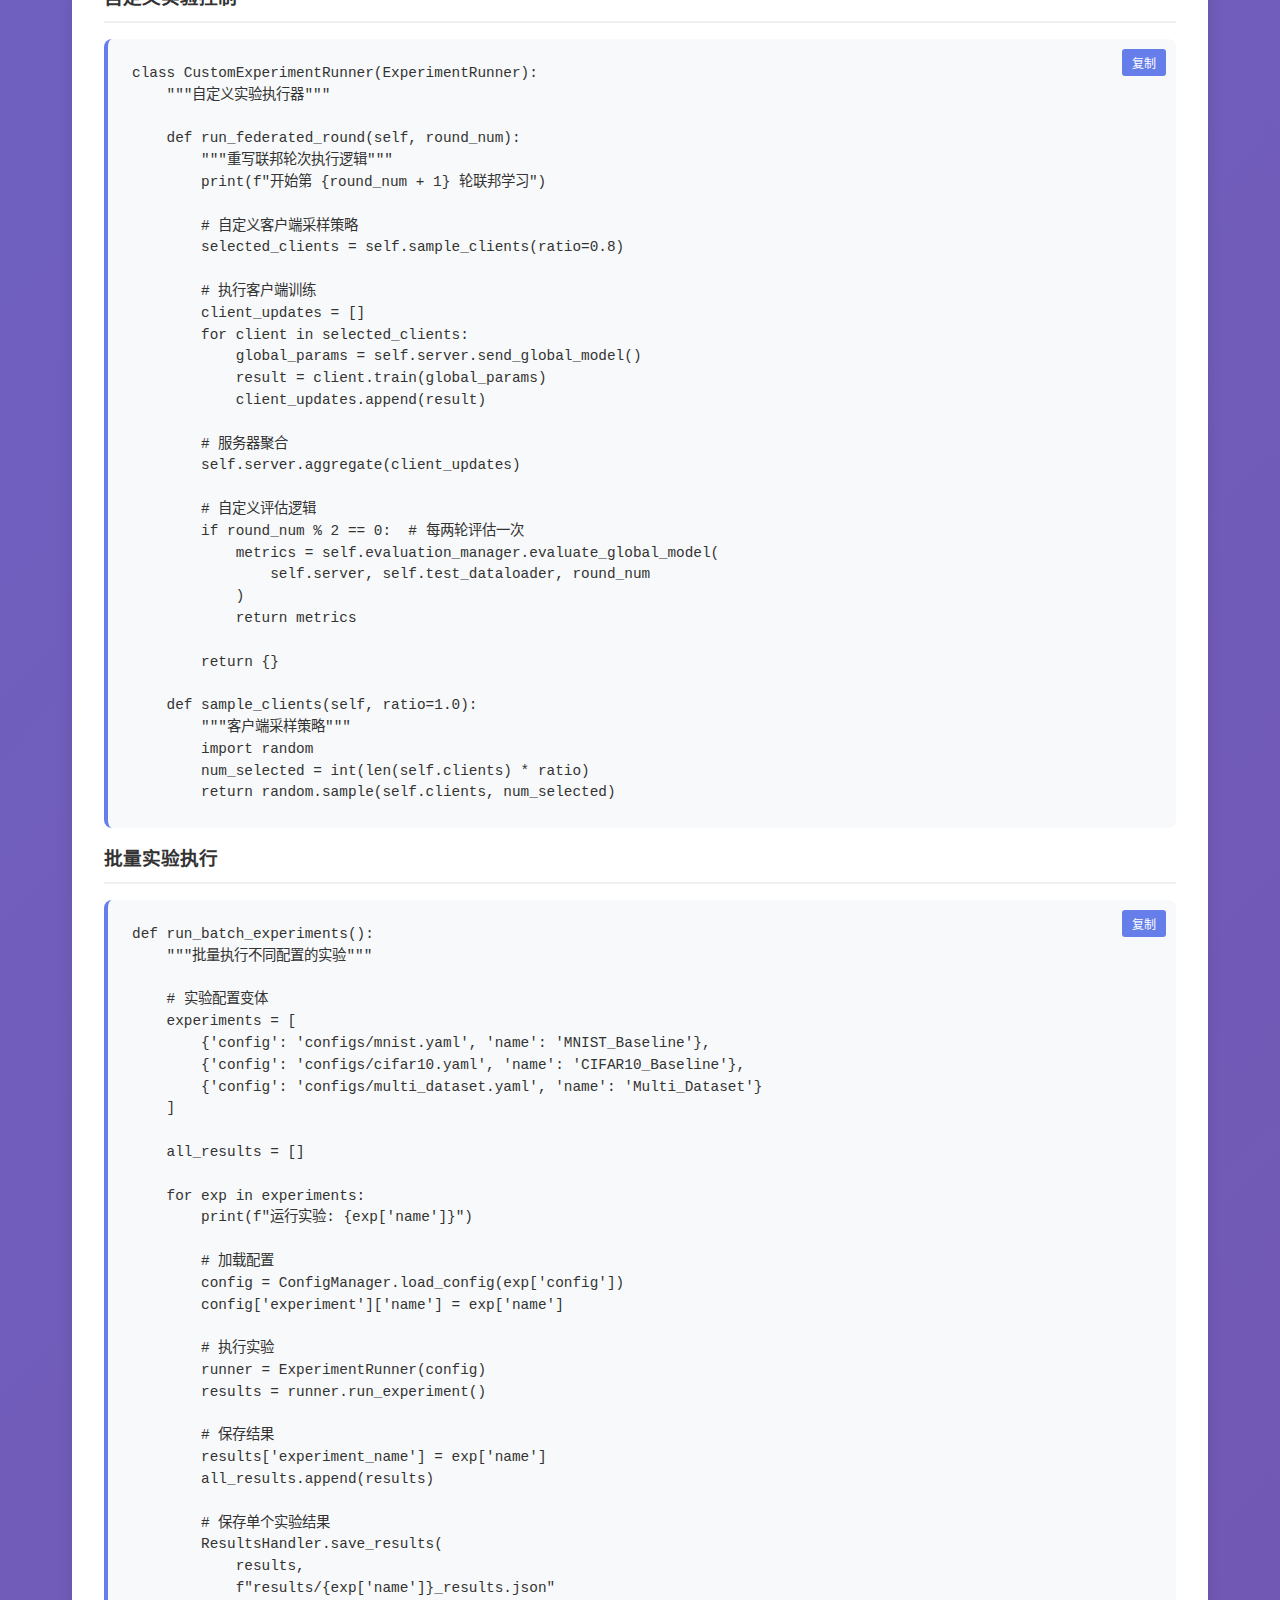
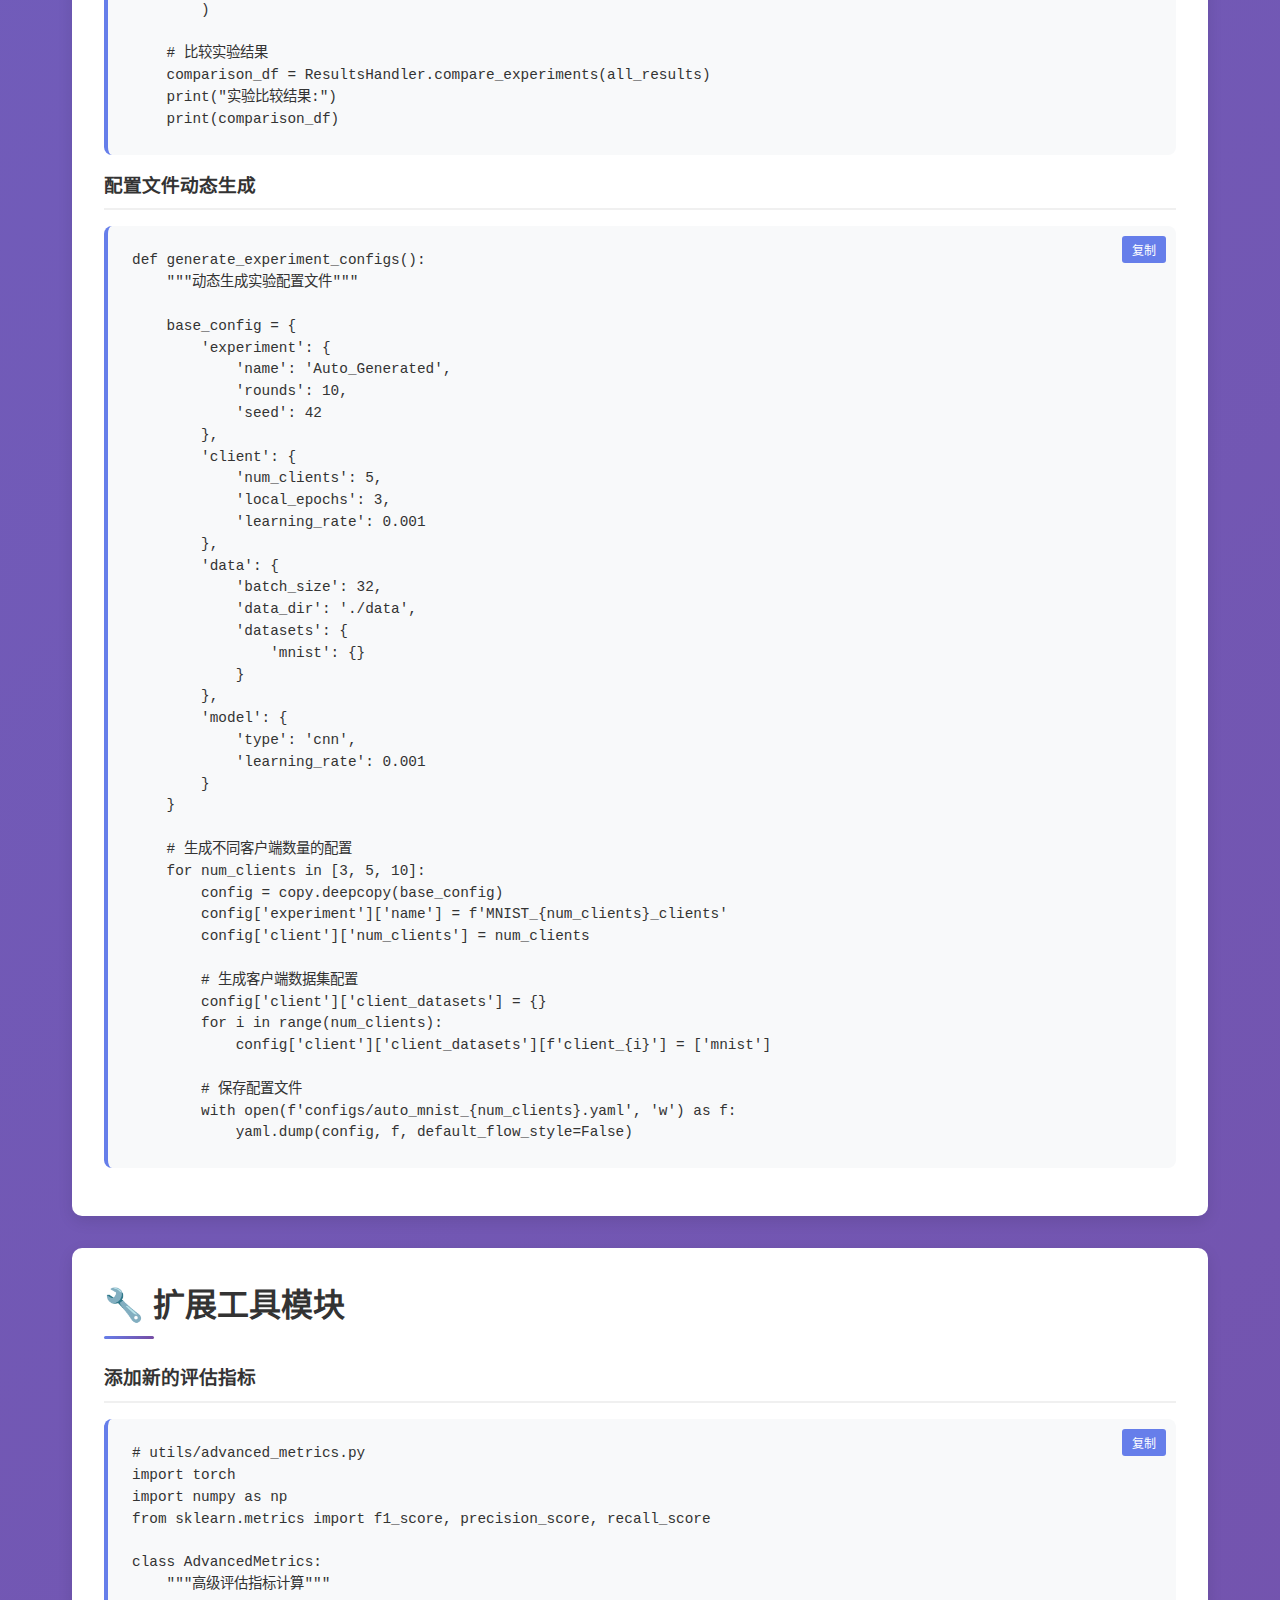
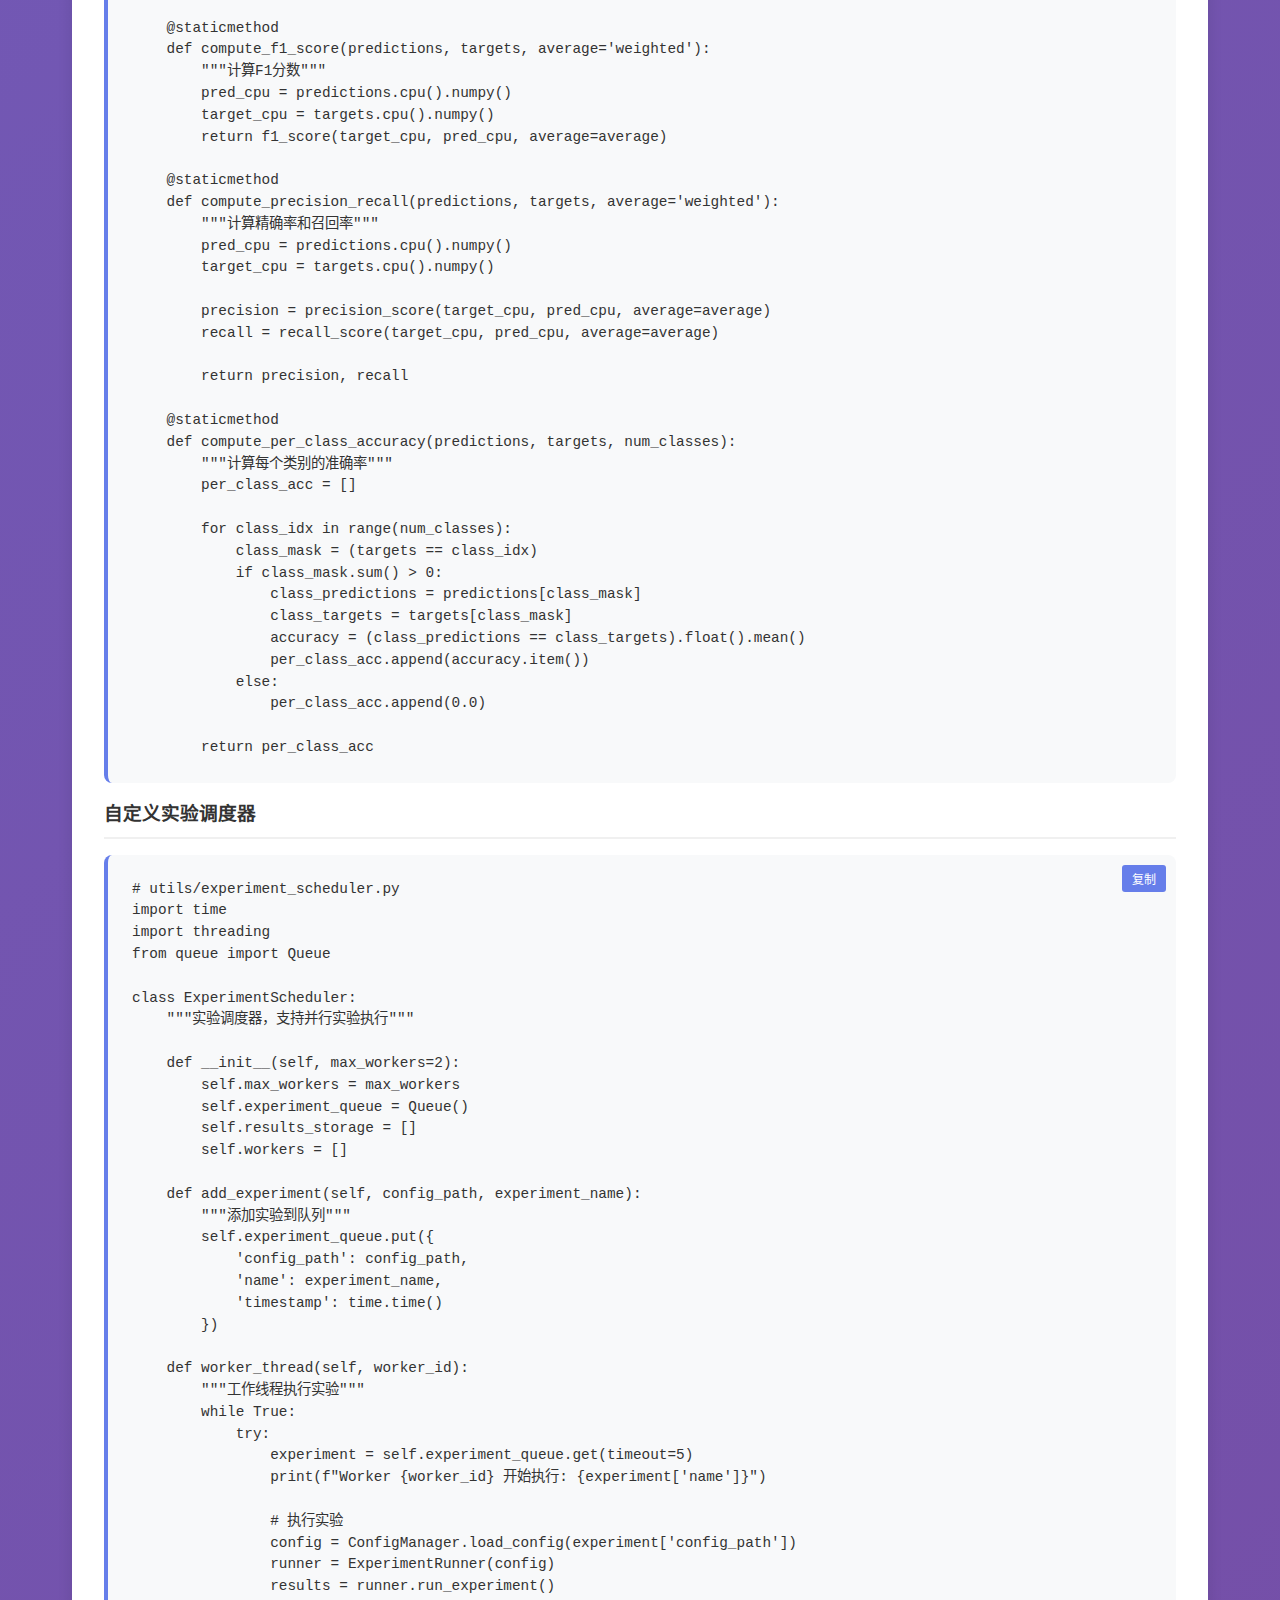
<file: docs/utils.html>
<!DOCTYPE html>
<html lang="zh-CN">
<head>
    <meta charset="UTF-8">
    <meta name="viewport" content="width=device-width, initial-scale=1.0">
    <title>Utils 工具模块 - 联邦学习框架文档</title>
    <link rel="stylesheet" href="assets/style.css">
</head>
<body>
    <nav class="navbar">
        <div class="nav-container">
            <div class="nav-logo">
                <h2>🚀 联邦学习框架</h2>
            </div>
            <ul class="nav-menu">
                <li><a href="index.html" class="nav-link">首页</a></li>
                <li><a href="core.html" class="nav-link">Core</a></li>
                <li><a href="communication.html" class="nav-link">Communication</a></li>
                <li><a href="aggregation.html" class="nav-link">Aggregation</a></li>
                <li><a href="data.html" class="nav-link">Data</a></li>
                <li><a href="models.html" class="nav-link">Models</a></li>
                <li><a href="execution-flow.html" class="nav-link">执行流程</a></li>
            </ul>
        </div>
    </nav>

    <div class="container">
        <a href="index.html" class="back-button">← 返回首页</a>
        
        <header class="hero">
            <h1>🛠️ Utils 工具模块</h1>
            <p class="hero-subtitle">联邦学习实验的配置管理、执行控制和结果处理工具集</p>
        </header>

        <div class="content-section">
            <h2>模块概述</h2>
            <p>Utils 模块是联邦学习框架的工具集合，提供了实验配置管理、实验执行、结果处理、日志记录等核心功能。该模块通过模块化设计，将复杂的实验流程分解为可复用的工具组件，大大简化了联邦学习实验的开发和执行。</p>
            
            <div class="info-box">
                <strong>核心价值：</strong> 提供完整的实验生命周期管理，从配置解析到结果分析的一站式工具支持。
            </div>
        </div>

        <div class="content-section">
            <h2>📁 文件结构</h2>
            <pre><code>utils/
├── __init__.py                  # 模块初始化
├── config_manager.py            # 配置文件管理和验证
├── experiment_runner.py         # 实验执行控制器
├── results_handler.py           # 实验结果处理和分析
├── model_factory.py             # 模型工厂模式实现
├── optimizer_factory.py         # 优化器工厂模式实现
├── device_manager.py            # 设备（CPU/GPU）管理
├── evaluation_manager.py        # 模型评估管理器
├── dataset_stats.py             # 数据集统计工具
└── wandb_logger.py              # WandB 日志集成</code></pre>
        </div>

        <div class="content-section">
            <h2>⚙️ ConfigManager 配置管理器</h2>
            <p>负责YAML配置文件的加载、验证和命令行参数覆盖，确保实验配置的正确性和灵活性。</p>
            
            <h3>核心功能</h3>
            <ul class="method-list">
                <li>
                    <div class="method-signature">load_config(config_file: str) -> Dict[str, Any]</div>
                    <div class="method-description">加载YAML配置文件，支持相对路径和绝对路径</div>
                </li>
                <li>
                    <div class="method-signature">_validate_config(config: Dict[str, Any])</div>
                    <div class="method-description">验证配置文件完整性，检查必需的配置项和数据集配置</div>
                </li>
                <li>
                    <div class="method-signature">override_config(config: Dict[str, Any], args: argparse.Namespace) -> Dict[str, Any]</div>
                    <div class="method-description">使用命令行参数覆盖配置文件中的设置</div>
                </li>
                <li>
                    <div class="method-signature">create_parser() -> argparse.ArgumentParser</div>
                    <div class="method-description">创建命令行参数解析器，支持常用参数快速覆盖</div>
                </li>
            </ul>

            <h3>支持的命令行参数</h3>
            <table class="property-table">
                <tr>
                    <th>参数名</th>
                    <th>配置路径</th>
                    <th>描述</th>
                </tr>
                <tr>
                    <td>--rounds</td>
                    <td>experiment.rounds</td>
                    <td>联邦学习训练轮数</td>
                </tr>
                <tr>
                    <td>--num-clients</td>
                    <td>client.num_clients</td>
                    <td>参与训练的客户端数量</td>
                </tr>
                <tr>
                    <td>--local-epochs</td>
                    <td>client.local_epochs</td>
                    <td>客户端本地训练轮数</td>
                </tr>
                <tr>
                    <td>--learning-rate</td>
                    <td>client.learning_rate, model.learning_rate</td>
                    <td>学习率（同时设置客户端和模型）</td>
                </tr>
                <tr>
                    <td>--batch-size</td>
                    <td>data.batch_size</td>
                    <td>训练批大小</td>
                </tr>
                <tr>
                    <td>--data-dir</td>
                    <td>data.data_dir</td>
                    <td>数据集存储目录</td>
                </tr>
            </table>

            <h3>配置验证规则</h3>
            <ul>
                <li><strong>必需节点：</strong> experiment, client, data, model</li>
                <li><strong>客户端数据集：</strong> 每个客户端必须配置至少一个数据集</li>
                <li><strong>数据集存在性：</strong> 客户端配置的数据集必须在data.datasets中定义</li>
                <li><strong>数量一致性：</strong> client_datasets配置数量必须与num_clients匹配</li>
            </ul>
        </div>

        <div class="content-section">
            <h2>🚀 ExperimentRunner 实验执行器</h2>
            <p>联邦学习实验的核心控制器，负责实验的完整生命周期管理，包括环境设置、训练执行和结果收集。</p>
            
            <h3>生命周期管理</h3>
            <div class="architecture-content">
                <div class="architecture-diagram">
                    <div class="arch-layer">
                        <h4>1. 实验初始化</h4>
                        <div class="arch-components">
                            <span>随机种子设置</span>
                            <span>设备检测</span>
                            <span>WandB配置</span>
                        </div>
                    </div>
                    <div class="arch-layer">
                        <h4>2. 组件设置</h4>
                        <div class="arch-components">
                            <span>数据加载器</span>
                            <span>模型和服务器</span>
                            <span>客户端创建</span>
                        </div>
                    </div>
                    <div class="arch-layer">
                        <h4>3. 训练执行</h4>
                        <div class="arch-components">
                            <span>联邦轮次</span>
                            <span>客户端训练</span>
                            <span>服务器聚合</span>
                        </div>
                    </div>
                    <div class="arch-layer">
                        <h4>4. 结果处理</h4>
                        <div class="arch-components">
                            <span>指标收集</span>
                            <span>日志记录</span>
                            <span>结果保存</span>
                        </div>
                    </div>
                </div>
                
                <div class="architecture-description">
                    <h4>执行特点</h4>
                    <ul>
                        <li><strong>自动化流程：</strong> 一键式实验执行</li>
                        <li><strong>进度监控：</strong> 实时显示训练进度</li>
                        <li><strong>异常处理：</strong> 优雅处理训练异常</li>
                        <li><strong>结果记录：</strong> 完整的实验日志</li>
                    </ul>
                </div>
            </div>

            <h3>核心方法</h3>
            <ul class="method-list">
                <li>
                    <div class="method-signature">__init__(config: Dict[str, Any])</div>
                    <div class="method-description">初始化实验执行器，解析配置并设置基础环境</div>
                </li>
                <li>
                    <div class="method-signature">run_experiment() -> Dict[str, Any]</div>
                    <div class="method-description">执行完整的联邦学习实验，返回实验结果</div>
                </li>
                <li>
                    <div class="method-signature">setup_data()</div>
                    <div class="method-description">设置数据加载器，为每个客户端分配数据</div>
                </li>
                <li>
                    <div class="method-signature">setup_server()</div>
                    <div class="method-description">创建全局模型和联邦学习服务器</div>
                </li>
                <li>
                    <div class="method-signature">setup_clients()</div>
                    <div class="method-description">创建联邦学习客户端列表</div>
                </li>
                <li>
                    <div class="method-signature">run_federated_round(round_num: int) -> Dict[str, float]</div>
                    <div class="method-description">执行单轮联邦学习，包括客户端训练和服务器聚合</div>
                </li>
            </ul>

            <h3>实验配置支持</h3>
            <table class="property-table">
                <tr>
                    <th>配置项</th>
                    <th>功能</th>
                    <th>默认值</th>
                </tr>
                <tr>
                    <td>experiment.rounds</td>
                    <td>联邦学习轮数</td>
                    <td>10</td>
                </tr>
                <tr>
                    <td>experiment.seed</td>
                    <td>随机种子</td>
                    <td>42</td>
                </tr>
                <tr>
                    <td>evaluation.evaluate_every</td>
                    <td>评估间隔</td>
                    <td>1</td>
                </tr>
                <tr>
                    <td>wandb.enabled</td>
                    <td>启用WandB日志</td>
                    <td>false</td>
                </tr>
            </table>
        </div>

        <div class="content-section">
            <h2>📊 ResultsHandler 结果处理器</h2>
            <p>负责实验结果的收集、分析和展示，提供统一的结果处理接口。</p>
            
            <h3>核心功能</h3>
            <ul class="method-list">
                <li>
                    <div class="method-signature">print_experiment_summary(results: Dict[str, Any])</div>
                    <div class="method-description">打印实验结果摘要，包括最终性能和训练统计</div>
                </li>
                <li>
                    <div class="method-signature">save_results(results: Dict[str, Any], filepath: str)</div>
                    <div class="method-description">保存实验结果到JSON文件</div>
                </li>
                <li>
                    <div class="method-signature">load_results(filepath: str) -> Dict[str, Any]</div>
                    <div class="method-description">从文件加载实验结果</div>
                </li>
                <li>
                    <div class="method-signature">compare_experiments(results_list: List[Dict]) -> pd.DataFrame</div>
                    <div class="method-description">比较多个实验结果，生成对比表格</div>
                </li>
            </ul>

            <h3>结果数据结构</h3>
            <pre><code>{
    "experiment_config": {
        "name": "MNIST_FedAvg",
        "rounds": 10,
        "num_clients": 5
    },
    "final_metrics": {
        "global_accuracy": 0.9542,
        "global_loss": 0.1234
    },
    "training_history": {
        "round_metrics": [...],
        "client_metrics": [...]
    },
    "execution_time": 123.45
}</code></pre>
        </div>

        <div class="content-section">
            <h2>🏭 ModelFactory 模型工厂</h2>
            <p>实现模型创建的工厂模式，支持多种模型类型的统一创建接口。</p>
            
            <h3>支持的模型类型</h3>
            <table class="property-table">
                <tr>
                    <th>模型类型</th>
                    <th>类名</th>
                    <th>适用场景</th>
                </tr>
                <tr>
                    <td>cnn</td>
                    <td>CNNModel</td>
                    <td>图像分类任务</td>
                </tr>
                <tr>
                    <td>clip</td>
                    <td>CLIPModel</td>
                    <td>多模态学习</td>
                </tr>
                <tr>
                    <td>linear</td>
                    <td>LinearModel</td>
                    <td>简单分类任务</td>
                </tr>
            </table>

            <h3>使用示例</h3>
            <pre><code># 创建不同类型的模型
cnn_model = ModelFactory.create_model({
    'type': 'cnn',
    'learning_rate': 0.001
})

clip_model = ModelFactory.create_model({
    'type': 'clip',
    'model_name': 'openai/clip-vit-base-patch32'
})</code></pre>
        </div>

        <div class="content-section">
            <h2>⚡ OptimizerFactory 优化器工厂</h2>
            <p>提供统一的优化器创建接口，支持AdamW等主流优化器。</p>
            
            <h3>核心方法</h3>
            <ul class="method-list">
                <li>
                    <div class="method-signature">create_optimizer(parameters, config: Dict[str, Any])</div>
                    <div class="method-description">根据配置创建优化器实例</div>
                </li>
                <li>
                    <div class="method-signature">get_default_config() -> Dict[str, Any]</div>
                    <div class="method-description">获取默认优化器配置</div>
                </li>
            </ul>

            <h3>默认配置</h3>
            <pre><code>{
    'type': 'AdamW',
    'lr': 0.001,
    'weight_decay': 0.01,
    'betas': (0.9, 0.999),
    'eps': 1e-8
}</code></pre>
        </div>

        <div class="content-section">
            <h2>🖥️ DeviceManager 设备管理器</h2>
            <p>自动检测和管理计算设备（CPU/GPU），提供设备相关的工具函数。</p>
            
            <h3>核心功能</h3>
            <ul class="method-list">
                <li>
                    <div class="method-signature">get_device() -> torch.device</div>
                    <div class="method-description">自动检测并返回最佳可用设备</div>
                </li>
                <li>
                    <div class="method-signature">move_model_to_device(model, device) -> model</div>
                    <div class="method-description">将模型移动到指定设备</div>
                </li>
                <li>
                    <div class="method-signature">move_tensors_to_device(*tensors, device) -> Tuple</div>
                    <div class="method-description">将张量移动到指定设备</div>
                </li>
                <li>
                    <div class="method-signature">print_device_info()</div>
                    <div class="method-description">打印设备信息和GPU状态</div>
                </li>
            </ul>

            <h3>设备检测逻辑</h3>
            <pre><code>def get_device():
    if torch.cuda.is_available():
        return torch.device('cuda')
    elif torch.backends.mps.is_available():  # Apple Silicon
        return torch.device('mps')
    else:
        return torch.device('cpu')</code></pre>
        </div>

        <div class="content-section">
            <h2>📈 EvaluationManager 评估管理器</h2>
            <p>统一管理客户端和全局模型的评估过程，提供详细的性能指标。</p>
            
            <h3>评估功能</h3>
            <ul class="method-list">
                <li>
                    <div class="method-signature">evaluate_clients(clients: List, round_num: int) -> Dict</div>
                    <div class="method-description">评估所有客户端的本地模型性能</div>
                </li>
                <li>
                    <div class="method-signature">evaluate_global_model(server, test_dataloader, round_num: int) -> Dict</div>
                    <div class="method-description">评估全局模型在测试集上的性能</div>
                </li>
                <li>
                    <div class="method-signature">create_test_dataloader(dataset_configs: List) -> DataLoader</div>
                    <div class="method-description">创建统一的测试数据加载器</div>
                </li>
            </ul>

            <h3>评估指标</h3>
            <ul>
                <li><strong>客户端指标：</strong> 本地模型在客户端数据上的损失和准确率</li>
                <li><strong>全局指标：</strong> 全局模型在测试集上的整体性能</li>
                <li><strong>聚合指标：</strong> 客户端性能的统计摘要（均值、标准差等）</li>
            </ul>
        </div>

        <div class="content-section">
            <h2>📊 DatasetStats 数据集统计</h2>
            <p>分析和统计数据集在客户端间的分布情况，帮助理解联邦学习的数据异构性。</p>
            
            <h3>统计功能</h3>
            <ul class="method-list">
                <li>
                    <div class="method-signature">count_clients_per_dataset(config: Dict) -> Tuple[Dict, Dict]</div>
                    <div class="method-description">统计每个数据集被多少个客户端使用</div>
                </li>
            </ul>

            <h3>统计输出示例</h3>
            <pre><code># 输出示例
数据集统计信息:
- mnist: 被 8 个客户端使用
- cifar10: 被 3 个客户端使用

客户端详细分布:
- mnist: client_0, client_1, client_2, client_3, client_4, client_5, client_6, client_7
- cifar10: client_2, client_3, client_8</code></pre>
        </div>

        <div class="content-section">
            <h2>📝 WandBLogger 日志集成</h2>
            <p>集成Weights & Biases (WandB) 进行实验跟踪和可视化。</p>
            
            <h3>日志功能</h3>
            <ul class="method-list">
                <li>
                    <div class="method-signature">init_wandb(config: Dict[str, Any])</div>
                    <div class="method-description">初始化WandB项目和实验跟踪</div>
                </li>
                <li>
                    <div class="method-signature">log_client_metrics(client_id: str, round_num: int, loss: float, accuracy: float)</div>
                    <div class="method-description">记录客户端训练指标</div>
                </li>
                <li>
                    <div class="method-signature">log_global_metrics(round_num: int, metrics: Dict[str, float])</div>
                    <div class="method-description">记录全局模型评估指标</div>
                </li>
                <li>
                    <div class="method-signature">finish_wandb()</div>
                    <div class="method-description">结束WandB实验跟踪</div>
                </li>
            </ul>

            <h3>WandB配置</h3>
            <pre><code># 配置文件中的WandB设置
wandb:
  enabled: true
  project: "federated_learning"
  entity: "your_team"
  tags: ["fedavg", "mnist"]
  notes: "实验描述"</code></pre>
        </div>

        <div class="content-section">
            <h2>💡 使用示例</h2>
            
            <h3>完整实验流程</h3>
            <pre><code>#!/usr/bin/env python3
from utils.config_manager import ConfigManager
from utils.experiment_runner import ExperimentRunner
from utils.results_handler import ResultsHandler

def main():
    # 1. 配置管理
    config_manager = ConfigManager()
    parser = config_manager.create_parser()
    args = parser.parse_args()
    
    # 加载和覆盖配置
    config = config_manager.load_config(args.config)
    config = config_manager.override_config(config, args)
    
    # 2. 执行实验
    experiment_runner = ExperimentRunner(config)
    results = experiment_runner.run_experiment()
    
    # 3. 处理结果
    ResultsHandler.print_experiment_summary(results)
    ResultsHandler.save_results(results, "experiment_results.json")

if __name__ == '__main__':
    main()</code></pre>

            <h3>自定义实验控制</h3>
            <pre><code>class CustomExperimentRunner(ExperimentRunner):
    """自定义实验执行器"""
    
    def run_federated_round(self, round_num):
        """重写联邦轮次执行逻辑"""
        print(f"开始第 {round_num + 1} 轮联邦学习")
        
        # 自定义客户端采样策略
        selected_clients = self.sample_clients(ratio=0.8)
        
        # 执行客户端训练
        client_updates = []
        for client in selected_clients:
            global_params = self.server.send_global_model()
            result = client.train(global_params)
            client_updates.append(result)
        
        # 服务器聚合
        self.server.aggregate(client_updates)
        
        # 自定义评估逻辑
        if round_num % 2 == 0:  # 每两轮评估一次
            metrics = self.evaluation_manager.evaluate_global_model(
                self.server, self.test_dataloader, round_num
            )
            return metrics
        
        return {}
    
    def sample_clients(self, ratio=1.0):
        """客户端采样策略"""
        import random
        num_selected = int(len(self.clients) * ratio)
        return random.sample(self.clients, num_selected)</code></pre>

            <h3>批量实验执行</h3>
            <pre><code>def run_batch_experiments():
    """批量执行不同配置的实验"""
    
    # 实验配置变体
    experiments = [
        {'config': 'configs/mnist.yaml', 'name': 'MNIST_Baseline'},
        {'config': 'configs/cifar10.yaml', 'name': 'CIFAR10_Baseline'},
        {'config': 'configs/multi_dataset.yaml', 'name': 'Multi_Dataset'}
    ]
    
    all_results = []
    
    for exp in experiments:
        print(f"运行实验: {exp['name']}")
        
        # 加载配置
        config = ConfigManager.load_config(exp['config'])
        config['experiment']['name'] = exp['name']
        
        # 执行实验
        runner = ExperimentRunner(config)
        results = runner.run_experiment()
        
        # 保存结果
        results['experiment_name'] = exp['name']
        all_results.append(results)
        
        # 保存单个实验结果
        ResultsHandler.save_results(
            results, 
            f"results/{exp['name']}_results.json"
        )
    
    # 比较实验结果
    comparison_df = ResultsHandler.compare_experiments(all_results)
    print("实验比较结果:")
    print(comparison_df)</code></pre>

            <h3>配置文件动态生成</h3>
            <pre><code>def generate_experiment_configs():
    """动态生成实验配置文件"""
    
    base_config = {
        'experiment': {
            'name': 'Auto_Generated',
            'rounds': 10,
            'seed': 42
        },
        'client': {
            'num_clients': 5,
            'local_epochs': 3,
            'learning_rate': 0.001
        },
        'data': {
            'batch_size': 32,
            'data_dir': './data',
            'datasets': {
                'mnist': {}
            }
        },
        'model': {
            'type': 'cnn',
            'learning_rate': 0.001
        }
    }
    
    # 生成不同客户端数量的配置
    for num_clients in [3, 5, 10]:
        config = copy.deepcopy(base_config)
        config['experiment']['name'] = f'MNIST_{num_clients}_clients'
        config['client']['num_clients'] = num_clients
        
        # 生成客户端数据集配置
        config['client']['client_datasets'] = {}
        for i in range(num_clients):
            config['client']['client_datasets'][f'client_{i}'] = ['mnist']
        
        # 保存配置文件
        with open(f'configs/auto_mnist_{num_clients}.yaml', 'w') as f:
            yaml.dump(config, f, default_flow_style=False)</code></pre>
        </div>

        <div class="content-section">
            <h2>🔧 扩展工具模块</h2>
            
            <h3>添加新的评估指标</h3>
            <pre><code># utils/advanced_metrics.py
import torch
import numpy as np
from sklearn.metrics import f1_score, precision_score, recall_score

class AdvancedMetrics:
    """高级评估指标计算"""
    
    @staticmethod
    def compute_f1_score(predictions, targets, average='weighted'):
        """计算F1分数"""
        pred_cpu = predictions.cpu().numpy()
        target_cpu = targets.cpu().numpy()
        return f1_score(target_cpu, pred_cpu, average=average)
    
    @staticmethod
    def compute_precision_recall(predictions, targets, average='weighted'):
        """计算精确率和召回率"""
        pred_cpu = predictions.cpu().numpy()
        target_cpu = targets.cpu().numpy()
        
        precision = precision_score(target_cpu, pred_cpu, average=average)
        recall = recall_score(target_cpu, pred_cpu, average=average)
        
        return precision, recall
    
    @staticmethod
    def compute_per_class_accuracy(predictions, targets, num_classes):
        """计算每个类别的准确率"""
        per_class_acc = []
        
        for class_idx in range(num_classes):
            class_mask = (targets == class_idx)
            if class_mask.sum() > 0:
                class_predictions = predictions[class_mask]
                class_targets = targets[class_mask]
                accuracy = (class_predictions == class_targets).float().mean()
                per_class_acc.append(accuracy.item())
            else:
                per_class_acc.append(0.0)
        
        return per_class_acc</code></pre>

            <h3>自定义实验调度器</h3>
            <pre><code># utils/experiment_scheduler.py
import time
import threading
from queue import Queue

class ExperimentScheduler:
    """实验调度器，支持并行实验执行"""
    
    def __init__(self, max_workers=2):
        self.max_workers = max_workers
        self.experiment_queue = Queue()
        self.results_storage = []
        self.workers = []
    
    def add_experiment(self, config_path, experiment_name):
        """添加实验到队列"""
        self.experiment_queue.put({
            'config_path': config_path,
            'name': experiment_name,
            'timestamp': time.time()
        })
    
    def worker_thread(self, worker_id):
        """工作线程执行实验"""
        while True:
            try:
                experiment = self.experiment_queue.get(timeout=5)
                print(f"Worker {worker_id} 开始执行: {experiment['name']}")
                
                # 执行实验
                config = ConfigManager.load_config(experiment['config_path'])
                runner = ExperimentRunner(config)
                results = runner.run_experiment()
                
                # 存储结果
                results['worker_id'] = worker_id
                results['experiment_name'] = experiment['name']
                self.results_storage.append(results)
                
                print(f"Worker {worker_id} 完成: {experiment['name']}")
                self.experiment_queue.task_done()
                
            except Exception as e:
                print(f"Worker {worker_id} 执行失败: {e}")
                break
    
    def start_workers(self):
        """启动工作线程"""
        for i in range(self.max_workers):
            worker = threading.Thread(
                target=self.worker_thread, 
                args=(i,),
                daemon=True
            )
            worker.start()
            self.workers.append(worker)
    
    def wait_completion(self):
        """等待所有实验完成"""
        self.experiment_queue.join()
        return self.results_storage</code></pre>
        </div>

        <div class="content-section">
            <h2>⚠️ 最佳实践</h2>
            <div class="warning-box">
                <strong>配置验证：</strong> 始终在实验开始前验证配置文件的完整性，避免长时间训练后发现配置错误。
            </div>
            
            <div class="info-box">
                <strong>实验记录：</strong> 使用WandB或结果保存功能记录所有实验，便于后续分析和比较。
            </div>
            
            <div class="warning-box">
                <strong>资源管理：</strong> 合理设置批大小和客户端数量，避免内存溢出或计算资源耗尽。
            </div>
            
            <div class="info-box">
                <strong>可重现性：</strong> 设置固定的随机种子，确保实验结果可重现。
            </div>
        </div>

        <div class="content-section">
            <h2>🚀 性能优化建议</h2>
            <ul>
                <li><strong>并行实验：</strong> 使用实验调度器并行执行多个实验配置</li>
                <li><strong>配置缓存：</strong> 缓存验证过的配置，避免重复验证开销</li>
                <li><strong>增量保存：</strong> 定期保存中间结果，防止意外中断导致数据丢失</li>
                <li><strong>内存监控：</strong> 监控内存使用情况，及时清理不需要的数据</li>
                <li><strong>设备优化：</strong> 充分利用GPU加速，合理分配计算资源</li>
            </ul>
        </div>
    </div>

    <footer class="footer">
        <div class="footer-content">
            <p>&copy; 2025 联邦学习框架. 所有权利保留.</p>
            <p><a href="models.html">上一页：Models 模块</a> | <a href="index.html">返回首页</a></p>
        </div>
    </footer>

    <script src="assets/script.js"></script>
</body>
</html>
</file>
<file: docs/assets/style.css>
/* 基础样式重置 */
* {
    margin: 0;
    padding: 0;
    box-sizing: border-box;
}

body {
    font-family: 'Segoe UI', Tahoma, Geneva, Verdana, sans-serif;
    line-height: 1.6;
    color: #333;
    background: linear-gradient(135deg, #667eea 0%, #764ba2 100%);
    min-height: 100vh;
}

/* 导航栏样式 */
.navbar {
    background: rgba(255, 255, 255, 0.95);
    backdrop-filter: blur(10px);
    padding: 1rem 0;
    position: fixed;
    top: 0;
    width: 100%;
    z-index: 1000;
    box-shadow: 0 2px 20px rgba(0, 0, 0, 0.1);
}

.nav-container {
    max-width: 1200px;
    margin: 0 auto;
    display: flex;
    justify-content: space-between;
    align-items: center;
    padding: 0 2rem;
}

.nav-logo h2 {
    color: #667eea;
    font-weight: 700;
}

.nav-menu {
    display: flex;
    list-style: none;
    gap: 2rem;
}

.nav-link {
    text-decoration: none;
    color: #333;
    font-weight: 500;
    transition: color 0.3s ease;
    padding: 0.5rem 1rem;
    border-radius: 5px;
}

.nav-link:hover {
    color: #667eea;
    background: rgba(102, 126, 234, 0.1);
}

/* 容器和布局 */
.container {
    max-width: 1200px;
    margin: 0 auto;
    padding: 6rem 2rem 2rem;
}

.section {
    margin: 4rem 0;
    background: rgba(255, 255, 255, 0.9);
    padding: 3rem;
    border-radius: 15px;
    box-shadow: 0 10px 30px rgba(0, 0, 0, 0.1);
    backdrop-filter: blur(10px);
}

/* 英雄区域 */
.hero {
    text-align: center;
    padding: 4rem 0;
    background: rgba(255, 255, 255, 0.9);
    border-radius: 15px;
    margin-bottom: 3rem;
    box-shadow: 0 20px 40px rgba(0, 0, 0, 0.1);
}

.hero h1 {
    font-size: 3rem;
    margin-bottom: 1rem;
    background: linear-gradient(135deg, #667eea, #764ba2);
    -webkit-background-clip: text;
    -webkit-text-fill-color: transparent;
    background-clip: text;
}

.hero-subtitle {
    font-size: 1.2rem;
    margin-bottom: 2rem;
    color: #666;
}

.hero-buttons {
    display: flex;
    gap: 1rem;
    justify-content: center;
    flex-wrap: wrap;
}

/* 按钮样式 */
.btn {
    display: inline-block;
    padding: 12px 30px;
    text-decoration: none;
    border-radius: 25px;
    font-weight: 600;
    transition: all 0.3s ease;
    border: none;
    cursor: pointer;
}

.btn-primary {
    background: linear-gradient(135deg, #667eea, #764ba2);
    color: white;
}

.btn-primary:hover {
    transform: translateY(-2px);
    box-shadow: 0 10px 20px rgba(102, 126, 234, 0.3);
}

.btn-secondary {
    background: transparent;
    color: #667eea;
    border: 2px solid #667eea;
}

.btn-secondary:hover {
    background: #667eea;
    color: white;
    transform: translateY(-2px);
}

/* 网格布局 */
.overview-grid, .modules-grid {
    display: grid;
    grid-template-columns: repeat(auto-fit, minmax(300px, 1fr));
    gap: 2rem;
    margin-top: 2rem;
}

/* 特性卡片 */
.feature-card {
    background: white;
    padding: 2rem;
    border-radius: 10px;
    text-align: center;
    transition: transform 0.3s ease;
    box-shadow: 0 5px 15px rgba(0, 0, 0, 0.1);
}

.feature-card:hover {
    transform: translateY(-5px);
}

.feature-icon {
    font-size: 3rem;
    margin-bottom: 1rem;
}

.feature-card h3 {
    color: #333;
    margin-bottom: 1rem;
}

/* 模块卡片 */
.module-card {
    background: white;
    padding: 2rem;
    border-radius: 10px;
    transition: transform 0.3s ease, box-shadow 0.3s ease;
    border-left: 4px solid #667eea;
}

.module-card:hover {
    transform: translateY(-5px);
    box-shadow: 0 15px 30px rgba(0, 0, 0, 0.15);
}

.module-card h3 {
    margin-bottom: 1rem;
}

.module-card h3 a {
    color: #333;
    text-decoration: none;
    transition: color 0.3s ease;
}

.module-card h3 a:hover {
    color: #667eea;
}

.module-card p {
    color: #666;
    margin-bottom: 1rem;
}

/* 标签样式 */
.module-tags {
    display: flex;
    flex-wrap: wrap;
    gap: 0.5rem;
}

.tag {
    background: linear-gradient(135deg, #667eea, #764ba2);
    color: white;
    padding: 0.3rem 0.8rem;
    border-radius: 15px;
    font-size: 0.8rem;
    font-weight: 500;
}

/* 快速开始样式 */
.quick-start-content {
    display: flex;
    flex-direction: column;
    gap: 2rem;
}

.step {
    display: flex;
    align-items: flex-start;
    gap: 1.5rem;
    background: white;
    padding: 2rem;
    border-radius: 10px;
    box-shadow: 0 5px 15px rgba(0, 0, 0, 0.1);
}

.step-number {
    background: linear-gradient(135deg, #667eea, #764ba2);
    color: white;
    width: 40px;
    height: 40px;
    border-radius: 50%;
    display: flex;
    align-items: center;
    justify-content: center;
    font-weight: 700;
    flex-shrink: 0;
}

.step-content h3 {
    margin-bottom: 1rem;
    color: #333;
}

.step-content pre {
    background: #f8f9fa;
    padding: 1rem;
    border-radius: 5px;
    overflow-x: auto;
    border-left: 4px solid #667eea;
}

.step-content code {
    font-family: 'Courier New', monospace;
    color: #333;
}

/* 架构样式 */
.architecture-content {
    display: grid;
    grid-template-columns: 2fr 1fr;
    gap: 3rem;
    align-items: start;
}

.architecture-diagram {
    display: flex;
    flex-direction: column;
    gap: 1rem;
}

.arch-layer {
    background: white;
    padding: 1.5rem;
    border-radius: 10px;
    box-shadow: 0 5px 15px rgba(0, 0, 0, 0.1);
    border-left: 4px solid #667eea;
}

.arch-layer h4 {
    color: #333;
    margin-bottom: 1rem;
    font-size: 1.1rem;
}

.arch-components {
    display: flex;
    flex-wrap: wrap;
    gap: 0.5rem;
}

.arch-components span {
    background: linear-gradient(135deg, #667eea, #764ba2);
    color: white;
    padding: 0.5rem 1rem;
    border-radius: 20px;
    font-size: 0.9rem;
}

.architecture-description {
    background: white;
    padding: 2rem;
    border-radius: 10px;
    box-shadow: 0 5px 15px rgba(0, 0, 0, 0.1);
    height: fit-content;
}

.architecture-description h4 {
    color: #333;
    margin-bottom: 1rem;
}

.architecture-description ul {
    list-style: none;
}

.architecture-description li {
    margin-bottom: 1rem;
    padding-left: 1.5rem;
    position: relative;
}

.architecture-description li::before {
    content: "✓";
    position: absolute;
    left: 0;
    color: #667eea;
    font-weight: bold;
}

/* 标题样式 */
h2 {
    color: #333;
    margin-bottom: 1.5rem;
    font-size: 2rem;
    position: relative;
    padding-bottom: 0.5rem;
}

h2::after {
    content: '';
    position: absolute;
    bottom: 0;
    left: 0;
    width: 50px;
    height: 3px;
    background: linear-gradient(135deg, #667eea, #764ba2);
    border-radius: 2px;
}

/* 页脚样式 */
.footer {
    background: rgba(0, 0, 0, 0.8);
    color: white;
    text-align: center;
    padding: 2rem;
    margin-top: 4rem;
}

.footer-content p {
    margin-bottom: 0.5rem;
    opacity: 0.8;
}

/* 响应式设计 */
@media (max-width: 768px) {
    .nav-container {
        flex-direction: column;
        gap: 1rem;
    }
    
    .nav-menu {
        gap: 1rem;
    }
    
    .hero h1 {
        font-size: 2rem;
    }
    
    .hero-buttons {
        flex-direction: column;
        align-items: center;
    }
    
    .container {
        padding: 6rem 1rem 2rem;
    }
    
    .section {
        padding: 2rem 1rem;
    }
    
    .overview-grid, .modules-grid {
        grid-template-columns: 1fr;
    }
    
    .architecture-content {
        grid-template-columns: 1fr;
    }
    
    .step {
        flex-direction: column;
        text-align: center;
    }
}

/* 返回按钮 */
.back-button {
    display: inline-block;
    margin-bottom: 2rem;
    padding: 0.8rem 1.5rem;
    background: linear-gradient(135deg, #667eea, #764ba2);
    color: white;
    text-decoration: none;
    border-radius: 25px;
    transition: all 0.3s ease;
    font-weight: 500;
}

.back-button:hover {
    transform: translateY(-2px);
    box-shadow: 0 10px 20px rgba(102, 126, 234, 0.3);
}

/* 内容区域样式 */
.content-section {
    background: white;
    padding: 2rem;
    border-radius: 10px;
    margin-bottom: 2rem;
    box-shadow: 0 5px 15px rgba(0, 0, 0, 0.1);
}

.content-section h3 {
    color: #333;
    margin-bottom: 1rem;
    padding-bottom: 0.5rem;
    border-bottom: 2px solid #f0f0f0;
}

/* 代码块样式 */
pre {
    background: #f8f9fa;
    padding: 1.5rem;
    border-radius: 8px;
    overflow-x: auto;
    border-left: 4px solid #667eea;
    margin: 1rem 0;
}

code {
    font-family: 'JetBrains Mono', 'Courier New', monospace;
    font-size: 0.9rem;
    line-height: 1.4;
}

/* 方法列表样式 */
.method-list {
    list-style: none;
    margin: 1rem 0;
}

.method-list li {
    background: #f8f9fa;
    margin: 0.5rem 0;
    padding: 1rem;
    border-radius: 5px;
    border-left: 3px solid #667eea;
}

.method-signature {
    font-family: 'JetBrains Mono', monospace;
    font-weight: bold;
    color: #333;
    margin-bottom: 0.5rem;
}

.method-description {
    color: #666;
    font-size: 0.95rem;
}

/* 属性表格样式 */
.property-table {
    width: 100%;
    border-collapse: collapse;
    margin: 1rem 0;
    background: white;
    border-radius: 8px;
    overflow: hidden;
    box-shadow: 0 2px 10px rgba(0, 0, 0, 0.1);
}

.property-table th,
.property-table td {
    padding: 1rem;
    text-align: left;
    border-bottom: 1px solid #f0f0f0;
}

.property-table th {
    background: linear-gradient(135deg, #667eea, #764ba2);
    color: white;
    font-weight: 600;
}

.property-table tr:hover {
    background: #f8f9fa;
}

/* 警告框样式 */
.warning-box {
    background: #fff3cd;
    border: 1px solid #ffeaa7;
    border-radius: 5px;
    padding: 1rem;
    margin: 1rem 0;
    border-left: 4px solid #f39c12;
}

.info-box {
    background: #d1ecf1;
    border: 1px solid #bee5eb;
    border-radius: 5px;
    padding: 1rem;
    margin: 1rem 0;
    border-left: 4px solid #17a2b8;
}

/* 滚动条样式 */
::-webkit-scrollbar {
    width: 8px;
}

::-webkit-scrollbar-track {
    background: #f1f1f1;
    border-radius: 4px;
}

::-webkit-scrollbar-thumb {
    background: linear-gradient(135deg, #667eea, #764ba2);
    border-radius: 4px;
}

::-webkit-scrollbar-thumb:hover {
    background: #5a67d8;
}

/* 目录导航网格 */
.toc-grid {
    display: grid;
    grid-template-columns: repeat(auto-fit, minmax(300px, 1fr));
    gap: 1.5rem;
    margin-top: 2rem;
}

.toc-card {
    background: white;
    border-radius: 15px;
    padding: 1.5rem;
    box-shadow: 0 8px 25px rgba(0, 0, 0, 0.1);
    transition: all 0.3s ease;
    border-left: 4px solid #667eea;
}

.toc-card:hover {
    transform: translateY(-5px);
    box-shadow: 0 12px 35px rgba(0, 0, 0, 0.15);
}

.toc-card h4 {
    margin: 0 0 0.5rem 0;
    color: #333;
}

.toc-card h4 a {
    text-decoration: none;
    color: #667eea;
    font-weight: 600;
    transition: color 0.3s ease;
}

.toc-card h4 a:hover {
    color: #764ba2;
}

.toc-card p {
    color: #666;
    margin: 0;
    font-size: 0.9rem;
    line-height: 1.4;
}

/* 浮动回到顶部按钮 */
.back-to-top {
    position: fixed;
    bottom: 30px;
    right: 30px;
    background: linear-gradient(135deg, #667eea, #764ba2);
    color: white;
    width: 50px;
    height: 50px;
    border-radius: 50%;
    display: flex;
    align-items: center;
    justify-content: center;
    text-decoration: none;
    font-size: 1.2rem;
    box-shadow: 0 4px 15px rgba(0, 0, 0, 0.2);
    transition: all 0.3s ease;
    z-index: 999;
    opacity: 0.8;
}

.back-to-top:hover {
    opacity: 1;
    transform: translateY(-3px);
    box-shadow: 0 6px 20px rgba(0, 0, 0, 0.3);
}

/* 浮动目录按钮 */
.floating-toc {
    position: fixed;
    top: 50%;
    right: 20px;
    transform: translateY(-50%);
    background: rgba(255, 255, 255, 0.95);
    backdrop-filter: blur(10px);
    border-radius: 10px;
    padding: 1rem;
    box-shadow: 0 4px 15px rgba(0, 0, 0, 0.1);
    max-width: 200px;
    z-index: 998;
    opacity: 0.9;
    transition: all 0.3s ease;
}

.floating-toc:hover {
    opacity: 1;
}

.floating-toc h4 {
    margin: 0 0 0.5rem 0;
    font-size: 0.9rem;
    color: #667eea;
    text-align: center;
}

.floating-toc ul {
    list-style: none;
    margin: 0;
    padding: 0;
}

.floating-toc li {
    margin: 0.3rem 0;
}

.floating-toc a {
    text-decoration: none;
    color: #333;
    font-size: 0.8rem;
    padding: 0.2rem 0.5rem;
    border-radius: 5px;
    display: block;
    transition: all 0.3s ease;
}

.floating-toc a:hover {
    background: #667eea;
    color: white;
}

/* 响应式调整 */
@media (max-width: 768px) {
    .toc-grid {
        grid-template-columns: 1fr;
        gap: 1rem;
    }
    
    .toc-card {
        padding: 1rem;
    }
    
    .floating-toc {
        display: none; /* 在小屏幕上隐藏浮动目录 */
    }
    
    .back-to-top {
        bottom: 20px;
        right: 20px;
        width: 45px;
        height: 45px;
    }
}
</file>
